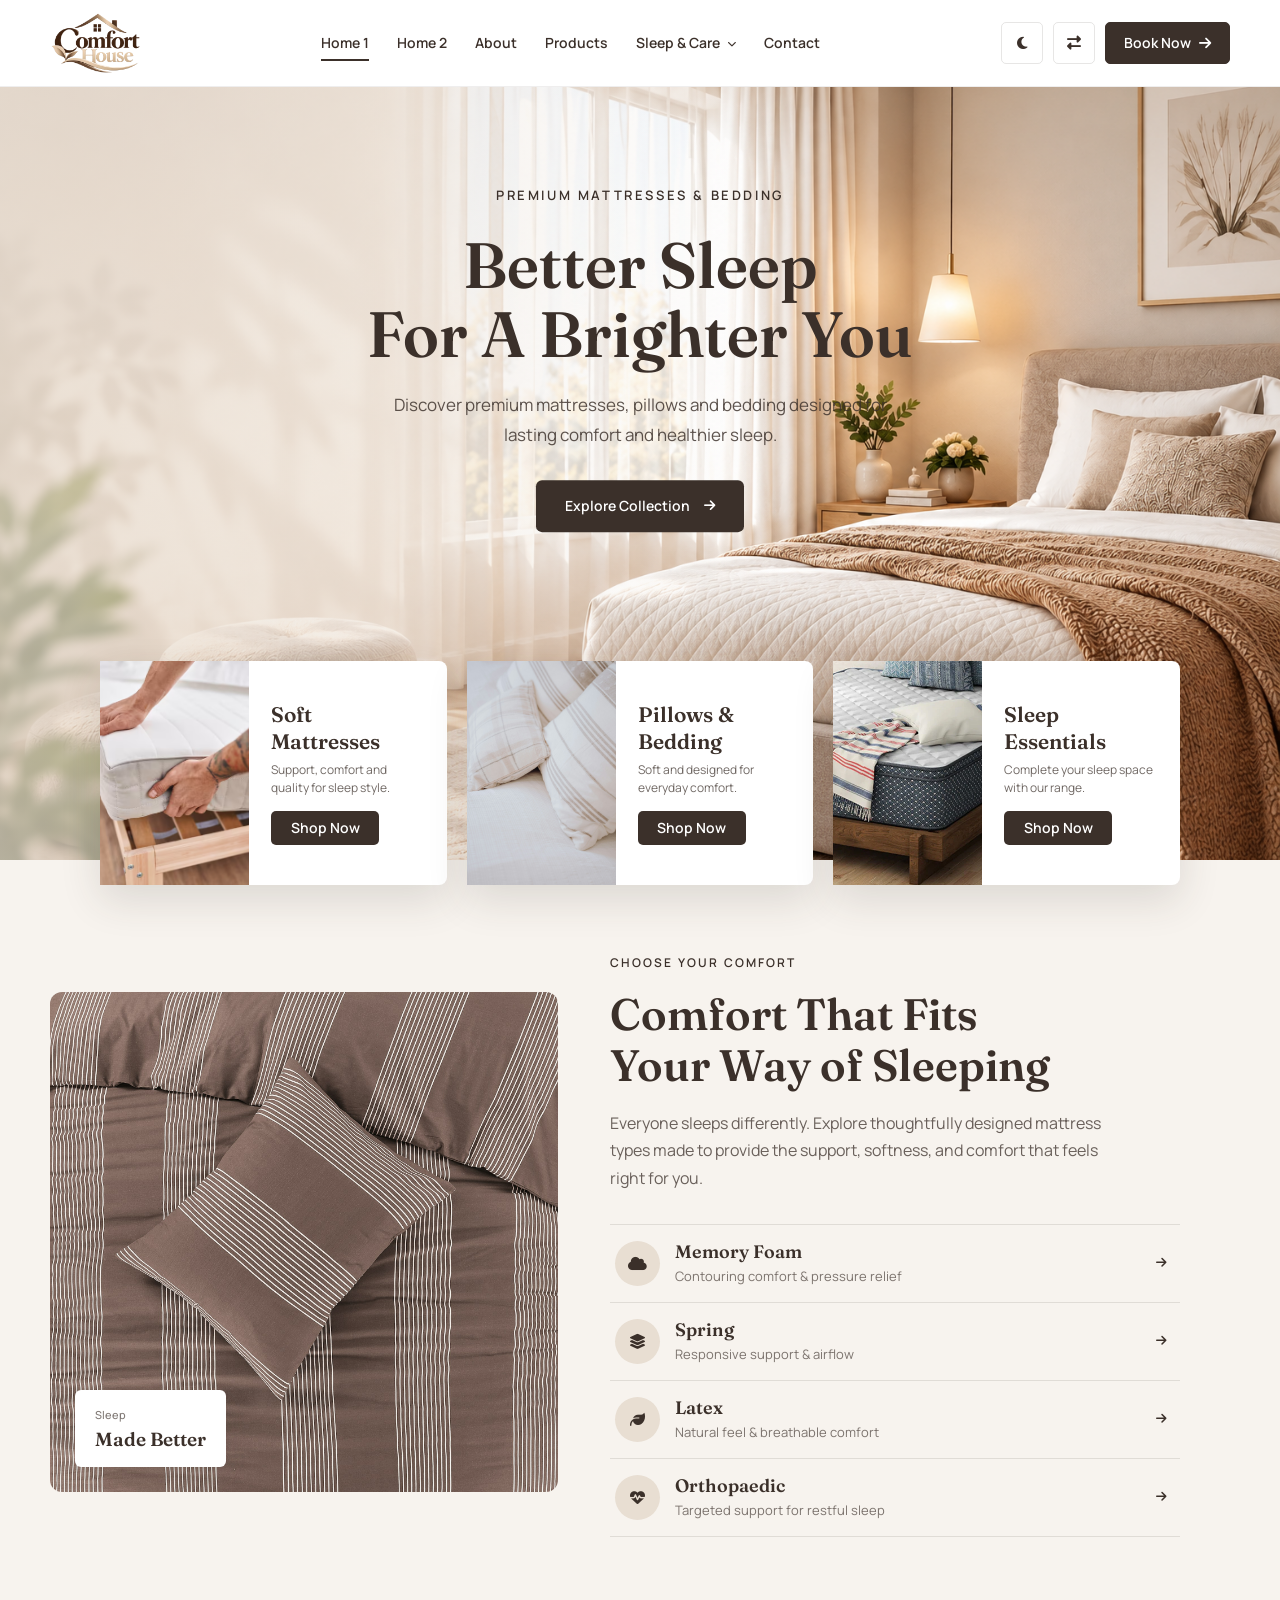
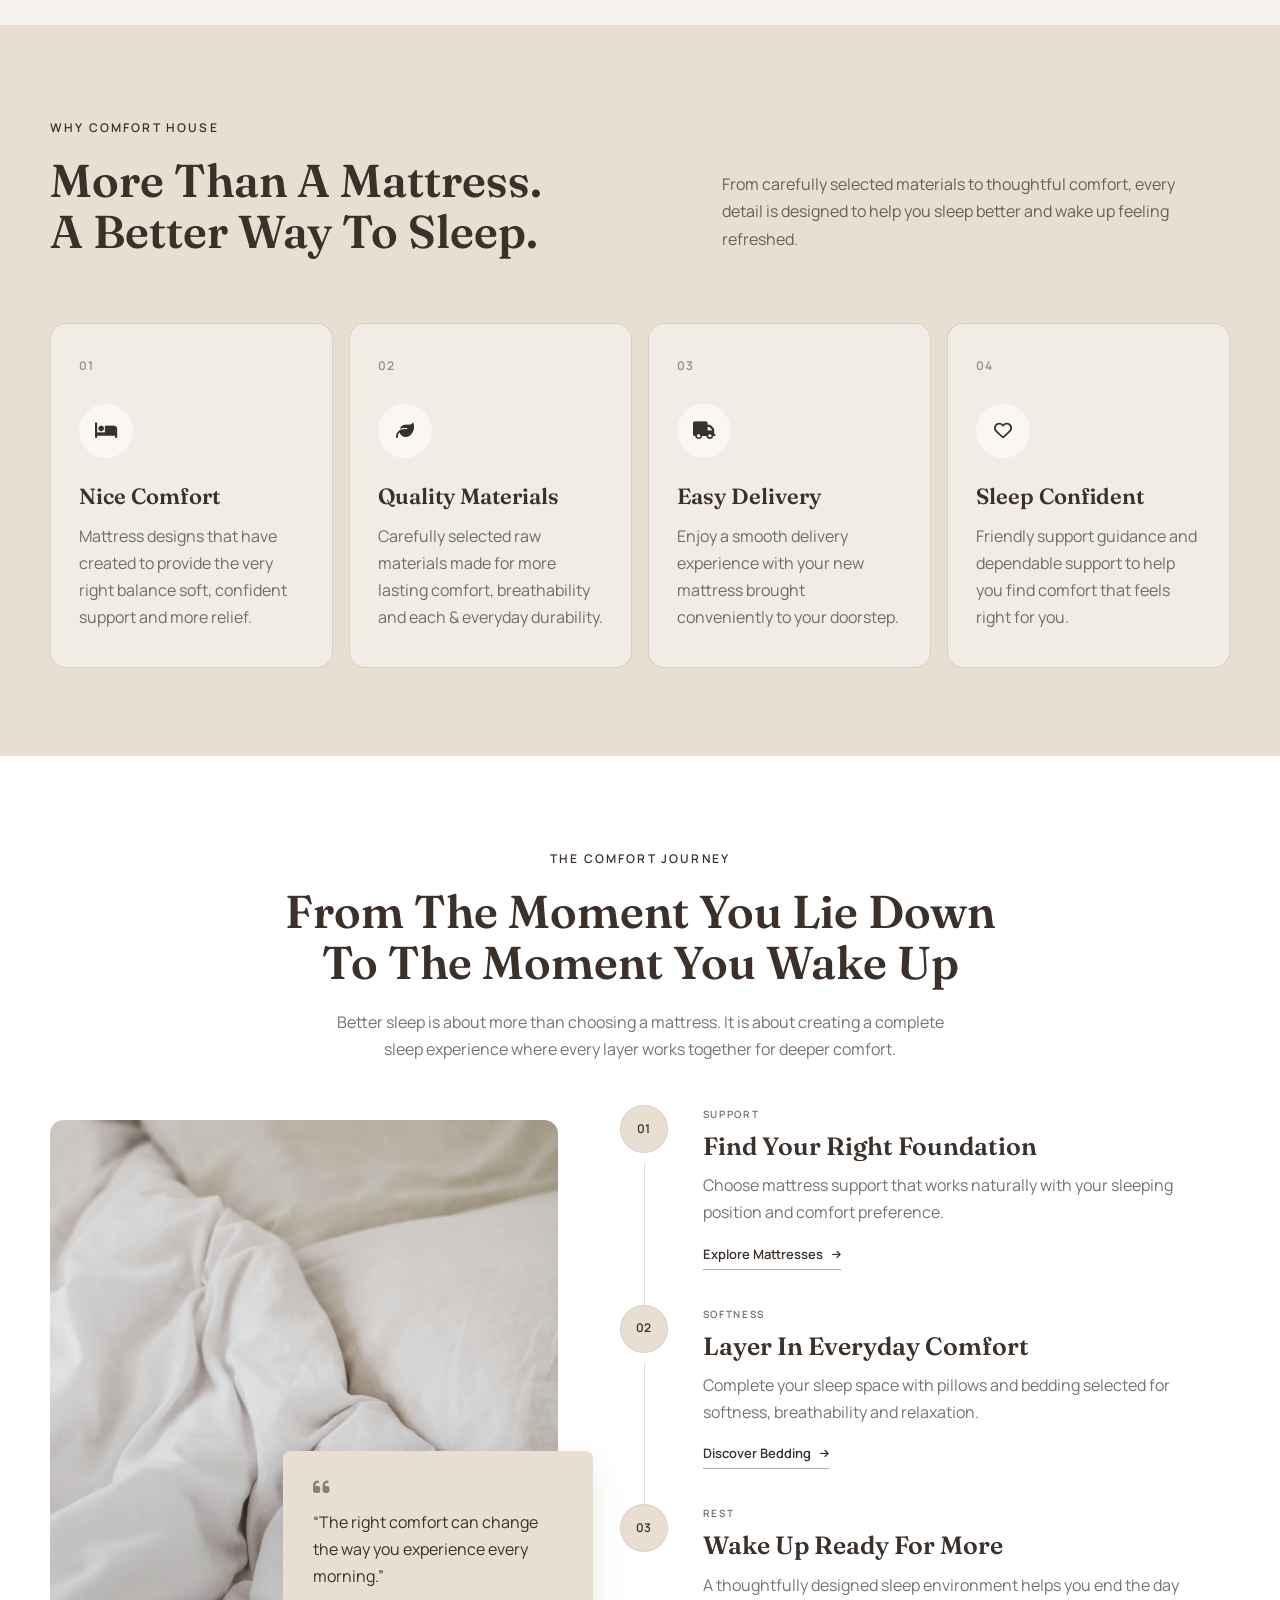
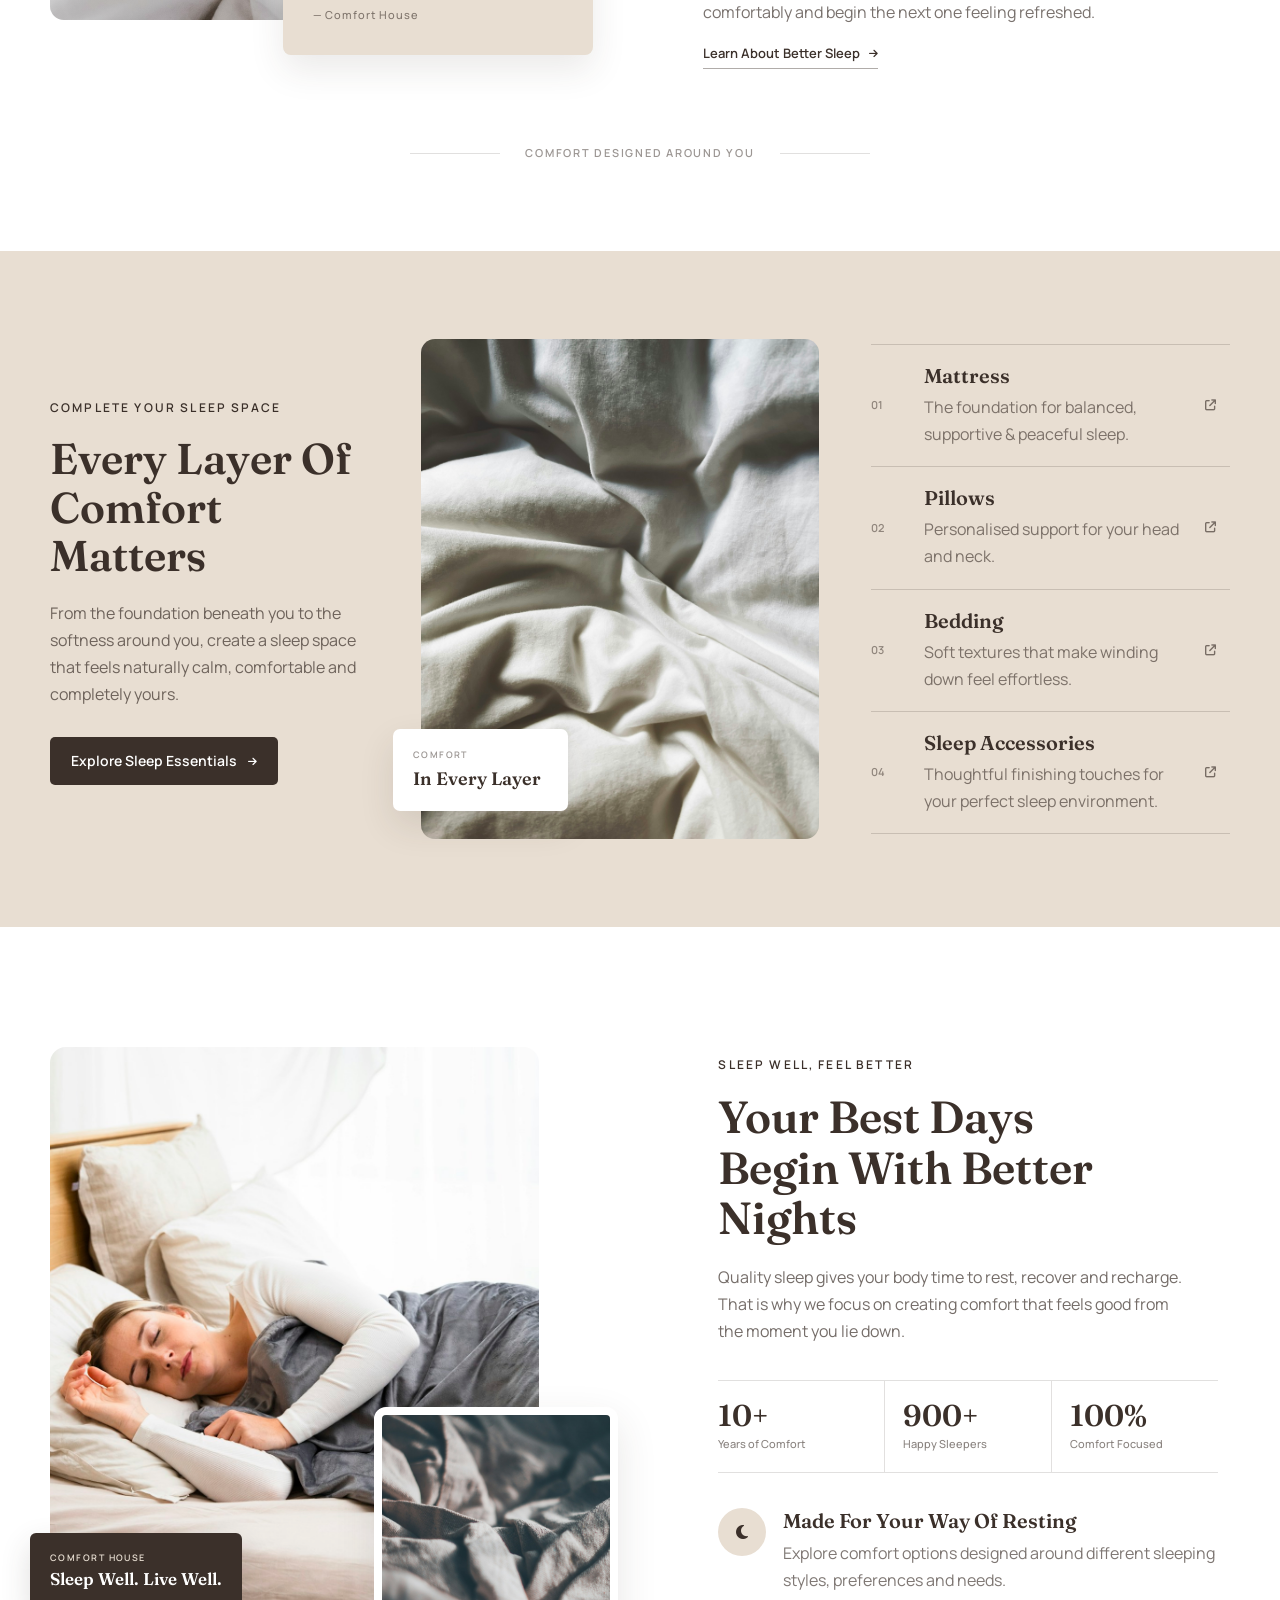
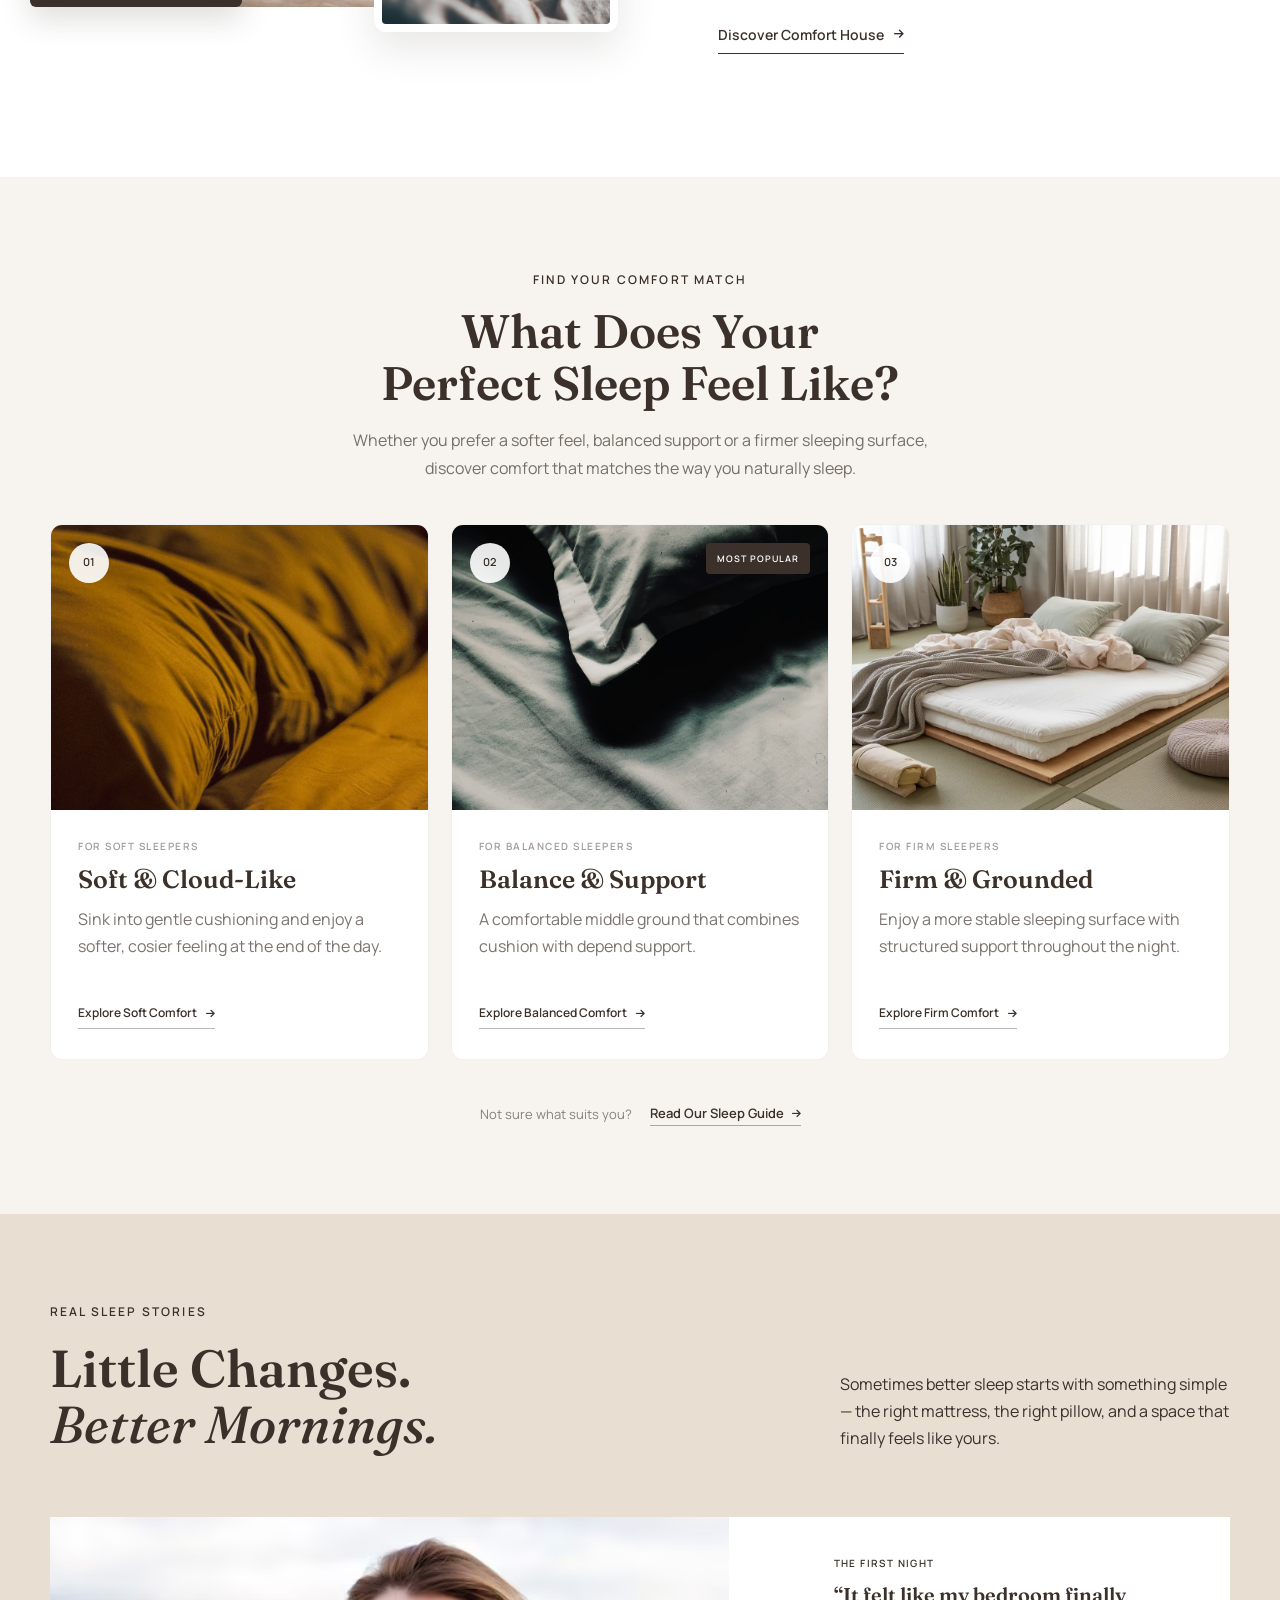
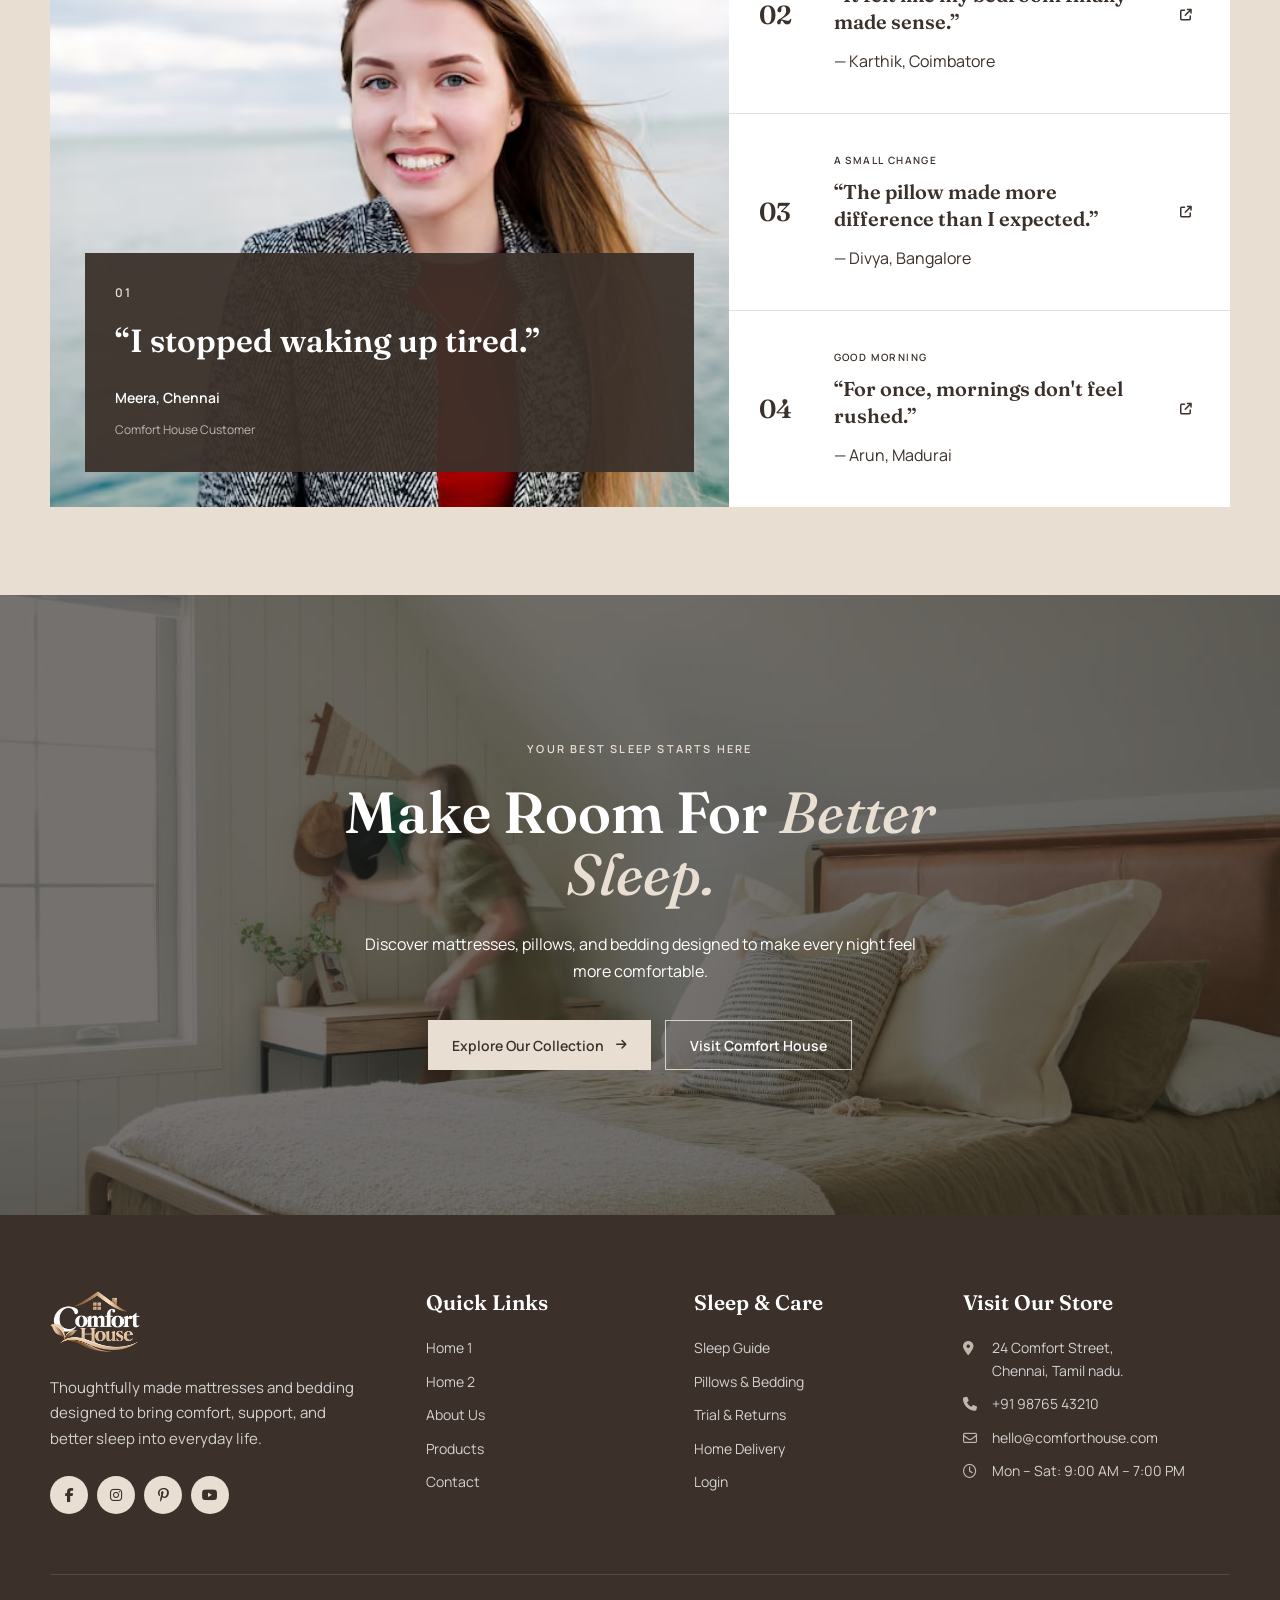
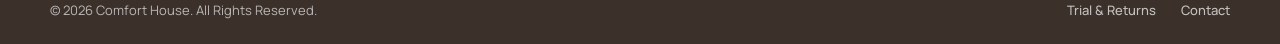
<file: index.html>
<!DOCTYPE html>
<html lang="en">

<head>
    <meta charset="UTF-8">
    <meta name="viewport" content="width=device-width, initial-scale=1.0">

    <title>Comfort House</title>

    <!-- Favicon -->
    <link rel="icon" type="image/png" href="images/logo.png">

    <!-- Google Fonts -->
    <link rel="preconnect" href="https://fonts.googleapis.com">
    <link rel="preconnect" href="https://fonts.gstatic.com" crossorigin>

    <link
        href="https://fonts.googleapis.com/css2?family=Fraunces:opsz,wght@9..144,500;9..144,600;9..144,700&family=Manrope:wght@400;500;600;700&display=swap"
        rel="stylesheet">

    <!-- Font Awesome -->
    <link rel="stylesheet" href="https://cdnjs.cloudflare.com/ajax/libs/font-awesome/6.7.2/css/all.min.css">

    <!-- Main CSS -->
    <link rel="stylesheet" href="css/style.css">
</head>

<body>


    <!-- =========================================
     Header
========================================= -->

    <header class="site-header">
        <div class="container">
            <div class="header-wrapper">

                <!-- Logo -->
                <a href="index.html" class="site-logo">
                    <img src="images/logo.png" alt="Comfort House">
                </a>


                <!-- Desktop Navigation -->
                <nav class="main-nav" aria-label="Main Navigation">

                    <ul class="nav-list">

                        <li>
                            <a href="index.html" class="active">Home 1</a>
                        </li>

                        <li>
                            <a href="home-2.html">Home 2</a>
                        </li>

                        <li>
                            <a href="about.html">About</a>
                        </li>

                        <li>
                            <a href="products.html">Products</a>
                        </li>

                        <li class="has-dropdown">
                            <a href="#" class="dropdown-toggle">
                                Sleep &amp; Care
                                <i class="fa-solid fa-chevron-down"></i>
                            </a>

                            <ul class="dropdown-menu">
                                <li>
                                    <a href="sleep-guide.html">Sleep Guide</a>
                                </li>

                                <li>
                                    <a href="pillows-bedding.html">
                                        Pillows &amp; Bedding
                                    </a>
                                </li>

                                <li>
                                    <a href="trial-returns.html">
                                        Trial Period &amp; Returns
                                    </a>
                                </li>

                                <li>
                                    <a href="home-delivery.html">
                                        Home Delivery
                                    </a>
                                </li>
                            </ul>
                        </li>

                        <li>
                            <a href="contact.html">Contact</a>
                        </li>

                    </ul>

                </nav>


                <!-- Desktop Actions -->
                <div class="header-actions">

                    <!-- Dark Mode -->
                    <button type="button" class="header-icon-btn theme-toggle" aria-label="Toggle dark mode"
                        title="Dark Mode">
                        <i class="fa-solid fa-moon"></i>
                    </button>

                    <!-- RTL -->
                    <button type="button" class="header-icon-btn rtl-toggle" aria-label="Toggle RTL mode"
                        title="RTL Mode">
                        <i class="fa-solid fa-right-left"></i>
                    </button>

                    <a href="booking.html" class="header-booking-btn">
                        Book Now
                        <i class="fa-solid fa-arrow-right"></i>
                    </a>

                </div>


                <!-- Mobile Menu Button -->
                <button type="button" class="menu-toggle" aria-label="Open menu" aria-expanded="false">
                    <i class="fa-solid fa-bars"></i>
                </button>

            </div>
        </div>


        <!-- Mobile Navigation -->
        <div class="mobile-menu">

            <div class="mobile-menu-inner">

                <nav class="mobile-nav" aria-label="Mobile Navigation">

                    <ul>

                        <li>
                            <a href="index.html">Home 1</a>
                        </li>

                        <li>
                            <a href="home-2.html">Home 2</a>
                        </li>

                        <li>
                            <a href="about.html">About</a>
                        </li>

                        <li>
                            <a href="products.html">Products</a>
                        </li>

                        <li class="mobile-dropdown">

                            <button type="button" class="mobile-dropdown-toggle" aria-expanded="false">
                                <span>Sleep &amp; Care</span>
                                <i class="fa-solid fa-chevron-down"></i>
                            </button>

                            <ul class="mobile-dropdown-menu">

                                <li>
                                    <a href="sleep-guide.html">
                                        Sleep Guide
                                    </a>
                                </li>

                                <li>
                                    <a href="pillows-bedding.html">
                                        Pillows &amp; Bedding
                                    </a>
                                </li>

                                <li>
                                    <a href="trial-returns.html">
                                        Trial Period &amp; Returns
                                    </a>
                                </li>

                                <li>
                                    <a href="home-delivery.html">
                                        Home Delivery
                                    </a>
                                </li>

                            </ul>

                        </li>

                        <li>
                            <a href="contact.html">Contact</a>
                        </li>

                    </ul>

                </nav>


                <!-- Mobile Actions -->
                <div class="mobile-actions">

                    <button type="button" class="mobile-action-btn theme-toggle">
                        <span>
                            <i class="fa-solid fa-moon"></i>
                            Dark Mode
                        </span>

                    </button>


                    <button type="button" class="mobile-action-btn rtl-toggle">
                        <span>
                            <i class="fa-solid fa-right-left"></i>
                            RTL Mode
                        </span>
                    </button>


                    <a href="booking.html" class="mobile-booking-btn">
                        Book Now
                        <i class="fa-solid fa-arrow-right"></i>
                    </a>
                </div>

            </div>

        </div>

    </header>


    <!-- =========================================
     Home 1 - Hero Section
========================================= -->

    <section class="home-hero">

        <div class="home-hero-image">
            <img src="images/home-hero.jpg" alt="Comfortable bedroom with premium mattress">
        </div>

        <div class="home-hero-overlay"></div>

        <div class="container">

            <!-- Hero Content -->
            <div class="home-hero-content">

                <span class="hero-eyebrow">
                    PREMIUM MATTRESSES &amp; BEDDING
                </span>

                <h1>
                    Better Sleep
                    <span>For A Brighter You</span>
                </h1>

                <p>
                    Discover premium mattresses, pillows and bedding
                    designed for lasting comfort and healthier sleep.
                </p>

                <a href="products.html" class="hero-btn">
                    Explore Collection
                    <i class="fa-solid fa-arrow-right"></i>
                </a>

            </div>


            <!-- Category Cards -->
            <div class="hero-cards">

                <!-- Card 01 -->
                <div class="hero-card">

                    <div class="hero-card-image">
                        <img src="images/h1.png" alt="Premium mattress">
                    </div>

                    <div class="hero-card-content">

                        <h3>Soft Mattresses</h3>

                        <p>
                            Support, comfort and quality for
                            sleep style.
                        </p>

                        <a href="products.html" class="hero-card-btn">
                            Shop Now
                        </a>

                    </div>

                </div>


                <!-- Card 02 -->
                <div class="hero-card">

                    <div class="hero-card-image">
                        <img src="images/pillows-card.png" alt="Pillows and bedding">
                    </div>

                    <div class="hero-card-content">

                        <h3>Pillows &amp; Bedding</h3>

                        <p>
                            Soft and designed for
                            everyday comfort.
                        </p>

                        <a href="pillows-bedding.html" class="hero-card-btn">
                            Shop Now
                        </a>

                    </div>

                </div>


                <!-- Card 03 -->
                <div class="hero-card">

                    <div class="hero-card-image">
                        <img src="images/h3.png" alt="Sleep essentials">
                    </div>

                    <div class="hero-card-content">

                        <h3>Sleep Essentials</h3>

                        <p>
                            Complete your sleep space with our range.
                        </p>

                        <a href="pillows-bedding.html" class="hero-card-btn">
                            Shop Now
                        </a>

                    </div>

                </div>

            </div>

        </div>

    </section>


    <!-- =========================================
     Section 2 - Find Your Perfect Comfort
========================================= -->

    <section class="comfort-section">

        <div class="container">

            <div class="comfort-wrapper">

                <!-- Image -->
                <div class="comfort-image">

                    <img src="images/comfort-mattress.jpg" alt="Premium mattress in a comfortable bedroom">

                    <div class="comfort-image-badge">
                        <span>Sleep</span>
                        <strong>Made Better</strong>
                    </div>

                </div>


                <!-- Content -->
                <div class="comfort-content">

                    <span class="section-tag">
                        CHOOSE YOUR COMFORT
                    </span>

                    <h2>
                        Comfort That Fits
                        <span>Your Way of Sleeping</span>
                    </h2>

                    <p>
                        Everyone sleeps differently. Explore thoughtfully
                        designed mattress types made to provide the support,
                        softness, and comfort that feels right for you.
                    </p>


                    <!-- Mattress Types -->

                    <div class="comfort-options">

                        <!-- Option 01 -->
                        <a href="products.html" class="comfort-option">

                            <div class="comfort-option-icon">
                                <i class="fa-solid fa-cloud"></i>
                            </div>

                            <div class="comfort-option-content">

                                <h3>Memory Foam</h3>

                                <span>
                                    Contouring comfort &amp; pressure relief
                                </span>

                            </div>

                            <i class="fa-solid fa-arrow-right comfort-arrow"></i>

                        </a>


                        <!-- Option 02 -->
                        <a href="products.html" class="comfort-option">

                            <div class="comfort-option-icon">
                                <i class="fa-solid fa-layer-group"></i>
                            </div>

                            <div class="comfort-option-content">

                                <h3>Spring</h3>

                                <span>
                                    Responsive support &amp; airflow
                                </span>

                            </div>

                            <i class="fa-solid fa-arrow-right comfort-arrow"></i>

                        </a>


                        <!-- Option 03 -->
                        <a href="products.html" class="comfort-option">

                            <div class="comfort-option-icon">
                                <i class="fa-solid fa-leaf"></i>
                            </div>

                            <div class="comfort-option-content">

                                <h3>Latex</h3>

                                <span>
                                    Natural feel &amp; breathable comfort
                                </span>

                            </div>

                            <i class="fa-solid fa-arrow-right comfort-arrow"></i>

                        </a>


                        <!-- Option 04 -->
                        <a href="products.html" class="comfort-option">

                            <div class="comfort-option-icon">
                                <i class="fa-solid fa-heart-pulse"></i>
                            </div>

                            <div class="comfort-option-content">

                                <h3>Orthopaedic</h3>

                                <span>
                                    Targeted support for restful sleep
                                </span>

                            </div>

                            <i class="fa-solid fa-arrow-right comfort-arrow"></i>

                        </a>

                    </div>

                </div>

            </div>

        </div>

    </section>

    <!-- =========================================
     Section 3 - Why Comfort House
========================================= -->

    <section class="why-comfort-section">

        <div class="container">

            <div class="why-comfort-header">

                <div class="why-comfort-title">

                    <span class="section-tag">
                        WHY COMFORT HOUSE
                    </span>

                    <h2>
                        More Than A Mattress.
                        <span>A Better Way To Sleep.</span>
                    </h2>

                </div>

                <p>
                    From carefully selected materials to thoughtful comfort,
                    every detail is designed to help you sleep better and
                    wake up feeling refreshed.
                </p>

            </div>


            <div class="why-comfort-grid">

                <!-- Benefit 01 -->
                <div class="why-comfort-card">

                    <div class="why-comfort-number">
                        01
                    </div>

                    <div class="why-comfort-icon">
                        <i class="fa-solid fa-bed"></i>
                    </div>

                    <h3>
                        Nice Comfort
                    </h3>

                    <p>
                        Mattress designs that have created to provide the very right balance soft, confident support and
                        more
                        relief.
                    </p>

                </div>


                <!-- Benefit 02 -->
                <div class="why-comfort-card">

                    <div class="why-comfort-number">
                        02
                    </div>

                    <div class="why-comfort-icon">
                        <i class="fa-solid fa-leaf"></i>
                    </div>

                    <h3>
                        Quality Materials
                    </h3>

                    <p>
                        Carefully selected raw materials made for more lasting comfort,
                        breathability and each & everyday durability.
                    </p>

                </div>


                <!-- Benefit 03 -->
                <div class="why-comfort-card">

                    <div class="why-comfort-number">
                        03
                    </div>

                    <div class="why-comfort-icon">
                        <i class="fa-solid fa-truck"></i>
                    </div>

                    <h3>
                        Easy Delivery
                    </h3>

                    <p>
                        Enjoy a smooth delivery experience with your new
                        mattress brought conveniently to your doorstep.
                    </p>

                </div>


                <!-- Benefit 04 -->
                <div class="why-comfort-card">

                    <div class="why-comfort-number">
                        04
                    </div>

                    <div class="why-comfort-icon">
                        <i class="fa-regular fa-heart"></i>
                    </div>

                    <h3>
                        Sleep Confident
                    </h3>

                    <p>
                        Friendly support guidance and dependable support to help you
                        find comfort that feels right for you.
                    </p>

                </div>

            </div>

        </div>

    </section>

    <!-- =========================================
     Section 3 - The Comfort Journey
========================================= -->

    <section class="sleep-journey-section">

        <div class="container">

            <!-- Section Intro -->
            <div class="sleep-journey-intro">

                <span class="section-tag">
                    THE COMFORT JOURNEY
                </span>

                <h2>
                    From The Moment You Lie Down
                    <span>To The Moment You Wake Up</span>
                </h2>

                <p>
                    Better sleep is about more than choosing a mattress.
                    It is about creating a complete sleep experience where
                    every layer works together for deeper comfort.
                </p>

            </div>


            <!-- Main Journey -->
            <div class="sleep-journey-main">


                <!-- Left Visual -->
                <div class="sleep-journey-visual">

                    <div class="sleep-journey-image">

                        <img src="images/sleep-journey.jpg" alt="Premium mattress and elegant bedroom">

                    </div>


                    <div class="sleep-journey-quote">

                        <i class="fa-solid fa-quote-left"></i>

                        <p>
                            “The right comfort can change the way
                            you experience every morning.”
                        </p>

                        <span>
                            — Comfort House
                        </span>

                    </div>

                </div>


                <!-- Right Journey Steps -->
                <div class="sleep-journey-content">


                    <!-- Step 01 -->
                    <div class="sleep-step">

                        <div class="sleep-step-number">
                            01
                        </div>

                        <div class="sleep-step-line"></div>

                        <div class="sleep-step-content">

                            <span>
                                SUPPORT
                            </span>

                            <h3>
                                Find Your Right Foundation
                            </h3>

                            <p>
                                Choose mattress support that works naturally
                                with your sleeping position and comfort preference.
                            </p>

                            <a href="products.html">
                                Explore Mattresses
                                <i class="fa-solid fa-arrow-right"></i>
                            </a>

                        </div>

                    </div>


                    <!-- Step 02 -->
                    <div class="sleep-step">

                        <div class="sleep-step-number">
                            02
                        </div>

                        <div class="sleep-step-line"></div>

                        <div class="sleep-step-content">

                            <span>
                                SOFTNESS
                            </span>

                            <h3>
                                Layer In Everyday Comfort
                            </h3>

                            <p>
                                Complete your sleep space with pillows and
                                bedding selected for softness, breathability
                                and relaxation.
                            </p>

                            <a href="pillows-bedding.html">
                                Discover Bedding
                                <i class="fa-solid fa-arrow-right"></i>
                            </a>

                        </div>

                    </div>


                    <!-- Step 03 -->
                    <div class="sleep-step">

                        <div class="sleep-step-number">
                            03
                        </div>

                        <div class="sleep-step-line"></div>

                        <div class="sleep-step-content">

                            <span>
                                REST
                            </span>

                            <h3>
                                Wake Up Ready For More
                            </h3>

                            <p>
                                A thoughtfully designed sleep environment helps
                                you end the day comfortably and begin the next
                                one feeling refreshed.
                            </p>

                            <a href="sleep-guide.html">
                                Learn About Better Sleep
                                <i class="fa-solid fa-arrow-right"></i>
                            </a>

                        </div>

                    </div>

                </div>

            </div>


            <!-- Bottom Statement -->
            <div class="sleep-journey-bottom">

                <div class="sleep-journey-bottom-line"></div>

                <span>
                    Comfort designed around you
                </span>

                <div class="sleep-journey-bottom-line"></div>

            </div>

        </div>

    </section>

    <!-- =========================================
     Section 4 - Complete Your Sleep Space
========================================= -->

    <section class="sleep-space-section">

        <div class="container">

            <div class="sleep-space-wrapper">

                <!-- Left Content -->
                <div class="sleep-space-content">

                    <span class="section-tag">
                        COMPLETE YOUR SLEEP SPACE
                    </span>

                    <h2>
                        Every Layer Of
                        <span>Comfort Matters</span>
                    </h2>

                    <p>
                        From the foundation beneath you to the softness around
                        you, create a sleep space that feels naturally calm,
                        comfortable and completely yours.
                    </p>

                    <a href="pillows-bedding.html" class="sleep-space-btn">
                        Explore Sleep Essentials
                        <i class="fa-solid fa-arrow-right"></i>
                    </a>

                </div>


                <!-- Center Image -->
                <div class="sleep-space-visual">

                    <div class="sleep-space-image">
                        <img src="images/sleep-space.jpg" alt="Premium bedding and comfortable sleep space">
                    </div>

                    <div class="sleep-space-badge">
                        <span>COMFORT</span>
                        <strong>In Every Layer</strong>
                    </div>

                </div>


                <!-- Right Categories -->
                <div class="sleep-space-list">

                    <a href="products.html" class="sleep-space-item">

                        <div class="sleep-space-item-number">
                            01
                        </div>

                        <div class="sleep-space-item-content">

                            <h3>
                                Mattress
                            </h3>

                            <p>
                                The foundation for balanced,
                                supportive & peaceful sleep.
                            </p>

                        </div>

                        <i class="fa-solid fa-arrow-up-right-from-square"></i>

                    </a>


                    <a href="pillows-bedding.html" class="sleep-space-item">

                        <div class="sleep-space-item-number">
                            02
                        </div>

                        <div class="sleep-space-item-content">

                            <h3>
                                Pillows
                            </h3>

                            <p>
                                Personalised support for your
                                head and neck.
                            </p>

                        </div>

                        <i class="fa-solid fa-arrow-up-right-from-square"></i>

                    </a>


                    <a href="pillows-bedding.html" class="sleep-space-item">

                        <div class="sleep-space-item-number">
                            03
                        </div>

                        <div class="sleep-space-item-content">

                            <h3>
                                Bedding
                            </h3>

                            <p>
                                Soft textures that make winding
                                down feel effortless.
                            </p>

                        </div>

                        <i class="fa-solid fa-arrow-up-right-from-square"></i>

                    </a>


                    <a href="pillows-bedding.html" class="sleep-space-item">

                        <div class="sleep-space-item-number">
                            04
                        </div>

                        <div class="sleep-space-item-content">

                            <h3>
                                Sleep Accessories
                            </h3>

                            <p>
                                Thoughtful finishing touches for
                                your perfect sleep environment.
                            </p>

                        </div>

                        <i class="fa-solid fa-arrow-up-right-from-square"></i>

                    </a>

                </div>

            </div>

        </div>

    </section>

    <!-- =========================================
     Section 5 - Sleep Better, Live Better
========================================= -->

    <section class="better-sleep-section">

        <div class="container">

            <div class="better-sleep-wrapper">

                <!-- Left Visual -->
                <div class="better-sleep-visual">

                    <div class="better-sleep-main-image">
                        <img src="images/better-sleep.jpg" alt="Peaceful bedroom with premium bedding">
                    </div>

                    <div class="better-sleep-small-image">
                        <img src="images/better-sleep-detail.jpg" alt="Soft premium bedding detail">
                    </div>

                    <div class="better-sleep-label">
                        <span>COMFORT HOUSE</span>
                        <strong>Sleep Well. Live Well.</strong>
                    </div>

                </div>


                <!-- Right Content -->
                <div class="better-sleep-content">

                    <span class="section-tag">
                        SLEEP WELL, FEEL BETTER
                    </span>

                    <h2>
                        Your Best Days
                        <span>Begin With Better Nights</span>
                    </h2>

                    <p>
                        Quality sleep gives your body time to rest, recover and
                        recharge. That is why we focus on creating comfort that
                        feels good from the moment you lie down.
                    </p>


                    <!-- Stats -->
                    <div class="better-sleep-stats">

                        <div class="better-sleep-stat">

                            <strong>
                                10+
                            </strong>

                            <span>
                                Years of
                                Comfort
                            </span>

                        </div>


                        <div class="better-sleep-stat">

                            <strong>
                                900+
                            </strong>

                            <span>
                                Happy
                                Sleepers
                            </span>

                        </div>


                        <div class="better-sleep-stat">

                            <strong>
                                100%
                            </strong>

                            <span>
                                Comfort
                                Focused
                            </span>

                        </div>

                    </div>


                    <!-- Feature -->
                    <div class="better-sleep-feature">

                        <div class="better-sleep-feature-icon">
                            <i class="fa-solid fa-moon"></i>
                        </div>

                        <div>

                            <h3>
                                Made For Your Way Of Resting
                            </h3>

                            <p>
                                Explore comfort options designed around
                                different sleeping styles, preferences and needs.
                            </p>

                        </div>

                    </div>


                    <a href="about.html" class="better-sleep-link">

                        Discover Comfort House

                        <i class="fa-solid fa-arrow-right"></i>

                    </a>

                </div>

            </div>

        </div>

    </section>

    <!-- =========================================
     Section 6 - Find Your Sleep Match
========================================= -->

    <section class="sleep-match-section">

        <div class="container">

            <div class="sleep-match-heading">

                <span class="section-tag">
                    FIND YOUR COMFORT MATCH
                </span>

                <h2>
                    What Does Your
                    <span>Perfect Sleep Feel Like?</span>
                </h2>

                <p>
                    Whether you prefer a softer feel, balanced support or a
                    firmer sleeping surface, discover comfort that matches
                    the way you naturally sleep.
                </p>

            </div>


            <div class="sleep-match-grid">


                <!-- Match 01 -->
                <a href="products.html" class="sleep-match-card">

                    <div class="sleep-match-image">

                        <img src="images/soft-comfort.jpg" alt="Soft comfortable bedding">

                        <span class="sleep-match-number">
                            01
                        </span>

                    </div>

                    <div class="sleep-match-content">

                        <span class="sleep-match-label">
                            FOR SOFT SLEEPERS
                        </span>

                        <h3>
                            Soft &amp; Cloud-Like
                        </h3>

                        <p>
                            Sink into gentle cushioning and enjoy a softer,
                            cosier feeling at the end of the day.
                        </p>

                        <span class="sleep-match-link">
                            Explore Soft Comfort
                            <i class="fa-solid fa-arrow-right"></i>
                        </span>

                    </div>

                </a>


                <!-- Match 02 -->
                <a href="products.html" class="sleep-match-card">

                    <div class="sleep-match-image">

                        <img src="images/balanced-comfort.jpg" alt="Balanced mattress comfort">

                        <span class="sleep-match-number">
                            02
                        </span>

                        <span class="sleep-match-popular">
                            MOST POPULAR
                        </span>

                    </div>

                    <div class="sleep-match-content">

                        <span class="sleep-match-label">
                            FOR BALANCED SLEEPERS
                        </span>

                        <h3>
                            Balance &amp; Support
                        </h3>

                        <p>
                            A comfortable middle ground that combines
                            cushion with depend support.
                        </p>

                        <span class="sleep-match-link">
                            Explore Balanced Comfort
                            <i class="fa-solid fa-arrow-right"></i>
                        </span>

                    </div>

                </a>


                <!-- Match 03 -->
                <a href="products.html" class="sleep-match-card">

                    <div class="sleep-match-image">

                        <img src="images/f-comfort.jpg" alt="Firm supportive mattress">

                        <span class="sleep-match-number">
                            03
                        </span>

                    </div>

                    <div class="sleep-match-content">

                        <span class="sleep-match-label">
                            FOR FIRM SLEEPERS
                        </span>

                        <h3>
                            Firm &amp; Grounded
                        </h3>

                        <p>
                            Enjoy a more stable sleeping surface with
                            structured support throughout the night.
                        </p>

                        <span class="sleep-match-link">
                            Explore Firm Comfort
                            <i class="fa-solid fa-arrow-right"></i>
                        </span>

                    </div>

                </a>

            </div>


            <div class="sleep-match-footer">

                <span>
                    Not sure what suits you?
                </span>

                <a href="sleep-guide.html">
                    Read Our Sleep Guide
                    <i class="fa-solid fa-arrow-right"></i>
                </a>

            </div>

        </div>

    </section>

    <!-- =========================
     SECTION 7 - SLEEP STORIES
========================= -->
    <section class="sleep-stories-section">
        <div class="container">

            <div class="sleep-stories-header">
                <div>
                    <span class="sleep-stories-label">REAL SLEEP STORIES</span>

                    <h2>
                        Little Changes.<br>
                        <em>Better Mornings.</em>
                    </h2>
                </div>

                <p>
                    Sometimes better sleep starts with something simple —
                    the right mattress, the right pillow, and a space that
                    finally feels like yours.
                </p>
            </div>


            <div class="sleep-story-feature">

                <!-- Main Story -->
                <div class="sleep-story-main">

                    <div class="sleep-story-image">
                        <img src="images/person.jpg" alt="Comfort House customer relaxing in bedroom">
                    </div>

                    <div class="sleep-story-overlay">
                        <span>01</span>

                        <h3>
                            “I stopped waking up
                            tired.”
                        </h3>

                        <div class="sleep-story-person">
                            <strong>Meera, Chennai</strong>
                            <span>Comfort House Customer</span>
                        </div>
                    </div>

                </div>


                <!-- Side Stories -->
                <div class="sleep-story-side">

                    <div class="sleep-mini-story">
                        <div class="sleep-mini-number">02</div>

                        <div class="sleep-mini-content">
                            <span>THE FIRST NIGHT</span>

                            <h4>
                                “It felt like my
                                bedroom finally made sense.”
                            </h4>

                            <p>— Karthik, Coimbatore</p>
                        </div>

                        <i class="fa-solid fa-arrow-up-right-from-square"></i>
                    </div>


                    <div class="sleep-mini-story">
                        <div class="sleep-mini-number">03</div>

                        <div class="sleep-mini-content">
                            <span>A SMALL CHANGE</span>

                            <h4>
                                “The pillow made
                                more difference than I expected.”
                            </h4>

                            <p>— Divya, Bangalore</p>
                        </div>

                        <i class="fa-solid fa-arrow-up-right-from-square"></i>
                    </div>


                    <div class="sleep-mini-story">
                        <div class="sleep-mini-number">04</div>

                        <div class="sleep-mini-content">
                            <span>GOOD MORNING</span>

                            <h4>
                                “For once, mornings
                                don't feel rushed.”
                            </h4>

                            <p>— Arun, Madurai</p>
                        </div>

                        <i class="fa-solid fa-arrow-up-right-from-square"></i>
                    </div>

                </div>

            </div>

        </div>
    </section>

    <!-- =========================
     SECTION 8 - FINAL CTA
========================= -->
    <section class="comfort-cta-section">

        <div class="comfort-cta-overlay"></div>

        <div class="comfort-cta-content">

            <span class="comfort-cta-label">YOUR BEST SLEEP STARTS HERE</span>

            <h2>
                Make Room For
                <em>Better Sleep.</em>
            </h2>

            <p>
                Discover mattresses, pillows, and bedding designed
                to make every night feel more comfortable.
            </p>

            <div class="comfort-cta-buttons">
                <a href="#" class="comfort-cta-primary">
                    Explore Our Collection
                    <i class="fa-solid fa-arrow-right"></i>
                </a>

                <a href="#" class="comfort-cta-secondary">
                    Visit Comfort House
                </a>
            </div>

        </div>

    </section>

    <!-- =========================================
     Footer
========================================= -->

    <footer class="site-footer">

        <div class="container">

            <div class="footer-top">

                <!-- Brand -->
                <div class="footer-brand">

                    <a href="index.html" class="footer-logo">
                        <img src="images/logo-white.png" alt="Comfort House">
                    </a>

                    <p>
                        Thoughtfully made mattresses and bedding designed
                        to bring comfort, support, and better sleep into
                        everyday life.
                    </p>

                    <div class="footer-socials">

                        <a href="#" aria-label="Facebook">
                            <i class="fa-brands fa-facebook-f"></i>
                        </a>

                        <a href="#" aria-label="Instagram">
                            <i class="fa-brands fa-instagram"></i>
                        </a>

                        <a href="#" aria-label="Pinterest">
                            <i class="fa-brands fa-pinterest-p"></i>
                        </a>

                        <a href="#" aria-label="YouTube">
                            <i class="fa-brands fa-youtube"></i>
                        </a>

                    </div>

                </div>


                <!-- Quick Links -->
                <div class="footer-column">

                    <h3>Quick Links</h3>

                    <ul>
                        <li>
                            <a href="home-1.html">Home 1</a>
                        </li>

                        <li>
                            <a href="home-2.html">Home 2</a>
                        </li>

                        <li>
                            <a href="about.html">About Us</a>
                        </li>

                        <li>
                            <a href="products.html">Products</a>
                        </li>

                        <li>
                            <a href="contact.html">Contact</a>
                        </li>
                    </ul>

                </div>


                <!-- Sleep & Care -->
                <div class="footer-column">

                    <h3>Sleep &amp; Care</h3>

                    <ul>
                        <li>
                            <a href="sleep-guide.html">Sleep Guide</a>
                        </li>

                        <li>
                            <a href="pillows-bedding.html">
                                Pillows &amp; Bedding
                            </a>
                        </li>

                        <li>
                            <a href="trial-returns.html">
                                Trial &amp; Returns
                            </a>
                        </li>

                        <li>
                            <a href="home-delivery.html">
                                Home Delivery
                            </a>
                        </li>

                        <li>
                            <a href="login.html">Login</a>
                        </li>
                    </ul>

                </div>


                <!-- Contact -->
                <div class="footer-column footer-contact">

                    <h3>Visit Our Store</h3>

                    <ul>

                        <li>
                            <i class="fa-solid fa-location-dot"></i>
                            <span>
                                24 Comfort Street,<br>
                                Chennai, Tamil nadu.
                            </span>
                        </li>

                        <li>
                            <i class="fa-solid fa-phone"></i>
                            <a href="tel:+919876543210">
                                +91 98765 43210
                            </a>
                        </li>

                        <li>
                            <i class="fa-regular fa-envelope"></i>
                            <a href="mailto:hello@comforthouse.com">
                                hello@comforthouse.com
                            </a>
                        </li>

                        <li>
                            <i class="fa-regular fa-clock"></i>
                            <span>
                                Mon – Sat: 9:00 AM – 7:00 PM
                            </span>
                        </li>

                    </ul>

                </div>

            </div>


            <!-- Footer Bottom -->
            <div class="footer-bottom">

                <p>
                    © 2026 Comfort House. All Rights Reserved.
                </p>

                <div class="footer-bottom-links">

                    <a href="trial-returns.html">
                        Trial &amp; Returns
                    </a>

                    <a href="contact.html">
                        Contact
                    </a>

                </div>

            </div>

        </div>

    </footer>

    <!-- Scroll To Top -->
    <button type="button" class="scroll-top" aria-label="Scroll to top">
        <i class="fa-solid fa-arrow-up"></i>
    </button>

    <script src="js/main.js"></script>

</body>

</html>
</file>
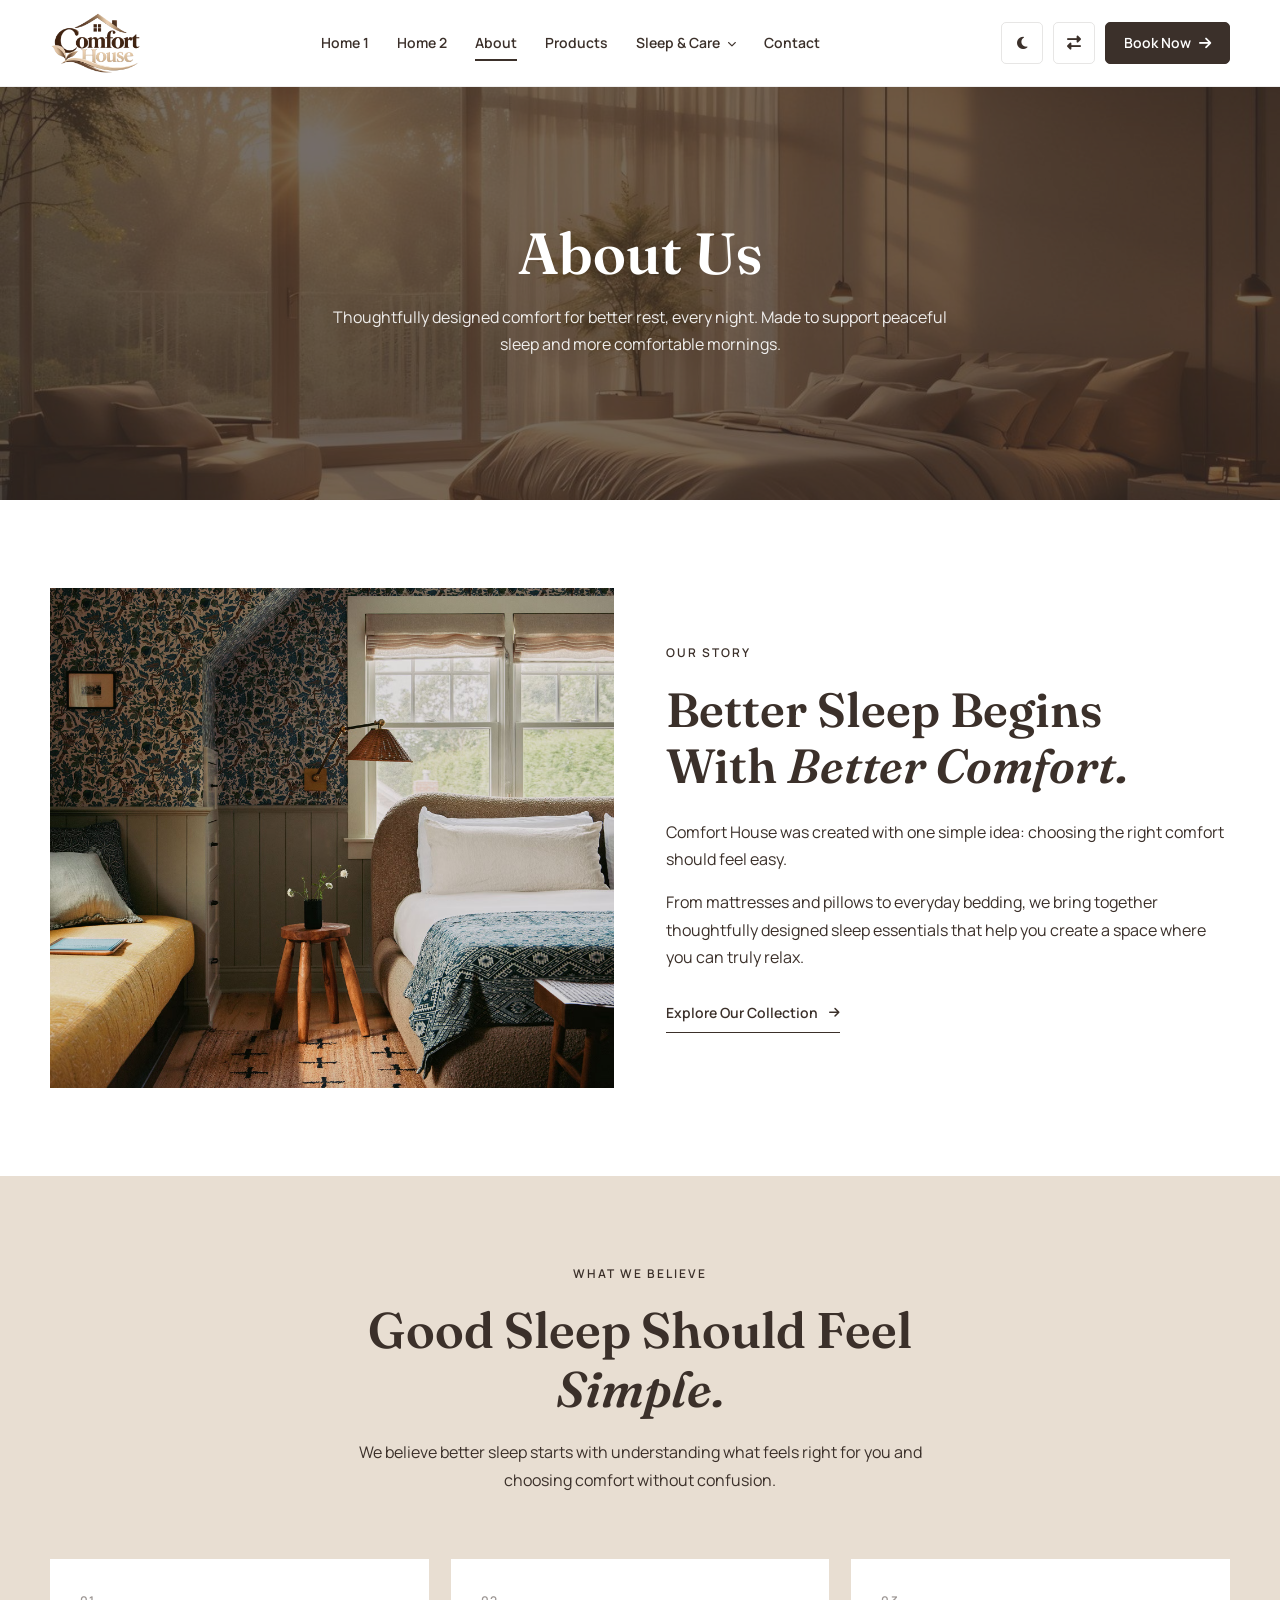
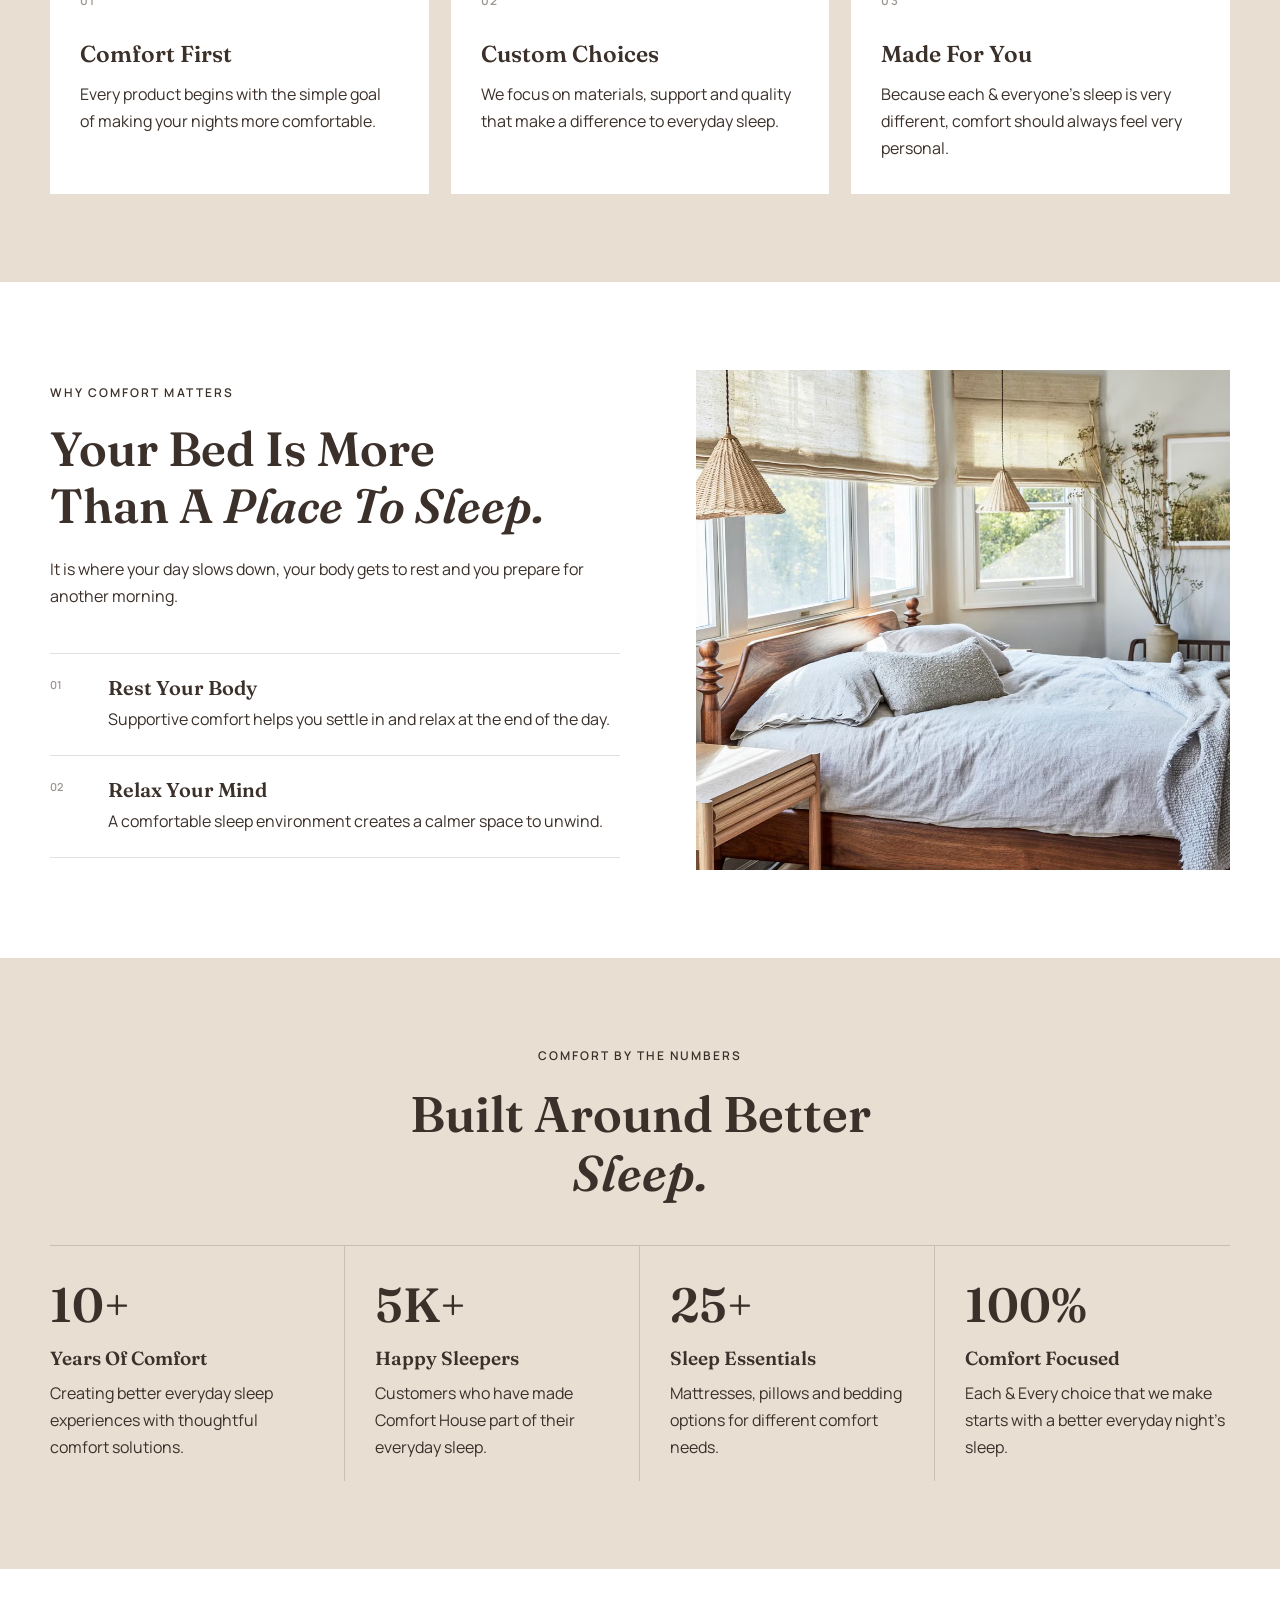
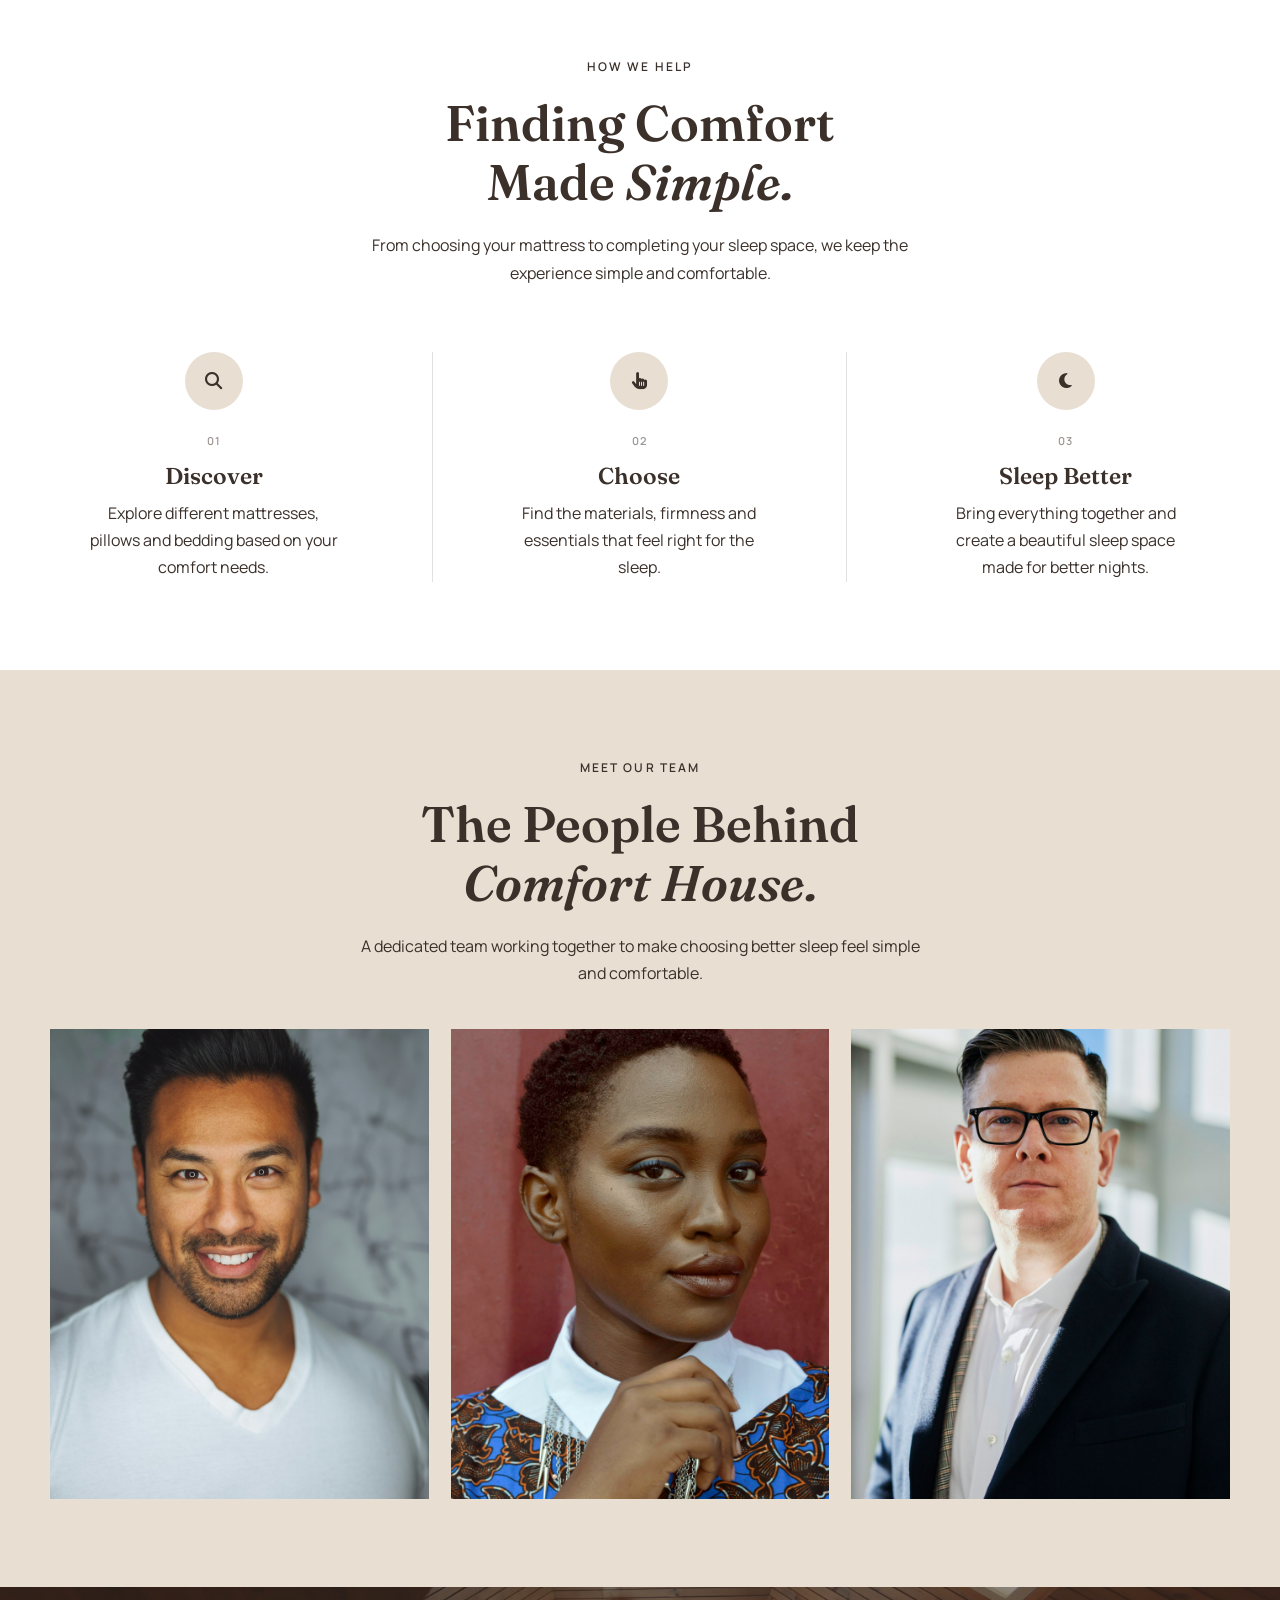
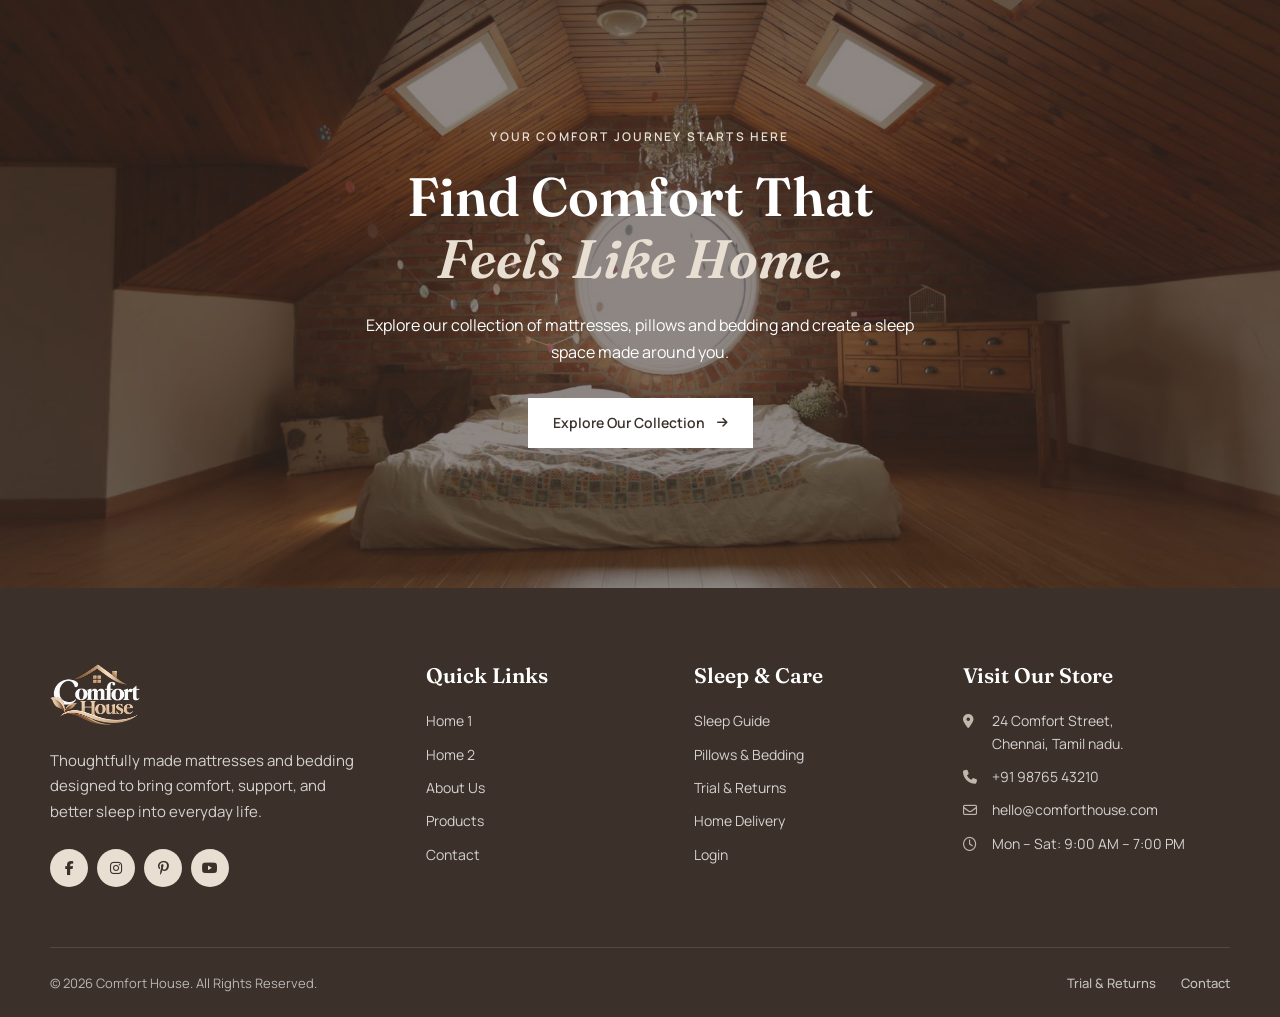
<file: about.html>
<!DOCTYPE html>
<html lang="en">

<head>
    <meta charset="UTF-8">
    <meta name="viewport" content="width=device-width, initial-scale=1.0">

    <title>Comfort House</title>

    <!-- Favicon -->
    <link rel="icon" type="image/png" href="images/logo.png">

    <!-- Google Fonts -->
    <link rel="preconnect" href="https://fonts.googleapis.com">
    <link rel="preconnect" href="https://fonts.gstatic.com" crossorigin>

    <link
        href="https://fonts.googleapis.com/css2?family=Fraunces:opsz,wght@9..144,500;9..144,600;9..144,700&family=Manrope:wght@400;500;600;700&display=swap"
        rel="stylesheet">

    <!-- Font Awesome -->
    <link rel="stylesheet" href="https://cdnjs.cloudflare.com/ajax/libs/font-awesome/6.7.2/css/all.min.css">

    <!-- Main CSS -->
    <link rel="stylesheet" href="css/style.css">
</head>

<body>


    <!-- =========================================
     Header
========================================= -->

    <header class="site-header">
        <div class="container">
            <div class="header-wrapper">

                <!-- Logo -->
                <a href="index.html" class="site-logo">
                    <img src="images/logo.png" alt="Comfort House">
                </a>


                <!-- Desktop Navigation -->
                <nav class="main-nav" aria-label="Main Navigation">

                    <ul class="nav-list">

                        <li>
                            <a href="index.html">Home 1</a>
                        </li>

                        <li>
                            <a href="home-2.html">Home 2</a>
                        </li>

                        <li>
                            <a href="about.html" class="active">About</a>
                        </li>

                        <li>
                            <a href="products.html">Products</a>
                        </li>

                        <li class="has-dropdown">
                            <a href="#" class="dropdown-toggle">
                                Sleep &amp; Care
                                <i class="fa-solid fa-chevron-down"></i>
                            </a>

                            <ul class="dropdown-menu">
                                <li>
                                    <a href="sleep-guide.html">Sleep Guide</a>
                                </li>

                                <li>
                                    <a href="pillows-bedding.html">
                                        Pillows &amp; Bedding
                                    </a>
                                </li>

                                <li>
                                    <a href="trial-returns.html">
                                        Trial Period &amp; Returns
                                    </a>
                                </li>

                                <li>
                                    <a href="home-delivery.html">
                                        Home Delivery
                                    </a>
                                </li>
                            </ul>
                        </li>

                        <li>
                            <a href="contact.html">Contact</a>
                        </li>

                    </ul>

                </nav>


                <!-- Desktop Actions -->
                <div class="header-actions">

                    <!-- Dark Mode -->
                    <button type="button" class="header-icon-btn theme-toggle" aria-label="Toggle dark mode"
                        title="Dark Mode">
                        <i class="fa-solid fa-moon"></i>
                    </button>

                    <!-- RTL -->
                    <button type="button" class="header-icon-btn rtl-toggle" aria-label="Toggle RTL mode"
                        title="RTL Mode">
                        <i class="fa-solid fa-right-left"></i>
                    </button>

                    <a href="booking.html" class="header-booking-btn">
                        Book Now
                        <i class="fa-solid fa-arrow-right"></i>
                    </a>

                </div>


                <!-- Mobile Menu Button -->
                <button type="button" class="menu-toggle" aria-label="Open menu" aria-expanded="false">
                    <i class="fa-solid fa-bars"></i>
                </button>

            </div>
        </div>


        <!-- Mobile Navigation -->
        <div class="mobile-menu">

            <div class="mobile-menu-inner">

                <nav class="mobile-nav" aria-label="Mobile Navigation">

                    <ul>

                        <li>
                            <a href="index.html">Home 1</a>
                        </li>

                        <li>
                            <a href="home-2.html">Home 2</a>
                        </li>

                        <li>
                            <a href="about.html">About</a>
                        </li>

                        <li>
                            <a href="products.html">Products</a>
                        </li>

                        <li class="mobile-dropdown">

                            <button type="button" class="mobile-dropdown-toggle" aria-expanded="false">
                                <span>Sleep &amp; Care</span>
                                <i class="fa-solid fa-chevron-down"></i>
                            </button>

                            <ul class="mobile-dropdown-menu">

                                <li>
                                    <a href="sleep-guide.html">
                                        Sleep Guide
                                    </a>
                                </li>

                                <li>
                                    <a href="pillows-bedding.html">
                                        Pillows &amp; Bedding
                                    </a>
                                </li>

                                <li>
                                    <a href="trial-returns.html">
                                        Trial Period &amp; Returns
                                    </a>
                                </li>

                                <li>
                                    <a href="home-delivery.html">
                                        Home Delivery
                                    </a>
                                </li>

                            </ul>

                        </li>

                        <li>
                            <a href="contact.html">Contact</a>
                        </li>

                    </ul>

                </nav>


                <!-- Mobile Actions -->
                <div class="mobile-actions">

                    <button type="button" class="mobile-action-btn theme-toggle">
                        <span>
                            <i class="fa-solid fa-moon"></i>
                            Dark Mode
                        </span>

                    </button>


                    <button type="button" class="mobile-action-btn rtl-toggle">
                        <span>
                            <i class="fa-solid fa-right-left"></i>
                            RTL Mode
                        </span>
                    </button>


                    <a href="booking.html" class="mobile-booking-btn">
                        Book Now
                        <i class="fa-solid fa-arrow-right"></i>
                    </a>

                </div>

            </div>

        </div>

    </header>

    <!-- =========================
     INNER PAGE HERO
========================= -->
    <section class="inner-page-hero about-banner">

        <div class="inner-page-hero-overlay"></div>

        <div class="inner-page-hero-content">
            <h1>About Us</h1>
            <p>Thoughtfully designed comfort for better rest, every night. Made to support peaceful sleep and more
                comfortable mornings.</p>
        </div>

    </section>


    <section class="about-story-section">
        <div class="container">

            <div class="about-story-wrapper">

                <div class="about-story-image">
                    <img src="images/about-story.jpg" alt="Comfort House bedroom">
                </div>

                <div class="about-story-content">

                    <span class="about-story-label">
                        OUR STORY
                    </span>

                    <h2>
                        Better Sleep Begins<br>
                        With <em>Better Comfort.</em>
                    </h2>

                    <p>
                        Comfort House was created with one simple idea:
                        choosing the right comfort should feel easy.
                    </p>

                    <p>
                        From mattresses and pillows to everyday bedding,
                        we bring together thoughtfully designed sleep
                        essentials that help you create a space where
                        you can truly relax.
                    </p>

                    <a href="#" class="about-story-link">
                        Explore Our Collection
                        <i class="fa-solid fa-arrow-right"></i>
                    </a>

                </div>

            </div>

        </div>
    </section>

    <section class="about-beliefs-section">
        <div class="container">

            <div class="about-beliefs-heading">
                <span class="about-beliefs-label">WHAT WE BELIEVE</span>

                <h2>
                    Good Sleep Should Feel<br>
                    <em>Simple.</em>
                </h2>

                <p>
                    We believe better sleep starts with understanding what
                    feels right for you and choosing comfort without confusion.
                </p>
            </div>

            <div class="about-beliefs-grid">

                <div class="about-belief-item">
                    <span class="about-belief-number">01</span>

                    <h3>Comfort First</h3>

                    <p>
                        Every product begins with the simple goal of making
                        your nights more comfortable.
                    </p>
                </div>

                <div class="about-belief-item">
                    <span class="about-belief-number">02</span>

                    <h3>Custom Choices</h3>

                    <p>
                        We focus on materials, support and quality that
                        make a difference to everyday sleep.
                    </p>
                </div>

                <div class="about-belief-item">
                    <span class="about-belief-number">03</span>

                    <h3>Made For You</h3>

                    <p>
                        Because each & everyone's sleep is very different, comfort
                        should always feel very personal.
                    </p>
                </div>

            </div>

        </div>
    </section>

    <section class="about-comfort-section">
        <div class="container">

            <div class="about-comfort-wrapper">

                <div class="about-comfort-content">

                    <span class="about-comfort-label">
                        WHY COMFORT MATTERS
                    </span>

                    <h2>
                        Your Bed Is More<br>
                        Than A <em>Place To Sleep.</em>
                    </h2>

                    <p>
                        It is where your day slows down, your body gets to
                        rest and you prepare for another morning.
                    </p>

                    <div class="about-comfort-points">

                        <div class="about-comfort-point">
                            <span>01</span>
                            <div>
                                <h3>Rest Your Body</h3>
                                <p>
                                    Supportive comfort helps you settle in
                                    and relax at the end of the day.
                                </p>
                            </div>
                        </div>

                        <div class="about-comfort-point">
                            <span>02</span>
                            <div>
                                <h3>Relax Your Mind</h3>
                                <p>
                                    A comfortable sleep environment creates
                                    a calmer space to unwind.
                                </p>
                            </div>
                        </div>

                    </div>

                </div>

                <div class="about-comfort-image">
                    <img src="images/about-comfort.jpg" alt="Comfortable bedroom">
                </div>

            </div>

        </div>
    </section>

    <section class="about-numbers-section">
        <div class="container">

            <div class="about-numbers-heading">
                <span class="about-numbers-label">COMFORT BY THE NUMBERS</span>

                <h2>
                    Built Around Better<br>
                    <em>Sleep.</em>
                </h2>
            </div>

            <div class="about-numbers-content">

                <div class="about-number-item">
                    <strong>10+</strong>
                    <h3>Years Of Comfort</h3>
                    <p>
                        Creating better everyday sleep experiences with thoughtful
                        comfort solutions.
                    </p>
                </div>

                <div class="about-number-item">
                    <strong>5K+</strong>
                    <h3>Happy Sleepers</h3>
                    <p>
                        Customers who have made Comfort House part of
                        their everyday sleep.
                    </p>
                </div>

                <div class="about-number-item">
                    <strong>25+</strong>
                    <h3>Sleep Essentials</h3>
                    <p>
                        Mattresses, pillows and bedding options for
                        different comfort needs.
                    </p>
                </div>

                <div class="about-number-item">
                    <strong>100%</strong>
                    <h3>Comfort Focused</h3>
                    <p>
                        Each & Every choice that we make starts with a better everyday
                        night's sleep.
                    </p>
                </div>

            </div>

        </div>
    </section>


    <section class="about-process-section">
        <div class="container">

            <div class="about-process-heading">
                <span class="about-process-label">HOW WE HELP</span>

                <h2>
                    Finding Comfort<br>
                    Made <em>Simple.</em>
                </h2>

                <p>
                    From choosing your mattress to completing your sleep space,
                    we keep the experience simple and comfortable.
                </p>
            </div>

            <div class="about-process-steps">

                <div class="about-process-step">
                    <div class="about-process-icon">
                        <i class="fa-solid fa-magnifying-glass"></i>
                    </div>

                    <span>01</span>

                    <h3>Discover</h3>

                    <p>
                        Explore different mattresses, pillows and bedding
                        based on your comfort needs.
                    </p>
                </div>

                <div class="about-process-step">
                    <div class="about-process-icon">
                        <i class="fa-solid fa-hand-pointer"></i>
                    </div>

                    <span>02</span>

                    <h3>Choose</h3>

                    <p>
                        Find the materials, firmness and essentials that
                        feel right for the sleep.
                    </p>
                </div>

                <div class="about-process-step">
                    <div class="about-process-icon">
                        <i class="fa-solid fa-moon"></i>
                    </div>

                    <span>03</span>

                    <h3>Sleep Better</h3>

                    <p>
                        Bring everything together and create a beautiful sleep space
                        made for better nights.
                    </p>
                </div>

            </div>

        </div>
    </section>

    <section class="about-team-section">
        <div class="container">

            <div class="about-team-heading">
                <span class="about-team-label">MEET OUR TEAM</span>

                <h2>
                    The People Behind<br>
                    <em>Comfort House.</em>
                </h2>

                <p>
                    A dedicated team working together to make choosing better
                    sleep feel simple and comfortable.
                </p>
            </div>

            <div class="about-team-grid">

                <div class="about-team-member">
                    <img src="images/team-01.jpg" alt="Arun Kumar">

                    <div class="about-team-overlay">
                        <div class="about-team-info">
                            <h3>Arun Kumar</h3>
                            <span>Founder & Director</span>

                            <div class="about-team-socials">
                                <a href="#" aria-label="Facebook">
                                    <i class="fa-brands fa-facebook-f"></i>
                                </a>

                                <a href="#" aria-label="Instagram">
                                    <i class="fa-brands fa-instagram"></i>
                                </a>

                                <a href="#" aria-label="LinkedIn">
                                    <i class="fa-brands fa-linkedin-in"></i>
                                </a>
                            </div>
                        </div>
                    </div>
                </div>


                <div class="about-team-member">
                    <img src="images/team-02.jpg" alt="Priya Menon">

                    <div class="about-team-overlay">
                        <div class="about-team-info">
                            <h3>Priya Menon</h3>
                            <span>Sleep Consultant</span>

                            <div class="about-team-socials">
                                <a href="#" aria-label="Facebook">
                                    <i class="fa-brands fa-facebook-f"></i>
                                </a>

                                <a href="#" aria-label="Instagram">
                                    <i class="fa-brands fa-instagram"></i>
                                </a>

                                <a href="#" aria-label="LinkedIn">
                                    <i class="fa-brands fa-linkedin-in"></i>
                                </a>
                            </div>
                        </div>
                    </div>
                </div>


                <div class="about-team-member">
                    <img src="images/team-03.jpg" alt="Rahul Sharma">

                    <div class="about-team-overlay">
                        <div class="about-team-info">
                            <h3>Rahul Sharma</h3>
                            <span>Customer Experience</span>

                            <div class="about-team-socials">
                                <a href="#" aria-label="Facebook">
                                    <i class="fa-brands fa-facebook-f"></i>
                                </a>

                                <a href="#" aria-label="Instagram">
                                    <i class="fa-brands fa-instagram"></i>
                                </a>

                                <a href="#" aria-label="LinkedIn">
                                    <i class="fa-brands fa-linkedin-in"></i>
                                </a>
                            </div>
                        </div>
                    </div>
                </div>

            </div>

        </div>
    </section>

    <section class="about-final-cta-section">
        <div class="container">

            <div class="about-final-cta-content">

                <span class="about-final-cta-label">
                    YOUR COMFORT JOURNEY STARTS HERE
                </span>

                <h2>
                    Find Comfort That<br>
                    <em>Feels Like Home.</em>
                </h2>

                <p>
                    Explore our collection of mattresses, pillows and bedding
                    and create a sleep space made around you.
                </p>

                <a href="#" class="about-final-cta-button">
                    Explore Our Collection
                    <i class="fa-solid fa-arrow-right"></i>
                </a>

            </div>

        </div>
    </section>


    <!-- =========================================
     Footer
========================================= -->

    <footer class="site-footer">

        <div class="container">

            <div class="footer-top">

                <!-- Brand -->
                <div class="footer-brand">

                    <a href="index.html" class="footer-logo">
                        <img src="images/logo-white.png" alt="Comfort House">
                    </a>

                    <p>
                        Thoughtfully made mattresses and bedding designed
                        to bring comfort, support, and better sleep into
                        everyday life.
                    </p>

                    <div class="footer-socials">

                        <a href="#" aria-label="Facebook">
                            <i class="fa-brands fa-facebook-f"></i>
                        </a>

                        <a href="#" aria-label="Instagram">
                            <i class="fa-brands fa-instagram"></i>
                        </a>

                        <a href="#" aria-label="Pinterest">
                            <i class="fa-brands fa-pinterest-p"></i>
                        </a>

                        <a href="#" aria-label="YouTube">
                            <i class="fa-brands fa-youtube"></i>
                        </a>

                    </div>

                </div>


                <!-- Quick Links -->
                <div class="footer-column">

                    <h3>Quick Links</h3>

                    <ul>
                        <li>
                            <a href="home-1.html">Home 1</a>
                        </li>

                        <li>
                            <a href="home-2.html">Home 2</a>
                        </li>

                        <li>
                            <a href="about.html">About Us</a>
                        </li>

                        <li>
                            <a href="products.html">Products</a>
                        </li>

                        <li>
                            <a href="contact.html">Contact</a>
                        </li>
                    </ul>

                </div>


                <!-- Sleep & Care -->
                <div class="footer-column">

                    <h3>Sleep &amp; Care</h3>

                    <ul>
                        <li>
                            <a href="sleep-guide.html">Sleep Guide</a>
                        </li>

                        <li>
                            <a href="pillows-bedding.html">
                                Pillows &amp; Bedding
                            </a>
                        </li>

                        <li>
                            <a href="trial-returns.html">
                                Trial &amp; Returns
                            </a>
                        </li>

                        <li>
                            <a href="home-delivery.html">
                                Home Delivery
                            </a>
                        </li>

                        <li>
                            <a href="login.html">Login</a>
                        </li>
                    </ul>

                </div>


                <!-- Contact -->
                <div class="footer-column footer-contact">

                    <h3>Visit Our Store</h3>

                    <ul>

                        <li>
                            <i class="fa-solid fa-location-dot"></i>
                            <span>
                                24 Comfort Street,<br>
                                Chennai, Tamil nadu.
                            </span>
                        </li>

                        <li>
                            <i class="fa-solid fa-phone"></i>
                            <a href="tel:+919876543210">
                                +91 98765 43210
                            </a>
                        </li>

                        <li>
                            <i class="fa-regular fa-envelope"></i>
                            <a href="mailto:hello@comforthouse.com">
                                hello@comforthouse.com
                            </a>
                        </li>

                        <li>
                            <i class="fa-regular fa-clock"></i>
                            <span>
                                Mon – Sat: 9:00 AM – 7:00 PM
                            </span>
                        </li>

                    </ul>

                </div>

            </div>


            <!-- Footer Bottom -->
            <div class="footer-bottom">

                <p>
                    © 2026 Comfort House. All Rights Reserved.
                </p>

                <div class="footer-bottom-links">

                    <a href="trial-returns.html">
                        Trial &amp; Returns
                    </a>

                    <a href="contact.html">
                        Contact
                    </a>

                </div>

            </div>

        </div>

    </footer>

    <!-- Scroll To Top -->
    <button type="button" class="scroll-top" aria-label="Scroll to top">
        <i class="fa-solid fa-arrow-up"></i>
    </button>

    <script src="js/main.js"></script>

</body>

</html>
</file>
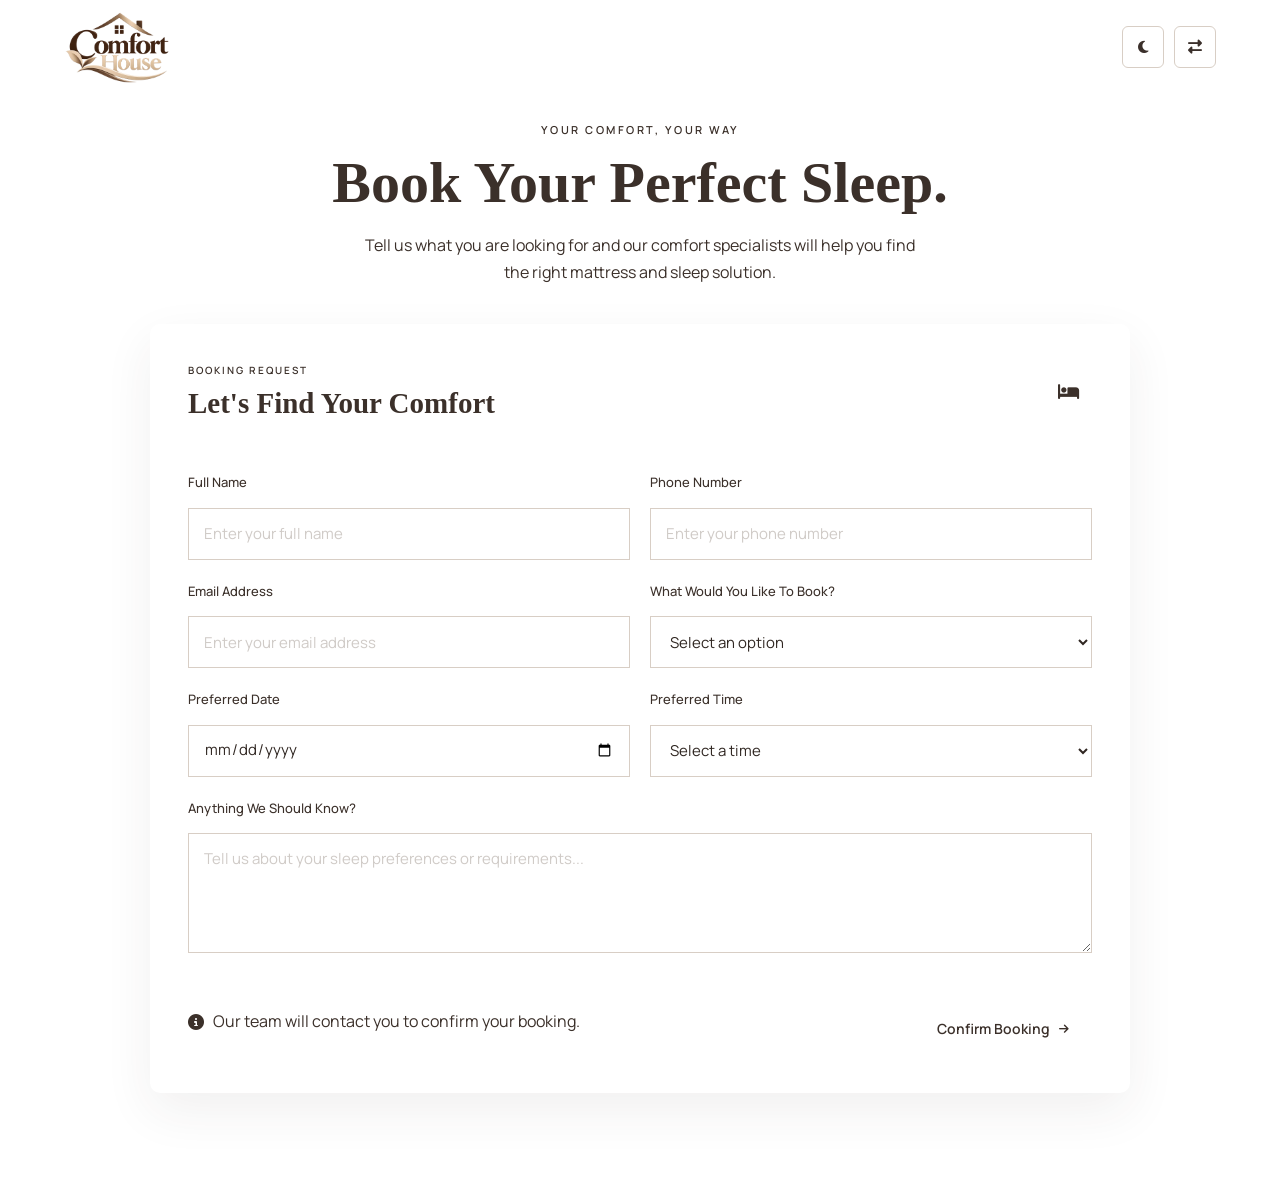
<file: booking.html>
<!DOCTYPE html>
<html lang="en">

<head>
    <meta charset="UTF-8">
    <meta name="viewport" content="width=device-width, initial-scale=1.0">

    <title>Comfort House</title>

    <!-- Favicon -->
    <link rel="icon" type="image/png" href="images/logo.png">

    <!-- Google Fonts -->
    <link rel="preconnect" href="https://fonts.googleapis.com">
    <link rel="preconnect" href="https://fonts.gstatic.com" crossorigin>

    <link
        href="https://fonts.googleapis.com/css2?family=Fraunces:opsz,wght@9..144,500;9..144,600;9..144,700&family=Manrope:wght@400;500;600;700&display=swap"
        rel="stylesheet">

    <!-- Font Awesome -->
    <link rel="stylesheet" href="https://cdnjs.cloudflare.com/ajax/libs/font-awesome/6.7.2/css/all.min.css">

    <!-- Main CSS -->
    <link rel="stylesheet" href="css/style.css">
</head>

<body class="booking-page-body">

    <!-- =========================================
         BOOKING HEADER
    ========================================== -->

    <header class="booking-header">

        <a href="index.html" class="booking-logo">
            <img src="images/logo.png" alt="Comfort House">
        </a>

        <div class="booking-header-controls">

            <button type="button" class="booking-control theme-toggle" id="themeToggle" aria-label="Toggle dark mode"
                aria-pressed="false">
                <i class="fa-solid fa-moon"></i>
            </button>

            <button type="button" class="booking-control rtl-toggle" id="rtlToggle" aria-label="Toggle RTL"
                aria-pressed="false">
                <i class="fa-solid fa-right-left"></i>
            </button>

        </div>

    </header>


    <!-- =========================================
         BOOKING MAIN
    ========================================== -->

    <main class="booking-page">

        <section class="booking-section">

            <div class="booking-intro">

                <span class="booking-eyebrow">
                    YOUR COMFORT, YOUR WAY
                </span>

                <h1>
                    Book Your
                    <em>Perfect Sleep.</em>
                </h1>

                <p>
                    Tell us what you are looking for and our comfort
                    specialists will help you find the right mattress
                    and sleep solution.
                </p>

            </div>


            <!-- =================================
                 BOOKING FORM CARD
            ================================== -->

            <div class="booking-card">

                <div class="booking-card-heading">
                    <div>
                        <span>BOOKING REQUEST</span>
                        <h2>Let's Find Your Comfort</h2>
                    </div>

                    <div class="booking-card-icon">
                        <i class="fa-solid fa-bed"></i>
                    </div>
                </div>


                <form class="comfort-booking-form">

                    <div class="booking-form-grid">

                        <!-- Full Name -->
                        <div class="booking-field">
                            <label for="bookingName">
                                Full Name
                            </label>

                            <input type="text" id="bookingName" name="name" placeholder="Enter your full name" required>
                        </div>


                        <!-- Phone -->
                        <div class="booking-field">
                            <label for="bookingPhone">
                                Phone Number
                            </label>

                            <input type="tel" id="bookingPhone" name="phone" placeholder="Enter your phone number"
                                required>
                        </div>


                        <!-- Email -->
                        <div class="booking-field">
                            <label for="bookingEmail">
                                Email Address
                            </label>

                            <input type="email" id="bookingEmail" name="email" placeholder="Enter your email address">
                        </div>


                        <!-- Service -->
                        <div class="booking-field">
                            <label for="bookingService">
                                What Would You Like To Book?
                            </label>

                            <select id="bookingService" name="service" required>
                                <option value="" selected disabled>
                                    Select an option
                                </option>

                                <option value="mattress-trial">
                                    Mattress Trial
                                </option>

                                <option value="mattress-consultation">
                                    Mattress Consultation
                                </option>

                                <option value="home-consultation">
                                    Home Comfort Consultation
                                </option>

                                <option value="store-visit">
                                    Store Visit
                                </option>
                            </select>
                        </div>


                        <!-- Date -->
                        <div class="booking-field">
                            <label for="bookingDate">
                                Preferred Date
                            </label>

                            <input type="date" id="bookingDate" name="date" required>
                        </div>


                        <!-- Time -->
                        <div class="booking-field">
                            <label for="bookingTime">
                                Preferred Time
                            </label>

                            <select id="bookingTime" name="time" required>
                                <option value="" selected disabled>
                                    Select a time
                                </option>

                                <option value="10-12">
                                    10:00 AM – 12:00 PM
                                </option>

                                <option value="12-2">
                                    12:00 PM – 2:00 PM
                                </option>

                                <option value="2-4">
                                    2:00 PM – 4:00 PM
                                </option>

                                <option value="4-6">
                                    4:00 PM – 6:00 PM
                                </option>

                            </select>
                        </div>

                    </div>


                    <!-- Message -->

                    <div class="booking-field booking-message-field">

                        <label for="bookingMessage">
                            Anything We Should Know?
                        </label>

                        <textarea id="bookingMessage" name="message" rows="4"
                            placeholder="Tell us about your sleep preferences or requirements..."></textarea>

                    </div>


                    <!-- Submit -->

                    <div class="booking-form-bottom">

                        <p class="booking-note">
                            <i class="fa-solid fa-circle-info"></i>
                            Our team will contact you to confirm your booking.
                        </p>

                        <button type="submit" class="booking-submit">
                            Confirm Booking
                            <i class="fa-solid fa-arrow-right"></i>
                        </button>

                    </div>

                </form>

            </div>

        </section>

    </main>


    <!-- =========================================
         BOOKING PAGE JS
    ========================================== -->

    <script>
        document.addEventListener("DOMContentLoaded", function () {
            const bookingForm =
                document.querySelector(".comfort-booking-form");

            bookingForm.addEventListener("submit", function (event) {

                event.preventDefault();

                const button =
                    bookingForm.querySelector(".booking-submit");

                button.innerHTML =
                    'Request Sent <i class="fa-solid fa-check"></i>';

                button.classList.add("submitted");

            });

        });
    </script>


    <script src="js/main.js"></script>

</body>

</html>
</file>
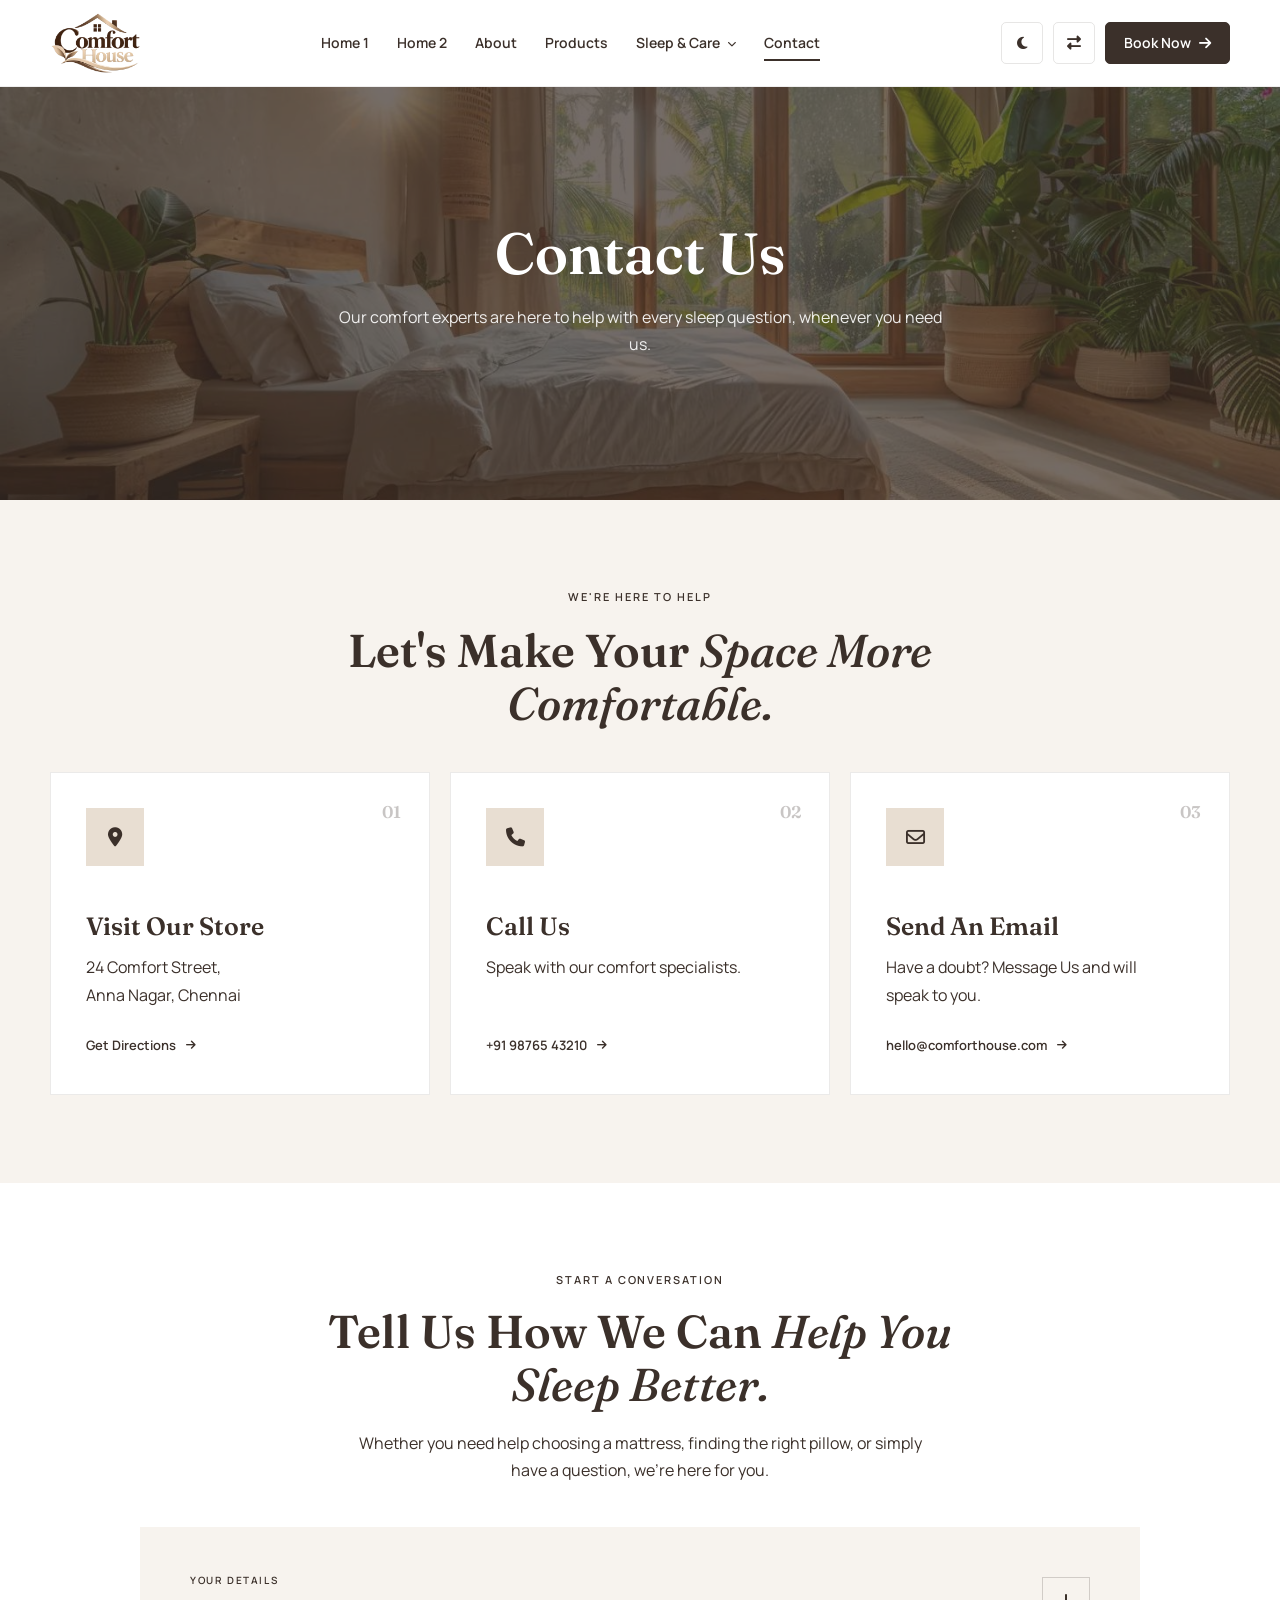
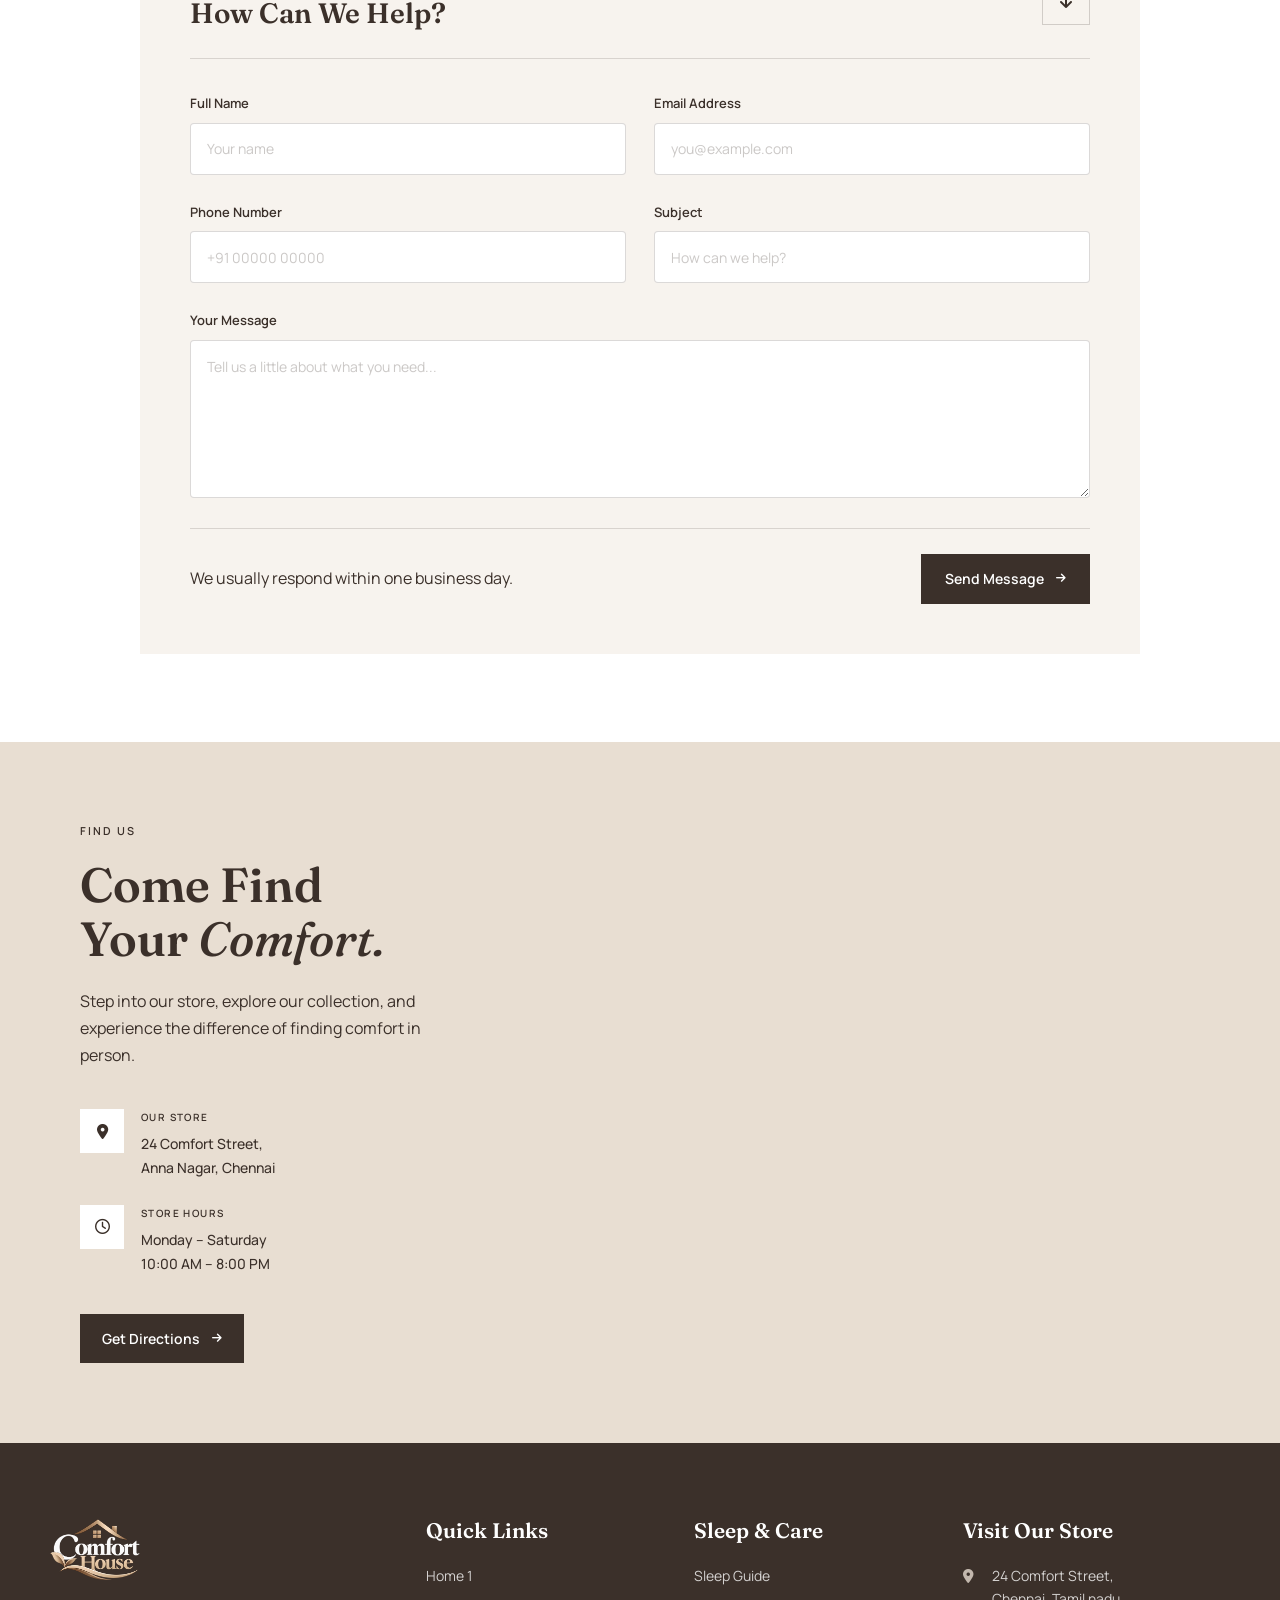
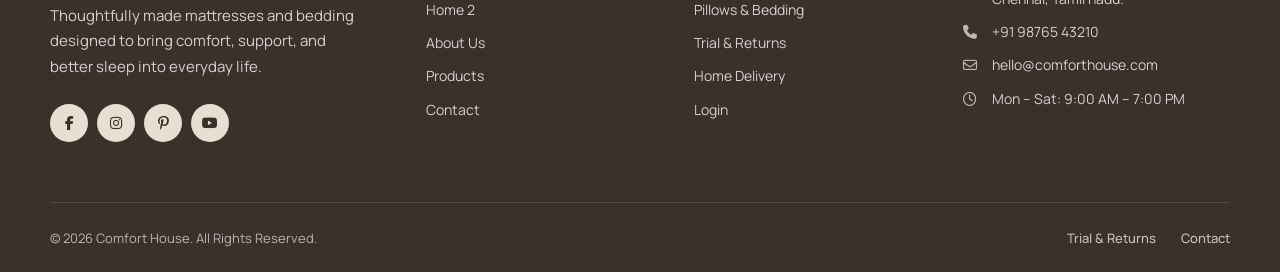
<file: contact.html>
<!DOCTYPE html>
<html lang="en">

<head>
    <meta charset="UTF-8">
    <meta name="viewport" content="width=device-width, initial-scale=1.0">

    <title>Comfort House</title>

    <!-- Favicon -->
    <link rel="icon" type="image/png" href="images/logo.png">

    <!-- Google Fonts -->
    <link rel="preconnect" href="https://fonts.googleapis.com">
    <link rel="preconnect" href="https://fonts.gstatic.com" crossorigin>

    <link
        href="https://fonts.googleapis.com/css2?family=Fraunces:opsz,wght@9..144,500;9..144,600;9..144,700&family=Manrope:wght@400;500;600;700&display=swap"
        rel="stylesheet">

    <!-- Font Awesome -->
    <link rel="stylesheet" href="https://cdnjs.cloudflare.com/ajax/libs/font-awesome/6.7.2/css/all.min.css">

    <!-- Main CSS -->
    <link rel="stylesheet" href="css/style.css">
</head>

<body>


    <!-- =========================================
     Header
========================================= -->

    <header class="site-header">
        <div class="container">
            <div class="header-wrapper">

                <!-- Logo -->
                <a href="index.html" class="site-logo">
                    <img src="images/logo.png" alt="Comfort House">
                </a>


                <!-- Desktop Navigation -->
                <nav class="main-nav" aria-label="Main Navigation">

                    <ul class="nav-list">

                        <li>
                            <a href="index.html">Home 1</a>
                        </li>

                        <li>
                            <a href="home-2.html">Home 2</a>
                        </li>

                        <li>
                            <a href="about.html">About</a>
                        </li>

                        <li>
                            <a href="products.html">Products</a>
                        </li>

                        <li class="has-dropdown">
                            <a href="#" class="dropdown-toggle">
                                Sleep &amp; Care
                                <i class="fa-solid fa-chevron-down"></i>
                            </a>

                            <ul class="dropdown-menu">
                                <li>
                                    <a href="sleep-guide.html">Sleep Guide</a>
                                </li>

                                <li>
                                    <a href="pillows-bedding.html">
                                        Pillows &amp; Bedding
                                    </a>
                                </li>

                                <li>
                                    <a href="trial-returns.html">
                                        Trial Period &amp; Returns
                                    </a>
                                </li>

                                <li>
                                    <a href="home-delivery.html">
                                        Home Delivery
                                    </a>
                                </li>
                            </ul>
                        </li>

                        <li>
                            <a href="contact.html" class="active">Contact</a>
                        </li>

                    </ul>

                </nav>


                <!-- Desktop Actions -->
                <div class="header-actions">

                    <!-- Dark Mode -->
                    <button type="button" class="header-icon-btn theme-toggle" aria-label="Toggle dark mode"
                        title="Dark Mode">
                        <i class="fa-solid fa-moon"></i>
                    </button>

                    <!-- RTL -->
                    <button type="button" class="header-icon-btn rtl-toggle" aria-label="Toggle RTL mode"
                        title="RTL Mode">
                        <i class="fa-solid fa-right-left"></i>
                    </button>

                    <a href="booking.html" class="header-booking-btn">
                        Book Now
                        <i class="fa-solid fa-arrow-right"></i>
                    </a>


                </div>


                <!-- Mobile Menu Button -->
                <button type="button" class="menu-toggle" aria-label="Open menu" aria-expanded="false">
                    <i class="fa-solid fa-bars"></i>
                </button>

            </div>
        </div>


        <!-- Mobile Navigation -->
        <div class="mobile-menu">

            <div class="mobile-menu-inner">

                <nav class="mobile-nav" aria-label="Mobile Navigation">

                    <ul>

                        <li>
                            <a href="index.html">Home 1</a>
                        </li>

                        <li>
                            <a href="home-2.html">Home 2</a>
                        </li>

                        <li>
                            <a href="about.html">About</a>
                        </li>

                        <li>
                            <a href="products.html">Products</a>
                        </li>

                        <li class="mobile-dropdown">

                            <button type="button" class="mobile-dropdown-toggle" aria-expanded="false">
                                <span>Sleep &amp; Care</span>
                                <i class="fa-solid fa-chevron-down"></i>
                            </button>

                            <ul class="mobile-dropdown-menu">

                                <li>
                                    <a href="sleep-guide.html">
                                        Sleep Guide
                                    </a>
                                </li>

                                <li>
                                    <a href="pillows-bedding.html">
                                        Pillows &amp; Bedding
                                    </a>
                                </li>

                                <li>
                                    <a href="trial-returns.html">
                                        Trial Period &amp; Returns
                                    </a>
                                </li>

                                <li>
                                    <a href="home-delivery.html">
                                        Home Delivery
                                    </a>
                                </li>

                            </ul>

                        </li>

                        <li>
                            <a href="contact.html">Contact</a>
                        </li>

                    </ul>

                </nav>


                <!-- Mobile Actions -->
                <div class="mobile-actions">

                    <button type="button" class="mobile-action-btn theme-toggle">
                        <span>
                            <i class="fa-solid fa-moon"></i>
                            Dark Mode
                        </span>

                    </button>


                    <button type="button" class="mobile-action-btn rtl-toggle">
                        <span>
                            <i class="fa-solid fa-right-left"></i>
                            RTL Mode
                        </span>
                    </button>


                    <a href="booking.html" class="mobile-booking-btn">
                        Book Now
                        <i class="fa-solid fa-arrow-right"></i>
                    </a>

                </div>

            </div>

        </div>

    </header>

    <!-- =========================
     INNER PAGE HERO
========================= -->
    <section class="inner-page-hero contact-banner">

        <div class="inner-page-hero-overlay"></div>

        <div class="inner-page-hero-content">
            <h1>Contact Us</h1>
            <p>Our comfort experts are here to help with every sleep question, whenever you need us.</p>
        </div>

    </section>


    <!-- =========================
     CONTACT INFO
========================= -->
    <section class="contact-info-section">

        <div class="container">

            <div class="contact-info-heading">
                <span>WE'RE HERE TO HELP</span>

                <h2>
                    Let's Make Your
                    <em>Space More Comfortable.</em>
                </h2>
            </div>


            <div class="contact-info-grid">

                <!-- Card 01 -->
                <div class="contact-info-card">

                    <div class="contact-info-icon">
                        <i class="fa-solid fa-location-dot"></i>
                    </div>

                    <div class="contact-info-number">01</div>

                    <div class="contact-info-content">
                        <h3>Visit Our Store</h3>

                        <p>
                            24 Comfort Street,<br>
                            Anna Nagar, Chennai
                        </p>

                        <a href="#">
                            Get Directions
                            <i class="fa-solid fa-arrow-right"></i>
                        </a>
                    </div>

                </div>


                <!-- Card 02 -->
                <div class="contact-info-card">

                    <div class="contact-info-icon">
                        <i class="fa-solid fa-phone"></i>
                    </div>

                    <div class="contact-info-number">02</div>

                    <div class="contact-info-content">
                        <h3>Call Us</h3>

                        <p>
                            Speak with our comfort
                            specialists.
                        </p>

                        <a href="tel:+919876543210">
                            +91 98765 43210
                            <i class="fa-solid fa-arrow-right"></i>
                        </a>
                    </div>

                </div>


                <!-- Card 03 -->
                <div class="contact-info-card">

                    <div class="contact-info-icon">
                        <i class="fa-regular fa-envelope"></i>
                    </div>

                    <div class="contact-info-number">03</div>

                    <div class="contact-info-content">
                        <h3>Send An Email</h3>

                        <p>
                            Have a doubt? Message Us
                            and will speak to you.
                        </p>

                        <a href="mailto:hello@comforthouse.com">
                            hello@comforthouse.com
                            <i class="fa-solid fa-arrow-right"></i>
                        </a>
                    </div>

                </div>

            </div>

        </div>

    </section>

    <!-- =========================
     CONTACT FORM
========================= -->
    <section class="contact-form-section">

        <div class="container">

            <div class="contact-form-intro">
                <span>START A CONVERSATION</span>

                <h2>
                    Tell Us How We Can
                    <em>Help You Sleep Better.</em>
                </h2>

                <p>
                    Whether you need help choosing a mattress, finding the
                    right pillow, or simply have a question, we're here for you.
                </p>
            </div>


            <div class="contact-form-box">

                <div class="contact-form-top">
                    <div>
                        <span>YOUR DETAILS</span>
                        <h3>How Can We Help?</h3>
                    </div>

                    <div class="contact-form-mark">
                        <i class="fa-solid fa-arrow-down"></i>
                    </div>
                </div>


                <form class="comfort-contact-form">

                    <div class="contact-form-row">

                        <div class="contact-form-group">
                            <label for="full-name">Full Name</label>
                            <input type="text" id="full-name" name="full-name" placeholder="Your name" required>
                        </div>

                        <div class="contact-form-group">
                            <label for="email">Email Address</label>
                            <input type="email" id="email" name="email" placeholder="you@example.com" required>
                        </div>

                    </div>


                    <div class="contact-form-row">

                        <div class="contact-form-group">
                            <label for="phone">Phone Number</label>
                            <input type="tel" id="phone" name="phone" placeholder="+91 00000 00000">
                        </div>

                        <div class="contact-form-group">
                            <label for="subject">Subject</label>
                            <input type="text" id="subject" name="subject" placeholder="How can we help?">
                        </div>

                    </div>


                    <div class="contact-form-group contact-message-group">
                        <label for="message">Your Message</label>

                        <textarea id="message" name="message" rows="6"
                            placeholder="Tell us a little about what you need..." required></textarea>
                    </div>


                    <div class="contact-form-bottom">

                        <p>
                            We usually respond within one business day.
                        </p>

                        <button type="submit" class="contact-submit-btn">
                            Send Message
                            <i class="fa-solid fa-arrow-right"></i>
                        </button>

                    </div>

                </form>

            </div>

        </div>

    </section>

    <!-- =========================
     CONTACT MAP
========================= -->
    <section class="contact-map-section">

        <div class="contact-map-wrapper">

            <!-- Location Content -->
            <div class="contact-map-content">

                <span class="contact-map-label">FIND US</span>

                <h2>
                    Come Find Your
                    <em>Comfort.</em>
                </h2>

                <p>
                    Step into our store, explore our collection,
                    and experience the difference of finding comfort
                    in person.
                </p>

                <div class="contact-location-details">

                    <div class="contact-location-item">
                        <div class="contact-location-icon">
                            <i class="fa-solid fa-location-dot"></i>
                        </div>

                        <div>
                            <span>OUR STORE</span>
                            <strong>
                                24 Comfort Street,<br>
                                Anna Nagar, Chennai
                            </strong>
                        </div>
                    </div>


                    <div class="contact-location-item">
                        <div class="contact-location-icon">
                            <i class="fa-regular fa-clock"></i>
                        </div>

                        <div>
                            <span>STORE HOURS</span>
                            <strong>
                                Monday – Saturday<br>
                                10:00 AM – 8:00 PM
                            </strong>
                        </div>
                    </div>

                </div>

                <a href="#" class="contact-map-button">
                    Get Directions
                    <i class="fa-solid fa-arrow-right"></i>
                </a>

            </div>


            <!-- Map -->
            <div class="contact-map-frame">

                <iframe src="https://www.google.com/maps?q=Anna%20Nagar%20Chennai&output=embed" loading="lazy"
                    allowfullscreen referrerpolicy="no-referrer-when-downgrade">
                </iframe>

            </div>

        </div>

    </section>

    <!-- =========================================
     Footer
========================================= -->

    <footer class="site-footer">

        <div class="container">

            <div class="footer-top">

                <!-- Brand -->
                <div class="footer-brand">

                    <a href="index.html" class="footer-logo">
                        <img src="images/logo-white.png" alt="Comfort House">
                    </a>

                    <p>
                        Thoughtfully made mattresses and bedding designed
                        to bring comfort, support, and better sleep into
                        everyday life.
                    </p>

                    <div class="footer-socials">

                        <a href="#" aria-label="Facebook">
                            <i class="fa-brands fa-facebook-f"></i>
                        </a>

                        <a href="#" aria-label="Instagram">
                            <i class="fa-brands fa-instagram"></i>
                        </a>

                        <a href="#" aria-label="Pinterest">
                            <i class="fa-brands fa-pinterest-p"></i>
                        </a>

                        <a href="#" aria-label="YouTube">
                            <i class="fa-brands fa-youtube"></i>
                        </a>

                    </div>

                </div>


                <!-- Quick Links -->
                <div class="footer-column">

                    <h3>Quick Links</h3>

                    <ul>
                        <li>
                            <a href="home-1.html">Home 1</a>
                        </li>

                        <li>
                            <a href="home-2.html">Home 2</a>
                        </li>

                        <li>
                            <a href="about.html">About Us</a>
                        </li>

                        <li>
                            <a href="products.html">Products</a>
                        </li>

                        <li>
                            <a href="contact.html">Contact</a>
                        </li>
                    </ul>

                </div>


                <!-- Sleep & Care -->
                <div class="footer-column">

                    <h3>Sleep &amp; Care</h3>

                    <ul>
                        <li>
                            <a href="sleep-guide.html">Sleep Guide</a>
                        </li>

                        <li>
                            <a href="pillows-bedding.html">
                                Pillows &amp; Bedding
                            </a>
                        </li>

                        <li>
                            <a href="trial-returns.html">
                                Trial &amp; Returns
                            </a>
                        </li>

                        <li>
                            <a href="home-delivery.html">
                                Home Delivery
                            </a>
                        </li>

                        <li>
                            <a href="login.html">Login</a>
                        </li>
                    </ul>

                </div>


                <!-- Contact -->
                <div class="footer-column footer-contact">

                    <h3>Visit Our Store</h3>

                    <ul>

                        <li>
                            <i class="fa-solid fa-location-dot"></i>
                            <span>
                                24 Comfort Street,<br>
                                Chennai, Tamil nadu.
                            </span>
                        </li>

                        <li>
                            <i class="fa-solid fa-phone"></i>
                            <a href="tel:+919876543210">
                                +91 98765 43210
                            </a>
                        </li>

                        <li>
                            <i class="fa-regular fa-envelope"></i>
                            <a href="mailto:hello@comforthouse.com">
                                hello@comforthouse.com
                            </a>
                        </li>

                        <li>
                            <i class="fa-regular fa-clock"></i>
                            <span>
                                Mon – Sat: 9:00 AM – 7:00 PM
                            </span>
                        </li>

                    </ul>

                </div>

            </div>


            <!-- Footer Bottom -->
            <div class="footer-bottom">

                <p>
                    © 2026 Comfort House. All Rights Reserved.
                </p>

                <div class="footer-bottom-links">

                    <a href="trial-returns.html">
                        Trial &amp; Returns
                    </a>

                    <a href="contact.html">
                        Contact
                    </a>

                </div>

            </div>

        </div>

    </footer>

    <!-- Scroll To Top -->
    <button type="button" class="scroll-top" aria-label="Scroll to top">
        <i class="fa-solid fa-arrow-up"></i>
    </button>

    <script src="js/main.js"></script>

</body>

</html>
</file>
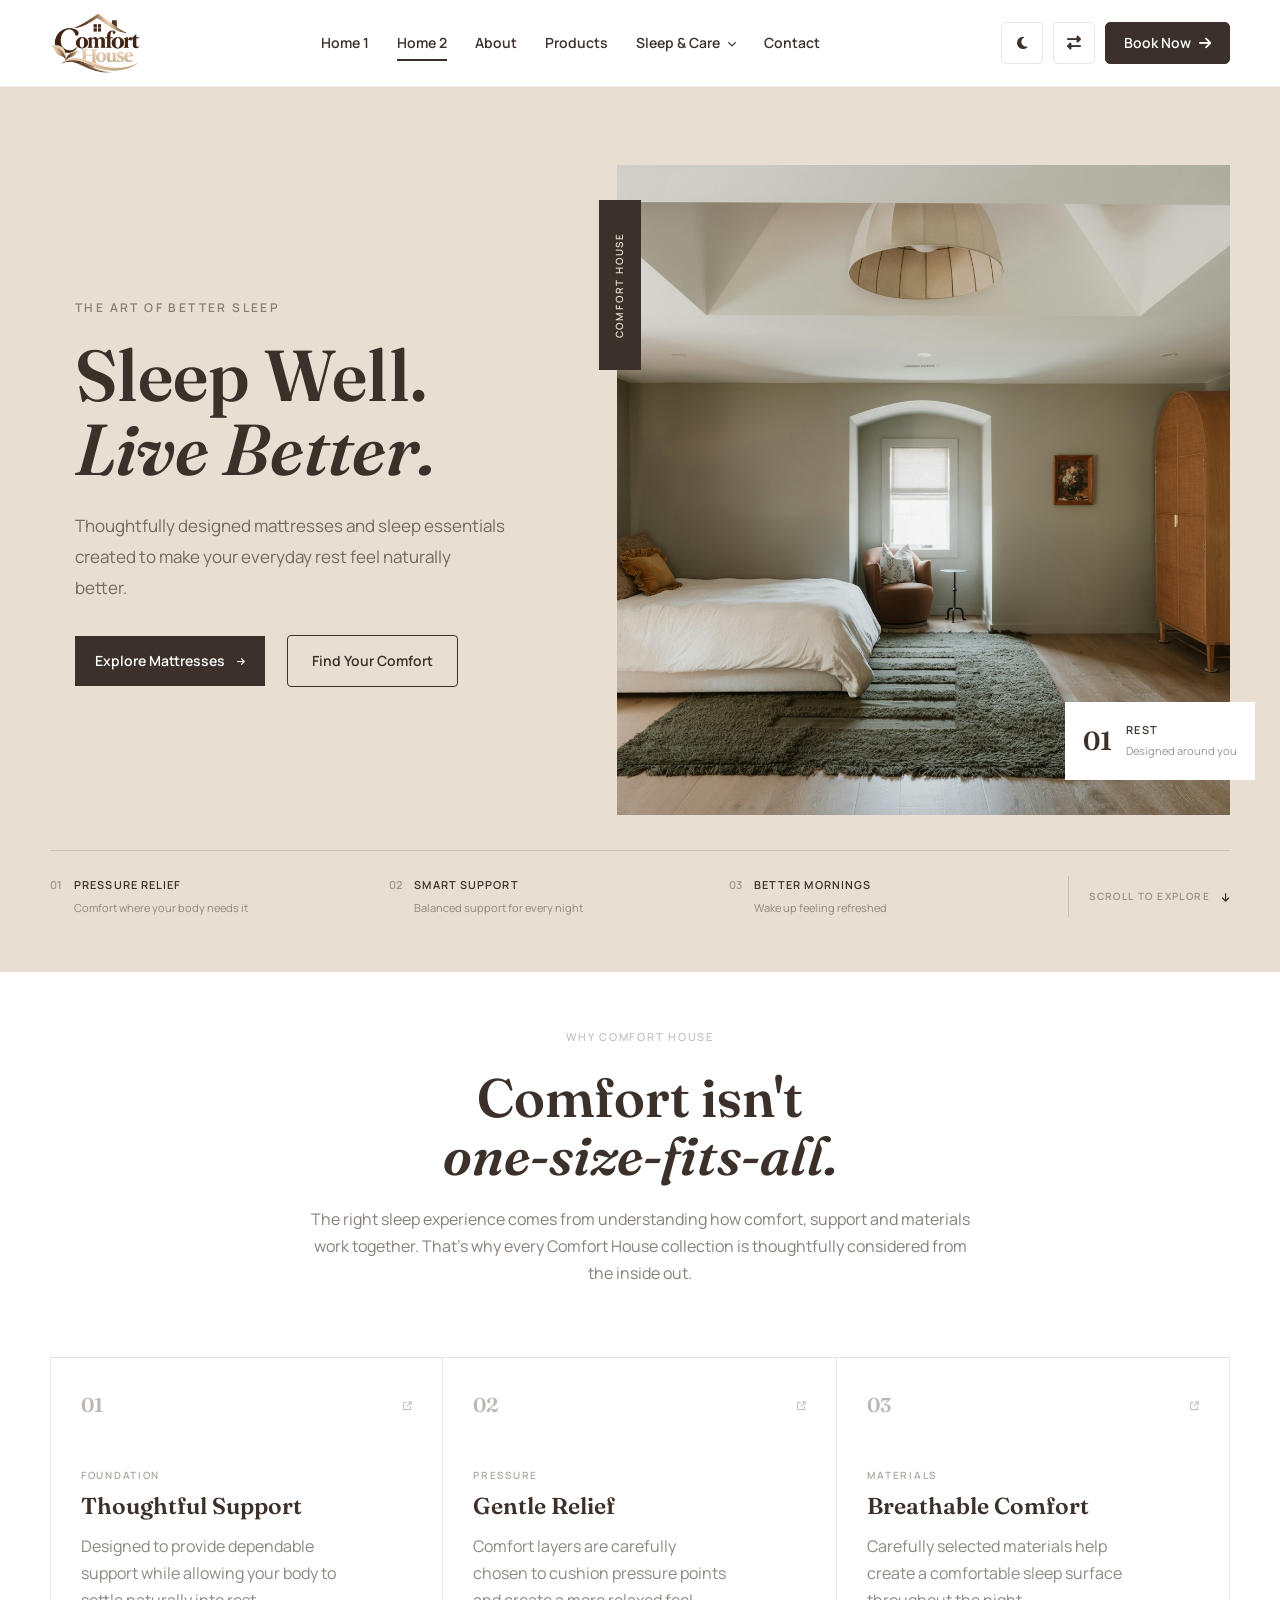
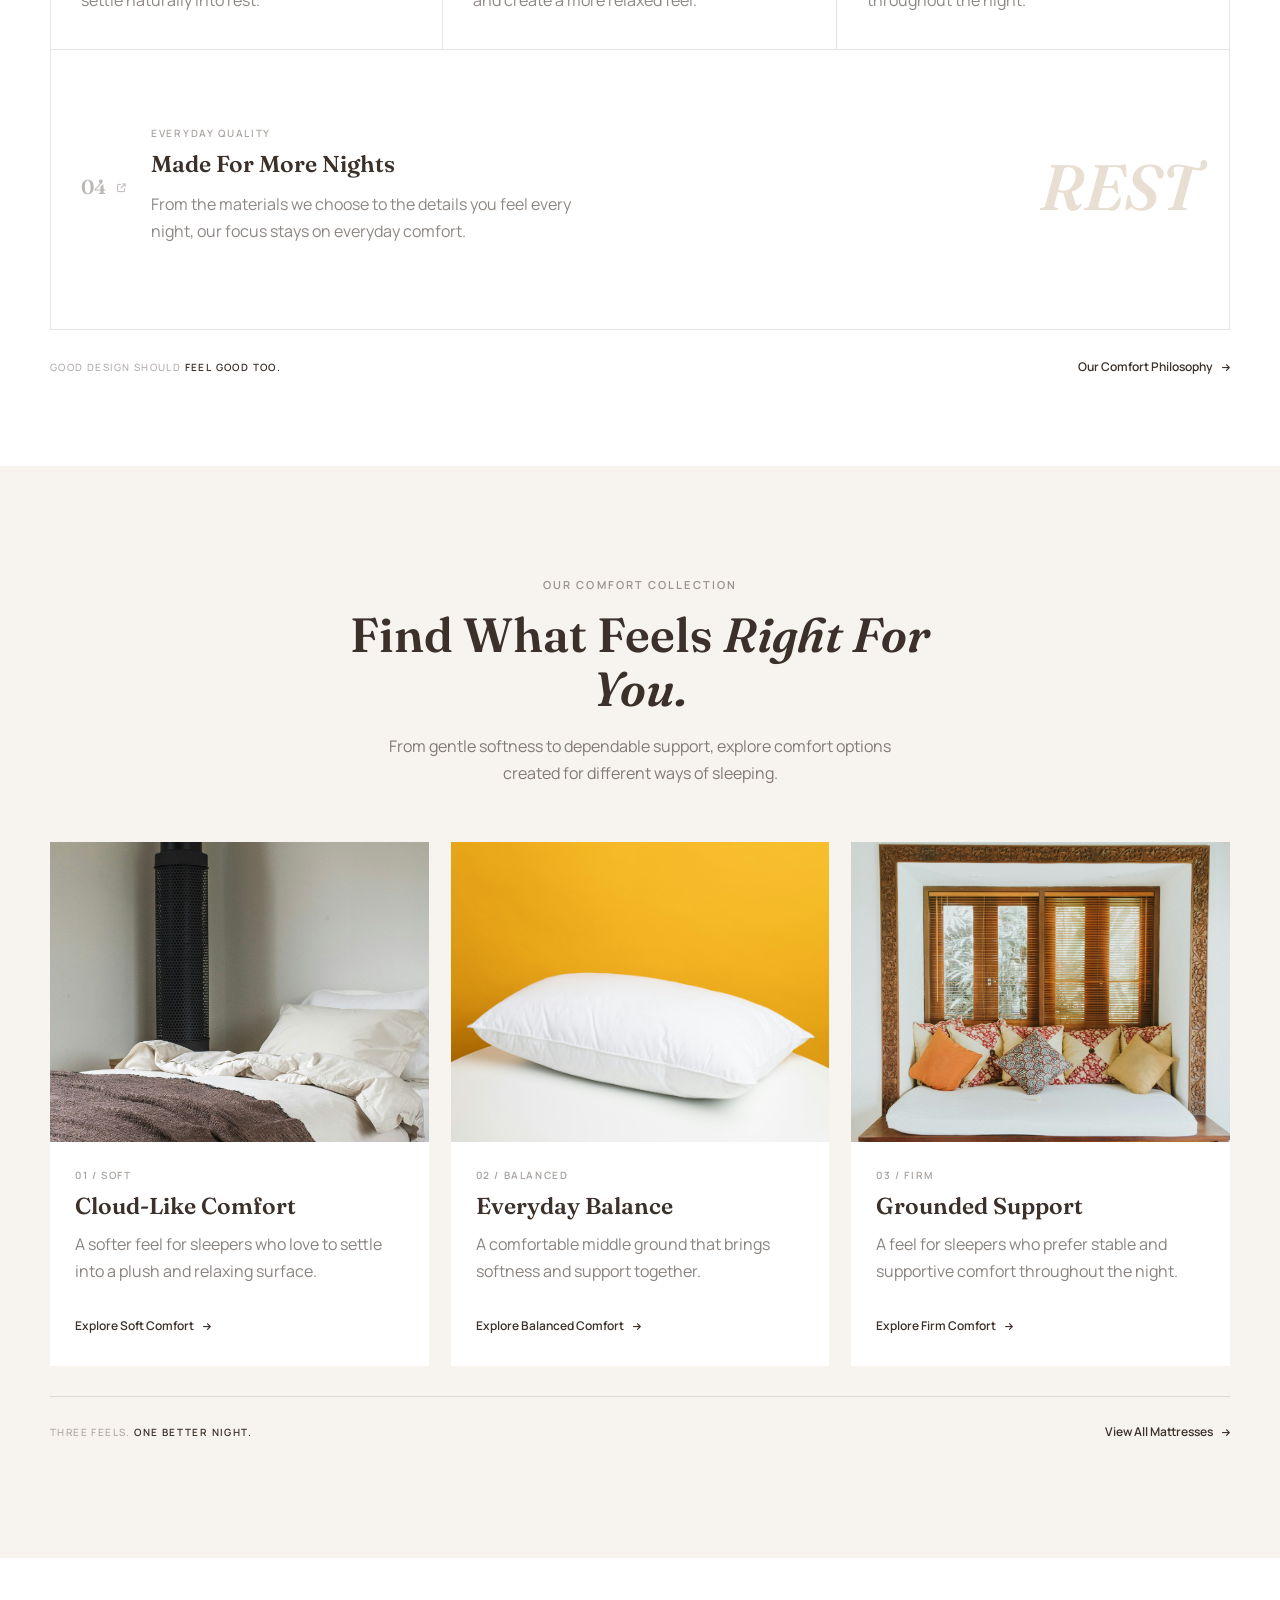
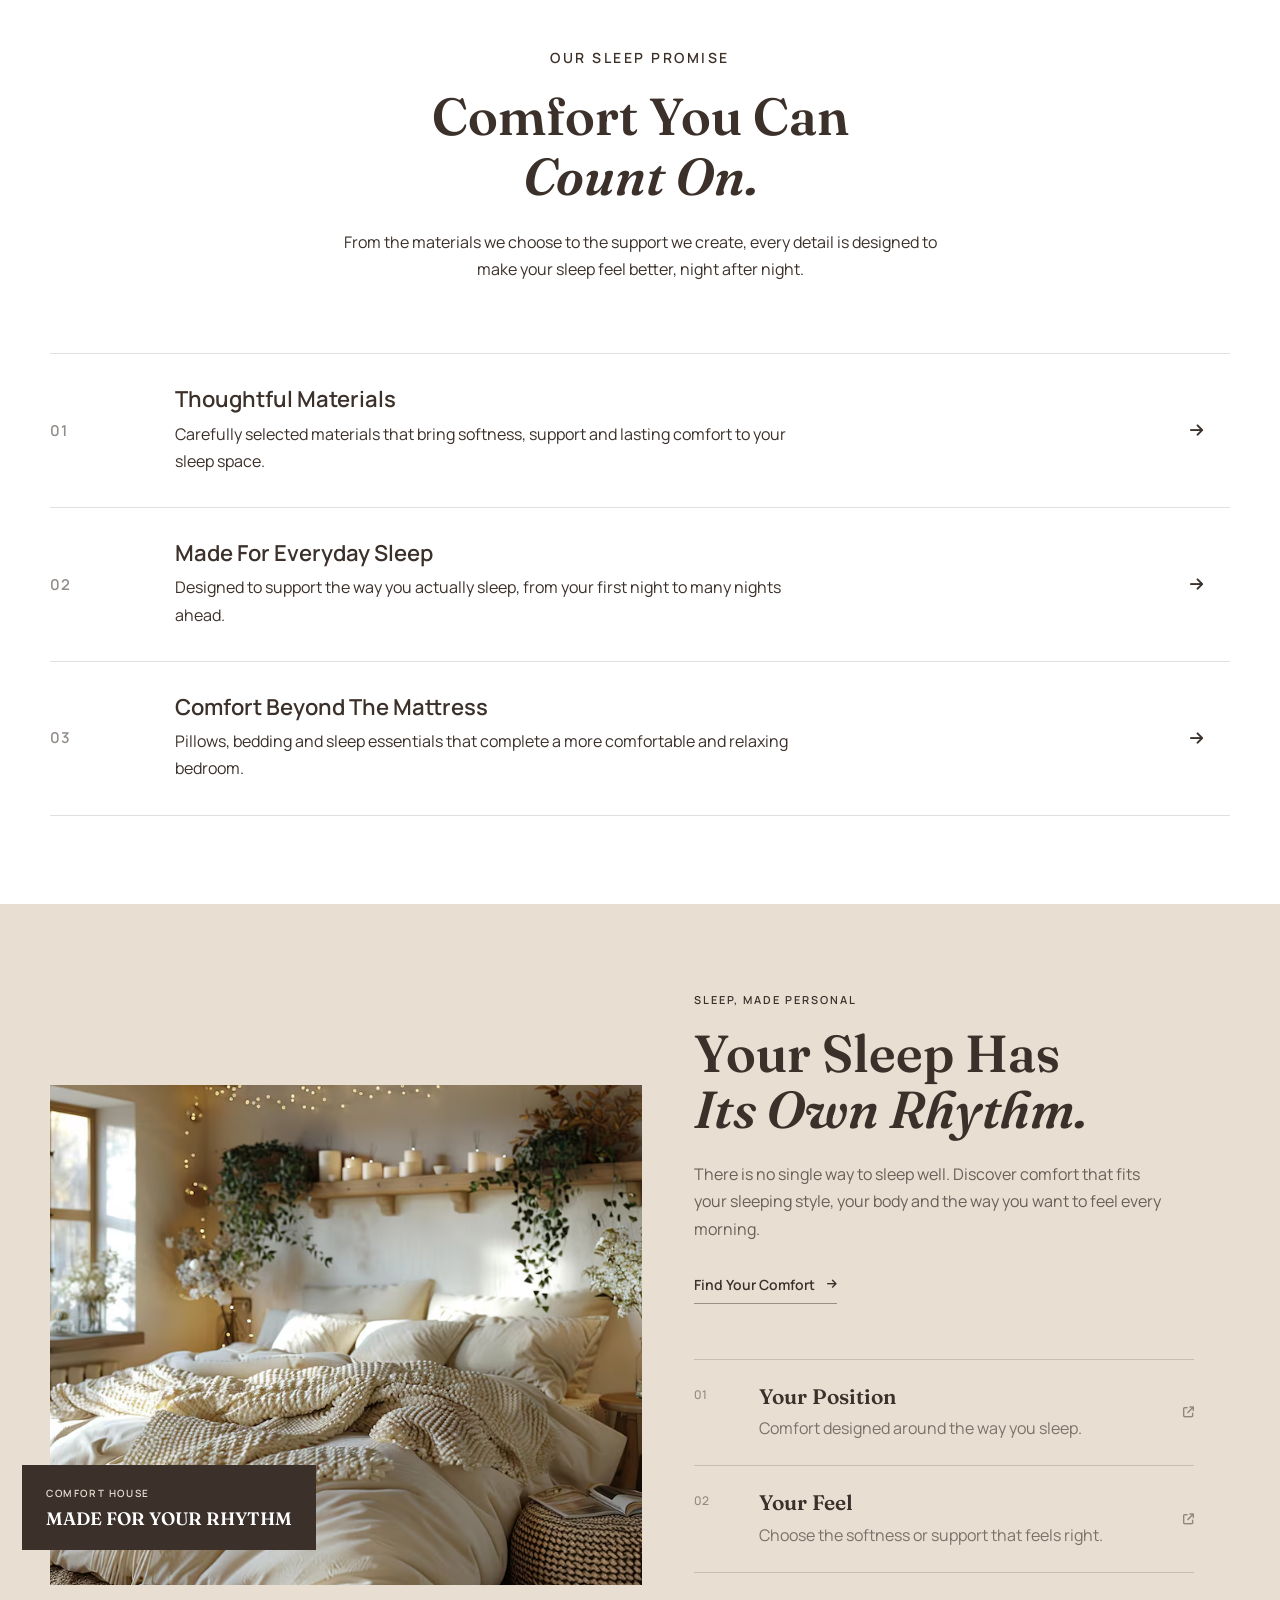
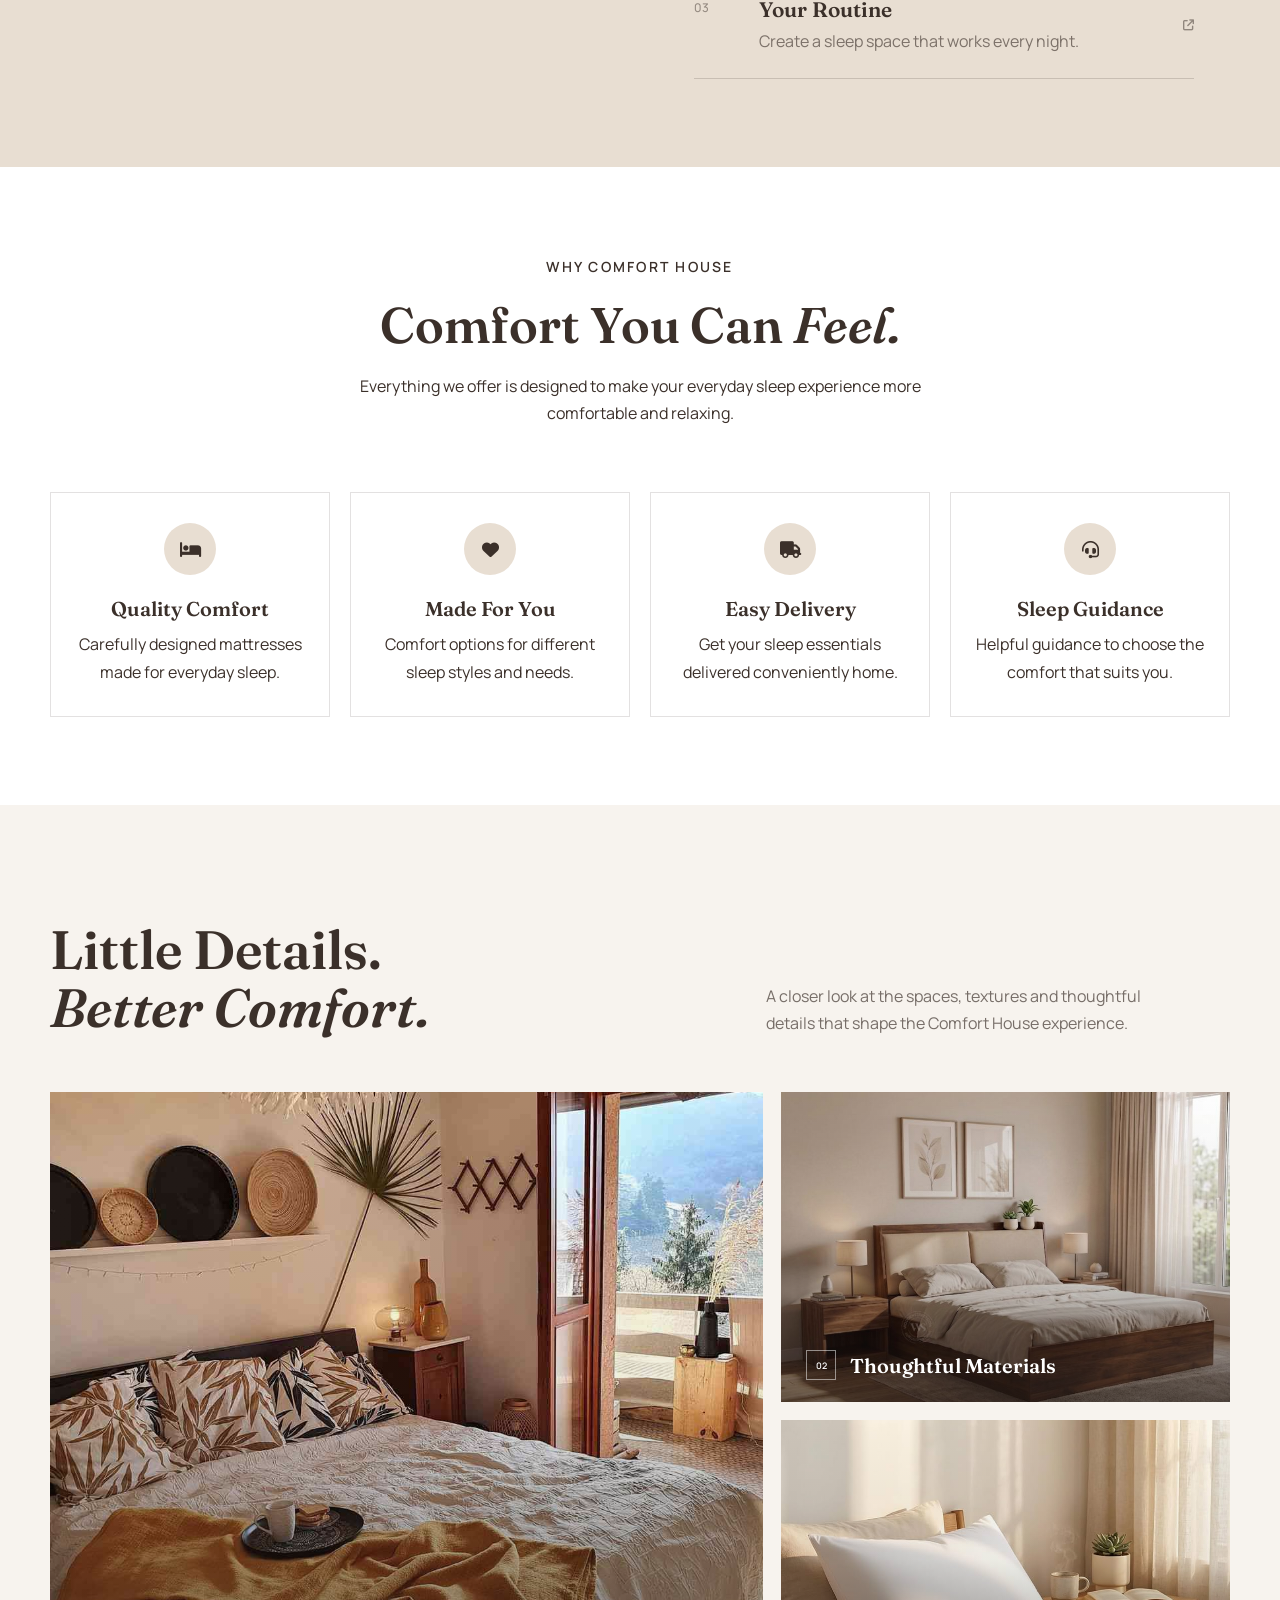
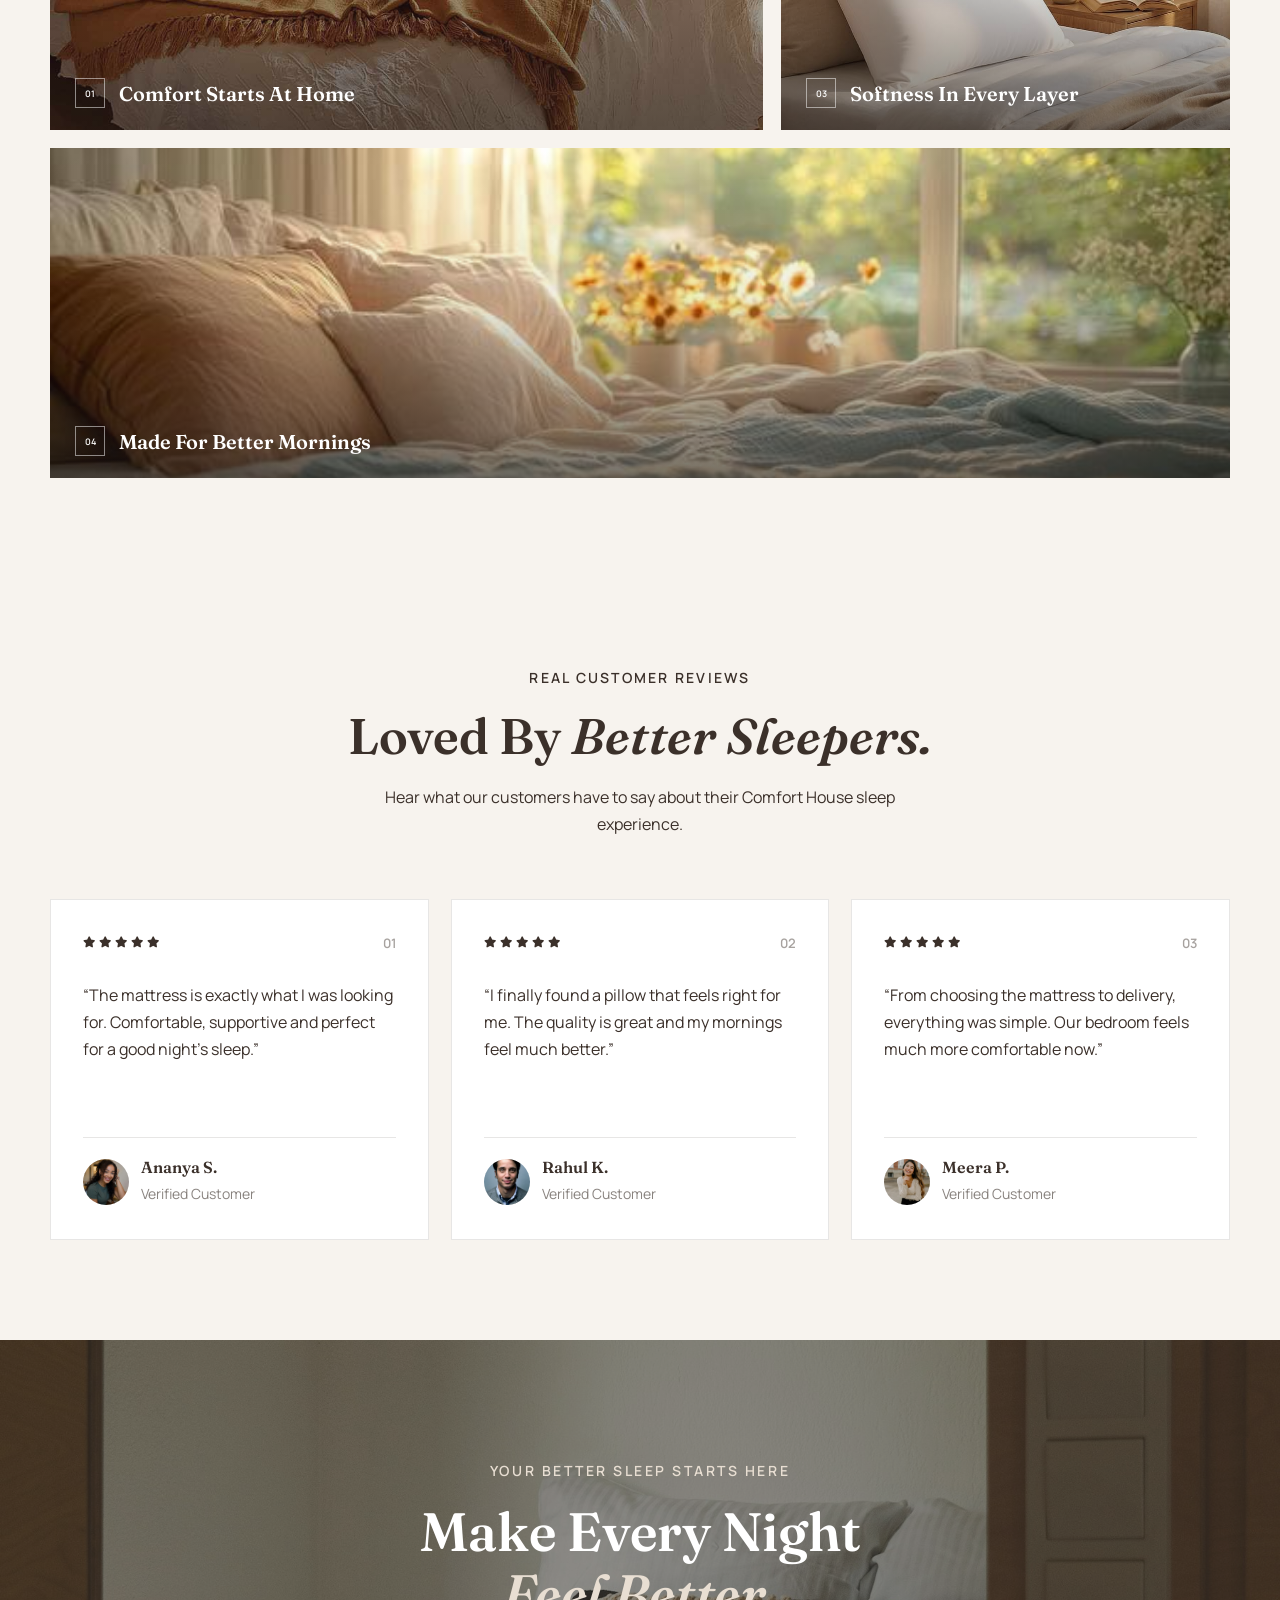
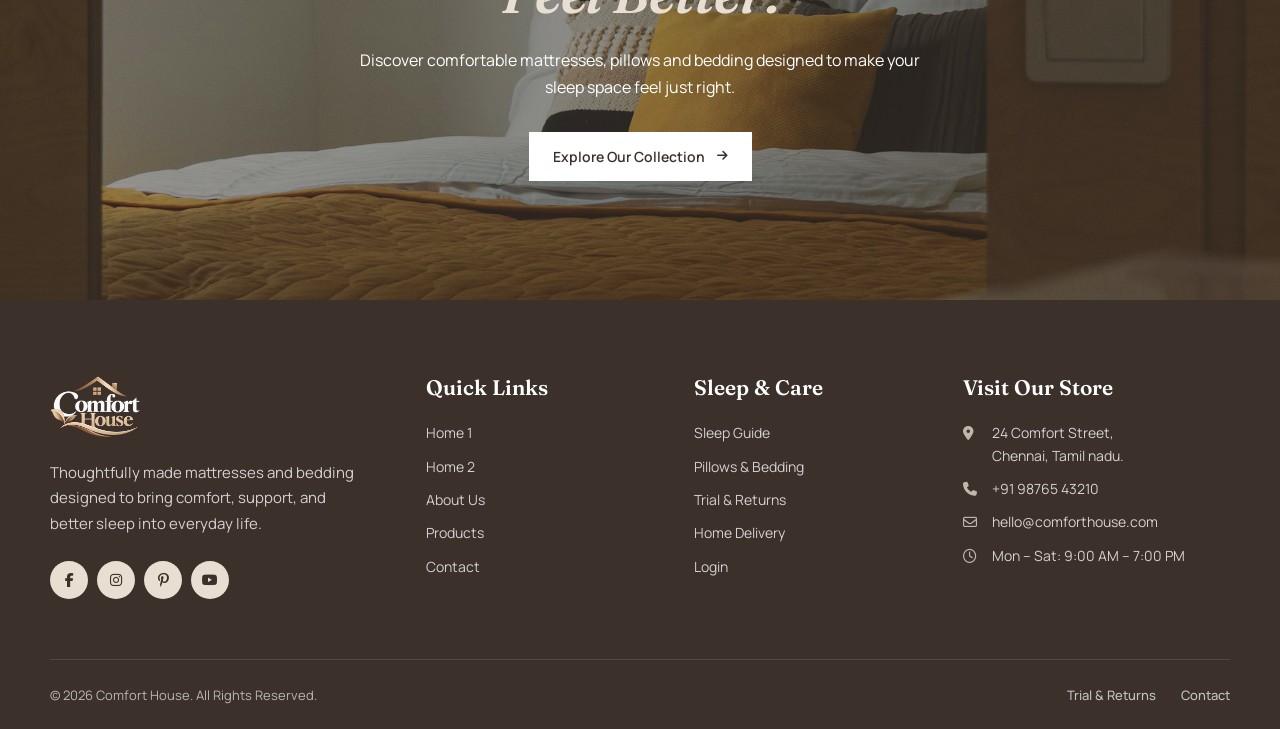
<file: home-2.html>
<!DOCTYPE html>
<html lang="en">

<head>
    <meta charset="UTF-8">
    <meta name="viewport" content="width=device-width, initial-scale=1.0">

    <title>Comfort House</title>

    <!-- Favicon -->
    <link rel="icon" type="image/png" href="images/logo.png">

    <!-- Google Fonts -->
    <link rel="preconnect" href="https://fonts.googleapis.com">
    <link rel="preconnect" href="https://fonts.gstatic.com" crossorigin>

    <link
        href="https://fonts.googleapis.com/css2?family=Fraunces:opsz,wght@9..144,500;9..144,600;9..144,700&family=Manrope:wght@400;500;600;700&display=swap"
        rel="stylesheet">

    <!-- Font Awesome -->
    <link rel="stylesheet" href="https://cdnjs.cloudflare.com/ajax/libs/font-awesome/6.7.2/css/all.min.css">

    <!-- Main CSS -->
    <link rel="stylesheet" href="css/style.css">
</head>

<body>


    <!-- =========================================
     Header
========================================= -->

    <header class="site-header">
        <div class="container">
            <div class="header-wrapper">

                <!-- Logo -->
                <a href="index.html" class="site-logo">
                    <img src="images/logo.png" alt="Comfort House">
                </a>


                <!-- Desktop Navigation -->
                <nav class="main-nav" aria-label="Main Navigation">

                    <ul class="nav-list">

                        <li>
                            <a href="index.html">Home 1</a>
                        </li>

                        <li>
                            <a href="home-2.html" class="active">Home 2</a>
                        </li>

                        <li>
                            <a href="about.html">About</a>
                        </li>

                        <li>
                            <a href="products.html">Products</a>
                        </li>

                        <li class="has-dropdown">
                            <a href="#" class="dropdown-toggle">
                                Sleep &amp; Care
                                <i class="fa-solid fa-chevron-down"></i>
                            </a>

                            <ul class="dropdown-menu">
                                <li>
                                    <a href="sleep-guide.html">Sleep Guide</a>
                                </li>

                                <li>
                                    <a href="pillows-bedding.html">
                                        Pillows &amp; Bedding
                                    </a>
                                </li>

                                <li>
                                    <a href="trial-returns.html">
                                        Trial Period &amp; Returns
                                    </a>
                                </li>

                                <li>
                                    <a href="home-delivery.html">
                                        Home Delivery
                                    </a>
                                </li>
                            </ul>
                        </li>

                        <li>
                            <a href="contact.html">Contact</a>
                        </li>

                    </ul>

                </nav>


                <!-- Desktop Actions -->
                <div class="header-actions">

                    <!-- Dark Mode -->
                    <button type="button" class="header-icon-btn theme-toggle" aria-label="Toggle dark mode"
                        title="Dark Mode">
                        <i class="fa-solid fa-moon"></i>
                    </button>

                    <!-- RTL -->
                    <button type="button" class="header-icon-btn rtl-toggle" aria-label="Toggle RTL mode"
                        title="RTL Mode">
                        <i class="fa-solid fa-right-left"></i>
                    </button>

                    <a href="booking.html" class="header-booking-btn">
                        Book Now
                        <i class="fa-solid fa-arrow-right"></i>
                    </a>


                </div>


                <!-- Mobile Menu Button -->
                <button type="button" class="menu-toggle" aria-label="Open menu" aria-expanded="false">
                    <i class="fa-solid fa-bars"></i>
                </button>

            </div>
        </div>


        <!-- Mobile Navigation -->
        <div class="mobile-menu">

            <div class="mobile-menu-inner">

                <nav class="mobile-nav" aria-label="Mobile Navigation">

                    <ul>

                        <li>
                            <a href="index.html">Home 1</a>
                        </li>

                        <li>
                            <a href="home-2.html">Home 2</a>
                        </li>

                        <li>
                            <a href="about.html">About</a>
                        </li>

                        <li>
                            <a href="products.html">Products</a>
                        </li>

                        <li class="mobile-dropdown">

                            <button type="button" class="mobile-dropdown-toggle" aria-expanded="false">
                                <span>Sleep &amp; Care</span>
                                <i class="fa-solid fa-chevron-down"></i>
                            </button>

                            <ul class="mobile-dropdown-menu">

                                <li>
                                    <a href="sleep-guide.html">
                                        Sleep Guide
                                    </a>
                                </li>

                                <li>
                                    <a href="pillows-bedding.html">
                                        Pillows &amp; Bedding
                                    </a>
                                </li>

                                <li>
                                    <a href="trial-returns.html">
                                        Trial Period &amp; Returns
                                    </a>
                                </li>

                                <li>
                                    <a href="home-delivery.html">
                                        Home Delivery
                                    </a>
                                </li>

                            </ul>

                        </li>

                        <li>
                            <a href="contact.html">Contact</a>
                        </li>

                    </ul>

                </nav>


                <!-- Mobile Actions -->
                <div class="mobile-actions">

                    <button type="button" class="mobile-action-btn theme-toggle">
                        <span>
                            <i class="fa-solid fa-moon"></i>
                            Dark Mode
                        </span>

                    </button>


                    <button type="button" class="mobile-action-btn rtl-toggle">
                        <span>
                            <i class="fa-solid fa-right-left"></i>
                            RTL Mode
                        </span>
                    </button>


                    <a href="booking.html" class="mobile-booking-btn">
                        Book Now
                        <i class="fa-solid fa-arrow-right"></i>
                    </a>

                </div>

            </div>

        </div>

    </header>


    <!-- =========================================================
     HOME 2 — HERO SECTION
========================================================= -->

    <section class="home-two-hero">

        <div class="container">

            <div class="home-two-hero-wrapper">

                <!-- LEFT CONTENT -->
                <div class="home-two-hero-content">

                    <span class="home-two-hero-eyebrow">
                        THE ART OF BETTER SLEEP
                    </span>

                    <h1>
                        Sleep Well.
                        <em>Live Better.</em>
                    </h1>

                    <p>
                        Thoughtfully designed mattresses and sleep essentials
                        created to make your everyday rest feel naturally better.
                    </p>

                    <div class="home-two-hero-actions">

                        <a href="#" class="home-two-hero-primary">
                            Explore Mattresses
                            <i class="fa-solid fa-arrow-right"></i>
                        </a>

                        <a href="#" class="home-two-hero-secondary">
                            Find Your Comfort
                        </a>

                    </div>

                </div>


                <!-- RIGHT IMAGE -->
                <div class="home-two-hero-visual">

                    <div class="home-two-hero-image">

                        <img src="images/home-2-hero.jpg" alt="Premium comfortable bedroom">

                    </div>


                    <!-- VERTICAL BRAND LABEL -->
                    <div class="home-two-hero-label">
                        <span>COMFORT HOUSE</span>
                    </div>


                    <!-- FLOATING DETAIL -->
                    <div class="home-two-hero-detail">

                        <span class="home-two-hero-detail-number">
                            01
                        </span>

                        <div>
                            <strong>REST</strong>
                            <small>Designed around you</small>
                        </div>

                    </div>

                </div>

            </div>


            <!-- BOTTOM INFORMATION -->
            <div class="home-two-hero-bottom">

                <div class="home-two-hero-bottom-item">

                    <span>01</span>

                    <div>
                        <strong>PRESSURE RELIEF</strong>
                        <small>Comfort where your body needs it</small>
                    </div>

                </div>


                <div class="home-two-hero-bottom-item">

                    <span>02</span>

                    <div>
                        <strong>SMART SUPPORT</strong>
                        <small>Balanced support for every night</small>
                    </div>

                </div>


                <div class="home-two-hero-bottom-item">

                    <span>03</span>

                    <div>
                        <strong>BETTER MORNINGS</strong>
                        <small>Wake up feeling refreshed</small>
                    </div>

                </div>


                <div class="home-two-hero-scroll">

                    <span>SCROLL TO EXPLORE</span>

                    <i class="fa-solid fa-arrow-down"></i>

                </div>

            </div>

        </div>

    </section>

    <!-- =========================================================
     END HOME 2 HERO
========================================================= -->

    <!-- =========================================================
     HOME 2 — SECTION 2
     WHY COMFORT HOUSE
========================================================= -->

    <section class="home-two-values-section">

        <div class="container">

            <!-- INTRO -->
            <div class="home-two-values-intro">

                <div class="home-two-values-label">
                    <span>WHY COMFORT HOUSE</span>
                </div>

                <h2>
                    Comfort isn't
                    <em>one-size-fits-all.</em>
                </h2>

                <p>
                    The right sleep experience comes from understanding how
                    comfort, support and materials work together. That's why
                    every Comfort House collection is thoughtfully considered
                    from the inside out.
                </p>

            </div>


            <!-- VALUES -->
            <div class="home-two-values-grid">

                <!-- 01 -->
                <div class="home-two-value-card">

                    <div class="home-two-value-top">
                        <span>01</span>
                        <i class="fa-solid fa-arrow-up-right-from-square"></i>
                    </div>

                    <div class="home-two-value-content">

                        <span class="home-two-value-mini">
                            FOUNDATION
                        </span>

                        <h3>Thoughtful Support</h3>

                        <p>
                            Designed to provide dependable support while
                            allowing your body to settle naturally into rest.
                        </p>

                    </div>

                </div>


                <!-- 02 -->
                <div class="home-two-value-card">

                    <div class="home-two-value-top">
                        <span>02</span>
                        <i class="fa-solid fa-arrow-up-right-from-square"></i>
                    </div>

                    <div class="home-two-value-content">

                        <span class="home-two-value-mini">
                            PRESSURE
                        </span>

                        <h3>Gentle Relief</h3>

                        <p>
                            Comfort layers are carefully chosen to cushion
                            pressure points and create a more relaxed feel.
                        </p>

                    </div>

                </div>


                <!-- 03 -->
                <div class="home-two-value-card">

                    <div class="home-two-value-top">
                        <span>03</span>
                        <i class="fa-solid fa-arrow-up-right-from-square"></i>
                    </div>

                    <div class="home-two-value-content">

                        <span class="home-two-value-mini">
                            MATERIALS
                        </span>

                        <h3>Breathable Comfort</h3>

                        <p>
                            Carefully selected materials help create a
                            comfortable sleep surface throughout the night.
                        </p>

                    </div>

                </div>


                <!-- 04 -->
                <div class="home-two-value-card home-two-value-wide">

                    <div class="home-two-value-top">
                        <span>04</span>
                        <i class="fa-solid fa-arrow-up-right-from-square"></i>
                    </div>

                    <div class="home-two-value-content">

                        <span class="home-two-value-mini">
                            EVERYDAY QUALITY
                        </span>

                        <h3>Made For More Nights</h3>

                        <p>
                            From the materials we choose to the details you
                            feel every night, our focus stays on
                            everyday comfort.
                        </p>

                    </div>

                    <div class="home-two-value-word">
                        REST
                    </div>

                </div>

            </div>


            <!-- BOTTOM STATEMENT -->
            <div class="home-two-values-footer">

                <span>
                    GOOD DESIGN SHOULD
                    <strong>FEEL GOOD TOO.</strong>
                </span>

                <a href="#">
                    Our Comfort Philosophy
                    <i class="fa-solid fa-arrow-right"></i>
                </a>

            </div>

        </div>

    </section>

    <!-- =========================================================
     END HOME 2 SECTION 2
========================================================= -->

    <!-- =========================================================
     HOME 2 — SECTION 3
     OUR COMFORT COLLECTION
========================================================= -->

    <section class="simple-comfort-section">

        <div class="container">

            <div class="simple-comfort-heading">

                <span>OUR COMFORT COLLECTION</span>

                <h2>
                    Find What Feels
                    <em>Right For You.</em>
                </h2>

                <p>
                    From gentle softness to dependable support, explore
                    comfort options created for different ways of sleeping.
                </p>

            </div>


            <div class="simple-comfort-grid">

                <!-- CARD 01 -->
                <div class="simple-comfort-card">

                    <div class="simple-comfort-image">
                        <img src="images/comfort-collection-soft.jpg" alt="Soft mattress comfort">
                    </div>

                    <div class="simple-comfort-content">

                        <span>01 / SOFT</span>

                        <h3>Cloud-Like Comfort</h3>

                        <p>
                            A softer feel for sleepers who love to settle
                            into a plush and relaxing surface.
                        </p>

                        <a href="#">
                            Explore Soft Comfort
                            <i class="fa-solid fa-arrow-right"></i>
                        </a>

                    </div>

                </div>


                <!-- CARD 02 -->
                <div class="simple-comfort-card">

                    <div class="simple-comfort-image">
                        <img src="images/pillow-card.png" alt="Balanced mattress comfort">
                    </div>

                    <div class="simple-comfort-content">

                        <span>02 / BALANCED</span>

                        <h3>Everyday Balance</h3>

                        <p>
                            A comfortable middle ground that brings
                            softness and support together.
                        </p>

                        <a href="#">
                            Explore Balanced Comfort
                            <i class="fa-solid fa-arrow-right"></i>
                        </a>

                    </div>

                </div>


                <!-- CARD 03 -->
                <div class="simple-comfort-card">

                    <div class="simple-comfort-image">
                        <img src="images/comfort-collection-firm.jpg" alt="Firm mattress comfort">
                    </div>

                    <div class="simple-comfort-content">

                        <span>03 / FIRM</span>

                        <h3>Grounded Support</h3>

                        <p>
                            A feel for sleepers who prefer stable
                            and supportive comfort throughout the night.
                        </p>

                        <a href="#">
                            Explore Firm Comfort
                            <i class="fa-solid fa-arrow-right"></i>
                        </a>

                    </div>

                </div>

            </div>


            <div class="simple-comfort-footer">

                <span>
                    THREE FEELS.
                    <strong>ONE BETTER NIGHT.</strong>
                </span>

                <a href="#">
                    View All Mattresses
                    <i class="fa-solid fa-arrow-right"></i>
                </a>

            </div>

        </div>

    </section>

    <!-- =========================================================
     END HOME 2 SECTION 3
========================================================= -->

    <section class="sleep-promise-section">
        <div class="container">

            <div class="sleep-promise-top">
                <span class="sleep-promise-label">OUR SLEEP PROMISE</span>

                <h2>
                    Comfort You Can<br>
                    <em>Count On.</em>
                </h2>

                <p>
                    From the materials we choose to the support we create,
                    every detail is designed to make your sleep feel better,
                    night after night.
                </p>
            </div>

            <div class="sleep-promise-line"></div>

            <div class="sleep-promise-list">

                <div class="sleep-promise-item">
                    <span class="sleep-promise-number">01</span>

                    <div class="sleep-promise-content">
                        <h3>Thoughtful Materials</h3>
                        <p>
                            Carefully selected materials that bring softness,
                            support and lasting comfort to your sleep space.
                        </p>
                    </div>

                    <i class="fa-solid fa-arrow-right"></i>
                </div>

                <div class="sleep-promise-item">
                    <span class="sleep-promise-number">02</span>

                    <div class="sleep-promise-content">
                        <h3>Made For Everyday Sleep</h3>
                        <p>
                            Designed to support the way you actually sleep,
                            from your first night to many nights ahead.
                        </p>
                    </div>

                    <i class="fa-solid fa-arrow-right"></i>
                </div>

                <div class="sleep-promise-item">
                    <span class="sleep-promise-number">03</span>

                    <div class="sleep-promise-content">
                        <h3>Comfort Beyond The Mattress</h3>
                        <p>
                            Pillows, bedding and sleep essentials that complete
                            a more comfortable and relaxing bedroom.
                        </p>
                    </div>

                    <i class="fa-solid fa-arrow-right"></i>
                </div>

            </div>

        </div>
    </section>

    <!-- =========================================================
     HOME 2 — SECTION 5
     SLEEP, MADE PERSONAL
========================================================= -->

    <section class="personal-comfort-showcase">

        <div class="personal-comfort-wrap">

            <!-- LEFT IMAGE -->
            <div class="personal-comfort-visual">

                <div class="personal-comfort-image">
                    <img src="images/sleep-personal.jpg" alt="Comfortable bedroom designed for personal sleep">
                </div>

                <div class="personal-comfort-image-tag">
                    <span>COMFORT HOUSE</span>
                    <strong>MADE FOR YOUR RHYTHM</strong>
                </div>

            </div>


            <!-- RIGHT CONTENT -->
            <div class="personal-comfort-info">

                <span class="personal-comfort-eyebrow">
                    SLEEP, MADE PERSONAL
                </span>

                <h2>
                    Your Sleep Has
                    <em>Its Own Rhythm.</em>
                </h2>

                <p class="personal-comfort-description">
                    There is no single way to sleep well. Discover comfort
                    that fits your sleeping style, your body and the way you
                    want to feel every morning.
                </p>

                <a href="#" class="personal-comfort-link">
                    Find Your Comfort
                    <i class="fa-solid fa-arrow-right"></i>
                </a>


                <!-- PERSONAL SLEEP POINTS -->
                <div class="personal-comfort-points">

                    <!-- POINT 01 -->
                    <div class="personal-comfort-point">

                        <span class="personal-comfort-number">
                            01
                        </span>

                        <div class="personal-comfort-point-content">
                            <h3>Your Position</h3>
                            <p>
                                Comfort designed around the way you sleep.
                            </p>
                        </div>

                        <i class="fa-solid fa-arrow-up-right-from-square"></i>

                    </div>


                    <!-- POINT 02 -->
                    <div class="personal-comfort-point">

                        <span class="personal-comfort-number">
                            02
                        </span>

                        <div class="personal-comfort-point-content">
                            <h3>Your Feel</h3>
                            <p>
                                Choose the softness or support that feels right.
                            </p>
                        </div>

                        <i class="fa-solid fa-arrow-up-right-from-square"></i>

                    </div>


                    <!-- POINT 03 -->
                    <div class="personal-comfort-point">

                        <span class="personal-comfort-number">
                            03
                        </span>

                        <div class="personal-comfort-point-content">
                            <h3>Your Routine</h3>
                            <p>
                                Create a sleep space that works every night.
                            </p>
                        </div>

                        <i class="fa-solid fa-arrow-up-right-from-square"></i>

                    </div>

                </div>

            </div>

        </div>

    </section>

    <!-- =========================================================
     END HOME 2 — SECTION 5
========================================================= -->

    <section class="comfort-benefits-section">
        <div class="container">

            <div class="comfort-benefits-heading">
                <span class="comfort-benefits-label">WHY COMFORT HOUSE</span>

                <h2>
                    Comfort You Can <em>Feel.</em>
                </h2>

                <p>
                    Everything we offer is designed to make your everyday
                    sleep experience more comfortable and relaxing.
                </p>
            </div>

            <div class="comfort-benefits-grid">

                <div class="comfort-benefit-item">
                    <div class="comfort-benefit-icon">
                        <i class="fa-solid fa-bed"></i>
                    </div>

                    <h3>Quality Comfort</h3>

                    <p>
                        Carefully designed mattresses made for everyday sleep.
                    </p>
                </div>

                <div class="comfort-benefit-item">
                    <div class="comfort-benefit-icon">
                        <i class="fa-solid fa-heart"></i>
                    </div>

                    <h3>Made For You</h3>

                    <p>
                        Comfort options for different sleep styles and needs.
                    </p>
                </div>

                <div class="comfort-benefit-item">
                    <div class="comfort-benefit-icon">
                        <i class="fa-solid fa-truck"></i>
                    </div>

                    <h3>Easy Delivery</h3>

                    <p>
                        Get your sleep essentials delivered conveniently home.
                    </p>
                </div>

                <div class="comfort-benefit-item">
                    <div class="comfort-benefit-icon">
                        <i class="fa-solid fa-headset"></i>
                    </div>

                    <h3>Sleep Guidance</h3>

                    <p>
                        Helpful guidance to choose the comfort that suits you.
                    </p>
                </div>

            </div>

        </div>
    </section>


    <!-- =========================================================
     ABOUT — COMFORT HOUSE GALLERY
========================================================= -->

    <section class="about-gallery-section">

        <div class="container">

            <!-- Gallery Heading -->
            <div class="about-gallery-heading">

                <div class="about-gallery-heading-main">

                    <h2>
                        Little Details.
                        <em>Better Comfort.</em>
                    </h2>

                    <p>
                        A closer look at the spaces, textures and thoughtful
                        details that shape the Comfort House experience.
                    </p>

                </div>

            </div>


            <!-- Gallery -->
            <div class="about-gallery-grid">

                <!-- Large Image -->
                <div class="about-gallery-item about-gallery-large">

                    <img src="images/about-gallery-01.jpg" alt="Comfortable bedroom at Comfort House">

                    <div class="about-gallery-caption">
                        <span>01</span>
                        <strong>Comfort Starts At Home</strong>
                    </div>

                </div>


                <!-- Small Image 01 -->
                <div class="about-gallery-item about-gallery-small">

                    <img src="images/about-gallery-02.jpg" alt="Mattress and bedding detail">

                    <div class="about-gallery-caption">
                        <span>02</span>
                        <strong>Thoughtful Materials</strong>
                    </div>

                </div>


                <!-- Small Image 02 -->
                <div class="about-gallery-item about-gallery-small">

                    <img src="images/about-gallery-03.jpg" alt="Soft pillows and bedding">

                    <div class="about-gallery-caption">
                        <span>03</span>
                        <strong>Softness In Every Layer</strong>
                    </div>

                </div>


                <!-- Wide Image -->
                <div class="about-gallery-item about-gallery-wide">

                    <img src="images/about-gallery-04.jpg" alt="Peaceful bedroom and sleep space">

                    <div class="about-gallery-caption">
                        <span>04</span>
                        <strong>Made For Better Mornings</strong>
                    </div>

                </div>

            </div>

        </div>

    </section>


    <section class="customer-review-section">
        <div class="container">

            <div class="customer-review-heading">
                <span>REAL CUSTOMER REVIEWS</span>
                <h2>Loved By <em>Better Sleepers.</em></h2>
                <p>
                    Hear what our customers have to say about their Comfort House
                    sleep experience.
                </p>
            </div>

            <div class="customer-review-grid">

                <div class="customer-review-card">

                    <div class="customer-review-top">
                        <div class="customer-review-stars">
                            <i class="fa-solid fa-star"></i>
                            <i class="fa-solid fa-star"></i>
                            <i class="fa-solid fa-star"></i>
                            <i class="fa-solid fa-star"></i>
                            <i class="fa-solid fa-star"></i>
                        </div>

                        <span>01</span>
                    </div>

                    <p class="customer-review-text">
                        “The mattress is exactly what I was looking for.
                        Comfortable, supportive and perfect for a good night's sleep.”
                    </p>

                    <div class="customer-review-author">
                        <div class="customer-review-avatar">
                            <img src="images/customer-01.jpg" alt="Ananya S.">
                        </div>

                        <div>
                            <h3>Ananya S.</h3>
                            <span>Verified Customer</span>
                        </div>
                    </div>
                </div>


                <div class="customer-review-card">

                    <div class="customer-review-top">
                        <div class="customer-review-stars">
                            <i class="fa-solid fa-star"></i>
                            <i class="fa-solid fa-star"></i>
                            <i class="fa-solid fa-star"></i>
                            <i class="fa-solid fa-star"></i>
                            <i class="fa-solid fa-star"></i>
                        </div>

                        <span>02</span>
                    </div>

                    <p class="customer-review-text">
                        “I finally found a pillow that feels right for me.
                        The quality is great and my mornings feel much better.”
                    </p>

                    <div class="customer-review-author">
                        <div class="customer-review-avatar">
                            <img src="images/customer-02.jpg" alt="Rahul K.">
                        </div>

                        <div>
                            <h3>Rahul K.</h3>
                            <span>Verified Customer</span>
                        </div>
                    </div>

                </div>


                <div class="customer-review-card">

                    <div class="customer-review-top">
                        <div class="customer-review-stars">
                            <i class="fa-solid fa-star"></i>
                            <i class="fa-solid fa-star"></i>
                            <i class="fa-solid fa-star"></i>
                            <i class="fa-solid fa-star"></i>
                            <i class="fa-solid fa-star"></i>
                        </div>

                        <span>03</span>
                    </div>

                    <p class="customer-review-text">
                        “From choosing the mattress to delivery, everything was
                        simple. Our bedroom feels much more comfortable now.”
                    </p>

                    <div class="customer-review-author">
                        <div class="customer-review-avatar">
                            <img src="images/customer-03.jpg" alt="Meera P.">
                        </div>

                        <div>
                            <h3>Meera P.</h3>
                            <span>Verified Customer</span>
                        </div>
                    </div>

                </div>

            </div>

        </div>
    </section>

    <section class="home-two-cta-section">

        <div class="home-two-cta-overlay"></div>

        <div class="home-two-cta-content">

            <span class="home-two-cta-label">
                YOUR BETTER SLEEP STARTS HERE
            </span>

            <h2>
                Make Every Night<br>
                <em>Feel Better.</em>
            </h2>

            <p>
                Discover comfortable mattresses, pillows and bedding
                designed to make your sleep space feel just right.
            </p>

            <a href="#" class="home-two-cta-button">
                Explore Our Collection
                <i class="fa-solid fa-arrow-right"></i>
            </a>

        </div>

    </section>


    <!-- =========================================
     Footer
========================================= -->

    <footer class="site-footer">

        <div class="container">

            <div class="footer-top">

                <!-- Brand -->
                <div class="footer-brand">

                    <a href="index.html" class="footer-logo">
                        <img src="images/logo-white.png" alt="Comfort House">
                    </a>

                    <p>
                        Thoughtfully made mattresses and bedding designed
                        to bring comfort, support, and better sleep into
                        everyday life.
                    </p>

                    <div class="footer-socials">

                        <a href="#" aria-label="Facebook">
                            <i class="fa-brands fa-facebook-f"></i>
                        </a>

                        <a href="#" aria-label="Instagram">
                            <i class="fa-brands fa-instagram"></i>
                        </a>

                        <a href="#" aria-label="Pinterest">
                            <i class="fa-brands fa-pinterest-p"></i>
                        </a>

                        <a href="#" aria-label="YouTube">
                            <i class="fa-brands fa-youtube"></i>
                        </a>

                    </div>

                </div>


                <!-- Quick Links -->
                <div class="footer-column">

                    <h3>Quick Links</h3>

                    <ul>
                        <li>
                            <a href="home-1.html">Home 1</a>
                        </li>

                        <li>
                            <a href="home-2.html">Home 2</a>
                        </li>

                        <li>
                            <a href="about.html">About Us</a>
                        </li>

                        <li>
                            <a href="products.html">Products</a>
                        </li>

                        <li>
                            <a href="contact.html">Contact</a>
                        </li>
                    </ul>

                </div>


                <!-- Sleep & Care -->
                <div class="footer-column">

                    <h3>Sleep &amp; Care</h3>

                    <ul>
                        <li>
                            <a href="sleep-guide.html">Sleep Guide</a>
                        </li>

                        <li>
                            <a href="pillows-bedding.html">
                                Pillows &amp; Bedding
                            </a>
                        </li>

                        <li>
                            <a href="trial-returns.html">
                                Trial &amp; Returns
                            </a>
                        </li>

                        <li>
                            <a href="home-delivery.html">
                                Home Delivery
                            </a>
                        </li>

                        <li>
                            <a href="login.html">Login</a>
                        </li>
                    </ul>

                </div>


                <!-- Contact -->
                <div class="footer-column footer-contact">

                    <h3>Visit Our Store</h3>

                    <ul>

                        <li>
                            <i class="fa-solid fa-location-dot"></i>
                            <span>
                                24 Comfort Street,<br>
                                Chennai, Tamil nadu.
                            </span>
                        </li>

                        <li>
                            <i class="fa-solid fa-phone"></i>
                            <a href="tel:+919876543210">
                                +91 98765 43210
                            </a>
                        </li>

                        <li>
                            <i class="fa-regular fa-envelope"></i>
                            <a href="mailto:hello@comforthouse.com">
                                hello@comforthouse.com
                            </a>
                        </li>

                        <li>
                            <i class="fa-regular fa-clock"></i>
                            <span>
                                Mon – Sat: 9:00 AM – 7:00 PM
                            </span>
                        </li>

                    </ul>

                </div>

            </div>


            <!-- Footer Bottom -->
            <div class="footer-bottom">

                <p>
                    © 2026 Comfort House. All Rights Reserved.
                </p>

                <div class="footer-bottom-links">

                    <a href="trial-returns.html">
                        Trial &amp; Returns
                    </a>

                    <a href="contact.html">
                        Contact
                    </a>

                </div>

            </div>

        </div>

    </footer>

    <!-- Scroll To Top -->
    <button type="button" class="scroll-top" aria-label="Scroll to top">
        <i class="fa-solid fa-arrow-up"></i>
    </button>

    <script src="js/main.js"></script>

</body>

</html>
</file>
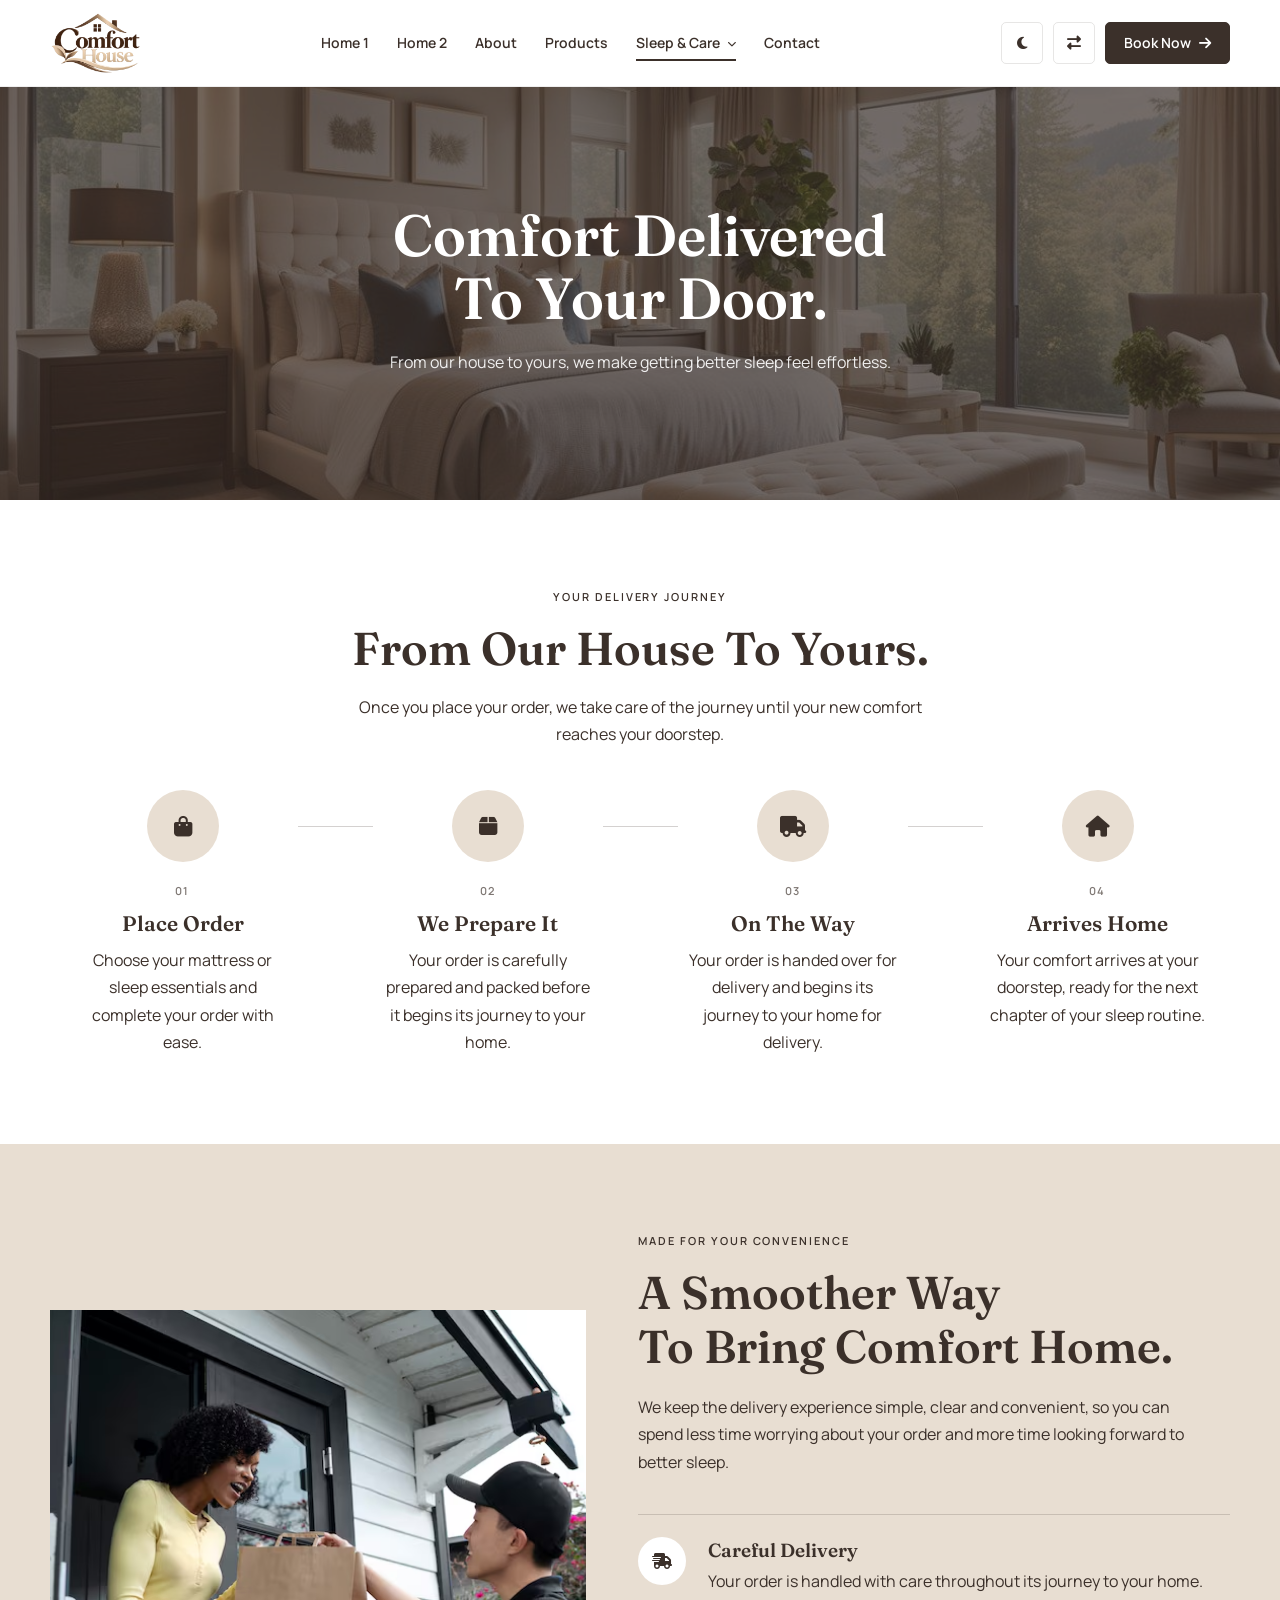
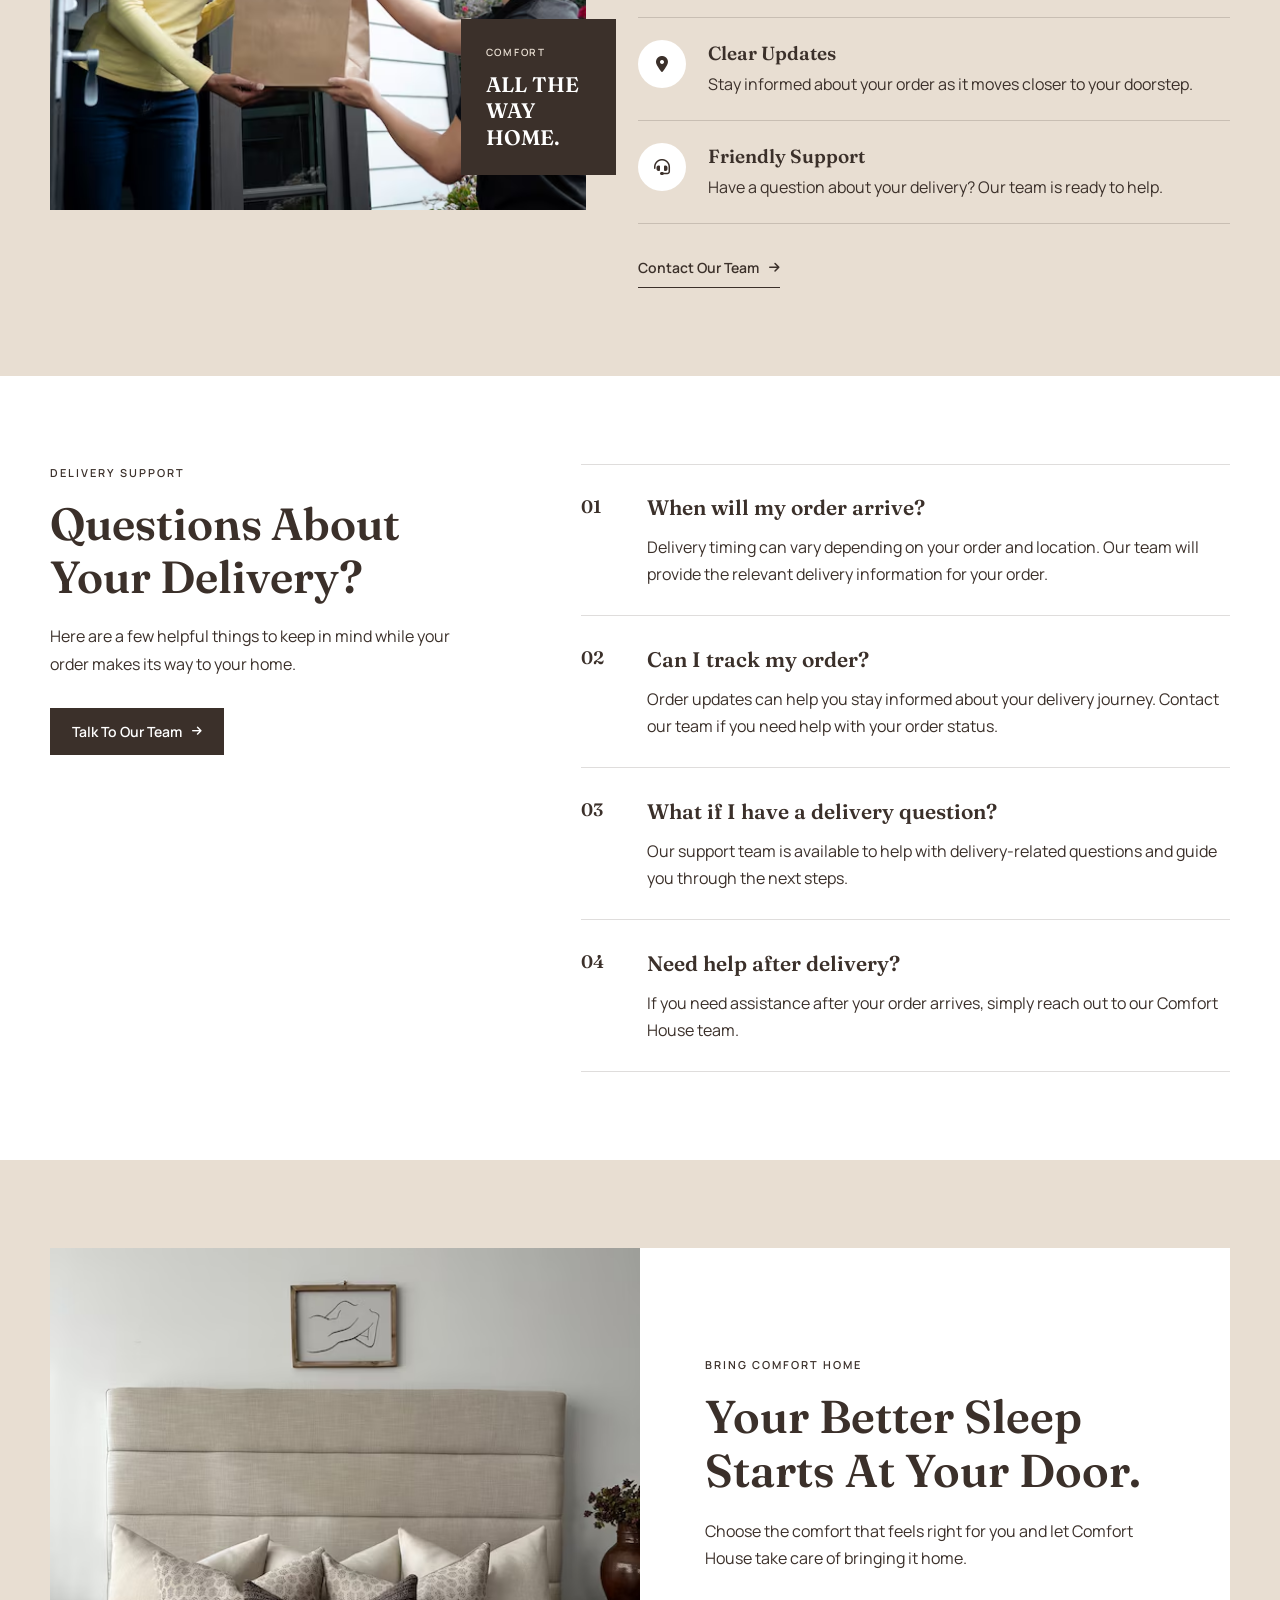
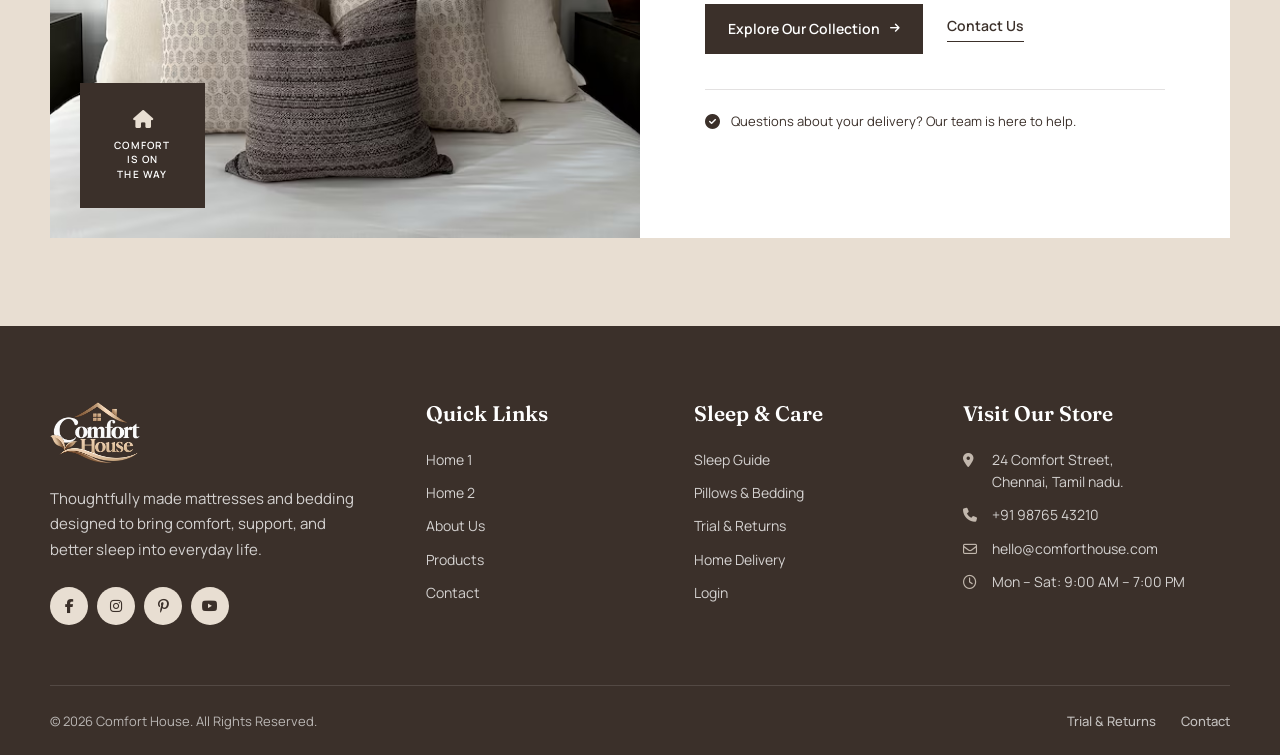
<file: home-delivery.html>
<!DOCTYPE html>
<html lang="en">

<head>
    <meta charset="UTF-8">
    <meta name="viewport" content="width=device-width, initial-scale=1.0">

    <title>Comfort House</title>

    <!-- Favicon -->
    <link rel="icon" type="image/png" href="images/logo.png">

    <!-- Google Fonts -->
    <link rel="preconnect" href="https://fonts.googleapis.com">
    <link rel="preconnect" href="https://fonts.gstatic.com" crossorigin>

    <link
        href="https://fonts.googleapis.com/css2?family=Fraunces:opsz,wght@9..144,500;9..144,600;9..144,700&family=Manrope:wght@400;500;600;700&display=swap"
        rel="stylesheet">

    <!-- Font Awesome -->
    <link rel="stylesheet" href="https://cdnjs.cloudflare.com/ajax/libs/font-awesome/6.7.2/css/all.min.css">

    <!-- Main CSS -->
    <link rel="stylesheet" href="css/style.css">
</head>

<body>


    <!-- =========================================
     Header
========================================= -->

    <header class="site-header">
        <div class="container">
            <div class="header-wrapper">

                <!-- Logo -->
                <a href="index.html" class="site-logo">
                    <img src="images/logo.png" alt="Comfort House">
                </a>


                <!-- Desktop Navigation -->
                <nav class="main-nav" aria-label="Main Navigation">

                    <ul class="nav-list">

                        <li>
                            <a href="index.html">Home 1</a>
                        </li>

                        <li>
                            <a href="home-2.html">Home 2</a>
                        </li>

                        <li>
                            <a href="about.html">About</a>
                        </li>

                        <li>
                            <a href="products.html">Products</a>
                        </li>

                        <li class="has-dropdown">
                            <a href="#" class="dropdown-toggle active">
                                Sleep &amp; Care
                                <i class="fa-solid fa-chevron-down"></i>
                            </a>

                            <ul class="dropdown-menu">
                                <li>
                                    <a href="sleep-guide.html">Sleep Guide</a>
                                </li>

                                <li>
                                    <a href="pillows-bedding.html">
                                        Pillows &amp; Bedding
                                    </a>
                                </li>

                                <li>
                                    <a href="trial-returns.html">
                                        Trial Period &amp; Returns
                                    </a>
                                </li>

                                <li>
                                    <a href="home-delivery.html" class="active">
                                        Home Delivery
                                    </a>
                                </li>
                            </ul>
                        </li>

                        <li>
                            <a href="contact.html">Contact</a>
                        </li>

                    </ul>

                </nav>


                <!-- Desktop Actions -->
                <div class="header-actions">

                    <!-- Dark Mode -->
                    <button type="button" class="header-icon-btn theme-toggle" aria-label="Toggle dark mode"
                        title="Dark Mode">
                        <i class="fa-solid fa-moon"></i>
                    </button>

                    <!-- RTL -->
                    <button type="button" class="header-icon-btn rtl-toggle" aria-label="Toggle RTL mode"
                        title="RTL Mode">
                        <i class="fa-solid fa-right-left"></i>
                    </button>

                    <a href="booking.html" class="header-booking-btn">
                        Book Now
                        <i class="fa-solid fa-arrow-right"></i>
                    </a>


                </div>


                <!-- Mobile Menu Button -->
                <button type="button" class="menu-toggle" aria-label="Open menu" aria-expanded="false">
                    <i class="fa-solid fa-bars"></i>
                </button>

            </div>
        </div>


        <!-- Mobile Navigation -->
        <div class="mobile-menu">

            <div class="mobile-menu-inner">

                <nav class="mobile-nav" aria-label="Mobile Navigation">

                    <ul>

                        <li>
                            <a href="index.html">Home 1</a>
                        </li>

                        <li>
                            <a href="home-2.html">Home 2</a>
                        </li>

                        <li>
                            <a href="about.html">About</a>
                        </li>

                        <li>
                            <a href="products.html">Products</a>
                        </li>

                        <li class="mobile-dropdown">

                            <button type="button" class="mobile-dropdown-toggle" aria-expanded="false">
                                <span>Sleep &amp; Care</span>
                                <i class="fa-solid fa-chevron-down"></i>
                            </button>

                            <ul class="mobile-dropdown-menu">

                                <li>
                                    <a href="sleep-guide.html">
                                        Sleep Guide
                                    </a>
                                </li>

                                <li>
                                    <a href="pillows-bedding.html">
                                        Pillows &amp; Bedding
                                    </a>
                                </li>

                                <li>
                                    <a href="trial-returns.html">
                                        Trial Period &amp; Returns
                                    </a>
                                </li>

                                <li>
                                    <a href="home-delivery.html">
                                        Home Delivery
                                    </a>
                                </li>

                            </ul>

                        </li>

                        <li>
                            <a href="contact.html">Contact</a>
                        </li>

                    </ul>

                </nav>


                <!-- Mobile Actions -->
                <div class="mobile-actions">

                    <button type="button" class="mobile-action-btn theme-toggle">
                        <span>
                            <i class="fa-solid fa-moon"></i>
                            Dark Mode
                        </span>

                    </button>


                    <button type="button" class="mobile-action-btn rtl-toggle">
                        <span>
                            <i class="fa-solid fa-right-left"></i>
                            RTL Mode
                        </span>
                    </button>


                    <a href="booking.html" class="mobile-booking-btn">
                        Book Now
                        <i class="fa-solid fa-arrow-right"></i>
                    </a>

                </div>

            </div>

        </div>

    </header>

    <!-- =========================
     INNER PAGE HERO
========================= -->
    <section class="inner-page-hero sleep-banner">

        <div class="inner-page-hero-overlay"></div>

        <div class="inner-page-hero-content">
            <h1>Comfort Delivered <br> To Your Door.</h1>
            <p>From our house to yours, we make getting better sleep feel effortless.</p>
        </div>

    </section>


    <section class="delivery-journey-section">
        <div class="container">

            <div class="delivery-journey-heading">
                <span>YOUR DELIVERY JOURNEY</span>
                <h2>From Our House To Yours.</h2>
                <p>
                    Once you place your order, we take care of the journey
                    until your new comfort reaches your doorstep.
                </p>
            </div>

            <div class="delivery-journey-track">

                <div class="delivery-journey-step">
                    <div class="delivery-journey-icon">
                        <i class="fa-solid fa-bag-shopping"></i>
                    </div>

                    <div class="delivery-journey-number">01</div>

                    <h3>Place Order</h3>

                    <p>
                        Choose your mattress or sleep essentials and complete
                        your order with ease.
                    </p>
                </div>


                <div class="delivery-journey-line"></div>


                <div class="delivery-journey-step">
                    <div class="delivery-journey-icon">
                        <i class="fa-solid fa-box"></i>
                    </div>

                    <div class="delivery-journey-number">02</div>

                    <h3>We Prepare It</h3>

                    <p>
                        Your order is carefully prepared and packed before
                        it begins its journey to your home.
                    </p>
                </div>


                <div class="delivery-journey-line"></div>


                <div class="delivery-journey-step">
                    <div class="delivery-journey-icon">
                        <i class="fa-solid fa-truck"></i>
                    </div>

                    <div class="delivery-journey-number">03</div>

                    <h3>On The Way</h3>

                    <p>
                        Your order is handed over for delivery and begins
                        its journey to your home for delivery.
                    </p>
                </div>


                <div class="delivery-journey-line"></div>


                <div class="delivery-journey-step">
                    <div class="delivery-journey-icon">
                        <i class="fa-solid fa-house"></i>
                    </div>

                    <div class="delivery-journey-number">04</div>

                    <h3>Arrives Home</h3>

                    <p>
                        Your comfort arrives at your doorstep, ready for
                        the next chapter of your sleep routine.
                    </p>
                </div>

            </div>

        </div>
    </section>

    <section class="delivery-simple-section">
        <div class="container">

            <div class="delivery-simple-wrapper">

                <!-- Left Image -->
                <div class="delivery-simple-visual">
                    <img src="images/home-delivery.jpg" alt="Comfort House home delivery">

                    <div class="delivery-simple-badge">
                        <span>COMFORT</span>
                        <strong>ALL THE WAY<br>HOME.</strong>
                    </div>
                </div>


                <!-- Right Content -->
                <div class="delivery-simple-content">

                    <span class="delivery-simple-label">
                        MADE FOR YOUR CONVENIENCE
                    </span>

                    <h2>
                        A Smoother Way
                        <em>To Bring Comfort Home.</em>
                    </h2>

                    <p>
                        We keep the delivery experience simple, clear and
                        convenient, so you can spend less time worrying about
                        your order and more time looking forward to better sleep.
                    </p>


                    <div class="delivery-simple-points">

                        <div class="delivery-simple-point">
                            <div class="delivery-simple-point-icon">
                                <i class="fa-solid fa-truck-fast"></i>
                            </div>

                            <div>
                                <h3>Careful Delivery</h3>
                                <p>
                                    Your order is handled with care throughout
                                    its journey to your home.
                                </p>
                            </div>
                        </div>


                        <div class="delivery-simple-point">
                            <div class="delivery-simple-point-icon">
                                <i class="fa-solid fa-location-dot"></i>
                            </div>

                            <div>
                                <h3>Clear Updates</h3>
                                <p>
                                    Stay informed about your order as it moves
                                    closer to your doorstep.
                                </p>
                            </div>
                        </div>


                        <div class="delivery-simple-point">
                            <div class="delivery-simple-point-icon">
                                <i class="fa-solid fa-headset"></i>
                            </div>

                            <div>
                                <h3>Friendly Support</h3>
                                <p>
                                    Have a question about your delivery?
                                    Our team is ready to help.
                                </p>
                            </div>
                        </div>

                    </div>

                    <a href="#" class="delivery-simple-link">
                        Contact Our Team
                        <i class="fa-solid fa-arrow-right"></i>
                    </a>

                </div>

            </div>

        </div>
    </section>

    <section class="delivery-support-section">
        <div class="container">

            <div class="delivery-support-wrapper">

                <!-- Left Content -->
                <div class="delivery-support-content">

                    <span class="delivery-support-label">
                        DELIVERY SUPPORT
                    </span>

                    <h2>
                        Questions About
                        <em>Your Delivery?</em>
                    </h2>

                    <p>
                        Here are a few helpful things to keep in mind while
                        your order makes its way to your home.
                    </p>

                    <a href="#" class="delivery-support-button">
                        Talk To Our Team
                        <i class="fa-solid fa-arrow-right"></i>
                    </a>

                </div>


                <!-- Right Questions -->
                <div class="delivery-support-list">

                    <div class="delivery-support-item">
                        <div class="delivery-support-question">
                            <span>01</span>
                            <h3>When will my order arrive?</h3>
                        </div>

                        <p>
                            Delivery timing can vary depending on your order
                            and location. Our team will provide the relevant
                            delivery information for your order.
                        </p>
                    </div>


                    <div class="delivery-support-item">
                        <div class="delivery-support-question">
                            <span>02</span>
                            <h3>Can I track my order?</h3>
                        </div>

                        <p>
                            Order updates can help you stay informed about
                            your delivery journey. Contact our team if you
                            need help with your order status.
                        </p>
                    </div>


                    <div class="delivery-support-item">
                        <div class="delivery-support-question">
                            <span>03</span>
                            <h3>What if I have a delivery question?</h3>
                        </div>

                        <p>
                            Our support team is available to help with
                            delivery-related questions and guide you through
                            the next steps.
                        </p>
                    </div>


                    <div class="delivery-support-item">
                        <div class="delivery-support-question">
                            <span>04</span>
                            <h3>Need help after delivery?</h3>
                        </div>

                        <p>
                            If you need assistance after your order arrives,
                            simply reach out to our Comfort House team.
                        </p>
                    </div>

                </div>

            </div>

        </div>
    </section>

    <section class="home-delivery-final-section">
        <div class="container">

            <div class="home-delivery-final-wrapper">

                <div class="home-delivery-final-image">
                    <img src="images/home-delivery-final.jpg" alt="Comfort House delivery at home">

                    <div class="home-delivery-final-badge">
                        <i class="fa-solid fa-house"></i>
                        <span>COMFORT<br>IS ON<br>THE WAY</span>
                    </div>
                </div>


                <div class="home-delivery-final-content">

                    <span class="home-delivery-final-label">
                        BRING COMFORT HOME
                    </span>

                    <h2>
                        Your Better Sleep
                        <em>Starts At Your Door.</em>
                    </h2>

                    <p>
                        Choose the comfort that feels right for you and let
                        Comfort House take care of bringing it home.
                    </p>

                    <div class="home-delivery-final-actions">
                        <a href="#" class="home-delivery-final-primary">
                            Explore Our Collection
                            <i class="fa-solid fa-arrow-right"></i>
                        </a>

                        <a href="#" class="home-delivery-final-secondary">
                            Contact Us
                        </a>
                    </div>

                    <div class="home-delivery-final-note">
                        <i class="fa-solid fa-circle-check"></i>
                        <span>
                            Questions about your delivery? Our team is here to help.
                        </span>
                    </div>

                </div>

            </div>

        </div>
    </section>

    <!-- =========================================
     Footer
========================================= -->

    <footer class="site-footer">

        <div class="container">

            <div class="footer-top">

                <!-- Brand -->
                <div class="footer-brand">

                    <a href="index.html" class="footer-logo">
                        <img src="images/logo-white.png" alt="Comfort House">
                    </a>

                    <p>
                        Thoughtfully made mattresses and bedding designed
                        to bring comfort, support, and better sleep into
                        everyday life.
                    </p>

                    <div class="footer-socials">

                        <a href="#" aria-label="Facebook">
                            <i class="fa-brands fa-facebook-f"></i>
                        </a>

                        <a href="#" aria-label="Instagram">
                            <i class="fa-brands fa-instagram"></i>
                        </a>

                        <a href="#" aria-label="Pinterest">
                            <i class="fa-brands fa-pinterest-p"></i>
                        </a>

                        <a href="#" aria-label="YouTube">
                            <i class="fa-brands fa-youtube"></i>
                        </a>

                    </div>

                </div>


                <!-- Quick Links -->
                <div class="footer-column">

                    <h3>Quick Links</h3>

                    <ul>
                        <li>
                            <a href="home-1.html">Home 1</a>
                        </li>

                        <li>
                            <a href="home-2.html">Home 2</a>
                        </li>

                        <li>
                            <a href="about.html">About Us</a>
                        </li>

                        <li>
                            <a href="products.html">Products</a>
                        </li>

                        <li>
                            <a href="contact.html">Contact</a>
                        </li>
                    </ul>

                </div>


                <!-- Sleep & Care -->
                <div class="footer-column">

                    <h3>Sleep &amp; Care</h3>

                    <ul>
                        <li>
                            <a href="sleep-guide.html">Sleep Guide</a>
                        </li>

                        <li>
                            <a href="pillows-bedding.html">
                                Pillows &amp; Bedding
                            </a>
                        </li>

                        <li>
                            <a href="trial-returns.html">
                                Trial &amp; Returns
                            </a>
                        </li>

                        <li>
                            <a href="home-delivery.html">
                                Home Delivery
                            </a>
                        </li>

                        <li>
                            <a href="login.html">Login</a>
                        </li>
                    </ul>

                </div>


                <!-- Contact -->
                <div class="footer-column footer-contact">

                    <h3>Visit Our Store</h3>

                    <ul>

                        <li>
                            <i class="fa-solid fa-location-dot"></i>
                            <span>
                                24 Comfort Street,<br>
                                Chennai, Tamil nadu.
                            </span>
                        </li>

                        <li>
                            <i class="fa-solid fa-phone"></i>
                            <a href="tel:+919876543210">
                                +91 98765 43210
                            </a>
                        </li>

                        <li>
                            <i class="fa-regular fa-envelope"></i>
                            <a href="mailto:hello@comforthouse.com">
                                hello@comforthouse.com
                            </a>
                        </li>

                        <li>
                            <i class="fa-regular fa-clock"></i>
                            <span>
                                Mon – Sat: 9:00 AM – 7:00 PM
                            </span>
                        </li>

                    </ul>

                </div>

            </div>


            <!-- Footer Bottom -->
            <div class="footer-bottom">

                <p>
                    © 2026 Comfort House. All Rights Reserved.
                </p>

                <div class="footer-bottom-links">

                    <a href="trial-returns.html">
                        Trial &amp; Returns
                    </a>

                    <a href="contact.html">
                        Contact
                    </a>

                </div>

            </div>

        </div>

    </footer>

    <!-- Scroll To Top -->
    <button type="button" class="scroll-top" aria-label="Scroll to top">
        <i class="fa-solid fa-arrow-up"></i>
    </button>

    <script src="js/main.js"></script>

</body>

</html>
</file>
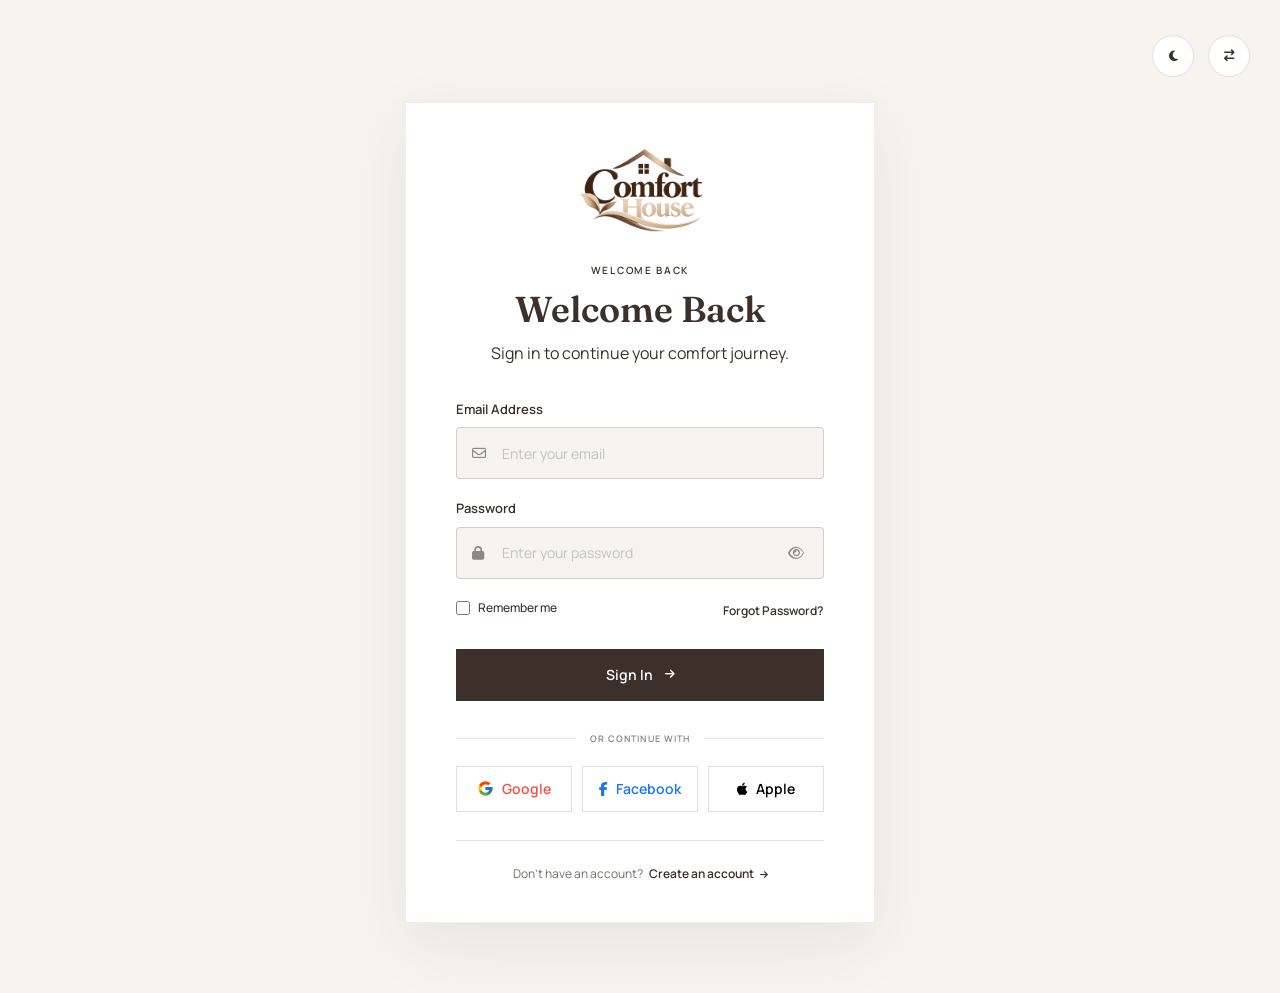
<file: login.html>
<!DOCTYPE html>
<html lang="en">

<head>
    <meta charset="UTF-8">
    <meta name="viewport" content="width=device-width, initial-scale=1.0">

    <title>Comfort House</title>

    <!-- Favicon -->
    <link rel="icon" type="image/png" href="images/logo.png">

    <!-- Google Fonts -->
    <link rel="preconnect" href="https://fonts.googleapis.com">
    <link rel="preconnect" href="https://fonts.gstatic.com" crossorigin>

    <link
        href="https://fonts.googleapis.com/css2?family=Fraunces:opsz,wght@9..144,500;9..144,600;9..144,700&family=Manrope:wght@400;500;600;700&display=swap"
        rel="stylesheet">

    <!-- Font Awesome -->
    <link rel="stylesheet" href="https://cdnjs.cloudflare.com/ajax/libs/font-awesome/6.7.2/css/all.min.css">

    <!-- Main CSS -->
    <link rel="stylesheet" href="css/style.css">
</head>

<body class="auth-body">


    <!-- =========================
     LOGIN PAGE
========================= -->

    <main class="auth-page">

        <!-- Top Controls -->
        <div class="auth-page-controls">

            <button type="button" class="auth-control-btn" id="darkModeToggle">
                <i class="fa-solid fa-moon"></i>
            </button>

            <button type="button" class="auth-control-btn" id="rtlToggle">
                <i class="fa-solid fa-arrow-right-arrow-left"></i>
            </button>

        </div>


        <!-- Login Card -->
        <div class="auth-card">

            <div class="auth-logo">
                <a href="index.html">
                    <img src="images/logo.png" alt="Comfort House">
                </a>
            </div>

            <div class="auth-heading">
                <span>WELCOME BACK</span>

                <h1>Welcome Back</h1>

                <p>
                    Sign in to continue your comfort journey.
                </p>
            </div>


            <form class="auth-form">

                <div class="auth-form-group">
                    <label for="login-email">Email Address</label>

                    <div class="auth-input">
                        <i class="fa-regular fa-envelope"></i>

                        <input type="email" id="login-email" placeholder="Enter your email" required>
                    </div>
                </div>


                <div class="auth-form-group">
                    <label for="login-password">Password</label>

                    <div class="auth-input">
                        <i class="fa-solid fa-lock"></i>

                        <input type="password" id="login-password" placeholder="Enter your password" required>

                        <button type="button" class="password-toggle" aria-label="Show password">
                            <i class="fa-regular fa-eye"></i>
                        </button>
                    </div>
                </div>


                <div class="auth-options">

                    <label class="remember-option">
                        <input type="checkbox">
                        <span>Remember me</span>
                    </label>

                    <a href="#">Forgot Password?</a>

                </div>


                <button type="submit" class="auth-submit">
                    Sign In
                    <i class="fa-solid fa-arrow-right"></i>
                </button>

            </form>


            <div class="auth-divider">
                <span>OR CONTINUE WITH</span>
            </div>


            <div class="auth-socials">

                <a href="#" class="social-btn google-btn">
                    <img src="images/google-logo.svg" alt="Google">
                    <span>Google</span>
                </a>

                <a href="#" class="social-btn facebook-btn">
                    <i class="fa-brands fa-facebook-f"></i>
                    <span>Facebook</span>
                </a>

                <a href="#" class="social-btn apple-btn">
                    <i class="fa-brands fa-apple"></i>
                    <span>Apple</span>
                </a>

            </div>


            <div class="auth-register">
                <span>Don't have an account?</span>

                <a href="register.html">
                    Create an account
                    <i class="fa-solid fa-arrow-right"></i>
                </a>
            </div>

        </div>

    </main>


    <script src="js/main.js"></script>

</body>

</html>
</file>
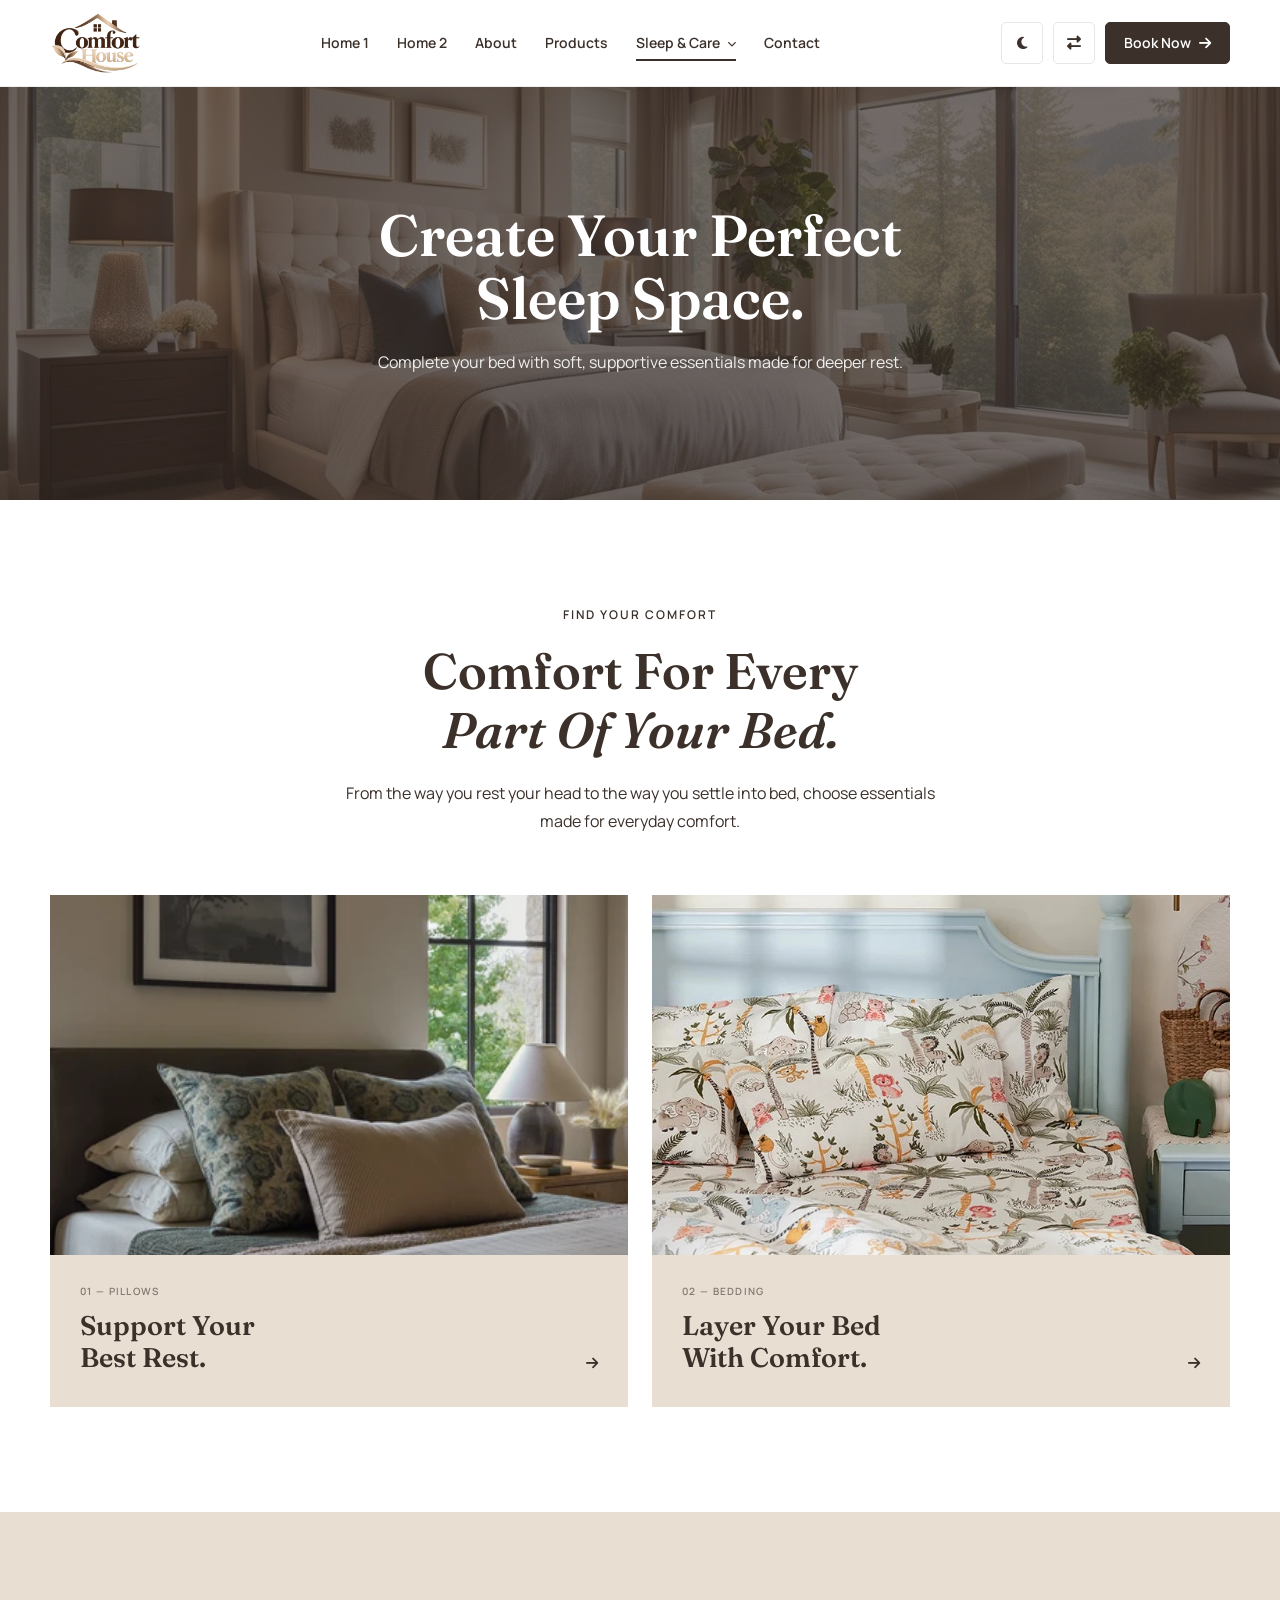
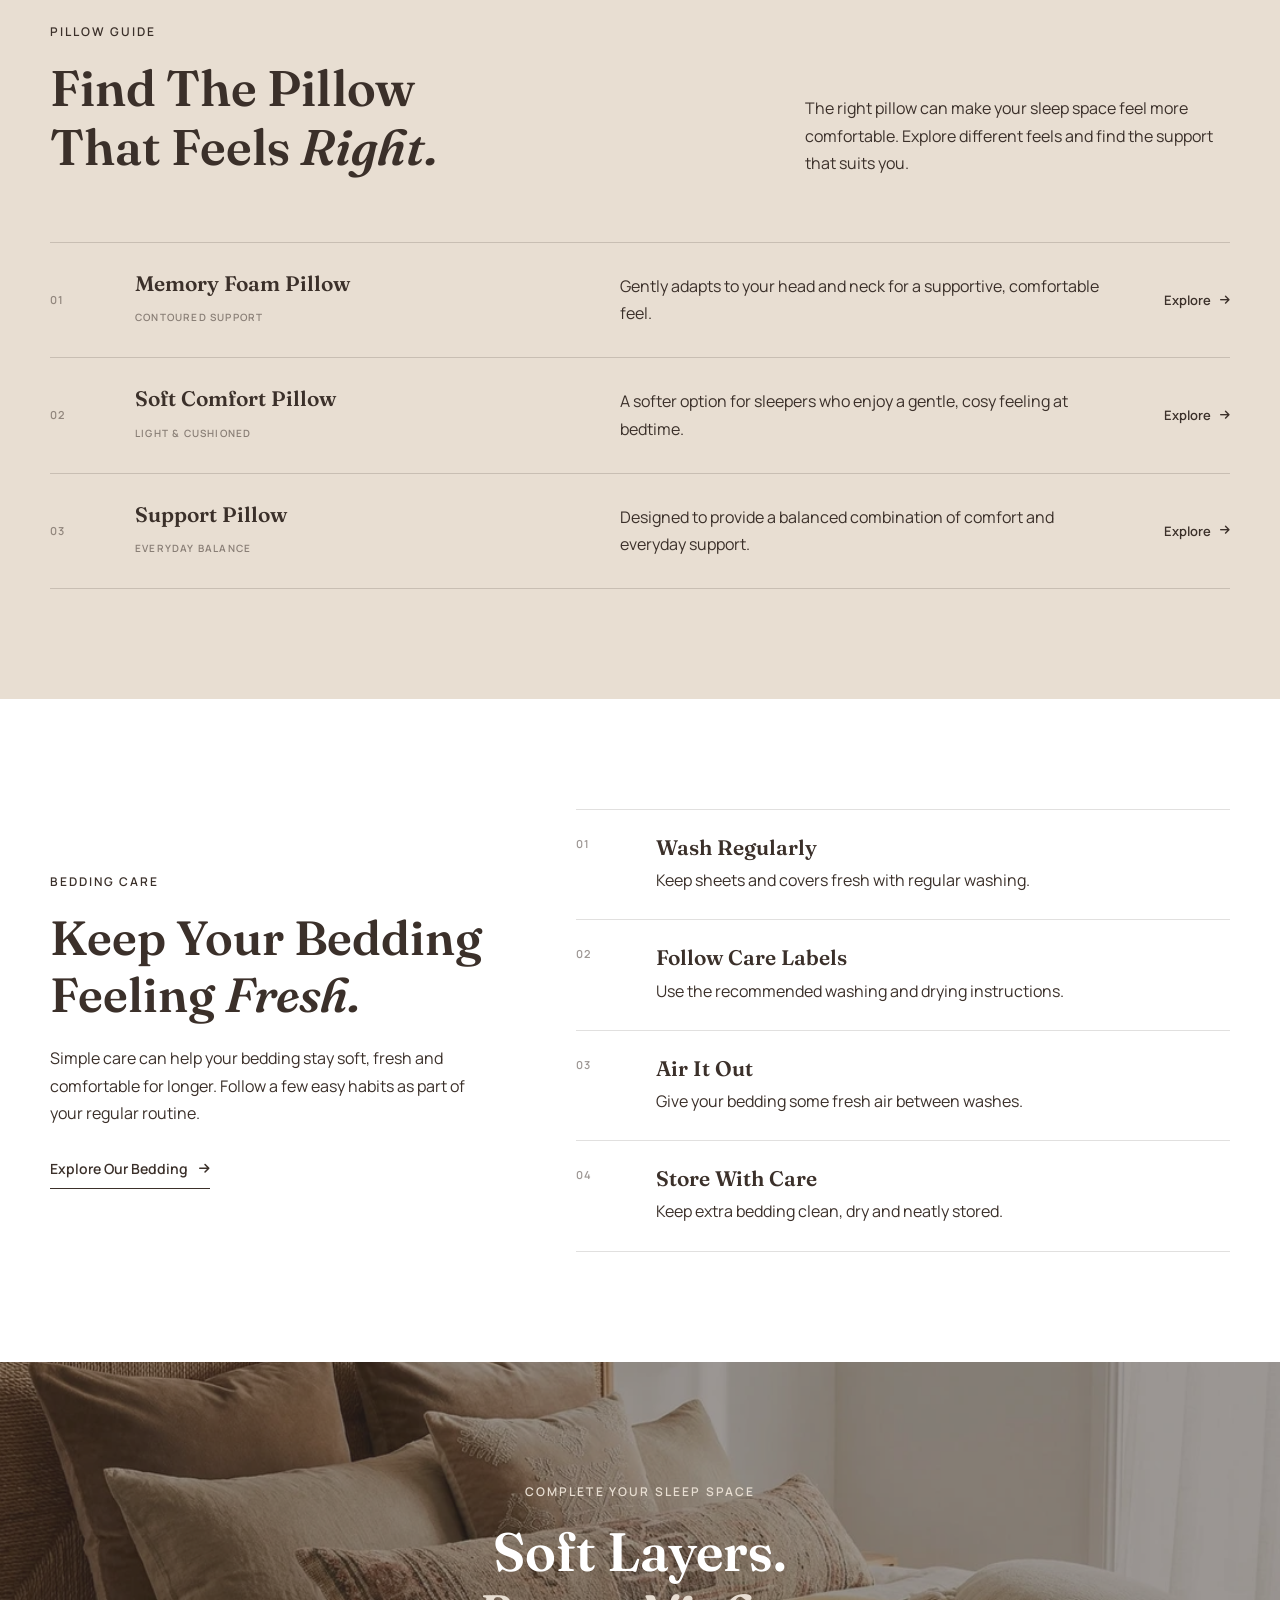
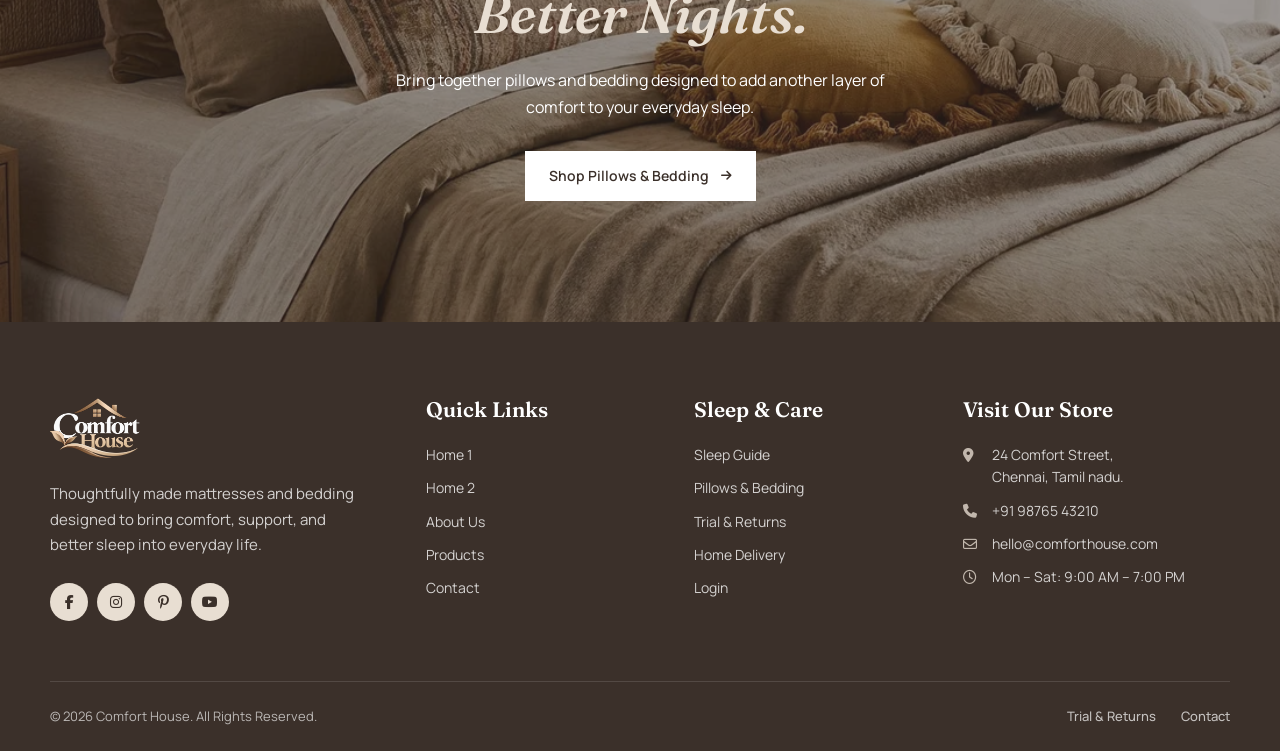
<file: pillows-bedding.html>
<!DOCTYPE html>
<html lang="en">

<head>
    <meta charset="UTF-8">
    <meta name="viewport" content="width=device-width, initial-scale=1.0">

    <title>Comfort House</title>

    <!-- Favicon -->
    <link rel="icon" type="image/png" href="images/logo.png">

    <!-- Google Fonts -->
    <link rel="preconnect" href="https://fonts.googleapis.com">
    <link rel="preconnect" href="https://fonts.gstatic.com" crossorigin>

    <link
        href="https://fonts.googleapis.com/css2?family=Fraunces:opsz,wght@9..144,500;9..144,600;9..144,700&family=Manrope:wght@400;500;600;700&display=swap"
        rel="stylesheet">

    <!-- Font Awesome -->
    <link rel="stylesheet" href="https://cdnjs.cloudflare.com/ajax/libs/font-awesome/6.7.2/css/all.min.css">

    <!-- Main CSS -->
    <link rel="stylesheet" href="css/style.css">
</head>

<body>


    <!-- =========================================
     Header
========================================= -->

    <header class="site-header">
        <div class="container">
            <div class="header-wrapper">

                <!-- Logo -->
                <a href="index.html" class="site-logo">
                    <img src="images/logo.png" alt="Comfort House">
                </a>


                <!-- Desktop Navigation -->
                <nav class="main-nav" aria-label="Main Navigation">

                    <ul class="nav-list">

                        <li>
                            <a href="index.html">Home 1</a>
                        </li>

                        <li>
                            <a href="home-2.html">Home 2</a>
                        </li>

                        <li>
                            <a href="about.html">About</a>
                        </li>

                        <li>
                            <a href="products.html">Products</a>
                        </li>

                        <li class="has-dropdown">
                            <a href="#" class="dropdown-toggle active">
                                Sleep &amp; Care
                                <i class="fa-solid fa-chevron-down"></i>
                            </a>

                            <ul class="dropdown-menu">
                                <li>
                                    <a href="sleep-guide.html">Sleep Guide</a>
                                </li>

                                <li>
                                    <a href="pillows-bedding.html" class="active">
                                        Pillows &amp; Bedding
                                    </a>
                                </li>

                                <li>
                                    <a href="trial-returns.html">
                                        Trial Period &amp; Returns
                                    </a>
                                </li>

                                <li>
                                    <a href="home-delivery.html">
                                        Home Delivery
                                    </a>
                                </li>
                            </ul>
                        </li>

                        <li>
                            <a href="contact.html">Contact</a>
                        </li>

                    </ul>

                </nav>


                <!-- Desktop Actions -->
                <div class="header-actions">

                    <!-- Dark Mode -->
                    <button type="button" class="header-icon-btn theme-toggle" aria-label="Toggle dark mode"
                        title="Dark Mode">
                        <i class="fa-solid fa-moon"></i>
                    </button>

                    <!-- RTL -->
                    <button type="button" class="header-icon-btn rtl-toggle" aria-label="Toggle RTL mode"
                        title="RTL Mode">
                        <i class="fa-solid fa-right-left"></i>
                    </button>

                    <a href="booking.html" class="header-booking-btn">
                        Book Now
                        <i class="fa-solid fa-arrow-right"></i>
                    </a>


                </div>


                <!-- Mobile Menu Button -->
                <button type="button" class="menu-toggle" aria-label="Open menu" aria-expanded="false">
                    <i class="fa-solid fa-bars"></i>
                </button>

            </div>
        </div>


        <!-- Mobile Navigation -->
        <div class="mobile-menu">

            <div class="mobile-menu-inner">

                <nav class="mobile-nav" aria-label="Mobile Navigation">

                    <ul>

                        <li>
                            <a href="index.html">Home 1</a>
                        </li>

                        <li>
                            <a href="home-2.html">Home 2</a>
                        </li>

                        <li>
                            <a href="about.html">About</a>
                        </li>

                        <li>
                            <a href="products.html">Products</a>
                        </li>

                        <li class="mobile-dropdown">

                            <button type="button" class="mobile-dropdown-toggle" aria-expanded="false">
                                <span>Sleep &amp; Care</span>
                                <i class="fa-solid fa-chevron-down"></i>
                            </button>

                            <ul class="mobile-dropdown-menu">

                                <li>
                                    <a href="sleep-guide.html">
                                        Sleep Guide
                                    </a>
                                </li>

                                <li>
                                    <a href="pillows-bedding.html">
                                        Pillows &amp; Bedding
                                    </a>
                                </li>

                                <li>
                                    <a href="trial-returns.html">
                                        Trial Period &amp; Returns
                                    </a>
                                </li>

                                <li>
                                    <a href="home-delivery.html">
                                        Home Delivery
                                    </a>
                                </li>

                            </ul>

                        </li>

                        <li>
                            <a href="contact.html">Contact</a>
                        </li>

                    </ul>

                </nav>


                <!-- Mobile Actions -->
                <div class="mobile-actions">

                    <button type="button" class="mobile-action-btn theme-toggle">
                        <span>
                            <i class="fa-solid fa-moon"></i>
                            Dark Mode
                        </span>

                    </button>


                    <button type="button" class="mobile-action-btn rtl-toggle">
                        <span>
                            <i class="fa-solid fa-right-left"></i>
                            RTL Mode
                        </span>
                    </button>


                    <a href="booking.html" class="mobile-booking-btn">
                        Book Now
                        <i class="fa-solid fa-arrow-right"></i>
                    </a>

                </div>

            </div>

        </div>

    </header>

    <!-- =========================
     INNER PAGE HERO
========================= -->
    <section class="inner-page-hero sleep-banner">

        <div class="inner-page-hero-overlay"></div>

        <div class="inner-page-hero-content">
            <h1>Create Your Perfect <br> Sleep Space.</h1>
            <p>Complete your bed with soft, supportive essentials made for deeper rest.</p>
        </div>

    </section>

    <section class="pillow-bedding-choice-section">
        <div class="container">

            <div class="pillow-bedding-choice-heading">
                <span class="pillow-bedding-choice-label">
                    FIND YOUR COMFORT
                </span>

                <h2>
                    Comfort For Every<br>
                    <em>Part Of Your Bed.</em>
                </h2>

                <p>
                    From the way you rest your head to the way you settle
                    into bed, choose essentials made for everyday comfort.
                </p>
            </div>

            <div class="pillow-bedding-choice-grid">

                <a href="#" class="pillow-bedding-choice-card">

                    <div class="pillow-bedding-choice-image">
                        <img src="images/pillows-collection.jpg" alt="Pillows collection">
                    </div>

                    <div class="pillow-bedding-choice-content">
                        <div>
                            <span>01 — PILLOWS</span>
                            <h3>Support Your<br>Best Rest.</h3>
                        </div>

                        <i class="fa-solid fa-arrow-right"></i>
                    </div>

                </a>


                <a href="#" class="pillow-bedding-choice-card">

                    <div class="pillow-bedding-choice-image">
                        <img src="images/bedding-collection.jpg" alt="Bedding collection">
                    </div>

                    <div class="pillow-bedding-choice-content">
                        <div>
                            <span>02 — BEDDING</span>
                            <h3>Layer Your Bed<br>With Comfort.</h3>
                        </div>

                        <i class="fa-solid fa-arrow-right"></i>
                    </div>

                </a>

            </div>

        </div>
    </section>

    <section class="pillow-guide-section">
        <div class="container">

            <div class="pillow-guide-intro">

                <div>
                    <span class="pillow-guide-label">
                        PILLOW GUIDE
                    </span>

                    <h2>
                        Find The Pillow<br>
                        That Feels <em>Right.</em>
                    </h2>
                </div>

                <p>
                    The right pillow can make your sleep space feel more
                    comfortable. Explore different feels and find the
                    support that suits you.
                </p>

            </div>

            <div class="pillow-guide-list">

                <div class="pillow-guide-row">

                    <div class="pillow-guide-number">01</div>

                    <div class="pillow-guide-title">
                        <h3>Memory Foam Pillow</h3>
                        <span>CONTOURED SUPPORT</span>
                    </div>

                    <p>
                        Gently adapts to your head and neck for a supportive,
                        comfortable feel.
                    </p>

                    <a href="#" class="pillow-guide-link">
                        Explore
                        <i class="fa-solid fa-arrow-right"></i>
                    </a>

                </div>


                <div class="pillow-guide-row">

                    <div class="pillow-guide-number">02</div>

                    <div class="pillow-guide-title">
                        <h3>Soft Comfort Pillow</h3>
                        <span>LIGHT &amp; CUSHIONED</span>
                    </div>

                    <p>
                        A softer option for sleepers who enjoy a gentle,
                        cosy feeling at bedtime.
                    </p>

                    <a href="#" class="pillow-guide-link">
                        Explore
                        <i class="fa-solid fa-arrow-right"></i>
                    </a>

                </div>


                <div class="pillow-guide-row">

                    <div class="pillow-guide-number">03</div>

                    <div class="pillow-guide-title">
                        <h3>Support Pillow</h3>
                        <span>EVERYDAY BALANCE</span>
                    </div>

                    <p>
                        Designed to provide a balanced combination of comfort
                        and everyday support.
                    </p>

                    <a href="#" class="pillow-guide-link">
                        Explore
                        <i class="fa-solid fa-arrow-right"></i>
                    </a>

                </div>

            </div>

        </div>
    </section>

    <section class="bedding-care-section">
        <div class="container">

            <div class="bedding-care-wrapper">

                <div class="bedding-care-content">

                    <span class="bedding-care-label">
                        BEDDING CARE
                    </span>

                    <h2>
                        Keep Your Bedding<br>
                        Feeling <em>Fresh.</em>
                    </h2>

                    <p>
                        Simple care can help your bedding stay soft, fresh
                        and comfortable for longer. Follow a few easy habits
                        as part of your regular routine.
                    </p>

                    <a href="#" class="bedding-care-link">
                        Explore Our Bedding
                        <i class="fa-solid fa-arrow-right"></i>
                    </a>

                </div>

                <div class="bedding-care-steps">

                    <div class="bedding-care-step">
                        <span>01</span>

                        <div>
                            <h3>Wash Regularly</h3>
                            <p>
                                Keep sheets and covers fresh with regular washing.
                            </p>
                        </div>
                    </div>

                    <div class="bedding-care-step">
                        <span>02</span>

                        <div>
                            <h3>Follow Care Labels</h3>
                            <p>
                                Use the recommended washing and drying instructions.
                            </p>
                        </div>
                    </div>

                    <div class="bedding-care-step">
                        <span>03</span>

                        <div>
                            <h3>Air It Out</h3>
                            <p>
                                Give your bedding some fresh air between washes.
                            </p>
                        </div>
                    </div>

                    <div class="bedding-care-step">
                        <span>04</span>

                        <div>
                            <h3>Store With Care</h3>
                            <p>
                                Keep extra bedding clean, dry and neatly stored.
                            </p>
                        </div>
                    </div>

                </div>

            </div>

        </div>
    </section>

    <section class="pillow-bedding-cta-section">

        <div class="pillow-bedding-cta-overlay"></div>

        <div class="container">

            <div class="pillow-bedding-cta-content">

                <span class="pillow-bedding-cta-label">
                    COMPLETE YOUR SLEEP SPACE
                </span>

                <h2>
                    Soft Layers.<br>
                    <em>Better Nights.</em>
                </h2>

                <p>
                    Bring together pillows and bedding designed to add
                    another layer of comfort to your everyday sleep.
                </p>

                <a href="#" class="pillow-bedding-cta-button">
                    Shop Pillows &amp; Bedding
                    <i class="fa-solid fa-arrow-right"></i>
                </a>

            </div>

        </div>

    </section>

    <!-- =========================================
     Footer
========================================= -->

    <footer class="site-footer">

        <div class="container">

            <div class="footer-top">

                <!-- Brand -->
                <div class="footer-brand">

                    <a href="index.html" class="footer-logo">
                        <img src="images/logo-white.png" alt="Comfort House">
                    </a>

                    <p>
                        Thoughtfully made mattresses and bedding designed
                        to bring comfort, support, and better sleep into
                        everyday life.
                    </p>

                    <div class="footer-socials">

                        <a href="#" aria-label="Facebook">
                            <i class="fa-brands fa-facebook-f"></i>
                        </a>

                        <a href="#" aria-label="Instagram">
                            <i class="fa-brands fa-instagram"></i>
                        </a>

                        <a href="#" aria-label="Pinterest">
                            <i class="fa-brands fa-pinterest-p"></i>
                        </a>

                        <a href="#" aria-label="YouTube">
                            <i class="fa-brands fa-youtube"></i>
                        </a>

                    </div>

                </div>


                <!-- Quick Links -->
                <div class="footer-column">

                    <h3>Quick Links</h3>

                    <ul>
                        <li>
                            <a href="home-1.html">Home 1</a>
                        </li>

                        <li>
                            <a href="home-2.html">Home 2</a>
                        </li>

                        <li>
                            <a href="about.html">About Us</a>
                        </li>

                        <li>
                            <a href="products.html">Products</a>
                        </li>

                        <li>
                            <a href="contact.html">Contact</a>
                        </li>
                    </ul>

                </div>


                <!-- Sleep & Care -->
                <div class="footer-column">

                    <h3>Sleep &amp; Care</h3>

                    <ul>
                        <li>
                            <a href="sleep-guide.html">Sleep Guide</a>
                        </li>

                        <li>
                            <a href="pillows-bedding.html">
                                Pillows &amp; Bedding
                            </a>
                        </li>

                        <li>
                            <a href="trial-returns.html">
                                Trial &amp; Returns
                            </a>
                        </li>

                        <li>
                            <a href="home-delivery.html">
                                Home Delivery
                            </a>
                        </li>

                        <li>
                            <a href="login.html">Login</a>
                        </li>
                    </ul>

                </div>


                <!-- Contact -->
                <div class="footer-column footer-contact">

                    <h3>Visit Our Store</h3>

                    <ul>

                        <li>
                            <i class="fa-solid fa-location-dot"></i>
                            <span>
                                24 Comfort Street,<br>
                                Chennai, Tamil nadu.
                            </span>
                        </li>

                        <li>
                            <i class="fa-solid fa-phone"></i>
                            <a href="tel:+919876543210">
                                +91 98765 43210
                            </a>
                        </li>

                        <li>
                            <i class="fa-regular fa-envelope"></i>
                            <a href="mailto:hello@comforthouse.com">
                                hello@comforthouse.com
                            </a>
                        </li>

                        <li>
                            <i class="fa-regular fa-clock"></i>
                            <span>
                                Mon – Sat: 9:00 AM – 7:00 PM
                            </span>
                        </li>

                    </ul>

                </div>

            </div>


            <!-- Footer Bottom -->
            <div class="footer-bottom">

                <p>
                    © 2026 Comfort House. All Rights Reserved.
                </p>

                <div class="footer-bottom-links">

                    <a href="trial-returns.html">
                        Trial &amp; Returns
                    </a>

                    <a href="contact.html">
                        Contact
                    </a>

                </div>

            </div>

        </div>

    </footer>

    <!-- Scroll To Top -->
    <button type="button" class="scroll-top" aria-label="Scroll to top">
        <i class="fa-solid fa-arrow-up"></i>
    </button>

    <script src="js/main.js"></script>

</body>

</html>
</file>
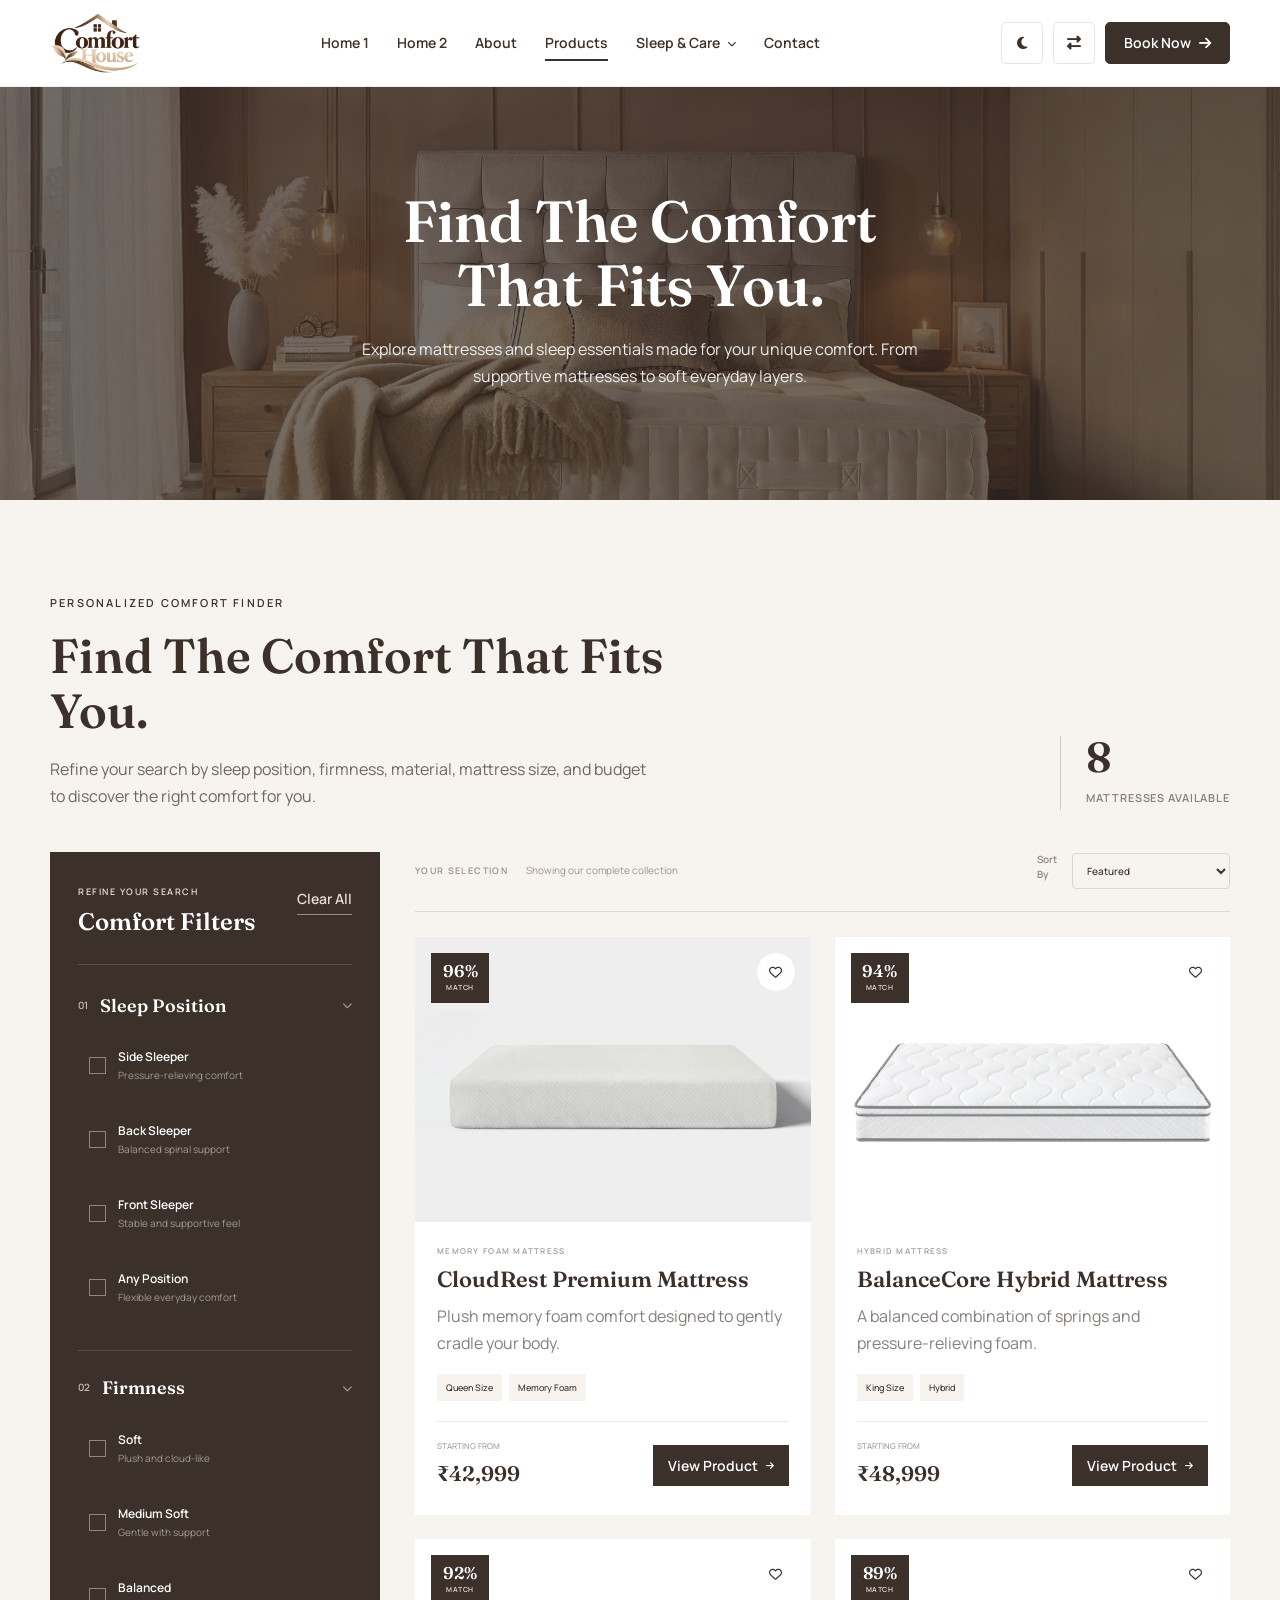
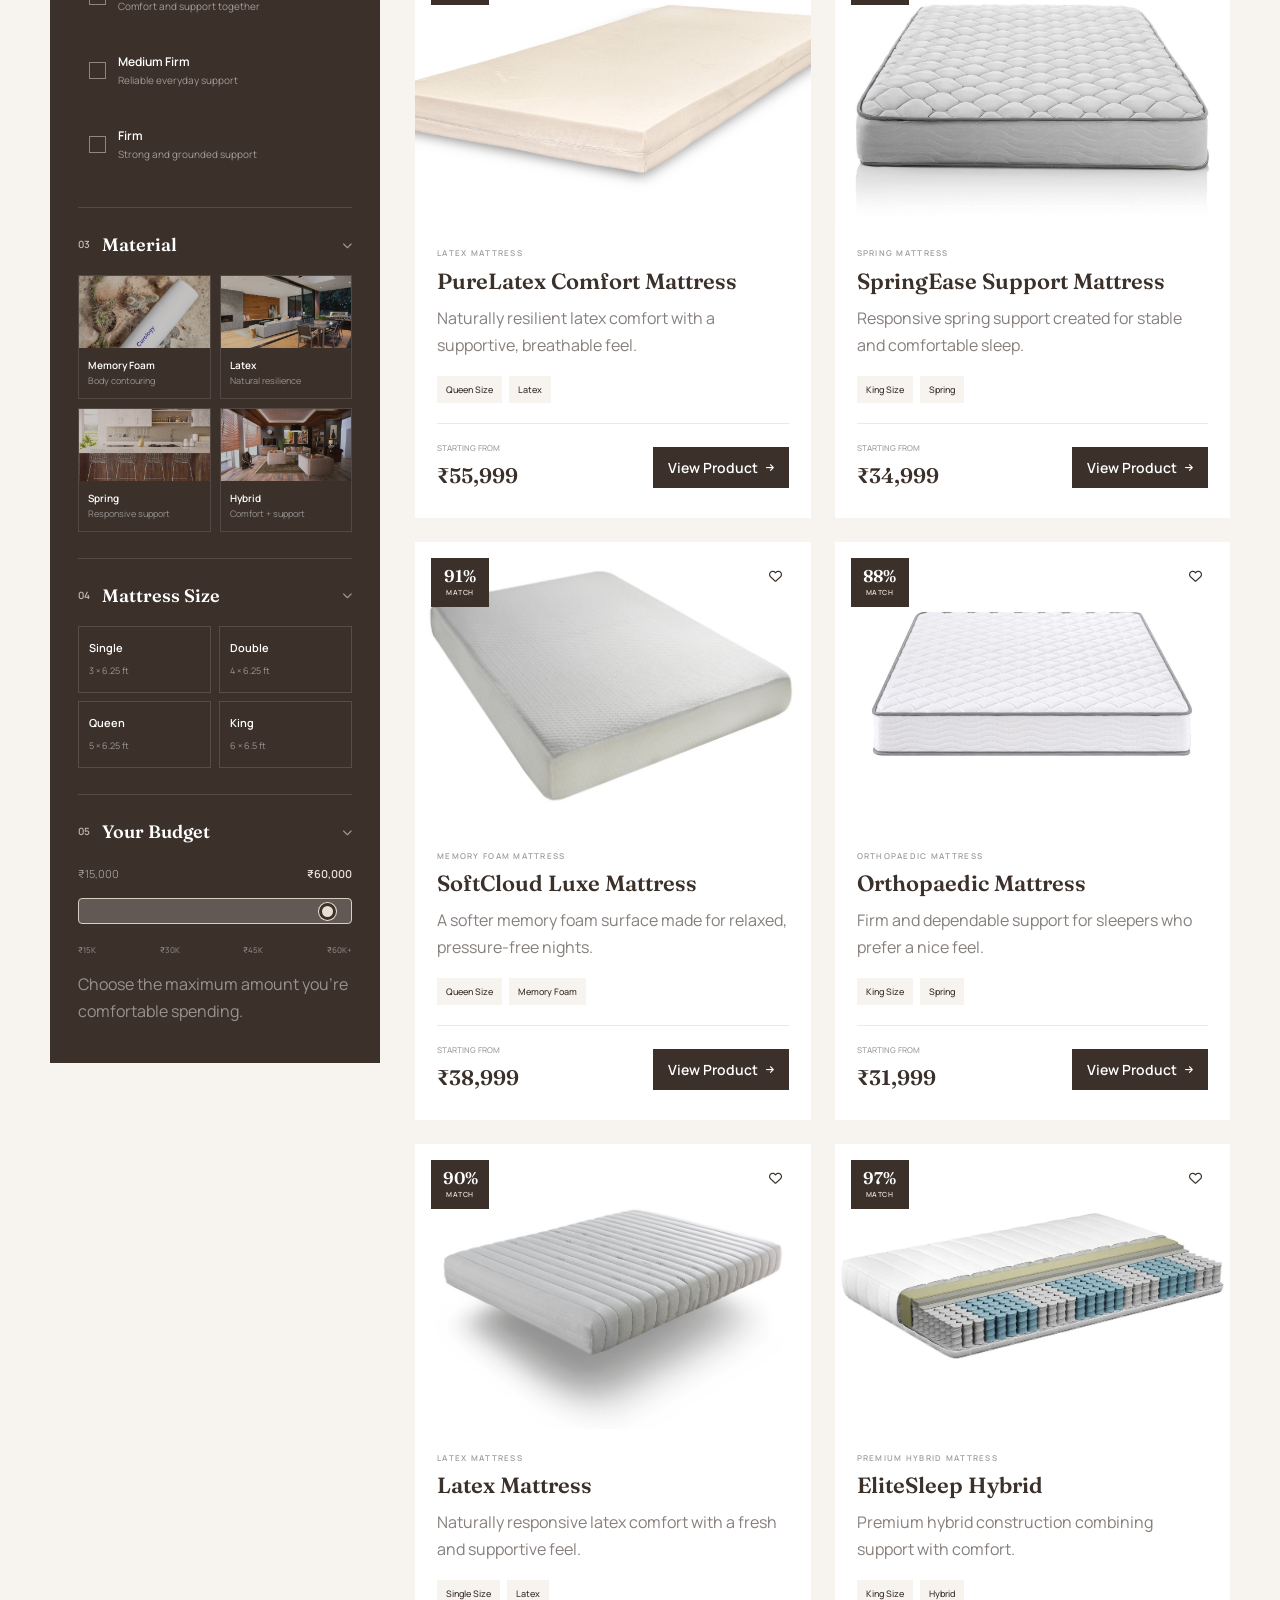
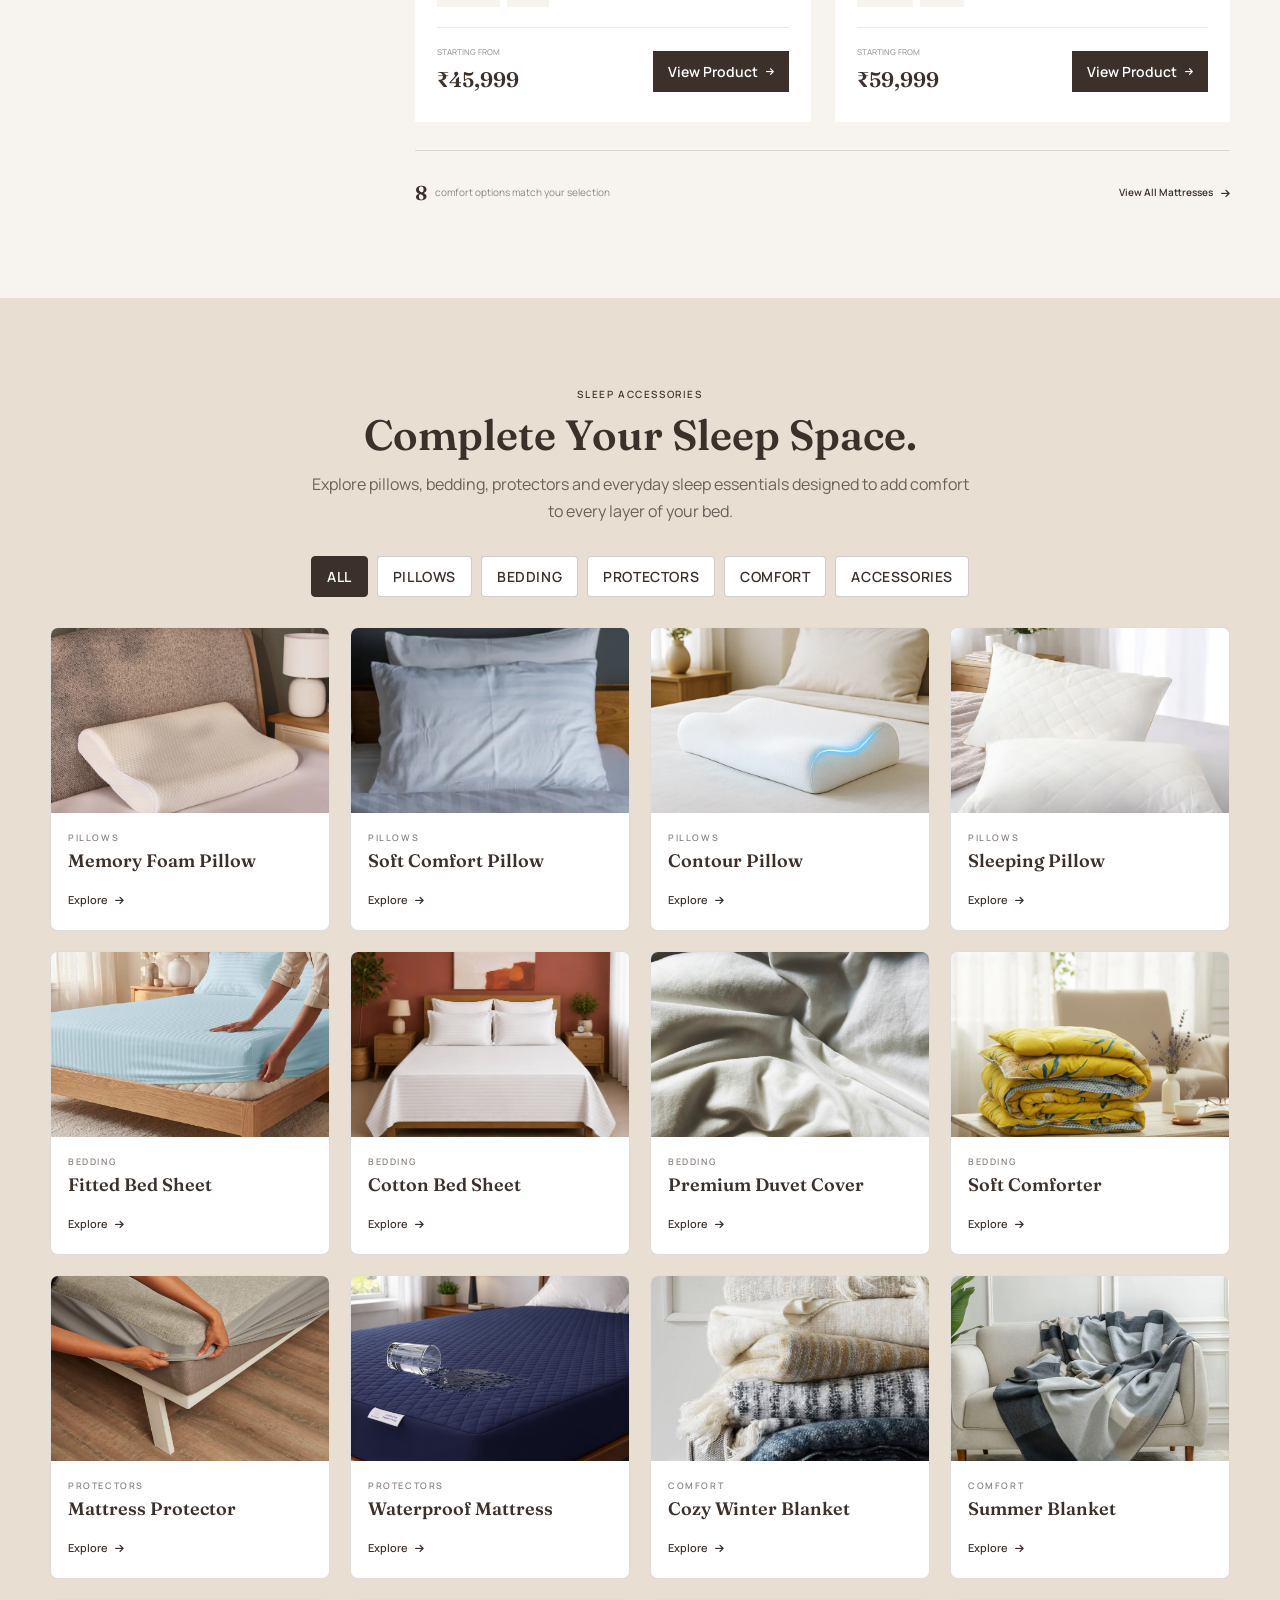
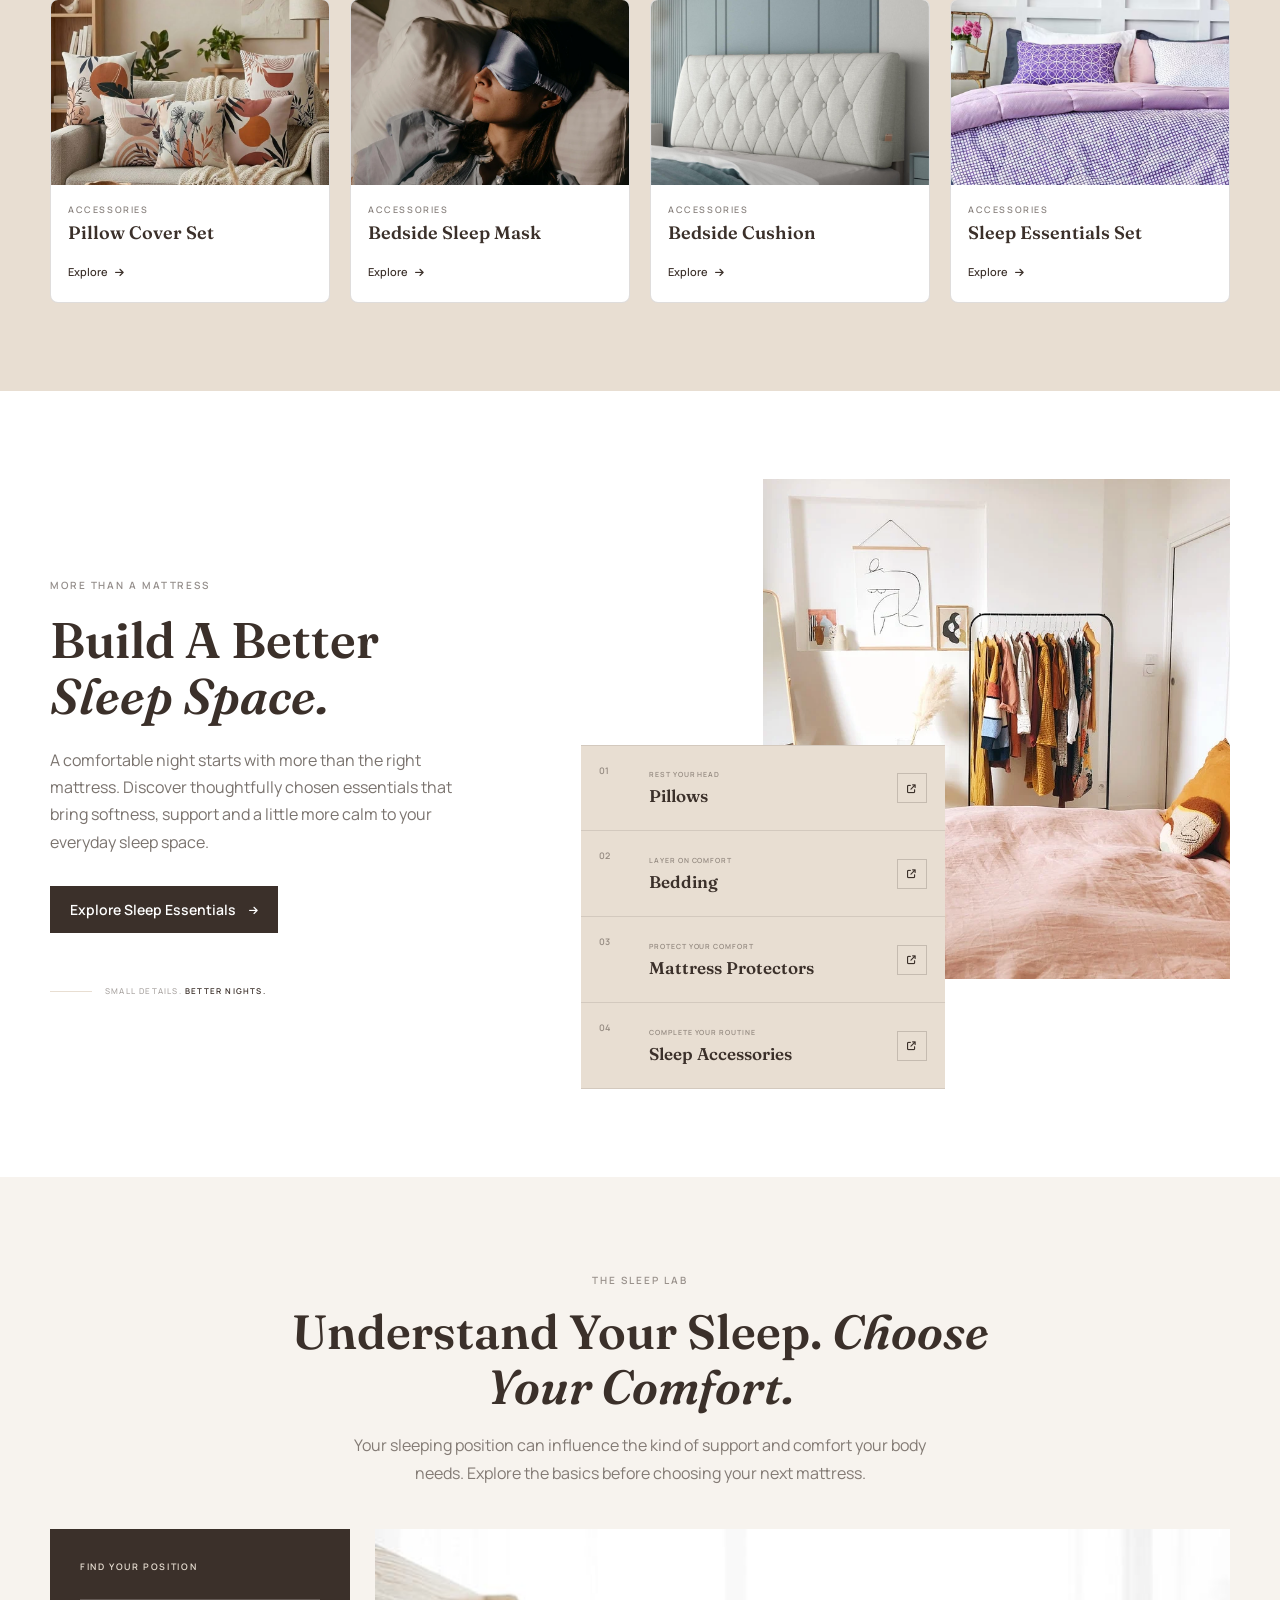
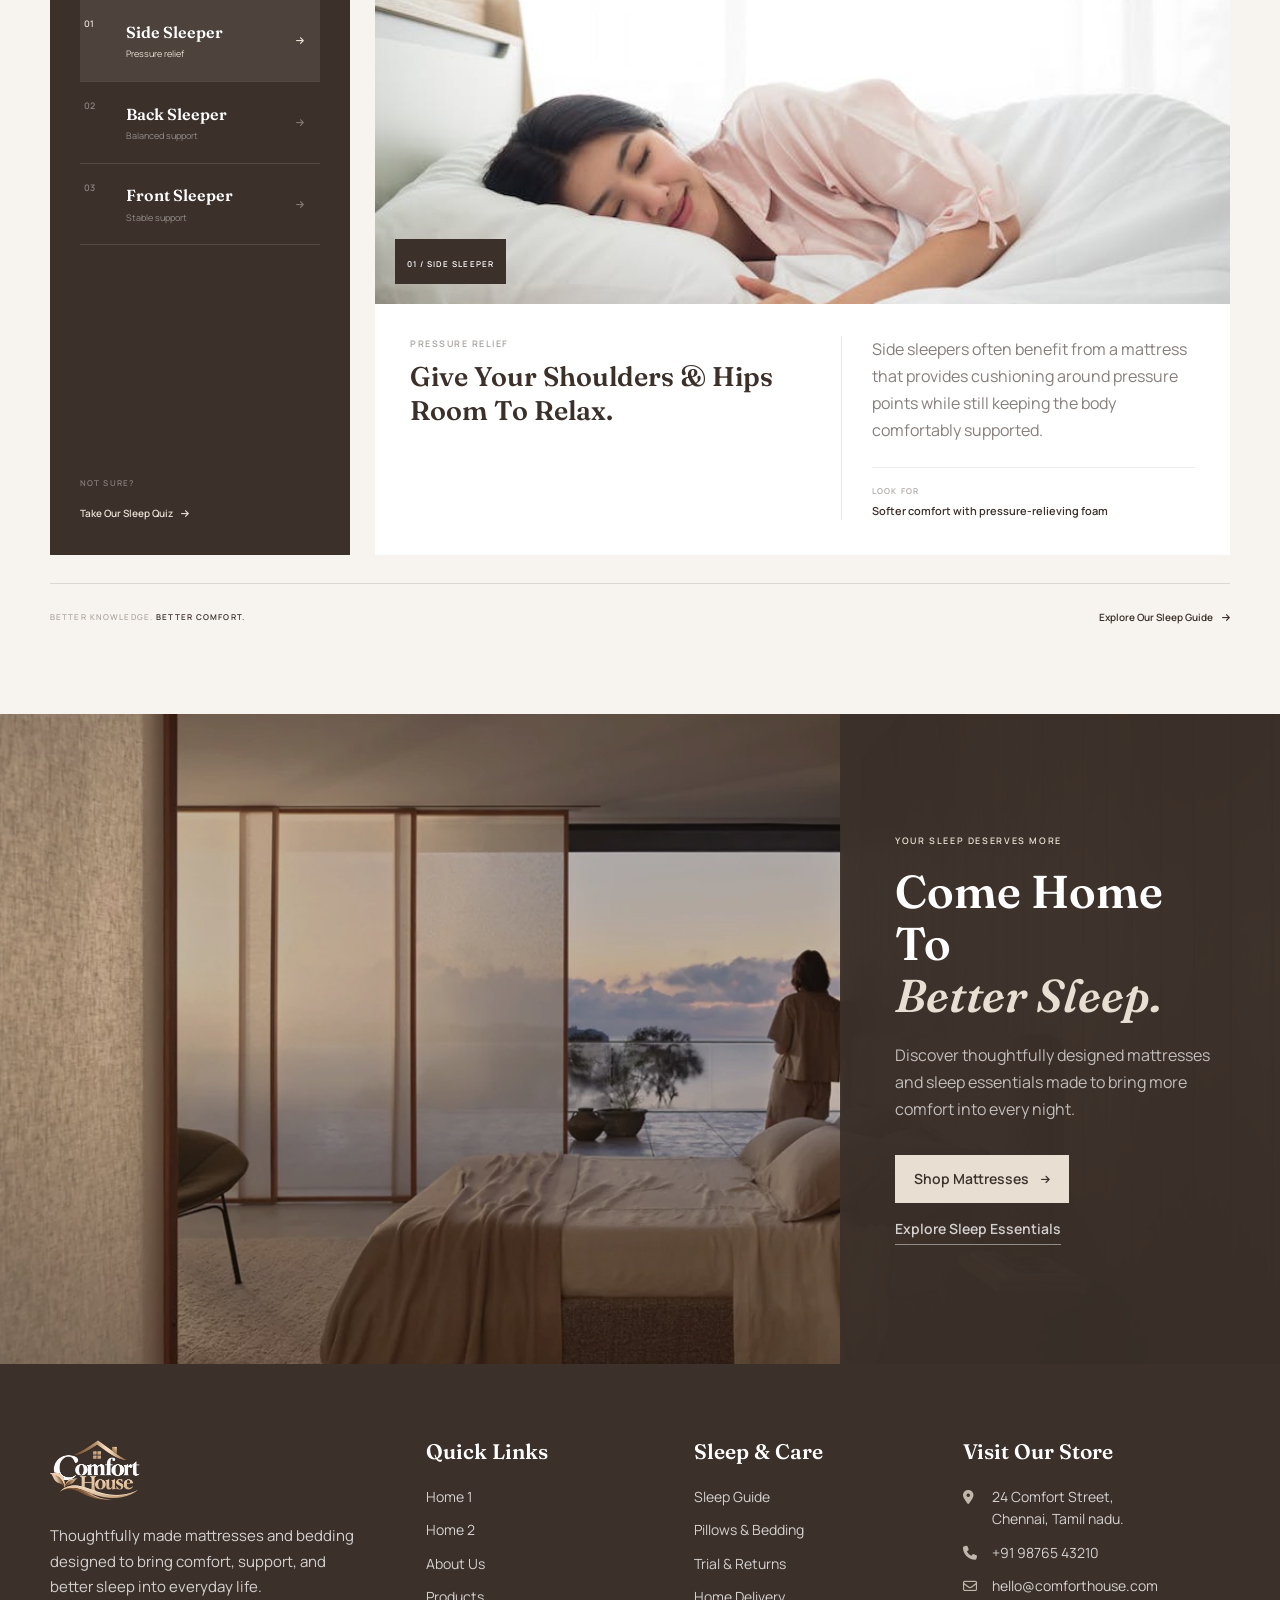
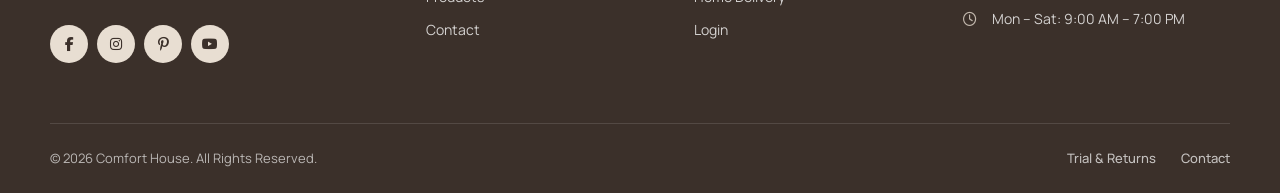
<file: products.html>
<!DOCTYPE html>
<html lang="en">

<head>
    <meta charset="UTF-8">
    <meta name="viewport" content="width=device-width, initial-scale=1.0">

    <title>Comfort House</title>

    <!-- Favicon -->
    <link rel="icon" type="image/png" href="images/logo.png">

    <!-- Google Fonts -->
    <link rel="preconnect" href="https://fonts.googleapis.com">
    <link rel="preconnect" href="https://fonts.gstatic.com" crossorigin>

    <link
        href="https://fonts.googleapis.com/css2?family=Fraunces:opsz,wght@9..144,500;9..144,600;9..144,700&family=Manrope:wght@400;500;600;700&display=swap"
        rel="stylesheet">

    <!-- Font Awesome -->
    <link rel="stylesheet" href="https://cdnjs.cloudflare.com/ajax/libs/font-awesome/6.7.2/css/all.min.css">

    <!-- Main CSS -->
    <link rel="stylesheet" href="css/style.css">
</head>

<body>


    <!-- =========================================
     Header
========================================= -->

    <header class="site-header">
        <div class="container">
            <div class="header-wrapper">

                <!-- Logo -->
                <a href="index.html" class="site-logo">
                    <img src="images/logo.png" alt="Comfort House">
                </a>


                <!-- Desktop Navigation -->
                <nav class="main-nav" aria-label="Main Navigation">

                    <ul class="nav-list">

                        <li>
                            <a href="index.html">Home 1</a>
                        </li>

                        <li>
                            <a href="home-2.html">Home 2</a>
                        </li>

                        <li>
                            <a href="about.html">About</a>
                        </li>

                        <li>
                            <a href="products.html" class="active">Products</a>
                        </li>

                        <li class="has-dropdown">
                            <a href="#" class="dropdown-toggle">
                                Sleep &amp; Care
                                <i class="fa-solid fa-chevron-down"></i>
                            </a>

                            <ul class="dropdown-menu">
                                <li>
                                    <a href="sleep-guide.html">Sleep Guide</a>
                                </li>

                                <li>
                                    <a href="pillows-bedding.html">
                                        Pillows &amp; Bedding
                                    </a>
                                </li>

                                <li>
                                    <a href="trial-returns.html">
                                        Trial Period &amp; Returns
                                    </a>
                                </li>

                                <li>
                                    <a href="home-delivery.html">
                                        Home Delivery
                                    </a>
                                </li>
                            </ul>
                        </li>

                        <li>
                            <a href="contact.html">Contact</a>
                        </li>

                    </ul>

                </nav>


                <!-- Desktop Actions -->
                <div class="header-actions">

                    <!-- Dark Mode -->
                    <button type="button" class="header-icon-btn theme-toggle" aria-label="Toggle dark mode"
                        title="Dark Mode">
                        <i class="fa-solid fa-moon"></i>
                    </button>

                    <!-- RTL -->
                    <button type="button" class="header-icon-btn rtl-toggle" aria-label="Toggle RTL mode"
                        title="RTL Mode">
                        <i class="fa-solid fa-right-left"></i>
                    </button>

                    <a href="booking.html" class="header-booking-btn">
                        Book Now
                        <i class="fa-solid fa-arrow-right"></i>
                    </a>


                </div>


                <!-- Mobile Menu Button -->
                <button type="button" class="menu-toggle" aria-label="Open menu" aria-expanded="false">
                    <i class="fa-solid fa-bars"></i>
                </button>

            </div>
        </div>


        <!-- Mobile Navigation -->
        <div class="mobile-menu">

            <div class="mobile-menu-inner">

                <nav class="mobile-nav" aria-label="Mobile Navigation">

                    <ul>

                        <li>
                            <a href="index.html">Home 1</a>
                        </li>

                        <li>
                            <a href="home-2.html">Home 2</a>
                        </li>

                        <li>
                            <a href="about.html">About</a>
                        </li>

                        <li>
                            <a href="products.html">Products</a>
                        </li>

                        <li class="mobile-dropdown">

                            <button type="button" class="mobile-dropdown-toggle" aria-expanded="false">
                                <span>Sleep &amp; Care</span>
                                <i class="fa-solid fa-chevron-down"></i>
                            </button>

                            <ul class="mobile-dropdown-menu">

                                <li>
                                    <a href="sleep-guide.html">
                                        Sleep Guide
                                    </a>
                                </li>

                                <li>
                                    <a href="pillows-bedding.html">
                                        Pillows &amp; Bedding
                                    </a>
                                </li>

                                <li>
                                    <a href="trial-returns.html">
                                        Trial Period &amp; Returns
                                    </a>
                                </li>

                                <li>
                                    <a href="home-delivery.html">
                                        Home Delivery
                                    </a>
                                </li>

                            </ul>

                        </li>

                        <li>
                            <a href="contact.html">Contact</a>
                        </li>

                    </ul>

                </nav>


                <!-- Mobile Actions -->
                <div class="mobile-actions">

                    <button type="button" class="mobile-action-btn theme-toggle">
                        <span>
                            <i class="fa-solid fa-moon"></i>
                            Dark Mode
                        </span>

                    </button>


                    <button type="button" class="mobile-action-btn rtl-toggle">
                        <span>
                            <i class="fa-solid fa-right-left"></i>
                            RTL Mode
                        </span>
                    </button>


                    <a href="booking.html" class="mobile-booking-btn">
                        Book Now
                        <i class="fa-solid fa-arrow-right"></i>
                    </a>

                </div>

            </div>

        </div>

    </header>

    <!-- =========================
     INNER PAGE HERO
========================= -->
    <section class="inner-page-hero products-banner">

        <div class="inner-page-hero-overlay"></div>

        <div class="inner-page-hero-content">
            <h1>Find The Comfort <br> That Fits You.</h1>
            <p>Explore mattresses and sleep essentials made for your unique comfort. From supportive mattresses to soft
                everyday layers.</p>
        </div>

    </section>


    <!-- ==================== PRODUCT FILTER SECTION ==================== -->
    <section class="advanced-products-section">

        <div class="container">

            <!-- Section Header -->
            <div class="products-section-header">
                <div class="products-header-content">
                    <span class="products-eyebrow">PERSONALIZED COMFORT FINDER</span>

                    <h2>Find The Comfort That Fits You.</h2>

                    <p>
                        Refine your search by sleep position, firmness, material,
                        mattress size, and budget to discover the right comfort for you.
                    </p>
                </div>

                <div class="products-result-summary">
                    <strong id="resultCount">8</strong>
                    <span>Mattresses Available</span>
                </div>
            </div>


            <!-- Main Filter + Products Layout -->
            <div class="products-filter-layout">

                <!-- ==================== LEFT FILTER PANEL ==================== -->
                <aside class="products-filter-sidebar">

                    <div class="filter-sidebar-top">
                        <div>
                            <span>REFINE YOUR SEARCH</span>
                            <h3>Comfort Filters</h3>
                        </div>

                        <button type="button" id="clearFilters" class="clear-filter-btn">
                            Clear All
                        </button>
                    </div>


                    <!-- Sleep Position -->
                    <div class="filter-group">

                        <div class="filter-group-heading">
                            <div>
                                <span class="filter-number">01</span>
                                <h4>Sleep Position</h4>
                            </div>

                            <i class="fa-solid fa-chevron-down"></i>
                        </div>

                        <div class="filter-options">

                            <label class="filter-choice">
                                <input type="checkbox" value="side" data-filter="sleep">
                                <span class="choice-box"></span>

                                <div class="choice-content">
                                    <strong>Side Sleeper</strong>
                                    <small>Pressure-relieving comfort</small>
                                </div>
                            </label>

                            <label class="filter-choice">
                                <input type="checkbox" value="back" data-filter="sleep">
                                <span class="choice-box"></span>

                                <div class="choice-content">
                                    <strong>Back Sleeper</strong>
                                    <small>Balanced spinal support</small>
                                </div>
                            </label>

                            <label class="filter-choice">
                                <input type="checkbox" value="front" data-filter="sleep">
                                <span class="choice-box"></span>

                                <div class="choice-content">
                                    <strong>Front Sleeper</strong>
                                    <small>Stable and supportive feel</small>
                                </div>
                            </label>

                            <label class="filter-choice">
                                <input type="checkbox" value="any" data-filter="sleep">
                                <span class="choice-box"></span>

                                <div class="choice-content">
                                    <strong>Any Position</strong>
                                    <small>Flexible everyday comfort</small>
                                </div>
                            </label>

                        </div>
                    </div>


                    <!-- Firmness -->
                    <div class="filter-group">

                        <div class="filter-group-heading">
                            <div>
                                <span class="filter-number">02</span>
                                <h4>Firmness</h4>
                            </div>

                            <i class="fa-solid fa-chevron-down"></i>
                        </div>

                        <div class="filter-options">

                            <label class="filter-choice">
                                <input type="checkbox" value="soft" data-filter="firmness">
                                <span class="choice-box"></span>

                                <div class="choice-content">
                                    <strong>Soft</strong>
                                    <small>Plush and cloud-like</small>
                                </div>
                            </label>

                            <label class="filter-choice">
                                <input type="checkbox" value="medium-soft" data-filter="firmness">
                                <span class="choice-box"></span>

                                <div class="choice-content">
                                    <strong>Medium Soft</strong>
                                    <small>Gentle with support</small>
                                </div>
                            </label>

                            <label class="filter-choice">
                                <input type="checkbox" value="balanced" data-filter="firmness">
                                <span class="choice-box"></span>

                                <div class="choice-content">
                                    <strong>Balanced</strong>
                                    <small>Comfort and support together</small>
                                </div>
                            </label>

                            <label class="filter-choice">
                                <input type="checkbox" value="medium-firm" data-filter="firmness">
                                <span class="choice-box"></span>

                                <div class="choice-content">
                                    <strong>Medium Firm</strong>
                                    <small>Reliable everyday support</small>
                                </div>
                            </label>

                            <label class="filter-choice">
                                <input type="checkbox" value="firm" data-filter="firmness">
                                <span class="choice-box"></span>

                                <div class="choice-content">
                                    <strong>Firm</strong>
                                    <small>Strong and grounded support</small>
                                </div>
                            </label>

                        </div>
                    </div>


                    <!-- Material -->
                    <div class="filter-group">

                        <div class="filter-group-heading">
                            <div>
                                <span class="filter-number">03</span>
                                <h4>Material</h4>
                            </div>

                            <i class="fa-solid fa-chevron-down"></i>
                        </div>

                        <div class="filter-material-options">

                            <button type="button" class="material-filter" data-value="memory">

                                <img src="images/memory-foam.jpg" alt="Memory Foam">

                                <span>
                                    <strong>Memory Foam</strong>
                                    <small>Body contouring</small>
                                </span>

                            </button>

                            <button type="button" class="material-filter" data-value="latex">

                                <img src="images/latex-mattress.jpg" alt="Latex Mattress">

                                <span>
                                    <strong>Latex</strong>
                                    <small>Natural resilience</small>
                                </span>

                            </button>

                            <button type="button" class="material-filter" data-value="spring">

                                <img src="images/spring-mattress.jpg" alt="Spring Mattress">

                                <span>
                                    <strong>Spring</strong>
                                    <small>Responsive support</small>
                                </span>

                            </button>

                            <button type="button" class="material-filter" data-value="hybrid">

                                <img src="images/hybrid-mattress.jpg" alt="Hybrid Mattress">

                                <span>
                                    <strong>Hybrid</strong>
                                    <small>Comfort + support</small>
                                </span>

                            </button>

                        </div>
                    </div>


                    <!-- Mattress Size -->
                    <div class="filter-group">

                        <div class="filter-group-heading">
                            <div>
                                <span class="filter-number">04</span>
                                <h4>Mattress Size</h4>
                            </div>

                            <i class="fa-solid fa-chevron-down"></i>
                        </div>

                        <div class="size-filter-options">

                            <button type="button" class="size-filter" data-value="single">

                                <strong>Single</strong>
                                <span>3 × 6.25 ft</span>

                            </button>

                            <button type="button" class="size-filter" data-value="double">

                                <strong>Double</strong>
                                <span>4 × 6.25 ft</span>

                            </button>

                            <button type="button" class="size-filter" data-value="queen">

                                <strong>Queen</strong>
                                <span>5 × 6.25 ft</span>

                            </button>

                            <button type="button" class="size-filter" data-value="king">

                                <strong>King</strong>
                                <span>6 × 6.5 ft</span>

                            </button>

                        </div>
                    </div>


                    <!-- Budget -->
                    <div class="filter-group budget-filter-group">

                        <div class="filter-group-heading">
                            <div>
                                <span class="filter-number">05</span>
                                <h4>Your Budget</h4>
                            </div>

                            <i class="fa-solid fa-chevron-down"></i>
                        </div>

                        <div class="budget-filter-content">

                            <div class="budget-values">
                                <span>₹15,000</span>
                                <strong id="budgetValue">₹60,000</strong>
                            </div>

                            <input type="range" id="budgetRange" min="15000" max="60000" step="1000" value="60000">

                            <div class="budget-range-labels">
                                <span>₹15K</span>
                                <span>₹30K</span>
                                <span>₹45K</span>
                                <span>₹60K+</span>
                            </div>

                            <p>
                                Choose the maximum amount you're comfortable spending.
                            </p>

                        </div>
                    </div>

                </aside>


                <!-- ==================== RIGHT PRODUCTS AREA ==================== -->
                <div class="products-results-area">

                    <!-- Active Filters -->
                    <div class="active-filters-row">

                        <div class="active-filter-left">
                            <span>YOUR SELECTION</span>

                            <div id="activeFilters" class="active-filter-tags">
                                <span class="no-filter-text">
                                    Showing our complete collection
                                </span>
                            </div>
                        </div>

                        <div class="sort-products">
                            <label for="sortProducts">Sort By</label>

                            <select id="sortProducts">
                                <option value="featured">Featured</option>
                                <option value="low">Price: Low To High</option>
                                <option value="high">Price: High To Low</option>
                                <option value="match">Best Match</option>
                            </select>
                        </div>

                    </div>


                    <!-- Products Grid -->
                    <div id="productsGrid" class="advanced-products-grid">
                        <!-- Products generated by JavaScript -->
                    </div>


                    <!-- No Results -->
                    <div id="noProducts" class="no-products-message">

                        <div class="no-products-icon">
                            <i class="fa-solid fa-bed"></i>
                        </div>

                        <span>NO EXACT MATCH FOUND</span>

                        <h3>Let's Adjust Your Comfort.</h3>

                        <p>
                            Try removing one of your filters to discover more
                            mattresses that may suit your preferences.
                        </p>

                        <button type="button" id="resetNoResults">
                            Reset Filters
                            <i class="fa-solid fa-arrow-right"></i>
                        </button>

                    </div>


                    <!-- Results Footer -->
                    <div class="products-results-footer">

                        <div>
                            <strong id="footerResultCount">8</strong>
                            <span>comfort options match your selection</span>
                        </div>

                        <a href="#">
                            View All Mattresses
                            <i class="fa-solid fa-arrow-right"></i>
                        </a>

                    </div>

                </div>

            </div>

        </div>

    </section>
    <!-- ==================== END PRODUCT FILTER SECTION ==================== -->

    <!-- ==================== ACCESSORY FILTER SECTION ==================== -->
    <section class="comfort-accessories-section" aria-labelledby="comfort-accessories-title">
        <div class="container">
            <div class="comfort-accessories-header">
                <span class="comfort-accessories-eyebrow">SLEEP ACCESSORIES</span>
                <h2 id="comfort-accessories-title">Complete Your Sleep Space.</h2>
                <p>Explore pillows, bedding, protectors and everyday sleep essentials designed to add comfort to every
                    layer of your bed.</p>
            </div>

            <div class="comfort-accessories-filters" aria-label="Filter sleep accessories">
                <button type="button" class="comfort-accessory-filter is-active"
                    data-accessory-filter="all">ALL</button>
                <button type="button" class="comfort-accessory-filter" data-accessory-filter="pillows">PILLOWS</button>
                <button type="button" class="comfort-accessory-filter" data-accessory-filter="bedding">BEDDING</button>
                <button type="button" class="comfort-accessory-filter"
                    data-accessory-filter="protectors">PROTECTORS</button>
                <button type="button" class="comfort-accessory-filter" data-accessory-filter="comfort">COMFORT</button>
                <button type="button" class="comfort-accessory-filter"
                    data-accessory-filter="accessories">ACCESSORIES</button>
            </div>

            <div class="comfort-accessories-grid">
                <article class="comfort-accessory-card" data-accessory-category="pillows">
                    <div class="comfort-accessory-image"><img src="images/accessory-01.jpg" alt="Memory Foam Pillow"
                            loading="lazy"></div>
                    <div class="comfort-accessory-content"><span>PILLOWS</span>
                        <h3>Memory Foam Pillow</h3><a href="#">Explore <i class="fa-solid fa-arrow-right"
                                aria-hidden="true"></i></a>
                    </div>
                </article>
                <article class="comfort-accessory-card" data-accessory-category="pillows">
                    <div class="comfort-accessory-image"><img src="images/accessory-02.jpg" alt="Soft Comfort Pillow"
                            loading="lazy"></div>
                    <div class="comfort-accessory-content"><span>PILLOWS</span>
                        <h3>Soft Comfort Pillow</h3><a href="#">Explore <i class="fa-solid fa-arrow-right"
                                aria-hidden="true"></i></a>
                    </div>
                </article>
                <article class="comfort-accessory-card" data-accessory-category="pillows">
                    <div class="comfort-accessory-image"><img src="images/accessory-03.jpg" alt="Contour Support Pillow"
                            loading="lazy"></div>
                    <div class="comfort-accessory-content"><span>PILLOWS</span>
                        <h3>Contour Pillow</h3><a href="#">Explore <i class="fa-solid fa-arrow-right"
                                aria-hidden="true"></i></a>
                    </div>
                </article>
                <article class="comfort-accessory-card" data-accessory-category="pillows">
                    <div class="comfort-accessory-image"><img src="images/accessory-04.jpg"
                            alt="Premium Sleeping Pillow" loading="lazy"></div>
                    <div class="comfort-accessory-content"><span>PILLOWS</span>
                        <h3>Sleeping Pillow</h3><a href="#">Explore <i class="fa-solid fa-arrow-right"
                                aria-hidden="true"></i></a>
                    </div>
                </article>
                <article class="comfort-accessory-card" data-accessory-category="bedding">
                    <div class="comfort-accessory-image"><img src="images/accessory-05.jpg" alt="Fitted Bed Sheet"
                            loading="lazy"></div>
                    <div class="comfort-accessory-content"><span>BEDDING</span>
                        <h3>Fitted Bed Sheet</h3><a href="#">Explore <i class="fa-solid fa-arrow-right"
                                aria-hidden="true"></i></a>
                    </div>
                </article>
                <article class="comfort-accessory-card" data-accessory-category="bedding">
                    <div class="comfort-accessory-image"><img src="images/accessory-06.jpg" alt="Cotton Bed Sheet"
                            loading="lazy"></div>
                    <div class="comfort-accessory-content"><span>BEDDING</span>
                        <h3>Cotton Bed Sheet</h3><a href="#">Explore <i class="fa-solid fa-arrow-right"
                                aria-hidden="true"></i></a>
                    </div>
                </article>
                <article class="comfort-accessory-card" data-accessory-category="bedding">
                    <div class="comfort-accessory-image"><img src="images/accessory-07.jpg" alt="Premium Duvet Cover"
                            loading="lazy"></div>
                    <div class="comfort-accessory-content"><span>BEDDING</span>
                        <h3>Premium Duvet Cover</h3><a href="#">Explore <i class="fa-solid fa-arrow-right"
                                aria-hidden="true"></i></a>
                    </div>
                </article>
                <article class="comfort-accessory-card" data-accessory-category="bedding">
                    <div class="comfort-accessory-image"><img src="images/accessory-08.jpg" alt="Soft Comforter"
                            loading="lazy"></div>
                    <div class="comfort-accessory-content"><span>BEDDING</span>
                        <h3>Soft Comforter</h3><a href="#">Explore <i class="fa-solid fa-arrow-right"
                                aria-hidden="true"></i></a>
                    </div>
                </article>
                <article class="comfort-accessory-card" data-accessory-category="protectors">
                    <div class="comfort-accessory-image"><img src="images/accessory-09.jpg" alt="Mattress Protector"
                            loading="lazy"></div>
                    <div class="comfort-accessory-content"><span>PROTECTORS</span>
                        <h3>Mattress Protector</h3><a href="#">Explore <i class="fa-solid fa-arrow-right"
                                aria-hidden="true"></i></a>
                    </div>
                </article>
                <article class="comfort-accessory-card" data-accessory-category="protectors">
                    <div class="comfort-accessory-image"><img src="images/accessory-10.jpg" alt="Waterproof Mattress"
                            loading="lazy"></div>
                    <div class="comfort-accessory-content"><span>PROTECTORS</span>
                        <h3>Waterproof Mattress</h3><a href="#">Explore <i class="fa-solid fa-arrow-right"
                                aria-hidden="true"></i></a>
                    </div>
                </article>
                <article class="comfort-accessory-card" data-accessory-category="comfort">
                    <div class="comfort-accessory-image"><img src="images/accessory-11.jpg" alt="Cozy Winter Blanket"
                            loading="lazy"></div>
                    <div class="comfort-accessory-content"><span>COMFORT</span>
                        <h3>Cozy Winter Blanket</h3><a href="#">Explore <i class="fa-solid fa-arrow-right"
                                aria-hidden="true"></i></a>
                    </div>
                </article>
                <article class="comfort-accessory-card" data-accessory-category="comfort">
                    <div class="comfort-accessory-image"><img src="images/accessory-12.jpg"
                            alt="Lightweight Summer Blanket" loading="lazy"></div>
                    <div class="comfort-accessory-content"><span>COMFORT</span>
                        <h3>Summer Blanket</h3><a href="#">Explore <i class="fa-solid fa-arrow-right"
                                aria-hidden="true"></i></a>
                    </div>
                </article>
                <article class="comfort-accessory-card" data-accessory-category="accessories">
                    <div class="comfort-accessory-image"><img src="images/accessory-13.jpg" alt="Pillow Cover Set"
                            loading="lazy"></div>
                    <div class="comfort-accessory-content"><span>ACCESSORIES</span>
                        <h3>Pillow Cover Set</h3><a href="#">Explore <i class="fa-solid fa-arrow-right"
                                aria-hidden="true"></i></a>
                    </div>
                </article>
                <article class="comfort-accessory-card" data-accessory-category="accessories">
                    <div class="comfort-accessory-image"><img src="images/accessory-14.jpg" alt="Bedside Sleep Mask"
                            loading="lazy"></div>
                    <div class="comfort-accessory-content"><span>ACCESSORIES</span>
                        <h3>Bedside Sleep Mask</h3><a href="#">Explore <i class="fa-solid fa-arrow-right"
                                aria-hidden="true"></i></a>
                    </div>
                </article>
                <article class="comfort-accessory-card" data-accessory-category="accessories">
                    <div class="comfort-accessory-image"><img src="images/accessory-15.jpg" alt="Bedside Cushion"
                            loading="lazy"></div>
                    <div class="comfort-accessory-content"><span>ACCESSORIES</span>
                        <h3>Bedside Cushion</h3><a href="#">Explore <i class="fa-solid fa-arrow-right"
                                aria-hidden="true"></i></a>
                    </div>
                </article>
                <article class="comfort-accessory-card" data-accessory-category="accessories">
                    <div class="comfort-accessory-image"><img src="images/accessory-16.jpg" alt="Sleep Essentials Set"
                            loading="lazy"></div>
                    <div class="comfort-accessory-content"><span>ACCESSORIES</span>
                        <h3>Sleep Essentials Set</h3><a href="#">Explore <i class="fa-solid fa-arrow-right"
                                aria-hidden="true"></i></a>
                    </div>
                </article>
            </div>
        </div>
    </section>
    <!-- ================== END ACCESSORY FILTER SECTION ================== -->

    <!-- =========================================================
     SECTION 3 : SLEEP ESSENTIALS
========================================================= -->

    <section class="sleep-essentials-section">

        <div class="container">

            <div class="sleep-essentials-layout">

                <!-- LEFT CONTENT -->
                <div class="sleep-essentials-content">

                    <span class="sleep-essentials-eyebrow">
                        MORE THAN A MATTRESS
                    </span>

                    <h2>
                        Build A Better
                        <em>Sleep Space.</em>
                    </h2>

                    <p>
                        A comfortable night starts with more than the right
                        mattress. Discover thoughtfully chosen essentials that
                        bring softness, support and a little more calm to
                        your everyday sleep space.
                    </p>

                    <a href="#" class="sleep-essentials-button">
                        Explore Sleep Essentials
                        <i class="fa-solid fa-arrow-right"></i>
                    </a>

                    <div class="sleep-essentials-note">
                        <span class="sleep-note-line"></span>

                        <span>
                            SMALL DETAILS.
                            <strong>BETTER NIGHTS.</strong>
                        </span>
                    </div>

                </div>


                <!-- RIGHT VISUAL -->
                <div class="sleep-essentials-visual">

                    <div class="sleep-essentials-image">
                        <img src="images/sleep-essentials.jpg" alt="Comfortable bedroom sleep essentials">
                    </div>


                    <!-- CATEGORY BLOCKS -->

                    <div class="sleep-category-list">

                        <!-- Pillows -->
                        <a href="#" class="sleep-category-item">

                            <div class="sleep-category-number">
                                01
                            </div>

                            <div class="sleep-category-info">
                                <span>REST YOUR HEAD</span>
                                <h3>Pillows</h3>
                            </div>

                            <div class="sleep-category-arrow">
                                <i class="fa-solid fa-arrow-up-right-from-square"></i>
                            </div>

                        </a>


                        <!-- Bedding -->
                        <a href="#" class="sleep-category-item">

                            <div class="sleep-category-number">
                                02
                            </div>

                            <div class="sleep-category-info">
                                <span>LAYER ON COMFORT</span>
                                <h3>Bedding</h3>
                            </div>

                            <div class="sleep-category-arrow">
                                <i class="fa-solid fa-arrow-up-right-from-square"></i>
                            </div>

                        </a>


                        <!-- Protectors -->
                        <a href="#" class="sleep-category-item">

                            <div class="sleep-category-number">
                                03
                            </div>

                            <div class="sleep-category-info">
                                <span>PROTECT YOUR COMFORT</span>
                                <h3>Mattress Protectors</h3>
                            </div>

                            <div class="sleep-category-arrow">
                                <i class="fa-solid fa-arrow-up-right-from-square"></i>
                            </div>

                        </a>


                        <!-- Accessories -->
                        <a href="#" class="sleep-category-item">

                            <div class="sleep-category-number">
                                04
                            </div>

                            <div class="sleep-category-info">
                                <span>COMPLETE YOUR ROUTINE</span>
                                <h3>Sleep Accessories</h3>
                            </div>

                            <div class="sleep-category-arrow">
                                <i class="fa-solid fa-arrow-up-right-from-square"></i>
                            </div>

                        </a>

                    </div>

                </div>

            </div>

        </div>

    </section>

    <!-- =========================================================
     END SECTION 3
========================================================= -->

    <!-- =========================================================
     SECTION 4 : THE SLEEP LAB
========================================================= -->

    <section class="sleep-lab-section">

        <div class="container">

            <!-- SECTION INTRO -->
            <div class="sleep-lab-heading">

                <span class="sleep-lab-eyebrow">
                    THE SLEEP LAB
                </span>

                <h2>
                    Understand Your Sleep.
                    <em>Choose Your Comfort.</em>
                </h2>

                <p>
                    Your sleeping position can influence the kind of support
                    and comfort your body needs. Explore the basics before
                    choosing your next mattress.
                </p>

            </div>


            <!-- SLEEP LAB WORKSPACE -->
            <div class="sleep-lab-workspace">

                <!-- LEFT NAVIGATION -->
                <div class="sleep-lab-navigation">

                    <span class="sleep-lab-nav-label">
                        FIND YOUR POSITION
                    </span>


                    <button type="button" class="sleep-lab-option active" data-sleep="side">

                        <span class="sleep-lab-option-number">
                            01
                        </span>

                        <span class="sleep-lab-option-content">
                            <strong>Side Sleeper</strong>
                            <small>Pressure relief</small>
                        </span>

                        <i class="fa-solid fa-arrow-right"></i>

                    </button>


                    <button type="button" class="sleep-lab-option" data-sleep="back">

                        <span class="sleep-lab-option-number">
                            02
                        </span>

                        <span class="sleep-lab-option-content">
                            <strong>Back Sleeper</strong>
                            <small>Balanced support</small>
                        </span>

                        <i class="fa-solid fa-arrow-right"></i>

                    </button>


                    <button type="button" class="sleep-lab-option" data-sleep="front">

                        <span class="sleep-lab-option-number">
                            03
                        </span>

                        <span class="sleep-lab-option-content">
                            <strong>Front Sleeper</strong>
                            <small>Stable support</small>
                        </span>

                        <i class="fa-solid fa-arrow-right"></i>

                    </button>


                    <div class="sleep-lab-nav-footer">

                        <span>
                            NOT SURE?
                        </span>

                        <a href="#">
                            Take Our Sleep Quiz
                            <i class="fa-solid fa-arrow-right"></i>
                        </a>

                    </div>

                </div>


                <!-- RIGHT CONTENT -->
                <div class="sleep-lab-display">

                    <div class="sleep-lab-image">

                        <img id="sleepLabImage" src="images/sleep-lab-side.jpg" alt="Side sleeper comfort">

                        <div class="sleep-lab-image-tag">
                            <span id="sleepLabTag">01 / SIDE SLEEPER</span>
                        </div>

                    </div>


                    <div class="sleep-lab-info">

                        <div class="sleep-lab-info-top">

                            <span id="sleepLabLabel">
                                PRESSURE RELIEF
                            </span>

                            <h3 id="sleepLabTitle">
                                Give Your Shoulders & Hips Room To Relax.
                            </h3>

                        </div>


                        <div class="sleep-lab-info-bottom">

                            <p id="sleepLabDescription">
                                Side sleepers often benefit from a mattress
                                that provides cushioning around pressure points
                                while still keeping the body comfortably supported.
                            </p>


                            <div class="sleep-lab-recommendation">

                                <span>
                                    LOOK FOR
                                </span>

                                <strong id="sleepLabRecommendation">
                                    Softer comfort with pressure-relieving foam
                                </strong>

                            </div>

                        </div>

                    </div>

                </div>

            </div>


            <!-- BOTTOM LINK -->
            <div class="sleep-lab-bottom">

                <span>
                    BETTER KNOWLEDGE.
                    <strong>BETTER COMFORT.</strong>
                </span>

                <a href="#">
                    Explore Our Sleep Guide
                    <i class="fa-solid fa-arrow-right"></i>
                </a>

            </div>

        </div>

    </section>

    <!-- =========================================================
     END SECTION 4
========================================================= -->

    <!-- =========================================================
     CTA SECTION
========================================================= -->

    <section class="comfort-final-cta">

        <div class="comfort-final-cta-image">
            <img src="images/final-sleep-cta.jpg" alt="Peaceful bedroom for better sleep">
        </div>


        <div class="comfort-final-cta-overlay"></div>


        <div class="comfort-final-cta-content">

            <span class="comfort-final-cta-eyebrow">
                YOUR SLEEP DESERVES MORE
            </span>

            <h2>
                Come Home To
                <em>Better Sleep.</em>
            </h2>

            <p>
                Discover thoughtfully designed mattresses and sleep essentials
                made to bring more comfort into every night.
            </p>

            <div class="comfort-final-cta-actions">

                <a href="#" class="comfort-final-cta-primary">
                    Shop Mattresses
                    <i class="fa-solid fa-arrow-right"></i>
                </a>

                <a href="#" class="comfort-final-cta-secondary">
                    Explore Sleep Essentials
                </a>

            </div>

        </div>

    </section>

    <!-- =========================================================
     END CTA SECTION
========================================================= -->

    <!-- =========================================
     Footer
========================================= -->

    <footer class="site-footer">

        <div class="container">

            <div class="footer-top">

                <!-- Brand -->
                <div class="footer-brand">

                    <a href="index.html" class="footer-logo">
                        <img src="images/logo-white.png" alt="Comfort House">
                    </a>

                    <p>
                        Thoughtfully made mattresses and bedding designed
                        to bring comfort, support, and better sleep into
                        everyday life.
                    </p>

                    <div class="footer-socials">

                        <a href="#" aria-label="Facebook">
                            <i class="fa-brands fa-facebook-f"></i>
                        </a>

                        <a href="#" aria-label="Instagram">
                            <i class="fa-brands fa-instagram"></i>
                        </a>

                        <a href="#" aria-label="Pinterest">
                            <i class="fa-brands fa-pinterest-p"></i>
                        </a>

                        <a href="#" aria-label="YouTube">
                            <i class="fa-brands fa-youtube"></i>
                        </a>

                    </div>

                </div>


                <!-- Quick Links -->
                <div class="footer-column">

                    <h3>Quick Links</h3>

                    <ul>
                        <li>
                            <a href="home-1.html">Home 1</a>
                        </li>

                        <li>
                            <a href="home-2.html">Home 2</a>
                        </li>

                        <li>
                            <a href="about.html">About Us</a>
                        </li>

                        <li>
                            <a href="products.html">Products</a>
                        </li>

                        <li>
                            <a href="contact.html">Contact</a>
                        </li>
                    </ul>

                </div>


                <!-- Sleep & Care -->
                <div class="footer-column">

                    <h3>Sleep &amp; Care</h3>

                    <ul>
                        <li>
                            <a href="sleep-guide.html">Sleep Guide</a>
                        </li>

                        <li>
                            <a href="pillows-bedding.html">
                                Pillows &amp; Bedding
                            </a>
                        </li>

                        <li>
                            <a href="trial-returns.html">
                                Trial &amp; Returns
                            </a>
                        </li>

                        <li>
                            <a href="home-delivery.html">
                                Home Delivery
                            </a>
                        </li>

                        <li>
                            <a href="login.html">Login</a>
                        </li>
                    </ul>

                </div>


                <!-- Contact -->
                <div class="footer-column footer-contact">

                    <h3>Visit Our Store</h3>

                    <ul>

                        <li>
                            <i class="fa-solid fa-location-dot"></i>
                            <span>
                                24 Comfort Street,<br>
                                Chennai, Tamil nadu.
                            </span>
                        </li>

                        <li>
                            <i class="fa-solid fa-phone"></i>
                            <a href="tel:+919876543210">
                                +91 98765 43210
                            </a>
                        </li>

                        <li>
                            <i class="fa-regular fa-envelope"></i>
                            <a href="mailto:hello@comforthouse.com">
                                hello@comforthouse.com
                            </a>
                        </li>

                        <li>
                            <i class="fa-regular fa-clock"></i>
                            <span>
                                Mon – Sat: 9:00 AM – 7:00 PM
                            </span>
                        </li>

                    </ul>

                </div>

            </div>


            <!-- Footer Bottom -->
            <div class="footer-bottom">

                <p>
                    © 2026 Comfort House. All Rights Reserved.
                </p>

                <div class="footer-bottom-links">

                    <a href="trial-returns.html">
                        Trial &amp; Returns
                    </a>

                    <a href="contact.html">
                        Contact
                    </a>

                </div>

            </div>

        </div>

    </footer>

    <!-- Scroll To Top -->
    <button type="button" class="scroll-top" aria-label="Scroll to top">
        <i class="fa-solid fa-arrow-up"></i>
    </button>

    <script src="js/main.js"></script>
    <script>
        document.addEventListener("DOMContentLoaded", function () {
            const filters = document.querySelectorAll(".comfort-accessory-filter");
            const cards = document.querySelectorAll(".comfort-accessory-card");

            filters.forEach(function (filter) {
                filter.addEventListener("click", function () {
                    const category = this.dataset.accessoryFilter;
                    filters.forEach(function (item) { item.classList.remove("is-active"); });
                    this.classList.add("is-active");
                    cards.forEach(function (card) {
                        card.hidden = category !== "all" && card.dataset.accessoryCategory !== category;
                    });
                });
            });
        });
    </script>

</body>

</html>
</file>
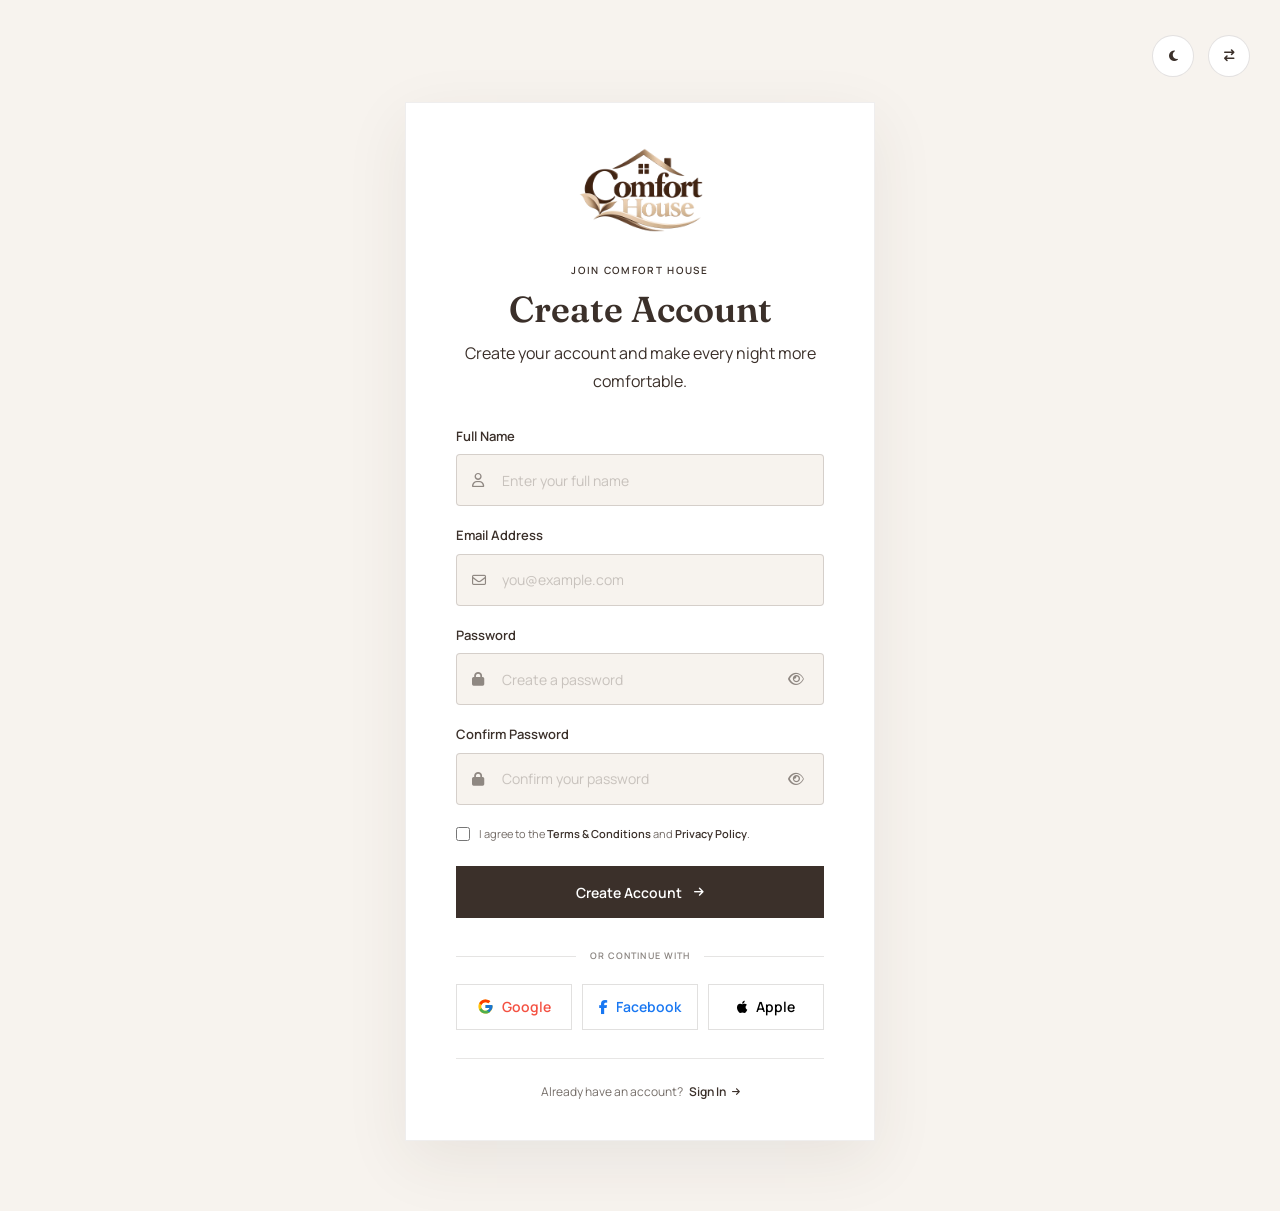
<file: register.html>
<!DOCTYPE html>
<html lang="en">

<head>
    <meta charset="UTF-8">
    <meta name="viewport" content="width=device-width, initial-scale=1.0">

    <title>Comfort House</title>

    <!-- Favicon -->
    <link rel="icon" type="image/png" href="images/logo.png">

    <!-- Google Fonts -->
    <link rel="preconnect" href="https://fonts.googleapis.com">
    <link rel="preconnect" href="https://fonts.gstatic.com" crossorigin>

    <link
        href="https://fonts.googleapis.com/css2?family=Fraunces:opsz,wght@9..144,500;9..144,600;9..144,700&family=Manrope:wght@400;500;600;700&display=swap"
        rel="stylesheet">

    <!-- Font Awesome -->
    <link rel="stylesheet" href="https://cdnjs.cloudflare.com/ajax/libs/font-awesome/6.7.2/css/all.min.css">

    <!-- Main CSS -->
    <link rel="stylesheet" href="css/style.css">
</head>

<body class="auth-body">


    <!-- =========================
     REGISTER PAGE
========================= -->

    <main class="auth-page">

        <!-- Top Controls -->
        <div class="auth-page-controls">

            <button type="button" class="auth-control-btn" id="darkModeToggle">
                <i class="fa-solid fa-moon"></i>
            </button>

            <button type="button" class="auth-control-btn" id="rtlToggle">
                <i class="fa-solid fa-arrow-right-arrow-left"></i>
            </button>

        </div>


        <!-- Register Card -->
        <div class="auth-card register-card">

            <!-- Logo -->
            <div class="auth-logo">
                <a href="index.html">
                    <img src="images/logo.png" alt="Comfort House">
                </a>
            </div>


            <!-- Heading -->
            <div class="auth-heading">

                <span>JOIN COMFORT HOUSE</span>

                <h1>Create Account</h1>

                <p>
                    Create your account and make every night more comfortable.
                </p>

            </div>


            <!-- Register Form -->
            <form class="auth-form">

                <!-- Full Name -->
                <div class="auth-form-group">

                    <label for="register-name">
                        Full Name
                    </label>

                    <div class="auth-input">

                        <i class="fa-regular fa-user"></i>

                        <input type="text" id="register-name" name="name" placeholder="Enter your full name" required>

                    </div>

                </div>


                <!-- Email -->
                <div class="auth-form-group">

                    <label for="register-email">
                        Email Address
                    </label>

                    <div class="auth-input">

                        <i class="fa-regular fa-envelope"></i>

                        <input type="email" id="register-email" name="email" placeholder="you@example.com" required>

                    </div>

                </div>


                <!-- Password -->
                <div class="auth-form-group">

                    <label for="register-password">
                        Password
                    </label>

                    <div class="auth-input">

                        <i class="fa-solid fa-lock"></i>

                        <input type="password" id="register-password" name="password" placeholder="Create a password"
                            required>

                        <button type="button" class="password-toggle" aria-label="Show password">
                            <i class="fa-regular fa-eye"></i>
                        </button>

                    </div>

                </div>


                <!-- Confirm Password -->
                <div class="auth-form-group">

                    <label for="confirm-password">
                        Confirm Password
                    </label>

                    <div class="auth-input">

                        <i class="fa-solid fa-lock"></i>

                        <input type="password" id="confirm-password" name="confirm-password"
                            placeholder="Confirm your password" required>

                        <button type="button" class="password-toggle" aria-label="Show password">
                            <i class="fa-regular fa-eye"></i>
                        </button>

                    </div>

                </div>


                <!-- Terms -->
                <label class="register-terms">

                    <input type="checkbox" required>

                    <span>
                        I agree to the
                        <a href="#">Terms & Conditions</a>
                        and
                        <a href="#">Privacy Policy</a>.
                    </span>

                </label>


                <!-- Submit -->
                <button type="submit" class="auth-submit">

                    Create Account

                    <i class="fa-solid fa-arrow-right"></i>

                </button>

            </form>


            <!-- Divider -->
            <div class="auth-divider">

                <span>OR CONTINUE WITH</span>

            </div>


            <!-- Social Login -->
            <div class="auth-socials">

                <a href="#" class="social-btn google-btn">

                    <img src="images/google-logo.svg" alt="Google">

                    <span>Google</span>

                </a>


                <a href="#" class="social-btn facebook-btn">

                    <i class="fa-brands fa-facebook-f"></i>

                    <span>Facebook</span>

                </a>


                <a href="#" class="social-btn apple-btn">

                    <i class="fa-brands fa-apple"></i>

                    <span>Apple</span>

                </a>

            </div>


            <!-- Login Link -->
            <div class="auth-register">

                <span>Already have an account?</span>

                <a href="login.html">

                    Sign In

                    <i class="fa-solid fa-arrow-right"></i>

                </a>

            </div>

        </div>

    </main>


    <script src="js/main.js"></script>

</body>

</html>
</file>
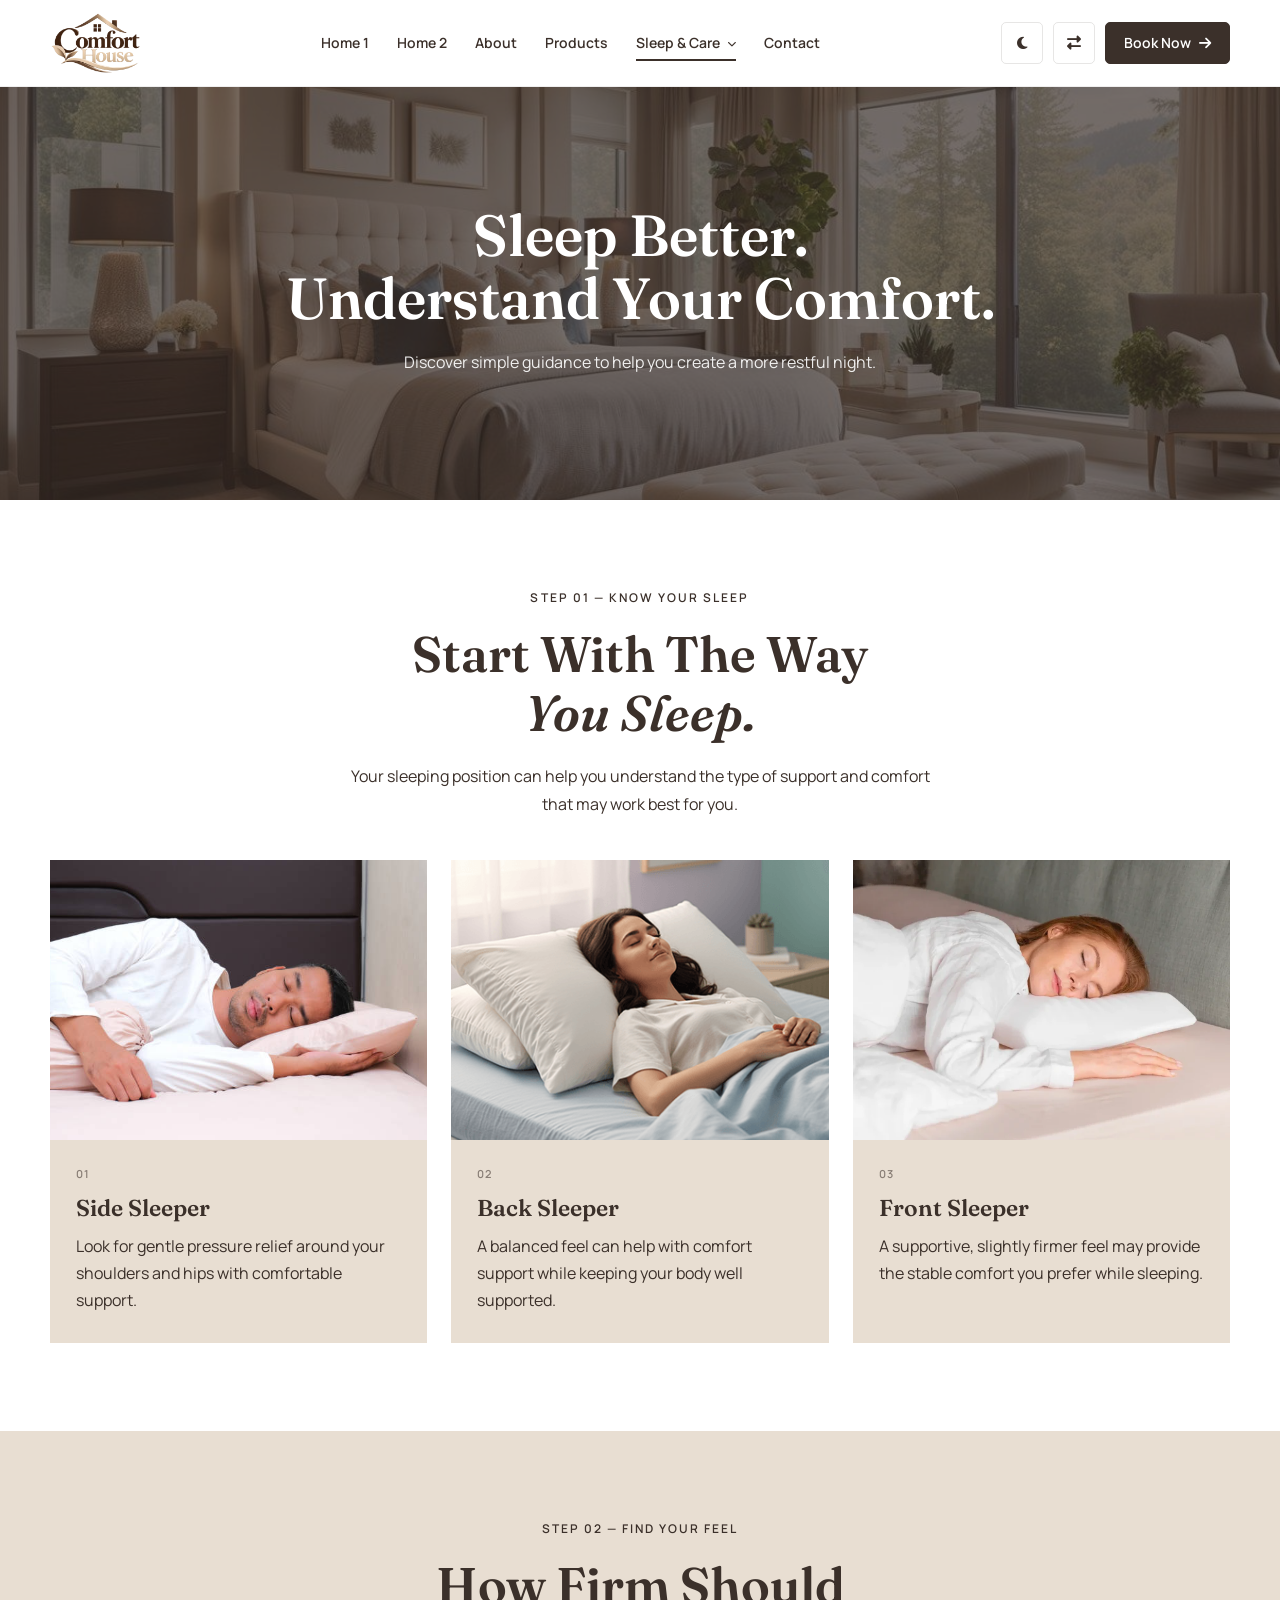
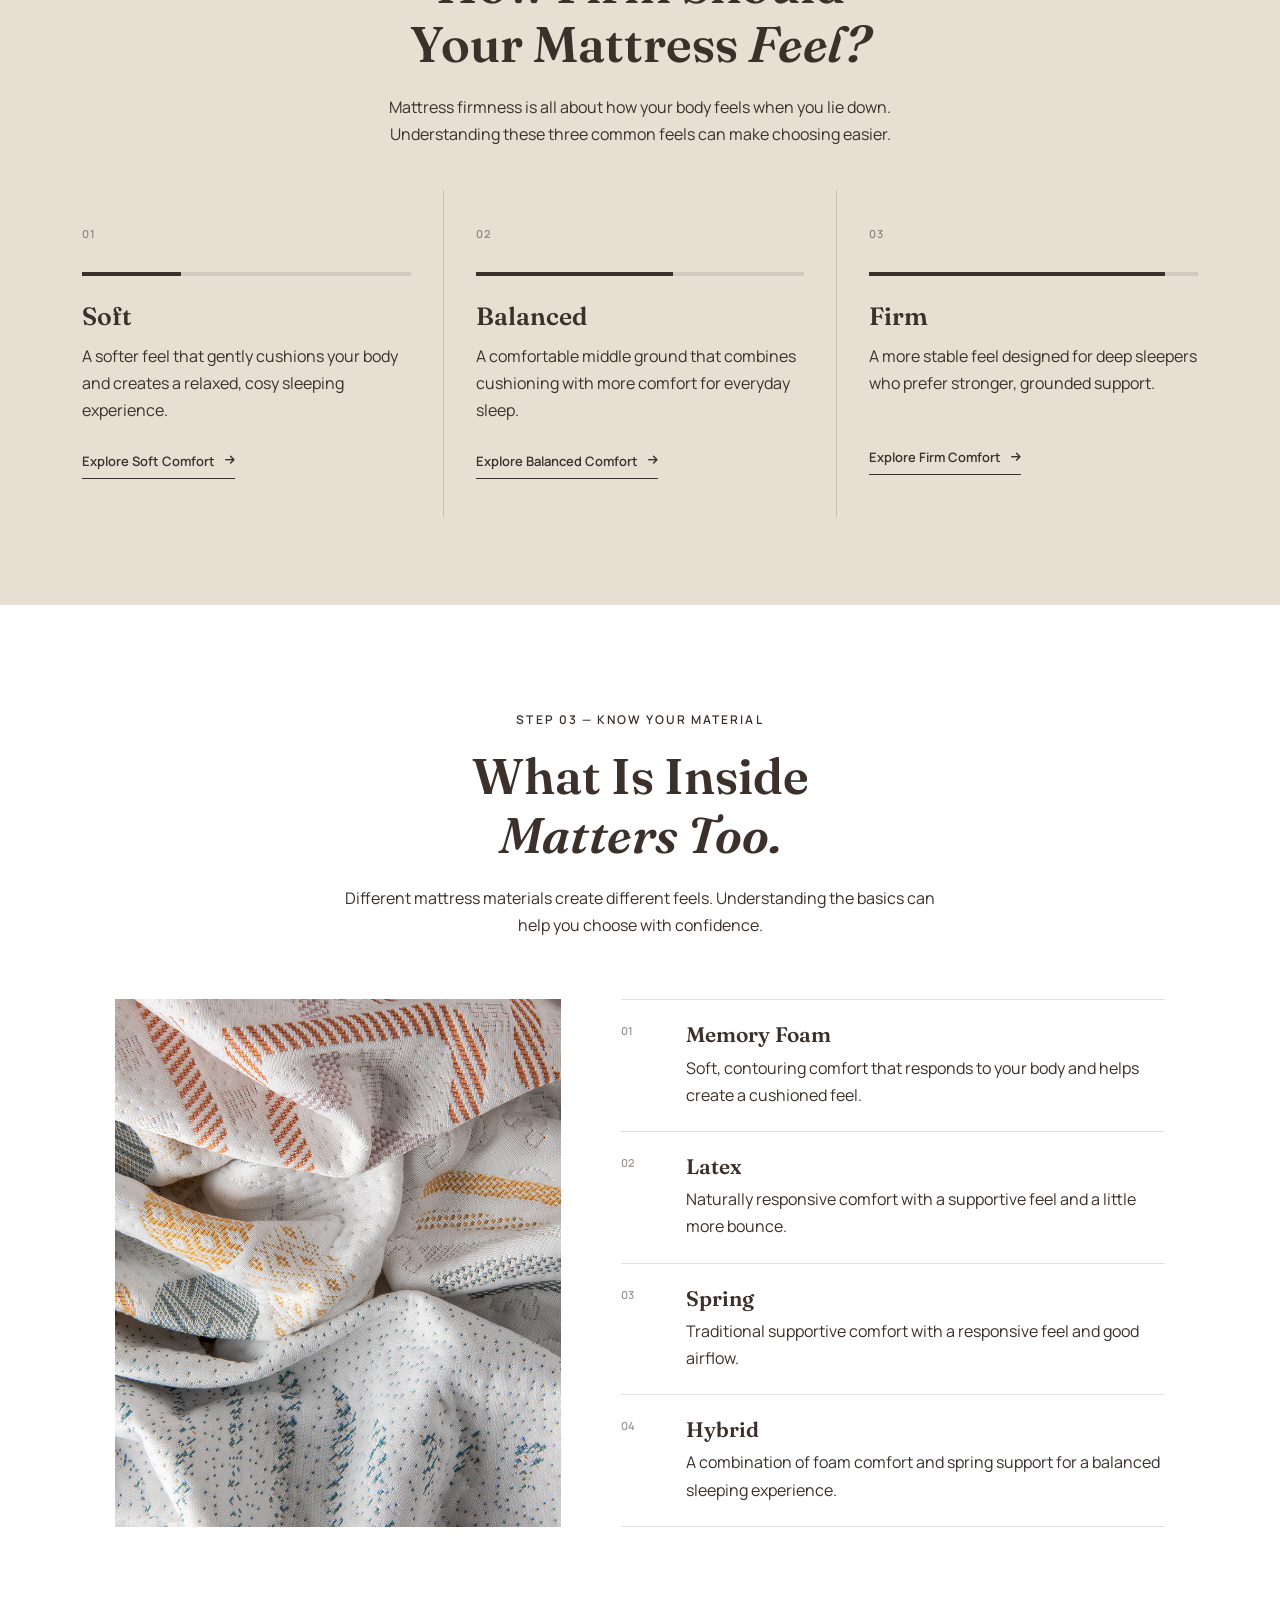
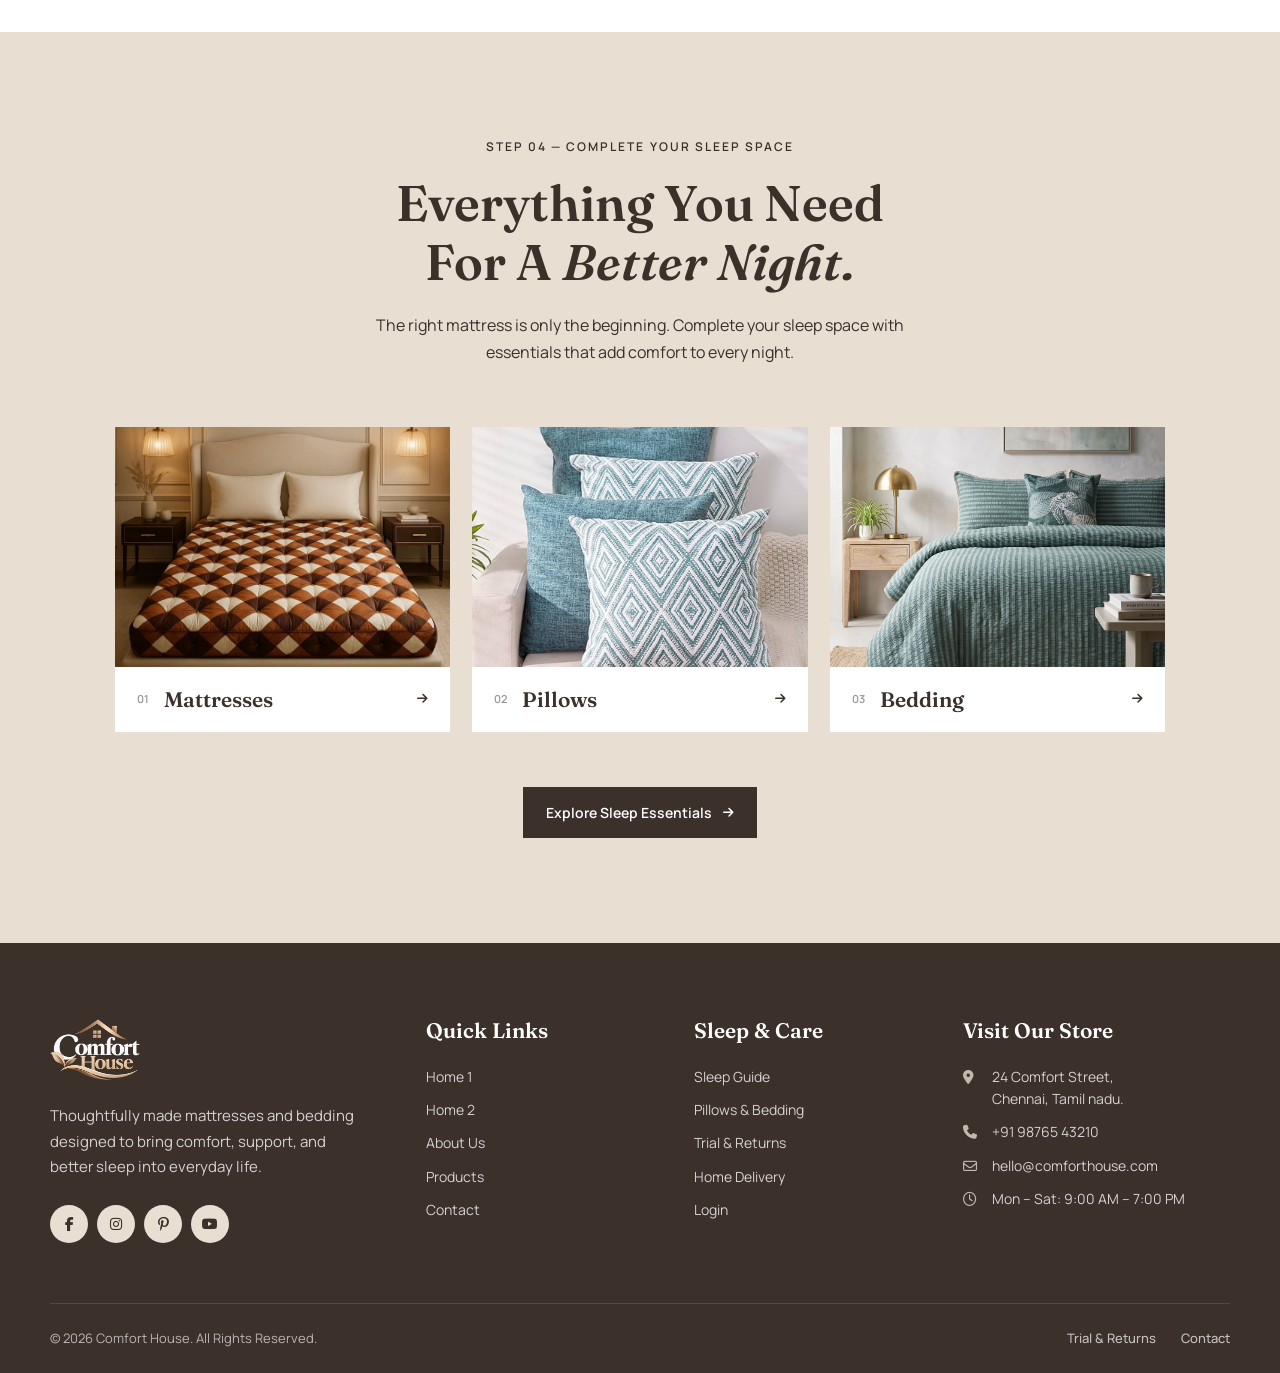
<file: sleep-guide.html>
<!DOCTYPE html>
<html lang="en">

<head>
    <meta charset="UTF-8">
    <meta name="viewport" content="width=device-width, initial-scale=1.0">

    <title>Comfort House</title>

    <!-- Favicon -->
    <link rel="icon" type="image/png" href="images/logo.png">

    <!-- Google Fonts -->
    <link rel="preconnect" href="https://fonts.googleapis.com">
    <link rel="preconnect" href="https://fonts.gstatic.com" crossorigin>

    <link
        href="https://fonts.googleapis.com/css2?family=Fraunces:opsz,wght@9..144,500;9..144,600;9..144,700&family=Manrope:wght@400;500;600;700&display=swap"
        rel="stylesheet">

    <!-- Font Awesome -->
    <link rel="stylesheet" href="https://cdnjs.cloudflare.com/ajax/libs/font-awesome/6.7.2/css/all.min.css">

    <!-- Main CSS -->
    <link rel="stylesheet" href="css/style.css">
</head>

<body>


    <!-- =========================================
     Header
========================================= -->

    <header class="site-header">
        <div class="container">
            <div class="header-wrapper">

                <!-- Logo -->
                <a href="index.html" class="site-logo">
                    <img src="images/logo.png" alt="Comfort House">
                </a>


                <!-- Desktop Navigation -->
                <nav class="main-nav" aria-label="Main Navigation">

                    <ul class="nav-list">

                        <li>
                            <a href="index.html">Home 1</a>
                        </li>

                        <li>
                            <a href="home-2.html">Home 2</a>
                        </li>

                        <li>
                            <a href="about.html">About</a>
                        </li>

                        <li>
                            <a href="products.html">Products</a>
                        </li>

                        <li class="has-dropdown">
                            <a href="#" class="dropdown-toggle active">
                                Sleep &amp; Care
                                <i class="fa-solid fa-chevron-down"></i>
                            </a>

                            <ul class="dropdown-menu">
                                <li>
                                    <a href="sleep-guide.html" class="active">Sleep Guide</a>
                                </li>

                                <li>
                                    <a href="pillows-bedding.html">
                                        Pillows &amp; Bedding
                                    </a>
                                </li>

                                <li>
                                    <a href="trial-returns.html">
                                        Trial Period &amp; Returns
                                    </a>
                                </li>

                                <li>
                                    <a href="home-delivery.html">
                                        Home Delivery
                                    </a>
                                </li>
                            </ul>
                        </li>

                        <li>
                            <a href="contact.html">Contact</a>
                        </li>

                    </ul>

                </nav>


                <!-- Desktop Actions -->
                <div class="header-actions">

                    <!-- Dark Mode -->
                    <button type="button" class="header-icon-btn theme-toggle" aria-label="Toggle dark mode"
                        title="Dark Mode">
                        <i class="fa-solid fa-moon"></i>
                    </button>

                    <!-- RTL -->
                    <button type="button" class="header-icon-btn rtl-toggle" aria-label="Toggle RTL mode"
                        title="RTL Mode">
                        <i class="fa-solid fa-right-left"></i>
                    </button>

                    <a href="booking.html" class="header-booking-btn">
                        Book Now
                        <i class="fa-solid fa-arrow-right"></i>
                    </a>


                </div>


                <!-- Mobile Menu Button -->
                <button type="button" class="menu-toggle" aria-label="Open menu" aria-expanded="false">
                    <i class="fa-solid fa-bars"></i>
                </button>

            </div>
        </div>


        <!-- Mobile Navigation -->
        <div class="mobile-menu">

            <div class="mobile-menu-inner">

                <nav class="mobile-nav" aria-label="Mobile Navigation">

                    <ul>

                        <li>
                            <a href="index.html">Home 1</a>
                        </li>

                        <li>
                            <a href="home-2.html">Home 2</a>
                        </li>

                        <li>
                            <a href="about.html">About</a>
                        </li>

                        <li>
                            <a href="products.html">Products</a>
                        </li>

                        <li class="mobile-dropdown">

                            <button type="button" class="mobile-dropdown-toggle" aria-expanded="false">
                                <span>Sleep &amp; Care</span>
                                <i class="fa-solid fa-chevron-down"></i>
                            </button>

                            <ul class="mobile-dropdown-menu">

                                <li>
                                    <a href="sleep-guide.html">
                                        Sleep Guide
                                    </a>
                                </li>

                                <li>
                                    <a href="pillows-bedding.html">
                                        Pillows &amp; Bedding
                                    </a>
                                </li>

                                <li>
                                    <a href="trial-returns.html">
                                        Trial Period &amp; Returns
                                    </a>
                                </li>

                                <li>
                                    <a href="home-delivery.html">
                                        Home Delivery
                                    </a>
                                </li>

                            </ul>

                        </li>

                        <li>
                            <a href="contact.html">Contact</a>
                        </li>

                    </ul>

                </nav>


                <!-- Mobile Actions -->
                <div class="mobile-actions">

                    <button type="button" class="mobile-action-btn theme-toggle">
                        <span>
                            <i class="fa-solid fa-moon"></i>
                            Dark Mode
                        </span>

                    </button>


                    <button type="button" class="mobile-action-btn rtl-toggle">
                        <span>
                            <i class="fa-solid fa-right-left"></i>
                            RTL Mode
                        </span>
                    </button>


                    <a href="booking.html" class="mobile-booking-btn">
                        Book Now
                        <i class="fa-solid fa-arrow-right"></i>
                    </a>

                </div>

            </div>

        </div>

    </header>

    <!-- =========================
     INNER PAGE HERO
========================= -->
    <section class="inner-page-hero sleep-banner">

        <div class="inner-page-hero-overlay"></div>

        <div class="inner-page-hero-content">
            <h1>Sleep Better. <br> Understand Your Comfort.</h1>
            <p>Discover simple guidance to help you create a more restful night.</p>
        </div>

    </section>

    <section class="sleep-position-section">
        <div class="container">

            <div class="sleep-position-heading">
                <span class="sleep-position-label">STEP 01 — KNOW YOUR SLEEP</span>

                <h2>
                    Start With The Way<br>
                    <em>You Sleep.</em>
                </h2>

                <p>
                    Your sleeping position can help you understand the type
                    of support and comfort that may work best for you.
                </p>
            </div>

            <div class="sleep-position-grid">

                <div class="sleep-position-item">
                    <div class="sleep-position-image">
                        <img src="images/side-sleeper.jpg" alt="Side sleeper">
                    </div>

                    <div class="sleep-position-content">
                        <span>01</span>
                        <h3>Side Sleeper</h3>
                        <p>
                            Look for gentle pressure relief around your
                            shoulders and hips with comfortable support.
                        </p>
                    </div>
                </div>

                <div class="sleep-position-item">
                    <div class="sleep-position-image">
                        <img src="images/back-sleeper.jpg" alt="Back sleeper">
                    </div>

                    <div class="sleep-position-content">
                        <span>02</span>
                        <h3>Back Sleeper</h3>
                        <p>
                            A balanced feel can help with comfort
                            support while keeping your body well supported.
                        </p>
                    </div>
                </div>

                <div class="sleep-position-item">
                    <div class="sleep-position-image">
                        <img src="images/front-sleeper.jpg" alt="Front sleeper">
                    </div>

                    <div class="sleep-position-content">
                        <span>03</span>
                        <h3>Front Sleeper</h3>
                        <p>
                            A supportive, slightly firmer feel may provide
                            the stable comfort you prefer while sleeping.
                        </p>
                    </div>
                </div>

            </div>

        </div>
    </section>

    <section class="sleep-firmness-section">
        <div class="container">

            <div class="sleep-firmness-heading">
                <span class="sleep-firmness-label">
                    STEP 02 — FIND YOUR FEEL
                </span>

                <h2>
                    How Firm Should<br>
                    Your Mattress <em>Feel?</em>
                </h2>

                <p>
                    Mattress firmness is all about how your body feels when
                    you lie down. Understanding these three common feels can
                    make choosing easier.
                </p>
            </div>

            <div class="sleep-firmness-options">

                <div class="sleep-firmness-option">
                    <div class="sleep-firmness-number">01</div>

                    <div class="sleep-firmness-bar">
                        <span></span>
                    </div>

                    <h3>Soft</h3>

                    <p>
                        A softer feel that gently cushions your body and
                        creates a relaxed, cosy sleeping experience.
                    </p>

                    <a href="#">
                        Explore Soft Comfort
                        <i class="fa-solid fa-arrow-right"></i>
                    </a>
                </div>


                <div class="sleep-firmness-option">
                    <div class="sleep-firmness-number">02</div>

                    <div class="sleep-firmness-bar">
                        <span></span>
                    </div>

                    <h3>Balanced</h3>

                    <p>
                        A comfortable middle ground that combines cushioning
                        with more comfort for everyday sleep.
                    </p>

                    <a href="#">
                        Explore Balanced Comfort
                        <i class="fa-solid fa-arrow-right"></i>
                    </a>
                </div>


                <div class="sleep-firmness-option">
                    <div class="sleep-firmness-number">03</div>

                    <div class="sleep-firmness-bar">
                        <span></span>
                    </div>

                    <h3>Firm</h3>

                    <p>
                        A more stable feel designed for deep sleepers who prefer
                        stronger, grounded support.
                    </p>

                    <a href="#">
                        Explore Firm Comfort
                        <i class="fa-solid fa-arrow-right"></i>
                    </a>
                </div>

            </div>

        </div>
    </section>

    <section class="sleep-material-section">
        <div class="container">

            <div class="sleep-material-heading">
                <span class="sleep-material-label">
                    STEP 03 — KNOW YOUR MATERIAL
                </span>

                <h2>
                    What Is Inside<br>
                    <em>Matters Too.</em>
                </h2>

                <p>
                    Different mattress materials create different feels.
                    Understanding the basics can help you choose with confidence.
                </p>
            </div>

            <div class="sleep-material-main">

                <div class="sleep-material-image">
                    <img src="images/mattress-material.jpg" alt="Mattress materials">
                </div>

                <div class="sleep-material-content">

                    <div class="sleep-material-item">
                        <span>01</span>

                        <div>
                            <h3>Memory Foam</h3>
                            <p>
                                Soft, contouring comfort that responds to your
                                body and helps create a cushioned feel.
                            </p>
                        </div>
                    </div>

                    <div class="sleep-material-item">
                        <span>02</span>

                        <div>
                            <h3>Latex</h3>
                            <p>
                                Naturally responsive comfort with a supportive
                                feel and a little more bounce.
                            </p>
                        </div>
                    </div>

                    <div class="sleep-material-item">
                        <span>03</span>

                        <div>
                            <h3>Spring</h3>
                            <p>
                                Traditional supportive comfort with a responsive
                                feel and good airflow.
                            </p>
                        </div>
                    </div>

                    <div class="sleep-material-item">
                        <span>04</span>

                        <div>
                            <h3>Hybrid</h3>
                            <p>
                                A combination of foam comfort and spring support
                                for a balanced sleeping experience.
                            </p>
                        </div>
                    </div>

                </div>

            </div>

        </div>
    </section>

    <section class="sleep-complete-section">
        <div class="container">

            <div class="sleep-complete-content">

                <span class="sleep-complete-label">
                    STEP 04 — COMPLETE YOUR SLEEP SPACE
                </span>

                <h2>
                    Everything You Need<br>
                    For A <em>Better Night.</em>
                </h2>

                <p>
                    The right mattress is only the beginning. Complete your
                    sleep space with essentials that add comfort to every night.
                </p>

            </div>

            <div class="sleep-complete-products">

                <a href="#" class="sleep-complete-product">
                    <div class="sleep-complete-product-image">
                        <img src="images/mat-card.png" alt="Mattresses">
                    </div>

                    <div class="sleep-complete-product-content">
                        <span>01</span>
                        <h3>Mattresses</h3>
                        <i class="fa-solid fa-arrow-right"></i>
                    </div>
                </a>

                <a href="#" class="sleep-complete-product">
                    <div class="sleep-complete-product-image">
                        <img src="images/pil-card.png" alt="Pillows">
                    </div>

                    <div class="sleep-complete-product-content">
                        <span>02</span>
                        <h3>Pillows</h3>
                        <i class="fa-solid fa-arrow-right"></i>
                    </div>
                </a>

                <a href="#" class="sleep-complete-product">
                    <div class="sleep-complete-product-image">
                        <img src="images/bed-card.png" alt="Bedding">
                    </div>

                    <div class="sleep-complete-product-content">
                        <span>03</span>
                        <h3>Bedding</h3>
                        <i class="fa-solid fa-arrow-right"></i>
                    </div>
                </a>

            </div>

            <div class="sleep-complete-cta">
                <a href="#">
                    Explore Sleep Essentials
                    <i class="fa-solid fa-arrow-right"></i>
                </a>
            </div>

        </div>
    </section>

    <!-- =========================================
     Footer
========================================= -->

    <footer class="site-footer">

        <div class="container">

            <div class="footer-top">

                <!-- Brand -->
                <div class="footer-brand">

                    <a href="index.html" class="footer-logo">
                        <img src="images/logo-white.png" alt="Comfort House">
                    </a>

                    <p>
                        Thoughtfully made mattresses and bedding designed
                        to bring comfort, support, and better sleep into
                        everyday life.
                    </p>

                    <div class="footer-socials">

                        <a href="#" aria-label="Facebook">
                            <i class="fa-brands fa-facebook-f"></i>
                        </a>

                        <a href="#" aria-label="Instagram">
                            <i class="fa-brands fa-instagram"></i>
                        </a>

                        <a href="#" aria-label="Pinterest">
                            <i class="fa-brands fa-pinterest-p"></i>
                        </a>

                        <a href="#" aria-label="YouTube">
                            <i class="fa-brands fa-youtube"></i>
                        </a>

                    </div>

                </div>


                <!-- Quick Links -->
                <div class="footer-column">

                    <h3>Quick Links</h3>

                    <ul>
                        <li>
                            <a href="home-1.html">Home 1</a>
                        </li>

                        <li>
                            <a href="home-2.html">Home 2</a>
                        </li>

                        <li>
                            <a href="about.html">About Us</a>
                        </li>

                        <li>
                            <a href="products.html">Products</a>
                        </li>

                        <li>
                            <a href="contact.html">Contact</a>
                        </li>
                    </ul>

                </div>


                <!-- Sleep & Care -->
                <div class="footer-column">

                    <h3>Sleep &amp; Care</h3>

                    <ul>
                        <li>
                            <a href="sleep-guide.html">Sleep Guide</a>
                        </li>

                        <li>
                            <a href="pillows-bedding.html">
                                Pillows &amp; Bedding
                            </a>
                        </li>

                        <li>
                            <a href="trial-returns.html">
                                Trial &amp; Returns
                            </a>
                        </li>

                        <li>
                            <a href="home-delivery.html">
                                Home Delivery
                            </a>
                        </li>

                        <li>
                            <a href="login.html">Login</a>
                        </li>
                    </ul>

                </div>


                <!-- Contact -->
                <div class="footer-column footer-contact">

                    <h3>Visit Our Store</h3>

                    <ul>

                        <li>
                            <i class="fa-solid fa-location-dot"></i>
                            <span>
                                24 Comfort Street,<br>
                                Chennai, Tamil nadu.
                            </span>
                        </li>

                        <li>
                            <i class="fa-solid fa-phone"></i>
                            <a href="tel:+919876543210">
                                +91 98765 43210
                            </a>
                        </li>

                        <li>
                            <i class="fa-regular fa-envelope"></i>
                            <a href="mailto:hello@comforthouse.com">
                                hello@comforthouse.com
                            </a>
                        </li>

                        <li>
                            <i class="fa-regular fa-clock"></i>
                            <span>
                                Mon – Sat: 9:00 AM – 7:00 PM
                            </span>
                        </li>

                    </ul>

                </div>

            </div>


            <!-- Footer Bottom -->
            <div class="footer-bottom">

                <p>
                    © 2026 Comfort House. All Rights Reserved.
                </p>

                <div class="footer-bottom-links">

                    <a href="trial-returns.html">
                        Trial &amp; Returns
                    </a>

                    <a href="contact.html">
                        Contact
                    </a>

                </div>

            </div>

        </div>

    </footer>

    <!-- Scroll To Top -->
    <button type="button" class="scroll-top" aria-label="Scroll to top">
        <i class="fa-solid fa-arrow-up"></i>
    </button>

    <script src="js/main.js"></script>

</body>

</html>
</file>
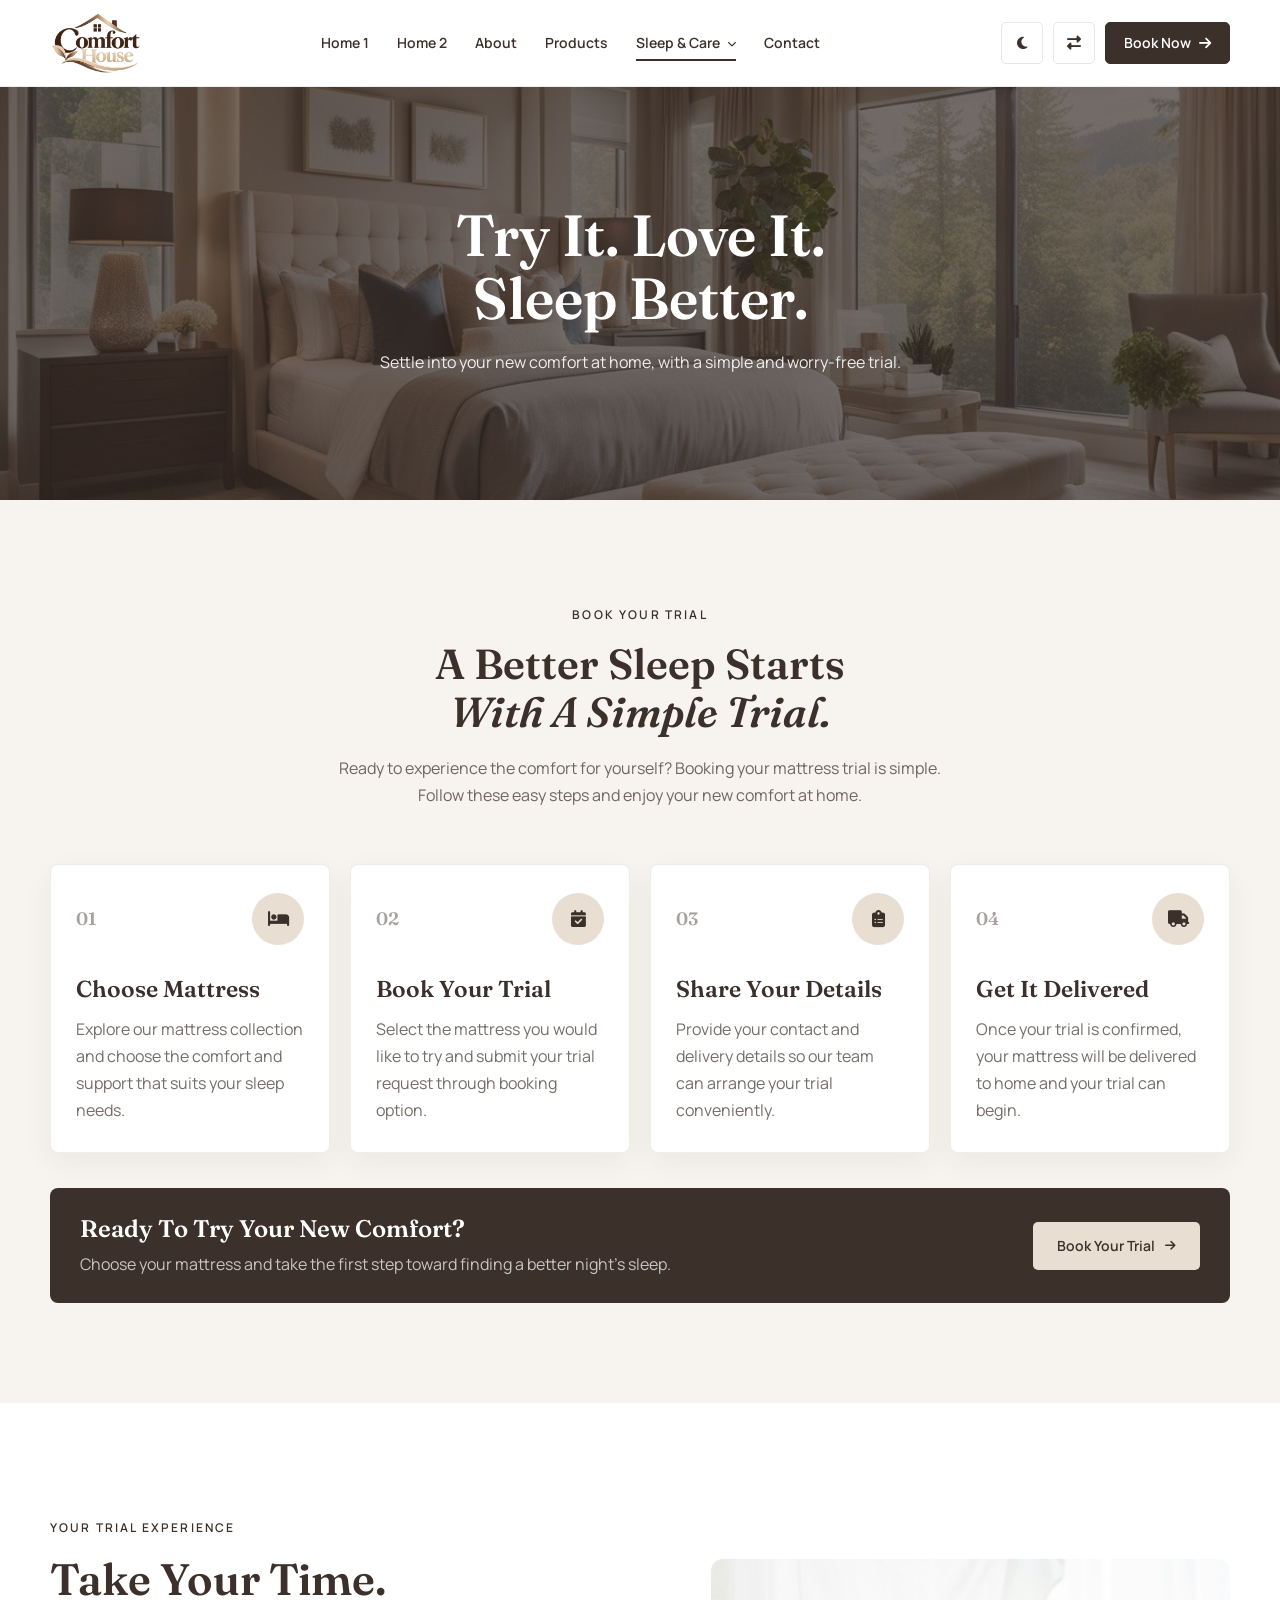
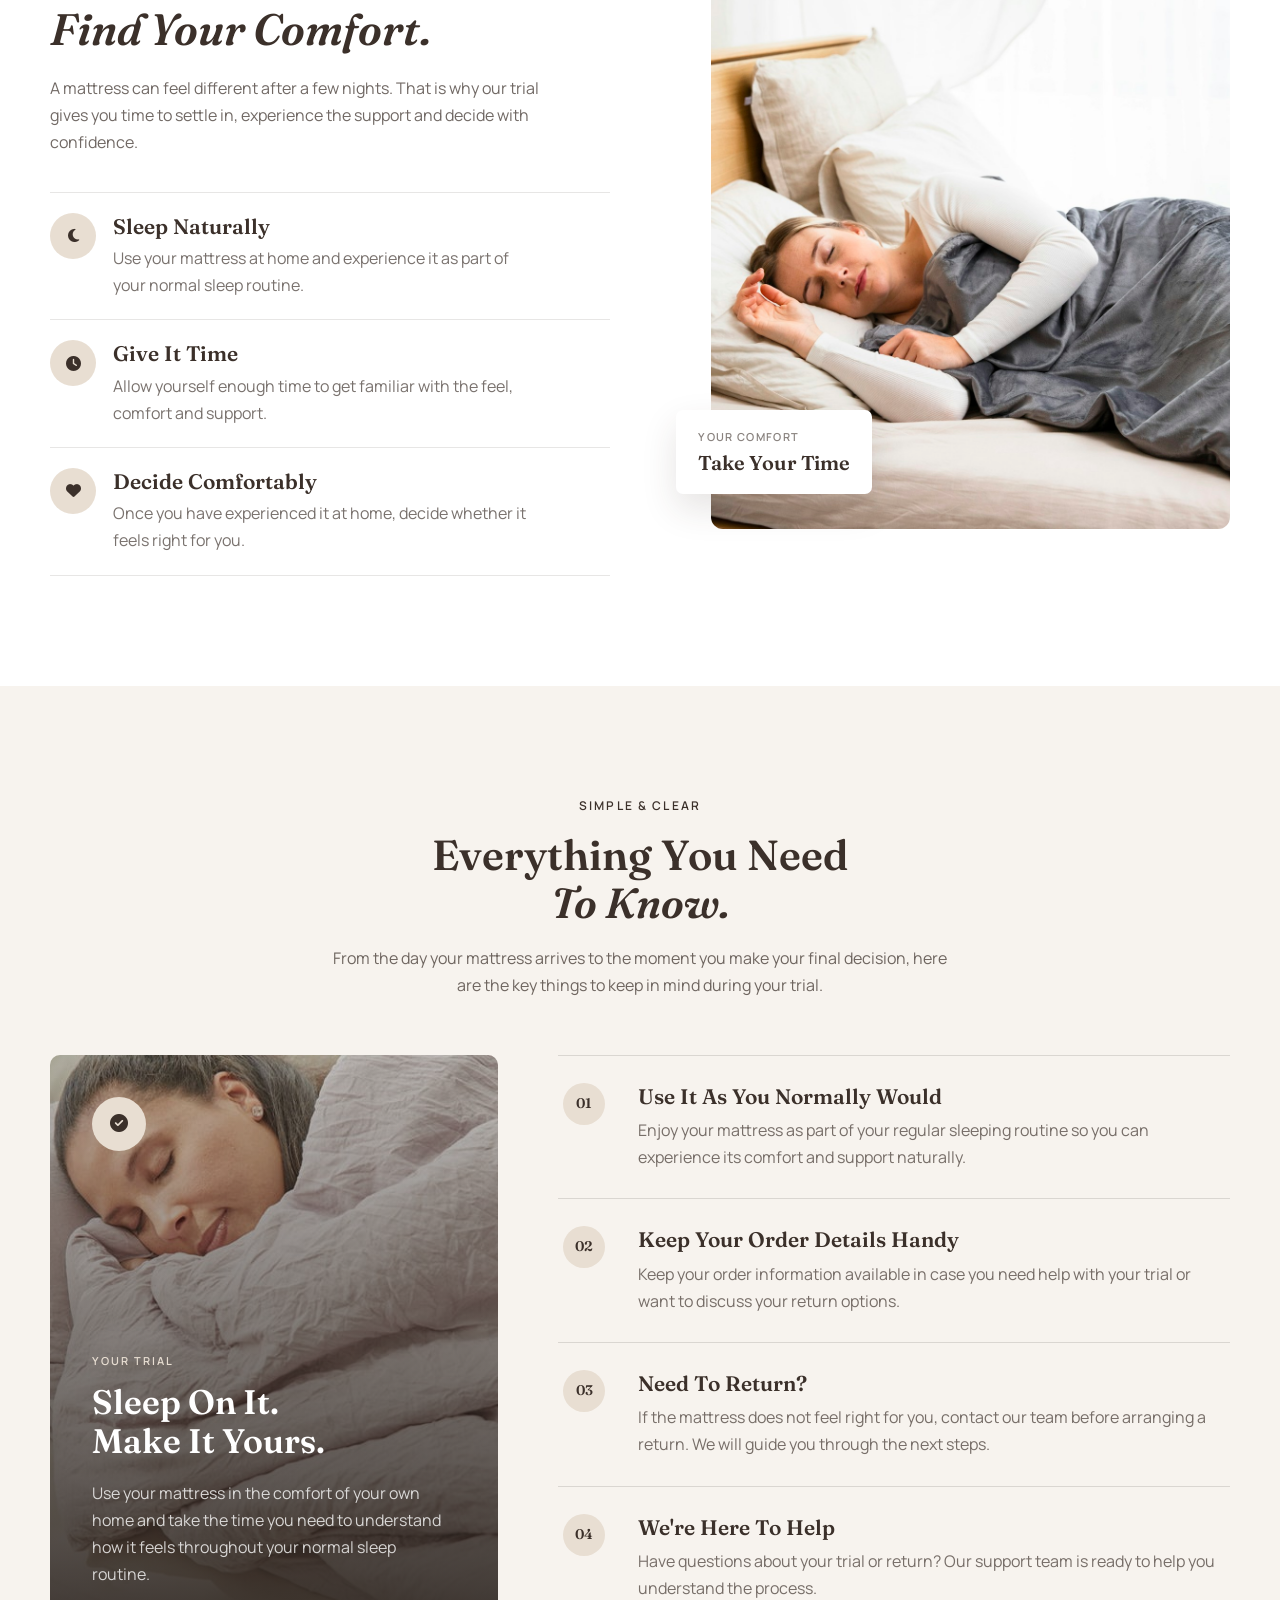
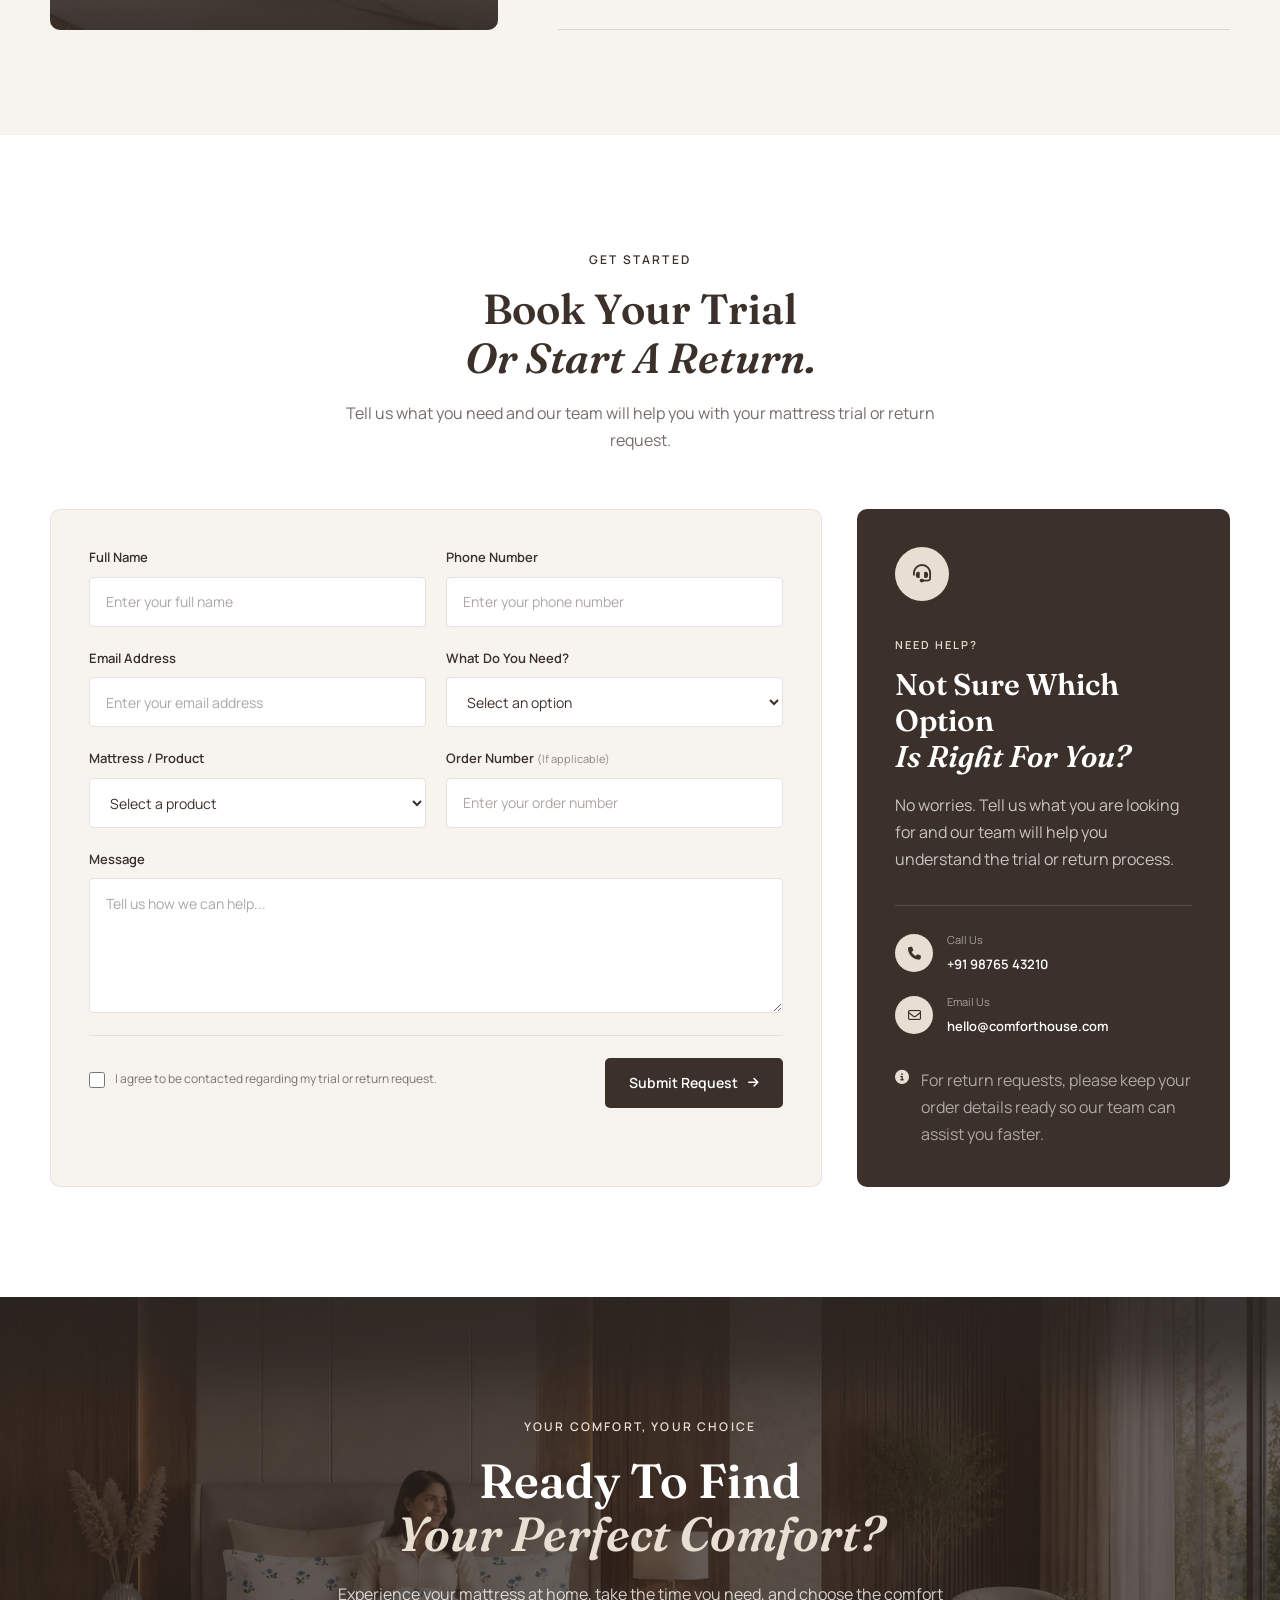
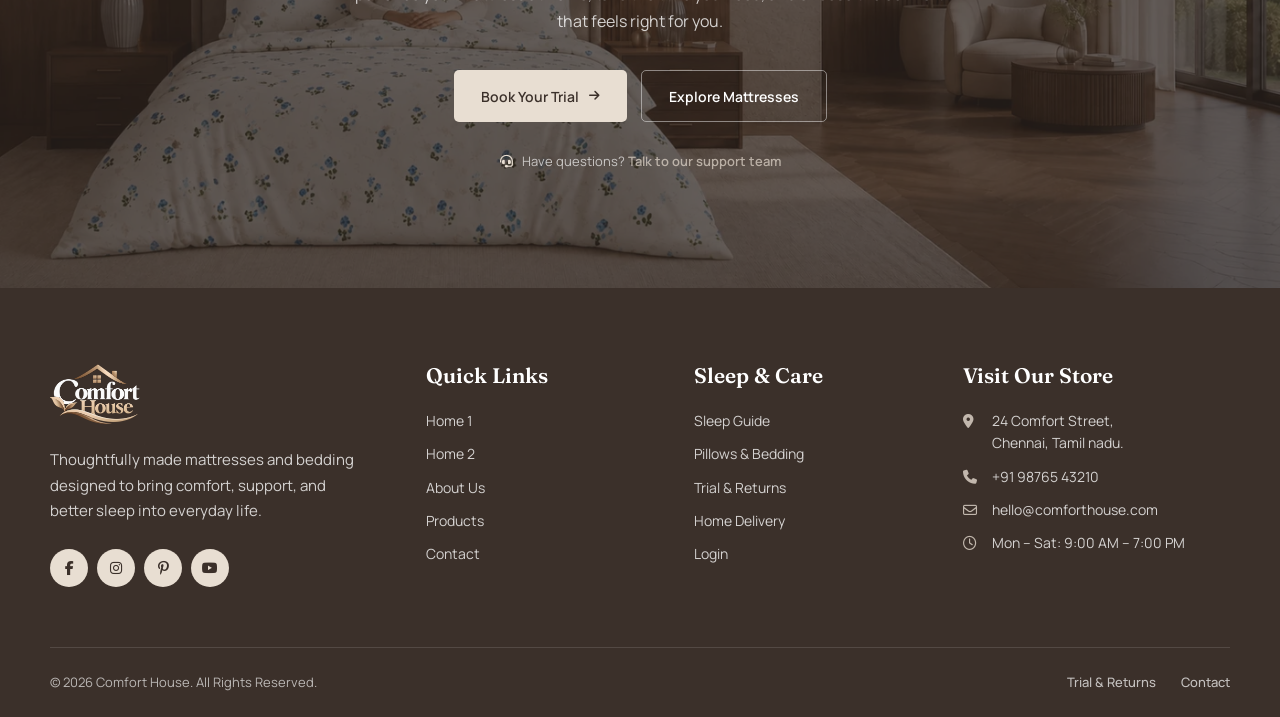
<file: trial-returns.html>
<!DOCTYPE html>
<html lang="en">

<head>
    <meta charset="UTF-8">
    <meta name="viewport" content="width=device-width, initial-scale=1.0">

    <title>Comfort House</title>

    <!-- Favicon -->
    <link rel="icon" type="image/png" href="images/logo.png">

    <!-- Google Fonts -->
    <link rel="preconnect" href="https://fonts.googleapis.com">
    <link rel="preconnect" href="https://fonts.gstatic.com" crossorigin>

    <link
        href="https://fonts.googleapis.com/css2?family=Fraunces:opsz,wght@9..144,500;9..144,600;9..144,700&family=Manrope:wght@400;500;600;700&display=swap"
        rel="stylesheet">

    <!-- Font Awesome -->
    <link rel="stylesheet" href="https://cdnjs.cloudflare.com/ajax/libs/font-awesome/6.7.2/css/all.min.css">

    <!-- Main CSS -->
    <link rel="stylesheet" href="css/style.css">
</head>

<body>


    <!-- =========================================
     Header
========================================= -->

    <header class="site-header">
        <div class="container">
            <div class="header-wrapper">

                <!-- Logo -->
                <a href="index.html" class="site-logo">
                    <img src="images/logo.png" alt="Comfort House">
                </a>


                <!-- Desktop Navigation -->
                <nav class="main-nav" aria-label="Main Navigation">

                    <ul class="nav-list">

                        <li>
                            <a href="index.html">Home 1</a>
                        </li>

                        <li>
                            <a href="home-2.html">Home 2</a>
                        </li>

                        <li>
                            <a href="about.html">About</a>
                        </li>

                        <li>
                            <a href="products.html">Products</a>
                        </li>

                        <li class="has-dropdown">
                            <a href="#" class="dropdown-toggle active">
                                Sleep &amp; Care
                                <i class="fa-solid fa-chevron-down"></i>
                            </a>

                            <ul class="dropdown-menu">
                                <li>
                                    <a href="sleep-guide.html">Sleep Guide</a>
                                </li>

                                <li>
                                    <a href="pillows-bedding.html">
                                        Pillows &amp; Bedding
                                    </a>
                                </li>

                                <li>
                                    <a href="trial-returns.html" class="active">
                                        Trial Period &amp; Returns
                                    </a>
                                </li>

                                <li>
                                    <a href="home-delivery.html">
                                        Home Delivery
                                    </a>
                                </li>
                            </ul>
                        </li>

                        <li>
                            <a href="contact.html">Contact</a>
                        </li>

                    </ul>

                </nav>


                <!-- Desktop Actions -->
                <div class="header-actions">

                    <!-- Dark Mode -->
                    <button type="button" class="header-icon-btn theme-toggle" aria-label="Toggle dark mode"
                        title="Dark Mode">
                        <i class="fa-solid fa-moon"></i>
                    </button>

                    <!-- RTL -->
                    <button type="button" class="header-icon-btn rtl-toggle" aria-label="Toggle RTL mode"
                        title="RTL Mode">
                        <i class="fa-solid fa-right-left"></i>
                    </button>

                    <a href="booking.html" class="header-booking-btn">
                        Book Now
                        <i class="fa-solid fa-arrow-right"></i>
                    </a>

                </div>


                <!-- Mobile Menu Button -->
                <button type="button" class="menu-toggle" aria-label="Open menu" aria-expanded="false">
                    <i class="fa-solid fa-bars"></i>
                </button>

            </div>
        </div>


        <!-- Mobile Navigation -->
        <div class="mobile-menu">

            <div class="mobile-menu-inner">

                <nav class="mobile-nav" aria-label="Mobile Navigation">

                    <ul>

                        <li>
                            <a href="index.html">Home 1</a>
                        </li>

                        <li>
                            <a href="home-2.html">Home 2</a>
                        </li>

                        <li>
                            <a href="about.html">About</a>
                        </li>

                        <li>
                            <a href="products.html">Products</a>
                        </li>

                        <li class="mobile-dropdown">

                            <button type="button" class="mobile-dropdown-toggle" aria-expanded="false">
                                <span>Sleep &amp; Care</span>
                                <i class="fa-solid fa-chevron-down"></i>
                            </button>

                            <ul class="mobile-dropdown-menu">

                                <li>
                                    <a href="sleep-guide.html">
                                        Sleep Guide
                                    </a>
                                </li>

                                <li>
                                    <a href="pillows-bedding.html">
                                        Pillows &amp; Bedding
                                    </a>
                                </li>

                                <li>
                                    <a href="trial-returns.html">
                                        Trial Period &amp; Returns
                                    </a>
                                </li>

                                <li>
                                    <a href="home-delivery.html">
                                        Home Delivery
                                    </a>
                                </li>

                            </ul>

                        </li>

                        <li>
                            <a href="contact.html">Contact</a>
                        </li>

                    </ul>

                </nav>


                <!-- Mobile Actions -->
                <div class="mobile-actions">

                    <button type="button" class="mobile-action-btn theme-toggle">
                        <span>
                            <i class="fa-solid fa-moon"></i>
                            Dark Mode
                        </span>

                    </button>


                    <button type="button" class="mobile-action-btn rtl-toggle">
                        <span>
                            <i class="fa-solid fa-right-left"></i>
                            RTL Mode
                        </span>
                    </button>


                    <a href="booking.html" class="mobile-booking-btn">
                        Book Now
                        <i class="fa-solid fa-arrow-right"></i>
                    </a>
                </div>

            </div>

        </div>

    </header>

    <!-- =========================
     INNER PAGE HERO
========================= -->
    <section class="inner-page-hero sleep-banner">

        <div class="inner-page-hero-overlay"></div>

        <div class="inner-page-hero-content">
            <h1>Try It. Love It. <br> Sleep Better.</h1>
            <p>Settle into your new comfort at home, with a simple and worry-free trial.</p>
        </div>

    </section>


    <!-- =========================================
     SECTION 2
     HOW TO BOOK YOUR TRIAL
========================================= -->
    <section class="trial-booking-section">

        <div class="container">

            <!-- Section Heading -->
            <div class="trial-booking-heading">

                <span class="trial-booking-label">
                    BOOK YOUR TRIAL
                </span>

                <h2>
                    A Better Sleep Starts
                    <em>With A Simple Trial.</em>
                </h2>

                <p>
                    Ready to experience the comfort for yourself?
                    Booking your mattress trial is simple. Follow these
                    easy steps and enjoy your new comfort at home.
                </p>

            </div>


            <!-- Booking Steps -->
            <div class="trial-booking-steps">

                <!-- Step 01 -->
                <div class="trial-booking-card">

                    <div class="trial-booking-card-top">
                        <span>01</span>

                        <div class="trial-booking-icon">
                            <i class="fa-solid fa-bed"></i>
                        </div>
                    </div>

                    <h3>Choose Mattress</h3>

                    <p>
                        Explore our mattress collection and choose the
                        comfort and support that suits your sleep needs.
                    </p>

                </div>


                <!-- Step 02 -->
                <div class="trial-booking-card">

                    <div class="trial-booking-card-top">
                        <span>02</span>

                        <div class="trial-booking-icon">
                            <i class="fa-solid fa-calendar-check"></i>
                        </div>
                    </div>

                    <h3>Book Your Trial</h3>

                    <p>
                        Select the mattress you would like to try and
                        submit your trial request through booking option.
                    </p>

                </div>


                <!-- Step 03 -->
                <div class="trial-booking-card">

                    <div class="trial-booking-card-top">
                        <span>03</span>

                        <div class="trial-booking-icon">
                            <i class="fa-solid fa-clipboard-list"></i>
                        </div>
                    </div>

                    <h3>Share Your Details</h3>

                    <p>
                        Provide your contact and delivery details so our
                        team can arrange your trial conveniently.
                    </p>

                </div>


                <!-- Step 04 -->
                <div class="trial-booking-card">

                    <div class="trial-booking-card-top">
                        <span>04</span>

                        <div class="trial-booking-icon">
                            <i class="fa-solid fa-truck"></i>
                        </div>
                    </div>

                    <h3>Get It Delivered</h3>

                    <p>
                        Once your trial is confirmed, your mattress will be
                        delivered to home and your trial can begin.
                    </p>

                </div>

            </div>


            <!-- Booking CTA -->
            <div class="trial-booking-action">

                <div class="trial-booking-action-content">

                    <h3>Ready To Try Your New Comfort?</h3>

                    <p>
                        Choose your mattress and take the first step toward
                        finding a better night's sleep.
                    </p>

                </div>

                <a href="products.html" class="trial-booking-btn">
                    Book Your Trial
                    <i class="fa-solid fa-arrow-right"></i>
                </a>

            </div>

        </div>

    </section>

    <!-- =========================================
     SECTION 3
     WHAT HAPPENS DURING YOUR TRIAL
========================================= -->
    <section class="trial-experience-section">

        <div class="container">

            <div class="trial-experience-layout">

                <!-- Left Content -->
                <div class="trial-experience-content">

                    <span class="trial-experience-label">
                        YOUR TRIAL EXPERIENCE
                    </span>

                    <h2>
                        Take Your Time.
                        <em>Find Your Comfort.</em>
                    </h2>

                    <p>
                        A mattress can feel different after a few nights.
                        That is why our trial gives you time to settle in,
                        experience the support and decide with confidence.
                    </p>

                    <div class="trial-experience-points">

                        <div class="trial-experience-point">
                            <div class="trial-experience-point-icon">
                                <i class="fa-solid fa-moon"></i>
                            </div>

                            <div>
                                <h3>Sleep Naturally</h3>
                                <p>
                                    Use your mattress at home and experience
                                    it as part of your normal sleep routine.
                                </p>
                            </div>
                        </div>


                        <div class="trial-experience-point">
                            <div class="trial-experience-point-icon">
                                <i class="fa-solid fa-clock"></i>
                            </div>

                            <div>
                                <h3>Give It Time</h3>
                                <p>
                                    Allow yourself enough time to get familiar
                                    with the feel, comfort and support.
                                </p>
                            </div>
                        </div>


                        <div class="trial-experience-point">
                            <div class="trial-experience-point-icon">
                                <i class="fa-solid fa-heart"></i>
                            </div>

                            <div>
                                <h3>Decide Comfortably</h3>
                                <p>
                                    Once you have experienced it at home,
                                    decide whether it feels right for you.
                                </p>
                            </div>
                        </div>

                    </div>

                </div>


                <!-- Right Visual -->
                <div class="trial-experience-visual">

                    <div class="trial-experience-image">
                        <img src="images/sleep-story-main.jpg" alt="Comfortable mattress trial experience">
                    </div>

                    <div class="trial-experience-badge">

                        <span>YOUR COMFORT</span>

                        <strong>
                            Take Your Time
                        </strong>

                    </div>

                </div>

            </div>

        </div>

    </section>

    <!-- =========================================
     SECTION 4
     TRIAL & RETURN GUIDELINES
========================================= -->
    <section class="trial-guidelines-section">

        <div class="container">

            <!-- Section Heading -->
            <div class="trial-guidelines-heading">

                <span class="trial-guidelines-label">
                    SIMPLE & CLEAR
                </span>

                <h2>
                    Everything You Need
                    <em>To Know.</em>
                </h2>

                <p>
                    From the day your mattress arrives to the moment you
                    make your final decision, here are the key things to keep
                    in mind during your trial.
                </p>

            </div>


            <!-- Guidelines -->
            <div class="trial-guidelines-layout">

                <!-- Left Feature -->
                <div class="trial-guidelines-feature">

                    <div class="trial-guidelines-feature-icon">
                        <i class="fa-solid fa-circle-check"></i>
                    </div>

                    <span>YOUR TRIAL</span>

                    <h3>
                        Sleep On It.
                        <br>
                        Make It Yours.
                    </h3>

                    <p>
                        Use your mattress in the comfort of your own home and
                        take the time you need to understand how it feels
                        throughout your normal sleep routine.
                    </p>

                </div>


                <!-- Right Information -->
                <div class="trial-guidelines-list">

                    <!-- Item 01 -->
                    <div class="trial-guidelines-item">

                        <div class="trial-guidelines-item-number">
                            01
                        </div>

                        <div class="trial-guidelines-item-content">

                            <h3>Use It As You Normally Would</h3>

                            <p>
                                Enjoy your mattress as part of your regular
                                sleeping routine so you can experience its
                                comfort and support naturally.
                            </p>

                        </div>

                    </div>


                    <!-- Item 02 -->
                    <div class="trial-guidelines-item">

                        <div class="trial-guidelines-item-number">
                            02
                        </div>

                        <div class="trial-guidelines-item-content">

                            <h3>Keep Your Order Details Handy</h3>

                            <p>
                                Keep your order information available in case
                                you need help with your trial or want to discuss
                                your return options.
                            </p>

                        </div>

                    </div>


                    <!-- Item 03 -->
                    <div class="trial-guidelines-item">

                        <div class="trial-guidelines-item-number">
                            03
                        </div>

                        <div class="trial-guidelines-item-content">

                            <h3>Need To Return?</h3>

                            <p>
                                If the mattress does not feel right for you,
                                contact our team before arranging a return.
                                We will guide you through the next steps.
                            </p>

                        </div>

                    </div>


                    <!-- Item 04 -->
                    <div class="trial-guidelines-item">

                        <div class="trial-guidelines-item-number">
                            04
                        </div>

                        <div class="trial-guidelines-item-content">

                            <h3>We're Here To Help</h3>

                            <p>
                                Have questions about your trial or return?
                                Our support team is ready to help you understand
                                the process.
                            </p>

                        </div>

                    </div>

                </div>

            </div>

        </div>

    </section>

    <!-- =========================================
     SECTION 5
     TRIAL & RETURN REQUEST FORM
========================================= -->
    <section class="trial-request-section">

        <div class="container">

            <div class="trial-request-heading">

                <span class="trial-request-label">
                    GET STARTED
                </span>

                <h2>
                    Book Your Trial
                    <em>Or Start A Return.</em>
                </h2>

                <p>
                    Tell us what you need and our team will help you with
                    your mattress trial or return request.
                </p>

            </div>


            <div class="trial-request-layout">

                <!-- Form -->
                <div class="trial-request-form-wrap">

                    <form class="trial-request-form">

                        <div class="trial-request-row">

                            <div class="trial-request-field">

                                <label for="trial-name">
                                    Full Name
                                </label>

                                <input type="text" id="trial-name" name="name" placeholder="Enter your full name"
                                    required>

                            </div>


                            <div class="trial-request-field">

                                <label for="trial-phone">
                                    Phone Number
                                </label>

                                <input type="tel" id="trial-phone" name="phone" placeholder="Enter your phone number"
                                    required>

                            </div>

                        </div>


                        <div class="trial-request-row">

                            <div class="trial-request-field">

                                <label for="trial-email">
                                    Email Address
                                </label>

                                <input type="email" id="trial-email" name="email" placeholder="Enter your email address"
                                    required>

                            </div>


                            <div class="trial-request-field">

                                <label for="trial-request-type">
                                    What Do You Need?
                                </label>

                                <select id="trial-request-type" name="request_type" required>

                                    <option value="" selected disabled>
                                        Select an option
                                    </option>

                                    <option value="book-trial">
                                        Book a Mattress Trial
                                    </option>

                                    <option value="return">
                                        Start a Return
                                    </option>

                                    <option value="trial-help">
                                        Help With My Trial
                                    </option>

                                </select>

                            </div>

                        </div>


                        <div class="trial-request-row">

                            <div class="trial-request-field">

                                <label for="trial-product">
                                    Mattress / Product
                                </label>

                                <select id="trial-product" name="product">

                                    <option value="" selected disabled>
                                        Select a product
                                    </option>

                                    <option value="comfort-mattress">
                                        Comfort Mattress
                                    </option>

                                    <option value="premium-mattress">
                                        Premium Mattress
                                    </option>

                                    <option value="support-mattress">
                                        Support Mattress
                                    </option>

                                    <option value="not-sure">
                                        I'm Not Sure
                                    </option>

                                </select>

                            </div>


                            <div class="trial-request-field">

                                <label for="trial-order">
                                    Order Number
                                    <span>(If applicable)</span>
                                </label>

                                <input type="text" id="trial-order" name="order_number"
                                    placeholder="Enter your order number">

                            </div>

                        </div>


                        <div class="trial-request-field">

                            <label for="trial-message">
                                Message
                            </label>

                            <textarea id="trial-message" name="message" rows="5"
                                placeholder="Tell us how we can help..."></textarea>

                        </div>


                        <div class="trial-request-bottom">

                            <label class="trial-request-check">

                                <input type="checkbox" required>

                                <span>
                                    I agree to be contacted regarding my
                                    trial or return request.
                                </span>

                            </label>


                            <button type="submit" class="trial-request-submit">
                                Submit Request
                                <i class="fa-solid fa-arrow-right"></i>
                            </button>

                        </div>

                    </form>

                </div>


                <!-- Side Information -->
                <div class="trial-request-info">

                    <div class="trial-request-info-icon">
                        <i class="fa-solid fa-headset"></i>
                    </div>

                    <span>NEED HELP?</span>

                    <h3>
                        Not Sure Which Option
                        <em>Is Right For You?</em>
                    </h3>

                    <p>
                        No worries. Tell us what you are looking for and
                        our team will help you understand the trial or
                        return process.
                    </p>


                    <div class="trial-request-contact">

                        <div class="trial-request-contact-item">

                            <i class="fa-solid fa-phone"></i>

                            <div>
                                <small>Call Us</small>
                                <strong>+91 98765 43210</strong>
                            </div>

                        </div>


                        <div class="trial-request-contact-item">

                            <i class="fa-regular fa-envelope"></i>

                            <div>
                                <small>Email Us</small>
                                <strong>hello@comforthouse.com</strong>
                            </div>

                        </div>

                    </div>


                    <div class="trial-request-note">

                        <i class="fa-solid fa-circle-info"></i>

                        <p>
                            For return requests, please keep your order
                            details ready so our team can assist you faster.
                        </p>

                    </div>

                </div>

            </div>

        </div>

    </section>

    <!-- =========================================
     SECTION 6
     FINAL TRIAL CTA
========================================= -->
    <section class="trial-action-cta-section">

        <div class="trial-action-cta-overlay"></div>

        <div class="container">

            <div class="trial-action-cta-content">

                <span class="trial-action-cta-label">
                    YOUR COMFORT, YOUR CHOICE
                </span>

                <h2>
                    Ready To Find
                    <em>Your Perfect Comfort?</em>
                </h2>

                <p>
                    Experience your mattress at home, take the time you need,
                    and choose the comfort that feels right for you.
                </p>


                <div class="trial-action-cta-buttons">

                    <a href="#trial-request" class="trial-action-cta-primary">
                        Book Your Trial
                        <i class="fa-solid fa-arrow-right"></i>
                    </a>

                    <a href="products.html" class="trial-action-cta-secondary">
                        Explore Mattresses
                    </a>

                </div>


                <div class="trial-action-cta-help">

                    <i class="fa-solid fa-headset"></i>

                    <span>
                        Have questions?
                        <a href="contact.html">Talk to our support team</a>
                    </span>

                </div>

            </div>

        </div>

    </section>

    <!-- =========================================
     Footer
========================================= -->

    <footer class="site-footer">

        <div class="container">

            <div class="footer-top">

                <!-- Brand -->
                <div class="footer-brand">

                    <a href="index.html" class="footer-logo">
                        <img src="images/logo-white.png" alt="Comfort House">
                    </a>

                    <p>
                        Thoughtfully made mattresses and bedding designed
                        to bring comfort, support, and better sleep into
                        everyday life.
                    </p>

                    <div class="footer-socials">

                        <a href="#" aria-label="Facebook">
                            <i class="fa-brands fa-facebook-f"></i>
                        </a>

                        <a href="#" aria-label="Instagram">
                            <i class="fa-brands fa-instagram"></i>
                        </a>

                        <a href="#" aria-label="Pinterest">
                            <i class="fa-brands fa-pinterest-p"></i>
                        </a>

                        <a href="#" aria-label="YouTube">
                            <i class="fa-brands fa-youtube"></i>
                        </a>

                    </div>

                </div>


                <!-- Quick Links -->
                <div class="footer-column">

                    <h3>Quick Links</h3>

                    <ul>
                        <li>
                            <a href="home-1.html">Home 1</a>
                        </li>

                        <li>
                            <a href="home-2.html">Home 2</a>
                        </li>

                        <li>
                            <a href="about.html">About Us</a>
                        </li>

                        <li>
                            <a href="products.html">Products</a>
                        </li>

                        <li>
                            <a href="contact.html">Contact</a>
                        </li>
                    </ul>

                </div>


                <!-- Sleep & Care -->
                <div class="footer-column">

                    <h3>Sleep &amp; Care</h3>

                    <ul>
                        <li>
                            <a href="sleep-guide.html">Sleep Guide</a>
                        </li>

                        <li>
                            <a href="pillows-bedding.html">
                                Pillows &amp; Bedding
                            </a>
                        </li>

                        <li>
                            <a href="trial-returns.html">
                                Trial &amp; Returns
                            </a>
                        </li>

                        <li>
                            <a href="home-delivery.html">
                                Home Delivery
                            </a>
                        </li>

                        <li>
                            <a href="login.html">Login</a>
                        </li>
                    </ul>

                </div>


                <!-- Contact -->
                <div class="footer-column footer-contact">

                    <h3>Visit Our Store</h3>

                    <ul>

                        <li>
                            <i class="fa-solid fa-location-dot"></i>
                            <span>
                                24 Comfort Street,<br>
                                Chennai, Tamil nadu.
                            </span>
                        </li>

                        <li>
                            <i class="fa-solid fa-phone"></i>
                            <a href="tel:+919876543210">
                                +91 98765 43210
                            </a>
                        </li>

                        <li>
                            <i class="fa-regular fa-envelope"></i>
                            <a href="mailto:hello@comforthouse.com">
                                hello@comforthouse.com
                            </a>
                        </li>

                        <li>
                            <i class="fa-regular fa-clock"></i>
                            <span>
                                Mon – Sat: 9:00 AM – 7:00 PM
                            </span>
                        </li>

                    </ul>

                </div>

            </div>


            <!-- Footer Bottom -->
            <div class="footer-bottom">

                <p>
                    © 2026 Comfort House. All Rights Reserved.
                </p>

                <div class="footer-bottom-links">

                    <a href="trial-returns.html">
                        Trial &amp; Returns
                    </a>

                    <a href="contact.html">
                        Contact
                    </a>

                </div>

            </div>

        </div>

    </footer>

    <!-- Scroll To Top -->
    <button type="button" class="scroll-top" aria-label="Scroll to top">
        <i class="fa-solid fa-arrow-up"></i>
    </button>

    <script src="js/main.js"></script>

</body>

</html>
</file>
